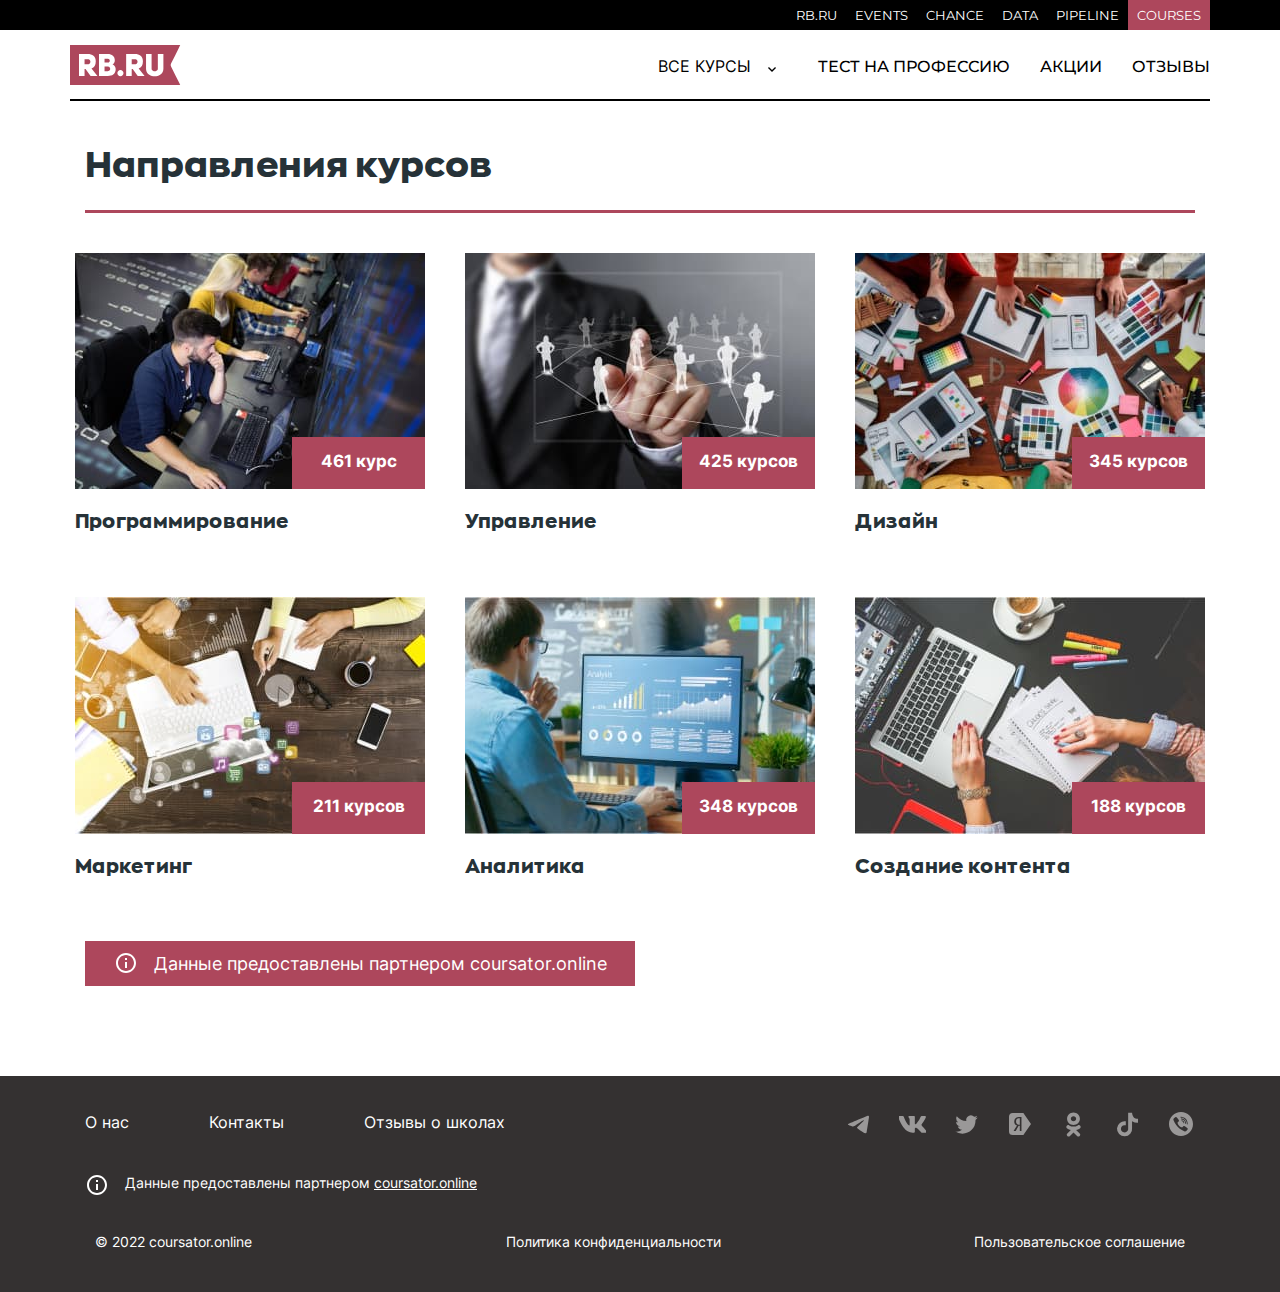
<file: index.html>
<!DOCTYPE html>
<html lang="ru">

<head>
    <meta charset="UTF-8">
    <meta http-equiv="X-UA-Compatible" content="IE=edge">
    <meta name="viewport" content="width=device-width, initial-scale=1.0">
    <title>RB</title>
    <link rel="stylesheet" href="css/style.css">
    <script src="https://ajax.googleapis.com/ajax/libs/jquery/2.2.0/jquery.min.js"></script>
</head>

<body>
    <header class="header">
        <div class="header__wrapper">
            <div class="header__top">
                <ul class="header__top-list">
                    <li class="header__top-item">
                        <a class="header__top-link" href="">RB.RU</a>
                    </li>
                    <li class="header__top-item">
                        <a class="header__top-link" href="">EVENTS</a>
                    </li>
                    <li class="header__top-item">
                        <a class="header__top-link" href="">CHANCE</a>
                    </li>
                    <li class="header__top-item">
                        <a class="header__top-link" href="">data</a>
                    </li>
                    <li class="header__top-item">
                        <a class="header__top-link" href="">PIPELINE</a>
                    </li>
                    <li class="header__top-item header__top-item-active">
                        <a class="header__top-link" href="">courses</a>
                    </li>
                </ul>
            </div>
            <div class="heading">
                <div class="logo">
                    <a href="#">
                        <img src="images/logo.svg" alt="logo">
                    </a>
                </div>
                <nav class="menu" id="menuBox">
                    <div class="heading__links">
                        <a class="heading__links-link" href="">Тест на профессию</a>
                        <a class="heading__links-link" href="">Акции</a>
                        <a class="heading__links-link" href="">Отзывы</a>
                    </div>
                    <div class="heading__button">
                        <div class="heading__button-head">
                            <button onclick="allFunction()" class="heading__button-head dropbtn">Все курсы
                                <img class="arrow" src="images/arrow.svg" alt="arrow">
                            </button>
                        </div>
                        <div id="myDropdown" class="dropdown-content">
                            <div class="dropdown-content__left" id="dropdownContentL">
                                <button onclick="listFunction()"
                                    class="dropdown-content__btn dropdown-content__btn-active">
                                    Программирование
                                    <svg class="dropdown-content__btn-icon" width="9" height="14" viewBox="0 0 9 14"
                                        xmlns="http://www.w3.org/2000/svg">
                                        <path
                                            d="M0.986084 12.355L5.9394 7L0.986084 1.645L2.51101 -1.19209e-07L9.00007 7L2.51101 14L0.986084 12.355Z" />
                                    </svg>
                                </button>
                                <button class="dropdown-content__btn">
                                    Управление
                                    <svg class="dropdown-content__btn-icon" width="9" height="14" viewBox="0 0 9 14"
                                        fill="none" xmlns="http://www.w3.org/2000/svg">
                                        <path
                                            d="M0.986084 12.355L5.9394 7L0.986084 1.645L2.51101 -1.19209e-07L9.00007 7L2.51101 14L0.986084 12.355Z" />
                                    </svg>
                                </button>
                                <button class="dropdown-content__btn">
                                    Дизайн
                                    <svg class="dropdown-content__btn-icon" width="9" height="14" viewBox="0 0 9 14"
                                        fill="none" xmlns="http://www.w3.org/2000/svg">
                                        <path
                                            d="M0.986084 12.355L5.9394 7L0.986084 1.645L2.51101 -1.19209e-07L9.00007 7L2.51101 14L0.986084 12.355Z" />
                                    </svg>
                                </button>
                                <button class="dropdown-content__btn">
                                    Маркетинг
                                    <svg class="dropdown-content__btn-icon" width="9" height="14" viewBox="0 0 9 14"
                                        fill="none" xmlns="http://www.w3.org/2000/svg">
                                        <path
                                            d="M0.986084 12.355L5.9394 7L0.986084 1.645L2.51101 -1.19209e-07L9.00007 7L2.51101 14L0.986084 12.355Z" />
                                    </svg>
                                </button>
                                <button class="dropdown-content__btn">
                                    Аналитика
                                    <svg class="dropdown-content__btn-icon" width="9" height="14" viewBox="0 0 9 14"
                                        fill="none" xmlns="http://www.w3.org/2000/svg">
                                        <path
                                            d="M0.986084 12.355L5.9394 7L0.986084 1.645L2.51101 -1.19209e-07L9.00007 7L2.51101 14L0.986084 12.355Z" />
                                    </svg>
                                </button>
                                <button class="dropdown-content__btn">
                                    Создание контента
                                    <svg class="dropdown-content__btn-icon" width="9" height="14" viewBox="0 0 9 14"
                                        fill="none" xmlns="http://www.w3.org/2000/svg">
                                        <path
                                            d="M0.986084 12.355L5.9394 7L0.986084 1.645L2.51101 -1.19209e-07L9.00007 7L2.51101 14L0.986084 12.355Z" />
                                    </svg>
                                </button>
                            </div>
                            <div class="dropdown-content__right" id="dropdownContentR">
                                <button class="dropdown-content-right-back" onclick="backDropdownContent()">
                                    <img class="dropdown-content-right-back-icon" src="images/arrow-back.svg"
                                        alt="back">
                                    <span class="dropdown-content-right-back-text">Назад</span>
                                </button>
                                <div class="dropdown-content-right-inner">
                                    <a href="" class="dropdown-content-link">Все курсы по программированию</a>
                                    <a href="" class="dropdown-content-link">Web-разработка</a>
                                    <a href="" class="dropdown-content-link">Python-разработка</a>
                                    <a href="" class="dropdown-content-link">JavaScript-разработка</a>
                                    <a href="" class="dropdown-content-link">Мобильная разработка</a>
                                    <a href="" class="dropdown-content-link">Frontend-разработка</a>
                                    <a href="" class="dropdown-content-link"> Системное администрирование</a>
                                    <a href="" class="dropdown-content-link">Разработка игр</a>
                                    <a href="" class="dropdown-content-link">Java-разработка</a>
                                    <a href="" class="dropdown-content-link">Верстка на HTML/CSS</a>
                                    <a href="" class="dropdown-content-link">PHP-разработка</a>
                                    <a href="" class="dropdown-content-link">QA-тестирование</a>
                                    <a href="" class="dropdown-content-link">Android-разработка</a>
                                    <a href="" class="dropdown-content-link">IOS-разработка</a>
                                    <a href="" class="dropdown-content-link">Разработка игр на Unity</a>
                                    <a href="" class="dropdown-content-link">Фреймворк ReactJS</a>
                                    <a href="" class="dropdown-content-link">DevOps</a>
                                    <a href="" class="dropdown-content-link">Разработка на C#</a>
                                    <a href="" class="dropdown-content-link">Информационная безопасность</a>
                                    <a href="" class="dropdown-content-link">Разработка игр на Unreal Engine</a>
                                    <a href="" class="dropdown-content-link">Фреймворк Django</a>
                                    <a href="" class="dropdown-content-link">Фреймворк Spring</a>
                                </div>
                            </div>
                        </div>
                    </div>
                </nav>
                <button onclick="menuFunction()" class="hamburger-menu" id="hamburgerMenu">
                    <span></span>
                    <span></span>
                    <span></span>
                </button>
            </div>
        </div>
    </header>
    <main class="main">
        <div class="container">
            <h1 class="title">
                Направления курсов
            </h1>
            <div class="categories">
                <div class="categories__item">
                    <a href="#" class="categories__link">
                        <div class="categories__wrapper">
                            <img class="categories__image" src="images/directions1.jpg" alt="Программирование">
                            <div class="categories__count">461 курс</div>
                        </div>
                        <span class="categories__name">Программирование</span>
                    </a>
                </div>
                <div class="categories__item">
                    <a href="" class="categories__link">
                        <div class="categories__wrapper">
                            <img class="categories__image" src="images/directions2.jpg" alt="Управление">
                            <div class="categories__count">425 курсов</div>
                        </div>
                        <span href="" class="categories__name">Управление</span>
                    </a>

                </div>
                <div class="categories__item">
                    <a href="" class="categories__link">
                        <div class="categories__wrapper">
                            <img class="categories__image" src="images/directions3.jpg" alt="Дизайн">
                            <div class="categories__count">345 курсов</div>
                        </div>
                        <span href="" class="categories__name">Дизайн</span>
                    </a>
                </div>
                <div class="categories__item">
                    <a href="" class="categories__link">
                        <div class="categories__wrapper">
                            <img class="categories__image" src="images/directions4.jpg" alt="Маркетинг">
                            <div class="categories__count">211 курсов</div>
                        </div>
                        <span href="" class="categories__name">Маркетинг</span>
                    </a>
                </div>
                <div class="categories__item">
                    <a href="" class="categories__link">
                        <div class="categories__wrapper">
                            <img class="categories__image" src="images/directions5.jpg" alt="Аналитика">
                            <div class="categories__count">348 курсов</div>
                        </div>
                        <span href="" class="categories__name">Аналитика</span>
                    </a>
                </div>
                <div class="categories__item">
                    <a href="" class="categories__link">
                        <div class="categories__wrapper">
                            <img class="categories__image" src="images/directions6.jpg" alt="Создание контента">
                            <div class="categories__count">188 курсов</div>
                        </div>
                        <span href="" class="categories__name">Создание контента</span>
                    </a>

                </div>
            </div>
            <div class="caption">
                <p class="caption__text">
                    Данные предоставлены партнером
                    <a href="https://coursator.online/">coursator.online</a>
                </p>
            </div>
        </div>
    </main>
    <footer class="footer">
        <div class="container">
            <div class="footer__top">
                <ul class="footer__menu">
                    <li class="footer__menu-item">
                        <a class="footer__menu-link" href="#">О наc</a>
                    </li>
                    <li class="footer__menu-item">
                        <a class="footer__menu-link" href="#">Контакты</a>
                    </li>
                    <li class="footer__menu-item">
                        <a class="footer__menu-link" href="#"> Отзывы о школах</a>
                    </li>
                </ul>
                <ul class="footer__social">
                    <li class="footer__menu-item">
                        <a href="" class="footer__social-item telegram"></a>
                    </li>
                    <li class="footer__menu-item">
                        <a href="" class="footer__social-item vkontakte"></a>
                    </li>
                    <li class="footer__menu-item">
                        <a href="" class="footer__social-item twitter">
                        </a>
                    </li>
                    <li class="footer__menu-item">
                        <a href="" class="footer__social-item yandex"></a>
                    </li>
                    <li class="footer__menu-item">
                        <a href="" class="footer__social-item odnoklassniki"></a>
                    </li>
                    <li class="footer__menu-item">
                        <a href="" class="footer__social-item tiktok"> </a>
                    </li>
                    <li class="footer__menu-item">
                        <a href="" class="footer__social-item viber"> </a>
                    </li>
                </ul>
            </div>
            <div class="footer__caption">
                <p class="footer__caption-text">
                    Данные предоставлены партнером
                    <a class="caption__link" href="https://coursator.online/">coursator.online</a>
                </p>
            </div>
            <div class="footer__bottom">
                <div class="footer__copyright">© 2022 coursator.online</div>
                <a class="footer__text" href="">Политика конфиденциальности</a>
                <a class="footer__text" href="">Пользовательское соглашение</a>

            </div>
        </div>
    </footer>
    <script src="js/main.min.js"></script>
</body>

</html>
</file>
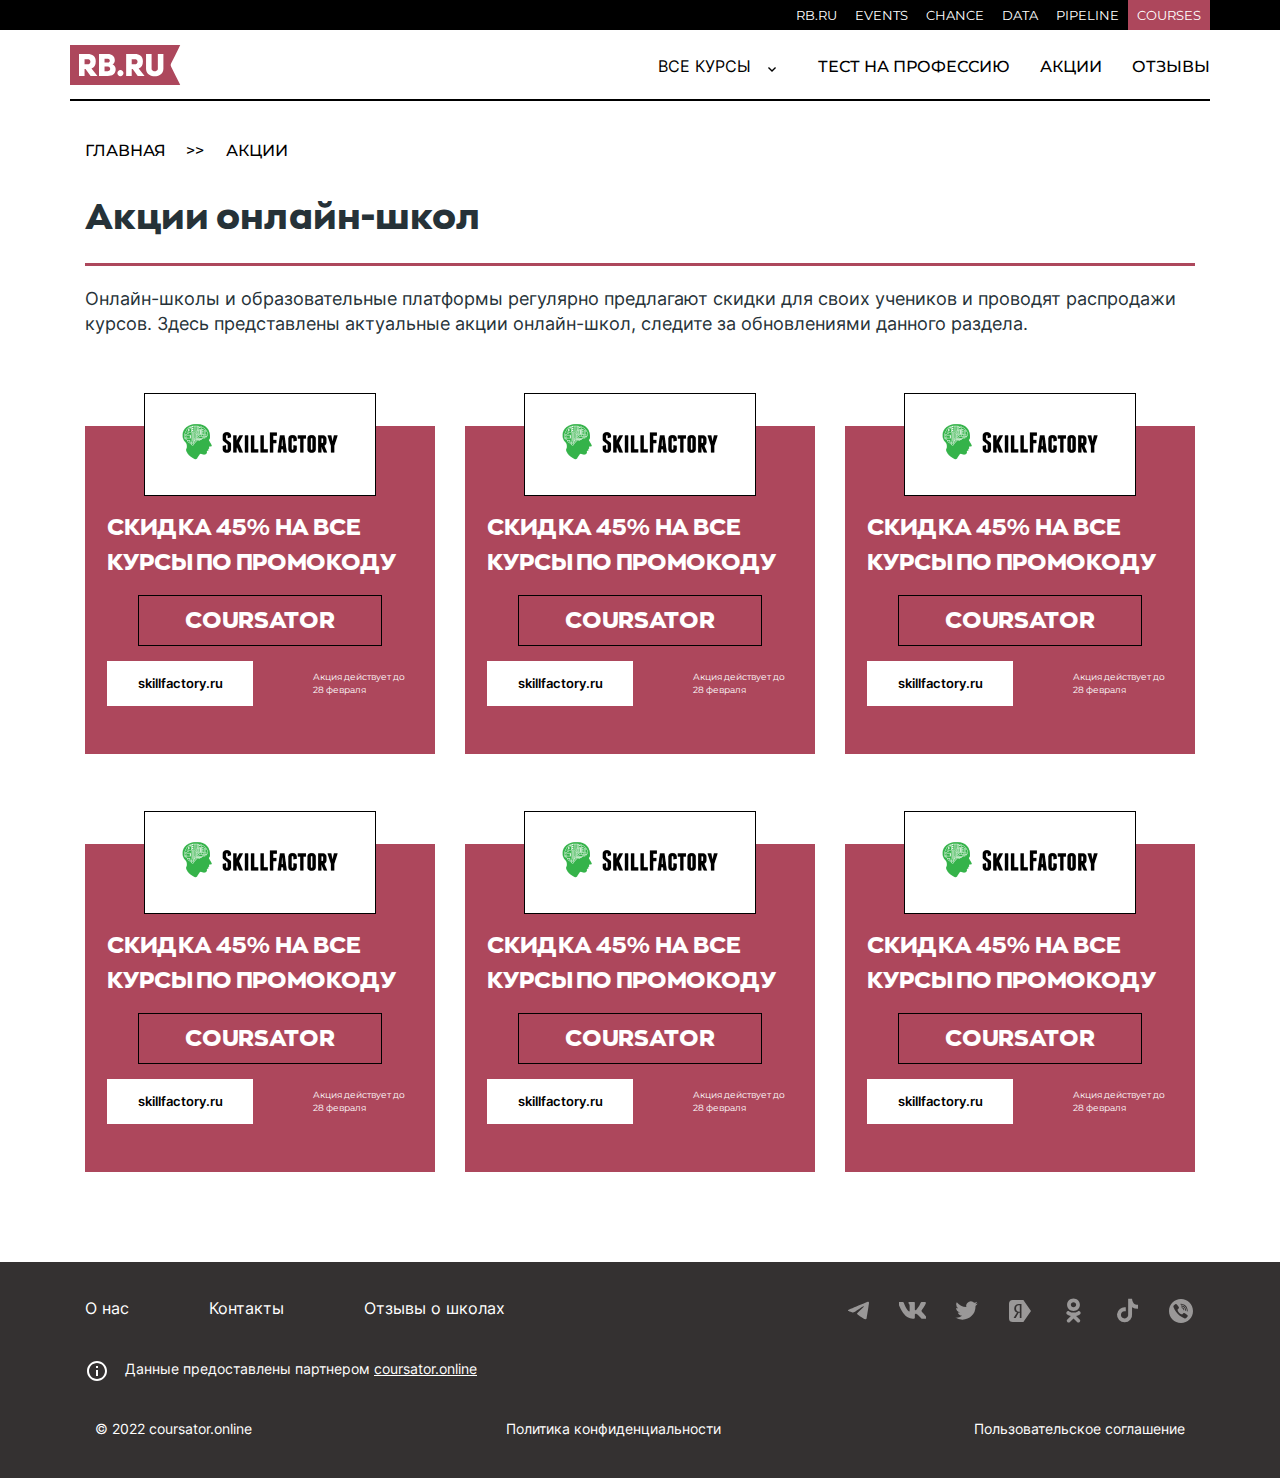
<file: action.html>
<!DOCTYPE html>
<html lang="en">

<head>
    <meta charset="UTF-8">
    <meta http-equiv="X-UA-Compatible" content="IE=edge">
    <meta name="viewport" content="width=device-width, initial-scale=1.0">
    <title>RB-action</title>
    <link rel="stylesheet" href="css/style.css">
</head>

<body>
    <header class="header">
        <div class="header__wrapper">
            <div class="header__top">
                <ul class="header__top-list">
                    <li class="header__top-item">
                        <a class="header__top-link" href="">RB.RU</a>
                    </li>
                    <li class="header__top-item">
                        <a class="header__top-link" href="">EVENTS</a>
                    </li>
                    <li class="header__top-item">
                        <a class="header__top-link" href="">CHANCE</a>
                    </li>
                    <li class="header__top-item">
                        <a class="header__top-link" href="">data</a>
                    </li>
                    <li class="header__top-item">
                        <a class="header__top-link" href="">PIPELINE</a>
                    </li>
                    <li class="header__top-item header__top-item-active">
                        <a class="header__top-link" href="">courses</a>
                    </li>
                </ul>
            </div>
            <div class="heading">
                <div class="logo">
                    <a href="#">
                        <img src="images/logo.svg" alt="logo">
                    </a>
                </div>
                <nav class="menu" id="menuBox">
                    <div class="heading__links">
                        <a class="heading__links-link" href="">Тест на профессию</a>
                        <a class="heading__links-link" href="">Акции</a>
                        <a class="heading__links-link" href="">Отзывы</a>
                    </div>
                    <div class="heading__button">
                        <div class="heading__button-head">
                            <button onclick="allFunction()" class="heading__button-head dropbtn">Все курсы
                                <img class="arrow" src="images/arrow.svg" alt="arrow">
                            </button>
                        </div>
                        <div id="myDropdown" class="dropdown-content">
                            <div class="dropdown-content__left" id="dropdownContentL">
                                <button onclick="listFunction()"
                                    class="dropdown-content__btn dropdown-content__btn-active">
                                    Программирование
                                    <svg class="dropdown-content__btn-icon" width="9" height="14" viewBox="0 0 9 14"
                                        xmlns="http://www.w3.org/2000/svg">
                                        <path
                                            d="M0.986084 12.355L5.9394 7L0.986084 1.645L2.51101 -1.19209e-07L9.00007 7L2.51101 14L0.986084 12.355Z" />
                                    </svg>
                                </button>
                                <button class="dropdown-content__btn">
                                    Управление
                                    <svg class="dropdown-content__btn-icon" width="9" height="14" viewBox="0 0 9 14"
                                        fill="none" xmlns="http://www.w3.org/2000/svg">
                                        <path
                                            d="M0.986084 12.355L5.9394 7L0.986084 1.645L2.51101 -1.19209e-07L9.00007 7L2.51101 14L0.986084 12.355Z" />
                                    </svg>
                                </button>
                                <button class="dropdown-content__btn">
                                    Дизайн
                                    <svg class="dropdown-content__btn-icon" width="9" height="14" viewBox="0 0 9 14"
                                        fill="none" xmlns="http://www.w3.org/2000/svg">
                                        <path
                                            d="M0.986084 12.355L5.9394 7L0.986084 1.645L2.51101 -1.19209e-07L9.00007 7L2.51101 14L0.986084 12.355Z" />
                                    </svg>
                                </button>
                                <button class="dropdown-content__btn">
                                    Маркетинг
                                    <svg class="dropdown-content__btn-icon" width="9" height="14" viewBox="0 0 9 14"
                                        fill="none" xmlns="http://www.w3.org/2000/svg">
                                        <path
                                            d="M0.986084 12.355L5.9394 7L0.986084 1.645L2.51101 -1.19209e-07L9.00007 7L2.51101 14L0.986084 12.355Z" />
                                    </svg>
                                </button>
                                <button class="dropdown-content__btn">
                                    Аналитика
                                    <svg class="dropdown-content__btn-icon" width="9" height="14" viewBox="0 0 9 14"
                                        fill="none" xmlns="http://www.w3.org/2000/svg">
                                        <path
                                            d="M0.986084 12.355L5.9394 7L0.986084 1.645L2.51101 -1.19209e-07L9.00007 7L2.51101 14L0.986084 12.355Z" />
                                    </svg>
                                </button>
                                <button class="dropdown-content__btn">
                                    Создание контента
                                    <svg class="dropdown-content__btn-icon" width="9" height="14" viewBox="0 0 9 14"
                                        fill="none" xmlns="http://www.w3.org/2000/svg">
                                        <path
                                            d="M0.986084 12.355L5.9394 7L0.986084 1.645L2.51101 -1.19209e-07L9.00007 7L2.51101 14L0.986084 12.355Z" />
                                    </svg>
                                </button>
                            </div>
                            <div class="dropdown-content__right" id="dropdownContentR">
                                <button class="dropdown-content-right-back" onclick="backDropdownContent()">
                                    <img class="dropdown-content-right-back-icon" src="images/arrow-back.svg"
                                        alt="back">
                                    <span class="dropdown-content-right-back-text">Назад</span>
                                </button>
                                <div class="dropdown-content-right-inner">
                                    <a href="" class="dropdown-content-link">Все курсы по программированию</a>
                                    <a href="" class="dropdown-content-link">Web-разработка</a>
                                    <a href="" class="dropdown-content-link">Python-разработка</a>
                                    <a href="" class="dropdown-content-link">JavaScript-разработка</a>
                                    <a href="" class="dropdown-content-link">Мобильная разработка</a>
                                    <a href="" class="dropdown-content-link">Frontend-разработка</a>
                                    <a href="" class="dropdown-content-link"> Системное администрирование</a>
                                    <a href="" class="dropdown-content-link">Разработка игр</a>
                                    <a href="" class="dropdown-content-link">Java-разработка</a>
                                    <a href="" class="dropdown-content-link">Верстка на HTML/CSS</a>
                                    <a href="" class="dropdown-content-link">PHP-разработка</a>
                                    <a href="" class="dropdown-content-link">QA-тестирование</a>
                                    <a href="" class="dropdown-content-link">Android-разработка</a>
                                    <a href="" class="dropdown-content-link">IOS-разработка</a>
                                    <a href="" class="dropdown-content-link">Разработка игр на Unity</a>
                                    <a href="" class="dropdown-content-link">Фреймворк ReactJS</a>
                                    <a href="" class="dropdown-content-link">DevOps</a>
                                    <a href="" class="dropdown-content-link">Разработка на C#</a>
                                    <a href="" class="dropdown-content-link">Информационная безопасность</a>
                                    <a href="" class="dropdown-content-link">Разработка игр на Unreal Engine</a>
                                    <a href="" class="dropdown-content-link">Фреймворк Django</a>
                                    <a href="" class="dropdown-content-link">Фреймворк Spring</a>
                                </div>
                            </div>
                        </div>
                    </div>
                </nav>
                <button onclick="menuFunction()" class="hamburger-menu" id="hamburgerMenu">
                    <span></span>
                    <span></span>
                    <span></span>
                </button>
            </div>
        </div>
    </header>
    <main class="action">
        <section class="breadcrumb">
            <div class="container">
                <ul class="breadcrumb__list">
                    <li class="breadcrumb__list-item">
                        <a class="breadcrumb__list-link" href="#">Главная</a>
                    </li>
                    <li class="breadcrumb__list-item">
                        <a class="breadcrumb__list-link" href="#">Акции</a>
                    </li>
                </ul>
            </div>
        </section>
        <div class="container">
            <h1 class="title">
                Акции онлайн-школ
            </h1>
            <p class="inner__text">
                Онлайн-школы и образовательные платформы регулярно предлагают
                скидки для своих учеников и проводят распродажи курсов.
                Здесь представлены актуальные акции онлайн-школ, следите за обновлениями данного раздела.
            </p>
            <div class="action__cards">

                <div class="action__card">
                    <div class="action__card-logo-wrapper">
                        <div class="action__card-logo">
                            <a href="#">
                                <img src="images/card-logo.png" alt="card-logo">
                            </a>
                        </div>
                    </div>
                    <div class="action__card-inner">
                        <div class="action__card-title">
                            СКИДКА 45% НА ВСЕ КУРСЫ ПО ПРОМОКОДУ
                        </div>
                        <div class="action__card-coursator">COURSATOR</div>
                        <div class="action__card-bottom">
                            <a class="action__card-link" href="">skillfactory.ru</a>
                            <span class="action__card-text">Акция действует до 28 февраля</span>
                        </div>
                    </div>
                </div>
                <div class="action__card">
                    <div class="action__card-logo-wrapper">
                        <div class="action__card-logo">
                            <a href="#">
                                <img src="images/card-logo.png" alt="card-logo">
                            </a>
                        </div>
                    </div>
                    <div class="action__card-inner">
                        <div class="action__card-title">
                            СКИДКА 45% НА ВСЕ КУРСЫ ПО ПРОМОКОДУ
                        </div>
                        <div class="action__card-coursator">COURSATOR</div>
                        <div class="action__card-bottom">
                            <a class="action__card-link" href="">skillfactory.ru</a>
                            <span class="action__card-text">Акция действует до 28 февраля</span>
                        </div>
                    </div>
                </div>
                <div class="action__card">
                    <div class="action__card-logo-wrapper">
                        <div class="action__card-logo">
                            <a href="#">
                                <img src="images/card-logo.png" alt="card-logo">
                            </a>
                        </div>
                    </div>
                    <div class="action__card-inner">
                        <div class="action__card-title">
                            СКИДКА 45% НА ВСЕ КУРСЫ ПО ПРОМОКОДУ
                        </div>
                        <div class="action__card-coursator">COURSATOR</div>
                        <div class="action__card-bottom">
                            <a class="action__card-link" href="">skillfactory.ru</a>
                            <span class="action__card-text">Акция действует до 28 февраля</span>
                        </div>
                    </div>
                </div>
                <div class="action__card">
                    <div class="action__card-logo-wrapper">
                        <div class="action__card-logo">
                            <a href="#">
                                <img src="images/card-logo.png" alt="card-logo">
                            </a>
                        </div>
                    </div>
                    <div class="action__card-inner">
                        <div class="action__card-title">
                            СКИДКА 45% НА ВСЕ КУРСЫ ПО ПРОМОКОДУ
                        </div>
                        <div class="action__card-coursator">COURSATOR</div>
                        <div class="action__card-bottom">
                            <a class="action__card-link" href="">skillfactory.ru</a>
                            <span class="action__card-text">Акция действует до 28 февраля</span>
                        </div>
                    </div>
                </div>
                <div class="action__card">
                    <div class="action__card-logo-wrapper">
                        <div class="action__card-logo">
                            <a href="#">
                                <img src="images/card-logo.png" alt="card-logo">
                            </a>
                        </div>
                    </div>
                    <div class="action__card-inner">
                        <div class="action__card-title">
                            СКИДКА 45% НА ВСЕ КУРСЫ ПО ПРОМОКОДУ
                        </div>
                        <div class="action__card-coursator">COURSATOR</div>
                        <div class="action__card-bottom">
                            <a class="action__card-link" href="">skillfactory.ru</a>
                            <span class="action__card-text">Акция действует до 28 февраля</span>
                        </div>
                    </div>
                </div>
                <div class="action__card">
                    <div class="action__card-logo-wrapper">
                        <div class="action__card-logo">
                            <a href="#">
                                <img src="images/card-logo.png" alt="card-logo">
                            </a>
                        </div>
                    </div>
                    <div class="action__card-inner">
                        <div class="action__card-title">
                            СКИДКА 45% НА ВСЕ КУРСЫ ПО ПРОМОКОДУ
                        </div>
                        <div class="action__card-coursator">COURSATOR</div>
                        <div class="action__card-bottom">
                            <a class="action__card-link" href="">skillfactory.ru</a>
                            <span class="action__card-text">Акция действует до 28 февраля</span>
                        </div>
                    </div>
                </div>


            </div>
        </div>
    </main>
    <footer class="footer">
        <div class="container">
            <div class="footer__top">
                <ul class="footer__menu">
                    <li class="footer__menu-item">
                        <a class="footer__menu-link" href="#">О наc</a>
                    </li>
                    <li class="footer__menu-item">
                        <a class="footer__menu-link" href="#">Контакты</a>
                    </li>
                    <li class="footer__menu-item">
                        <a class="footer__menu-link" href="#"> Отзывы о школах</a>
                    </li>
                </ul>
                <ul class="footer__social">
                    <li class="footer__menu-item">
                        <a href="" class="footer__social-item telegram"></a>
                    </li>
                    <li class="footer__menu-item">
                        <a href="" class="footer__social-item vkontakte"></a>
                    </li>
                    <li class="footer__menu-item">
                        <a href="" class="footer__social-item twitter">
                        </a>
                    </li>
                    <li class="footer__menu-item">
                        <a href="" class="footer__social-item yandex"></a>
                    </li>
                    <li class="footer__menu-item">
                        <a href="" class="footer__social-item odnoklassniki"></a>
                    </li>
                    <li class="footer__menu-item">
                        <a href="" class="footer__social-item tiktok"> </a>
                    </li>
                    <li class="footer__menu-item">
                        <a href="" class="footer__social-item viber"> </a>
                    </li>
                </ul>
            </div>
            <div class="footer__caption">
                <p class="footer__caption-text">
                    Данные предоставлены партнером
                    <a class="caption__link" href="https://coursator.online/">coursator.online</a>
                </p>
            </div>
            <div class="footer__bottom">
                <div class="footer__copyright">© 2022 coursator.online</div>
                <a class="footer__text" href="">Политика конфиденциальности</a>
                <a class="footer__text" href="">Пользовательское соглашение</a>

            </div>
        </div>
    </footer>
    <script src="js/main.min.js"></script>
</body>

</html>
</file>
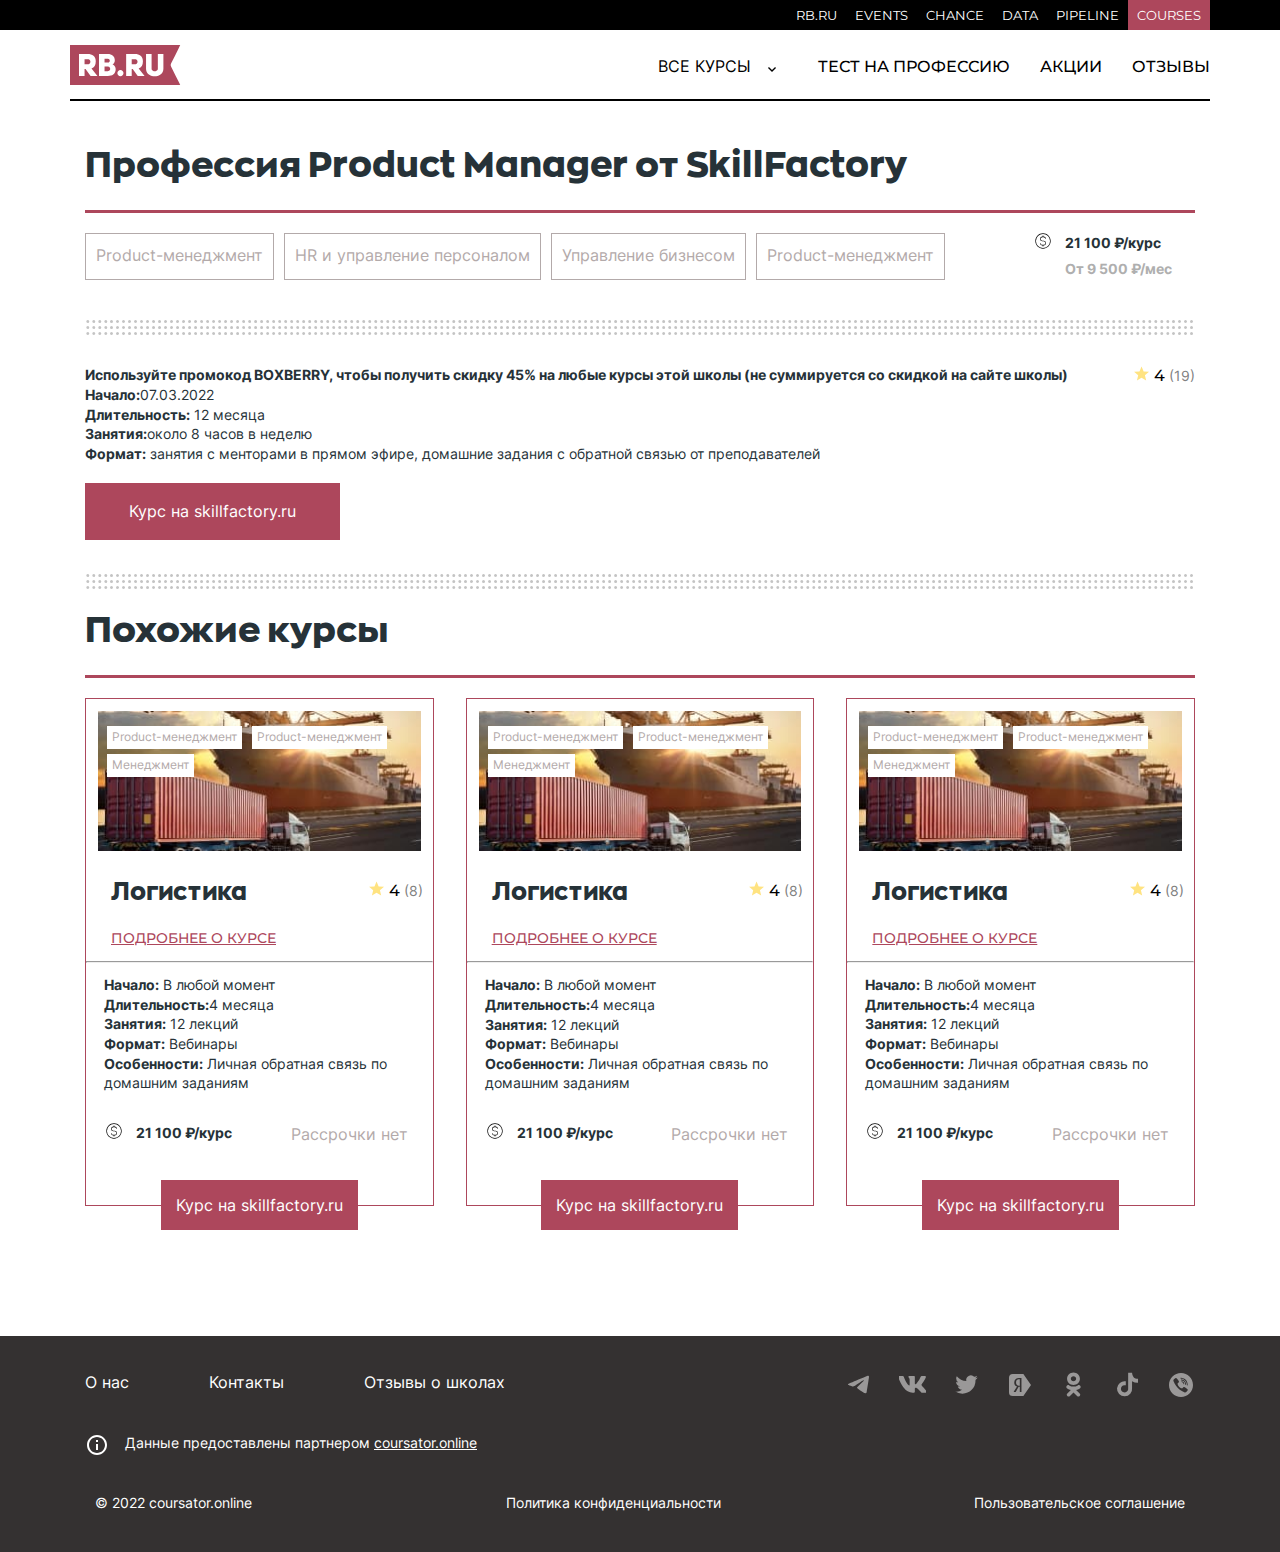
<file: coursesPage.html>
<!DOCTYPE html>
<html lang="ru">

<head>
    <meta charset="UTF-8">
    <meta http-equiv="X-UA-Compatible" content="IE=edge">
    <meta name="viewport" content="width=device-width, initial-scale=1.0">
    <title>RB-coursesPage</title>
    <link rel="stylesheet" href="css/style.css">
</head>

<body>
    <header class="header">
        <div class="header__wrapper">
            <div class="header__top">
                <ul class="header__top-list">
                    <li class="header__top-item">
                        <a class="header__top-link" href="">RB.RU</a>
                    </li>
                    <li class="header__top-item">
                        <a class="header__top-link" href="">EVENTS</a>
                    </li>
                    <li class="header__top-item">
                        <a class="header__top-link" href="">CHANCE</a>
                    </li>
                    <li class="header__top-item">
                        <a class="header__top-link" href="">data</a>
                    </li>
                    <li class="header__top-item">
                        <a class="header__top-link" href="">PIPELINE</a>
                    </li>
                    <li class="header__top-item header__top-item-active">
                        <a class="header__top-link" href="">courses</a>
                    </li>
                </ul>
            </div>
            <div class="heading">
                <div class="logo">
                    <a href="#">
                        <img src="images/logo.svg" alt="logo">
                    </a>
                </div>
                <nav class="menu" id="menuBox">
                    <div class="heading__links">
                        <a class="heading__links-link" href="">Тест на профессию</a>
                        <a class="heading__links-link" href="">Акции</a>
                        <a class="heading__links-link" href="">Отзывы</a>
                    </div>
                    <div class="heading__button">
                        <div class="heading__button-head">
                            <button onclick="allFunction()" class="heading__button-head dropbtn">Все курсы
                                <img class="arrow" src="images/arrow.svg" alt="arrow">
                            </button>
                        </div>
                        <div id="myDropdown" class="dropdown-content">
                            <div class="dropdown-content__left" id="dropdownContentL">
                                <button onclick="listFunction()"
                                    class="dropdown-content__btn dropdown-content__btn-active">
                                    Программирование
                                    <svg class="dropdown-content__btn-icon" width="9" height="14" viewBox="0 0 9 14"
                                        xmlns="http://www.w3.org/2000/svg">
                                        <path
                                            d="M0.986084 12.355L5.9394 7L0.986084 1.645L2.51101 -1.19209e-07L9.00007 7L2.51101 14L0.986084 12.355Z" />
                                    </svg>
                                </button>
                                <button class="dropdown-content__btn">
                                    Управление
                                    <svg class="dropdown-content__btn-icon" width="9" height="14" viewBox="0 0 9 14"
                                        fill="none" xmlns="http://www.w3.org/2000/svg">
                                        <path
                                            d="M0.986084 12.355L5.9394 7L0.986084 1.645L2.51101 -1.19209e-07L9.00007 7L2.51101 14L0.986084 12.355Z" />
                                    </svg>
                                </button>
                                <button class="dropdown-content__btn">
                                    Дизайн
                                    <svg class="dropdown-content__btn-icon" width="9" height="14" viewBox="0 0 9 14"
                                        fill="none" xmlns="http://www.w3.org/2000/svg">
                                        <path
                                            d="M0.986084 12.355L5.9394 7L0.986084 1.645L2.51101 -1.19209e-07L9.00007 7L2.51101 14L0.986084 12.355Z" />
                                    </svg>
                                </button>
                                <button class="dropdown-content__btn">
                                    Маркетинг
                                    <svg class="dropdown-content__btn-icon" width="9" height="14" viewBox="0 0 9 14"
                                        fill="none" xmlns="http://www.w3.org/2000/svg">
                                        <path
                                            d="M0.986084 12.355L5.9394 7L0.986084 1.645L2.51101 -1.19209e-07L9.00007 7L2.51101 14L0.986084 12.355Z" />
                                    </svg>
                                </button>
                                <button class="dropdown-content__btn">
                                    Аналитика
                                    <svg class="dropdown-content__btn-icon" width="9" height="14" viewBox="0 0 9 14"
                                        fill="none" xmlns="http://www.w3.org/2000/svg">
                                        <path
                                            d="M0.986084 12.355L5.9394 7L0.986084 1.645L2.51101 -1.19209e-07L9.00007 7L2.51101 14L0.986084 12.355Z" />
                                    </svg>
                                </button>
                                <button class="dropdown-content__btn">
                                    Создание контента
                                    <svg class="dropdown-content__btn-icon" width="9" height="14" viewBox="0 0 9 14"
                                        fill="none" xmlns="http://www.w3.org/2000/svg">
                                        <path
                                            d="M0.986084 12.355L5.9394 7L0.986084 1.645L2.51101 -1.19209e-07L9.00007 7L2.51101 14L0.986084 12.355Z" />
                                    </svg>
                                </button>
                            </div>
                            <div class="dropdown-content__right" id="dropdownContentR">
                                <button class="dropdown-content-right-back" onclick="backDropdownContent()">
                                    <img class="dropdown-content-right-back-icon" src="images/arrow-back.svg"
                                        alt="back">
                                    <span class="dropdown-content-right-back-text">Назад</span>
                                </button>
                                <div class="dropdown-content-right-inner">
                                    <a href="" class="dropdown-content-link">Все курсы по программированию</a>
                                    <a href="" class="dropdown-content-link">Web-разработка</a>
                                    <a href="" class="dropdown-content-link">Python-разработка</a>
                                    <a href="" class="dropdown-content-link">JavaScript-разработка</a>
                                    <a href="" class="dropdown-content-link">Мобильная разработка</a>
                                    <a href="" class="dropdown-content-link">Frontend-разработка</a>
                                    <a href="" class="dropdown-content-link"> Системное администрирование</a>
                                    <a href="" class="dropdown-content-link">Разработка игр</a>
                                    <a href="" class="dropdown-content-link">Java-разработка</a>
                                    <a href="" class="dropdown-content-link">Верстка на HTML/CSS</a>
                                    <a href="" class="dropdown-content-link">PHP-разработка</a>
                                    <a href="" class="dropdown-content-link">QA-тестирование</a>
                                    <a href="" class="dropdown-content-link">Android-разработка</a>
                                    <a href="" class="dropdown-content-link">IOS-разработка</a>
                                    <a href="" class="dropdown-content-link">Разработка игр на Unity</a>
                                    <a href="" class="dropdown-content-link">Фреймворк ReactJS</a>
                                    <a href="" class="dropdown-content-link">DevOps</a>
                                    <a href="" class="dropdown-content-link">Разработка на C#</a>
                                    <a href="" class="dropdown-content-link">Информационная безопасность</a>
                                    <a href="" class="dropdown-content-link">Разработка игр на Unreal Engine</a>
                                    <a href="" class="dropdown-content-link">Фреймворк Django</a>
                                    <a href="" class="dropdown-content-link">Фреймворк Spring</a>
                                </div>
                            </div>
                        </div>
                    </div>
                </nav>
                <button onclick="menuFunction()" class="hamburger-menu" id="hamburgerMenu">
                    <span></span>
                    <span></span>
                    <span></span>
                </button>
            </div>
        </div>
    </header>
    <main class="main">
        <section class="page">
            <div class="container">
                <h1 class="title">
                    Профессия Product Manager от SkillFactory
                </h1>
                <div class="course__wrapper">
                    <div class="courses__links">
                        <a href="" class="courses__link">Product-менеджмент</a>
                        <a href="" class="courses__link">HR и управление персоналом</a>
                        <a href="" class="courses__link">Управление бизнесом</a>
                        <a href="" class="courses__link">Product-менеджмент</a>
                    </div>
                    <div class="course__box-wrapper">
                        <p class="content__box-price">21 100 ₽/курс</p>
                        <p class="content__box-rassrochka">От 9 500 ₽/мес</p>
                    </div>
                </div>
                <div class="test-block__wrapper">
                    <div class="text-block">
                        <div class="text-block__wrapper">
                            <div class="text-block__content">
                                <p class="text-block__point">
                                    <span>Используйте промокод BOXBERRY, чтобы получить скидку 45% на любые курсы этой
                                        школы
                                        (не суммируется со скидкой на сайте школы)
                                    </span>
                                </p>
                                <p class="text-block__point">
                                    <span>Начало:</span>07.03.2022
                                </p>
                                <p class="text-block__point">
                                    <span>Длительность:</span> 12 месяца
                                </p>
                                <p class="text-block__point">
                                    <span>Занятия:</span>около 8 часов в неделю
                                </p>
                                <p class="text-block__point">
                                    <span>Формат:</span> занятия с менторами в прямом эфире, домашние задания с обратной
                                    связью от преподавателей
                                </p>
                            </div>
                            <div class="content__box-top rating__box">
                                <img src="images/star.svg" alt="star">
                                <a class="content__box-rating" href="">4</a>
                                <a class="content__box-reviews" href="">(19)</a>
                            </div>
                        </div>
                        <a href="" class="text-block__link">Курс на skillfactory.ru</a>
                    </div>
                </div>

                <h2 class="title">
                    Похожие курсы
                </h2>
                <div class="course__content">

                    <div class="content__box">
                        <div class="content__box-head">
                            <img class="content__box-img" src="images/courses-box.jpg" alt="">
                            <div class="content__box-categories">
                                <a href="" class="content__box-category">Product-менеджмент</a>
                                <a href="" class="content__box-category">Product-менеджмент</a>
                                <a href="" class="content__box-category">Менеджмент</a>
                            </div>
                        </div>
                        <div class="content__box-heading">
                            <a href="" class="content__box-title">Логистика</a>
                            <div class="content__box-top">
                                <img src="images/star.svg" alt="star">
                                <a class="content__box-rating" href="">4</a>
                                <a class="content__box-reviews" href="">(8)</a>
                            </div>
                        </div>
                        <a class="content__box-more" href="">Подробнее о курсе</a>
                        <hr>
                        <div class="content__box-main">
                            <p class="content__box-text">
                                <span>Начало:</span> В любой момент
                            </p>
                            <p class="content__box-text">
                                <span>Длительность:</span>4 месяца
                            </p>
                            <p class="content__box-text">
                                <span>Занятия:</span> 12 лекций
                            </p>
                            <p class="content__box-text">
                                <span>Формат:</span> Вебинары
                            </p>
                            <p class="content__box-text">
                                <span>Особенности:</span> Личная обратная связь по домашним заданиям
                            </p>
                        </div>
                        <div class="content__box-wrapper">
                            <p class="content__box-price">21 100 ₽/курс</p>
                            <p class="content__box-rassrochka">Рассрочки нет</p>
                        </div>
                        <div class="content__box-btn">
                            <a href="" class="btn content__box-link">
                                Курс на skillfactory.ru
                            </a>
                        </div>
                    </div>
                    <div class="content__box">
                        <div class="content__box-head">
                            <img class="content__box-img" src="images/courses-box.jpg" alt="">
                            <div class="content__box-categories">
                                <a href="" class="content__box-category">Product-менеджмент</a>
                                <a href="" class="content__box-category">Product-менеджмент</a>
                                <a href="" class="content__box-category">Менеджмент</a>
                            </div>
                        </div>
                        <div class="content__box-heading">
                            <a href="" class="content__box-title">Логистика</a>
                            <div class="content__box-top">
                                <img src="images/star.svg" alt="star">
                                <a class="content__box-rating" href="">4</a>
                                <a class="content__box-reviews" href="">(8)</a>
                            </div>
                        </div>
                        <a class="content__box-more" href="">Подробнее о курсе</a>
                        <hr>
                        <div class="content__box-main">
                            <p class="content__box-text">
                                <span>Начало:</span> В любой момент
                            </p>
                            <p class="content__box-text">
                                <span>Длительность:</span>4 месяца
                            </p>
                            <p class="content__box-text">
                                <span>Занятия:</span> 12 лекций
                            </p>
                            <p class="content__box-text">
                                <span>Формат:</span> Вебинары
                            </p>
                            <p class="content__box-text">
                                <span>Особенности:</span> Личная обратная связь по домашним заданиям
                            </p>
                        </div>
                        <div class="content__box-wrapper">
                            <p class="content__box-price">21 100 ₽/курс</p>
                            <p class="content__box-rassrochka">Рассрочки нет</p>
                        </div>
                        <div class="content__box-btn">
                            <a href="" class="btn content__box-link">
                                Курс на skillfactory.ru
                            </a>
                        </div>
                    </div>
                    <div class="content__box">
                        <div class="content__box-head">
                            <img class="content__box-img" src="images/courses-box.jpg" alt="">
                            <div class="content__box-categories">
                                <a href="" class="content__box-category">Product-менеджмент</a>
                                <a href="" class="content__box-category">Product-менеджмент</a>
                                <a href="" class="content__box-category">Менеджмент</a>
                            </div>
                        </div>
                        <div class="content__box-heading">
                            <a href="" class="content__box-title">Логистика</a>
                            <div class="content__box-top">
                                <img src="images/star.svg" alt="star">
                                <a class="content__box-rating" href="">4</a>
                                <a class="content__box-reviews" href="">(8)</a>
                            </div>
                        </div>
                        <a class="content__box-more" href="">Подробнее о курсе</a>
                        <hr>
                        <div class="content__box-main">
                            <p class="content__box-text">
                                <span>Начало:</span> В любой момент
                            </p>
                            <p class="content__box-text">
                                <span>Длительность:</span>4 месяца
                            </p>
                            <p class="content__box-text">
                                <span>Занятия:</span> 12 лекций
                            </p>
                            <p class="content__box-text">
                                <span>Формат:</span> Вебинары
                            </p>
                            <p class="content__box-text">
                                <span>Особенности:</span> Личная обратная связь по домашним заданиям
                            </p>
                        </div>
                        <div class="content__box-wrapper">
                            <p class="content__box-price">21 100 ₽/курс</p>
                            <p class="content__box-rassrochka">Рассрочки нет</p>
                        </div>
                        <div class="content__box-btn">
                            <a href="" class="btn content__box-link">
                                Курс на skillfactory.ru
                            </a>
                        </div>
                    </div>

                </div>
            </div>
        </section>
    </main>
    <footer class="footer">
        <div class="container">
            <div class="footer__top">
                <ul class="footer__menu">
                    <li class="footer__menu-item">
                        <a class="footer__menu-link" href="#">О наc</a>
                    </li>
                    <li class="footer__menu-item">
                        <a class="footer__menu-link" href="#">Контакты</a>
                    </li>
                    <li class="footer__menu-item">
                        <a class="footer__menu-link" href="#"> Отзывы о школах</a>
                    </li>
                </ul>
                <ul class="footer__social">
                    <li class="footer__menu-item">
                        <a href="" class="footer__social-item telegram"></a>
                    </li>
                    <li class="footer__menu-item">
                        <a href="" class="footer__social-item vkontakte"></a>
                    </li>
                    <li class="footer__menu-item">
                        <a href="" class="footer__social-item twitter">
                        </a>
                    </li>
                    <li class="footer__menu-item">
                        <a href="" class="footer__social-item yandex"></a>
                    </li>
                    <li class="footer__menu-item">
                        <a href="" class="footer__social-item odnoklassniki"></a>
                    </li>
                    <li class="footer__menu-item">
                        <a href="" class="footer__social-item tiktok"> </a>
                    </li>
                    <li class="footer__menu-item">
                        <a href="" class="footer__social-item viber"> </a>
                    </li>
                </ul>
            </div>
            <div class="footer__caption">
                <p class="footer__caption-text">
                    Данные предоставлены партнером
                    <a class="caption__link" href="https://coursator.online/">coursator.online</a>
                </p>
            </div>
            <div class="footer__bottom">
                <div class="footer__copyright">© 2022 coursator.online</div>
                <a class="footer__text" href="">Политика конфиденциальности</a>
                <a class="footer__text" href="">Пользовательское соглашение</a>

            </div>
        </div>
    </footer>
    <script src="js/main.min.js"></script>
</body>

</html>
</file>
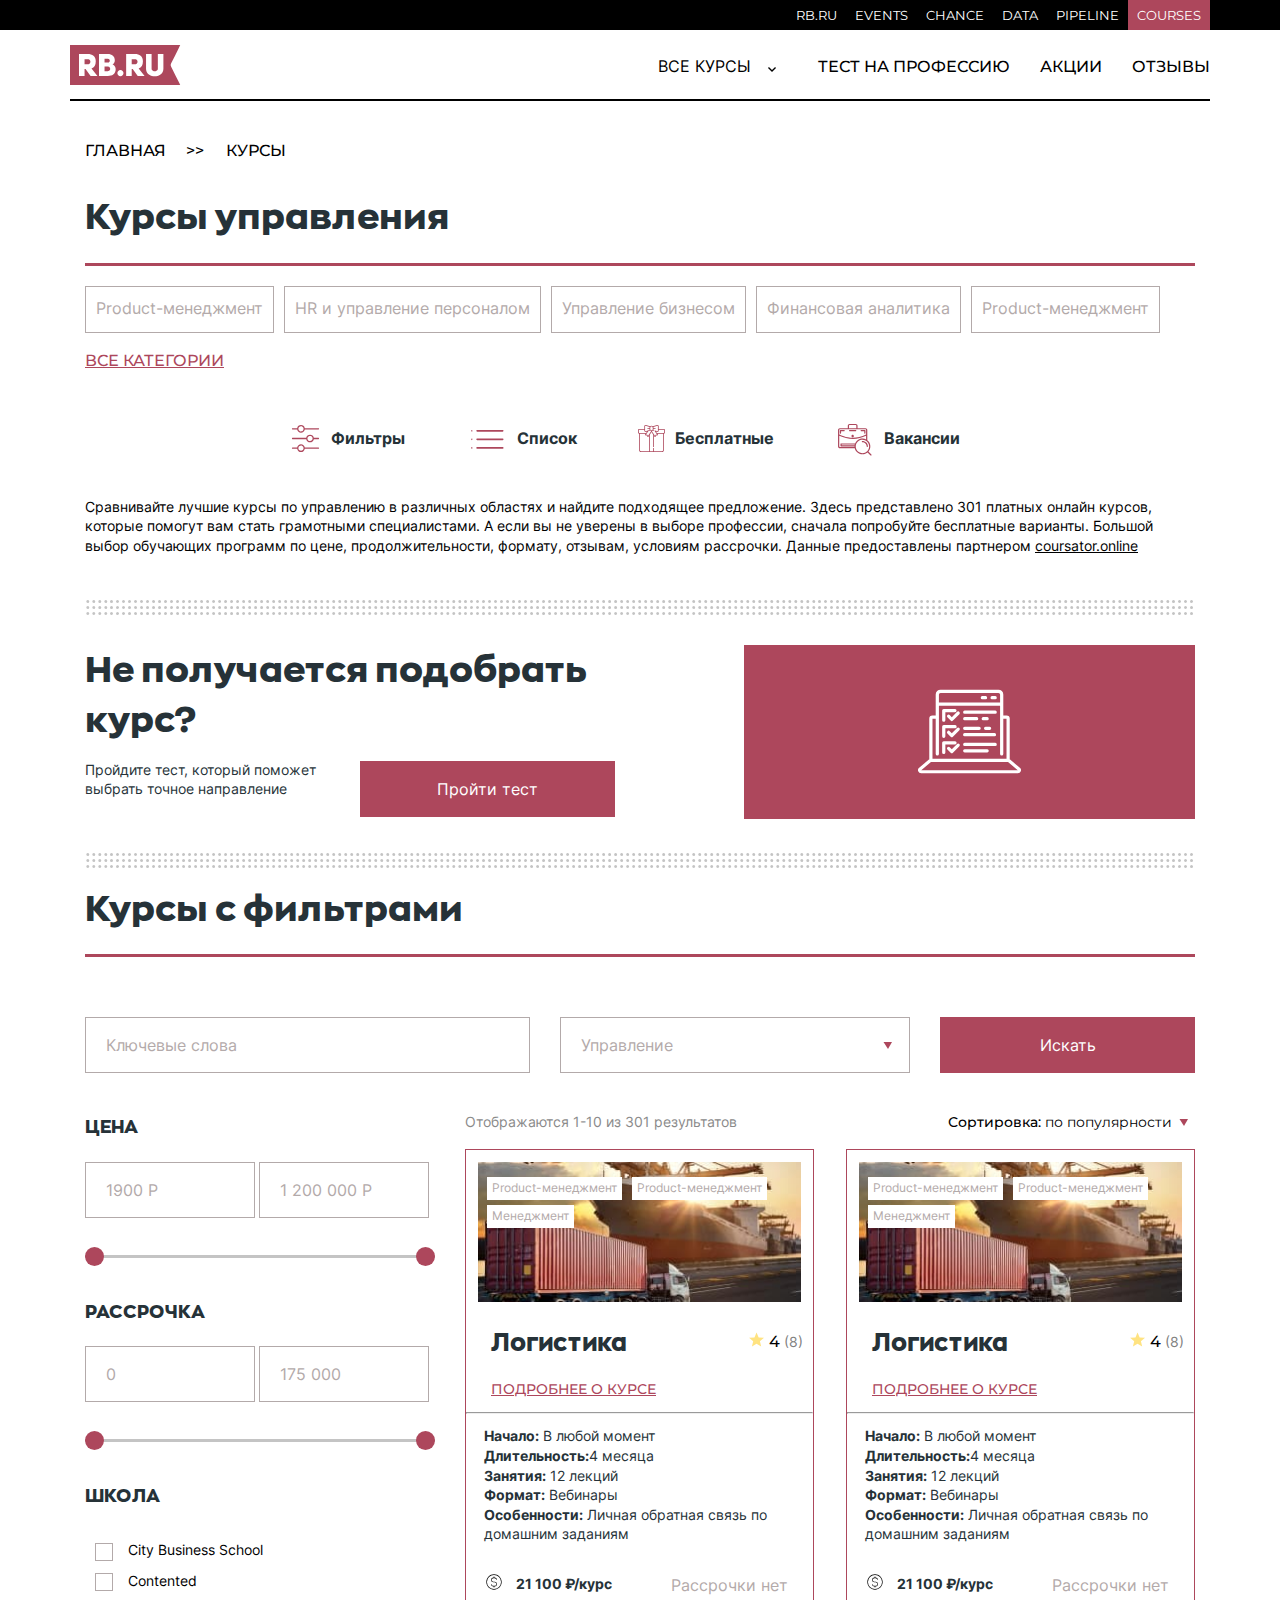
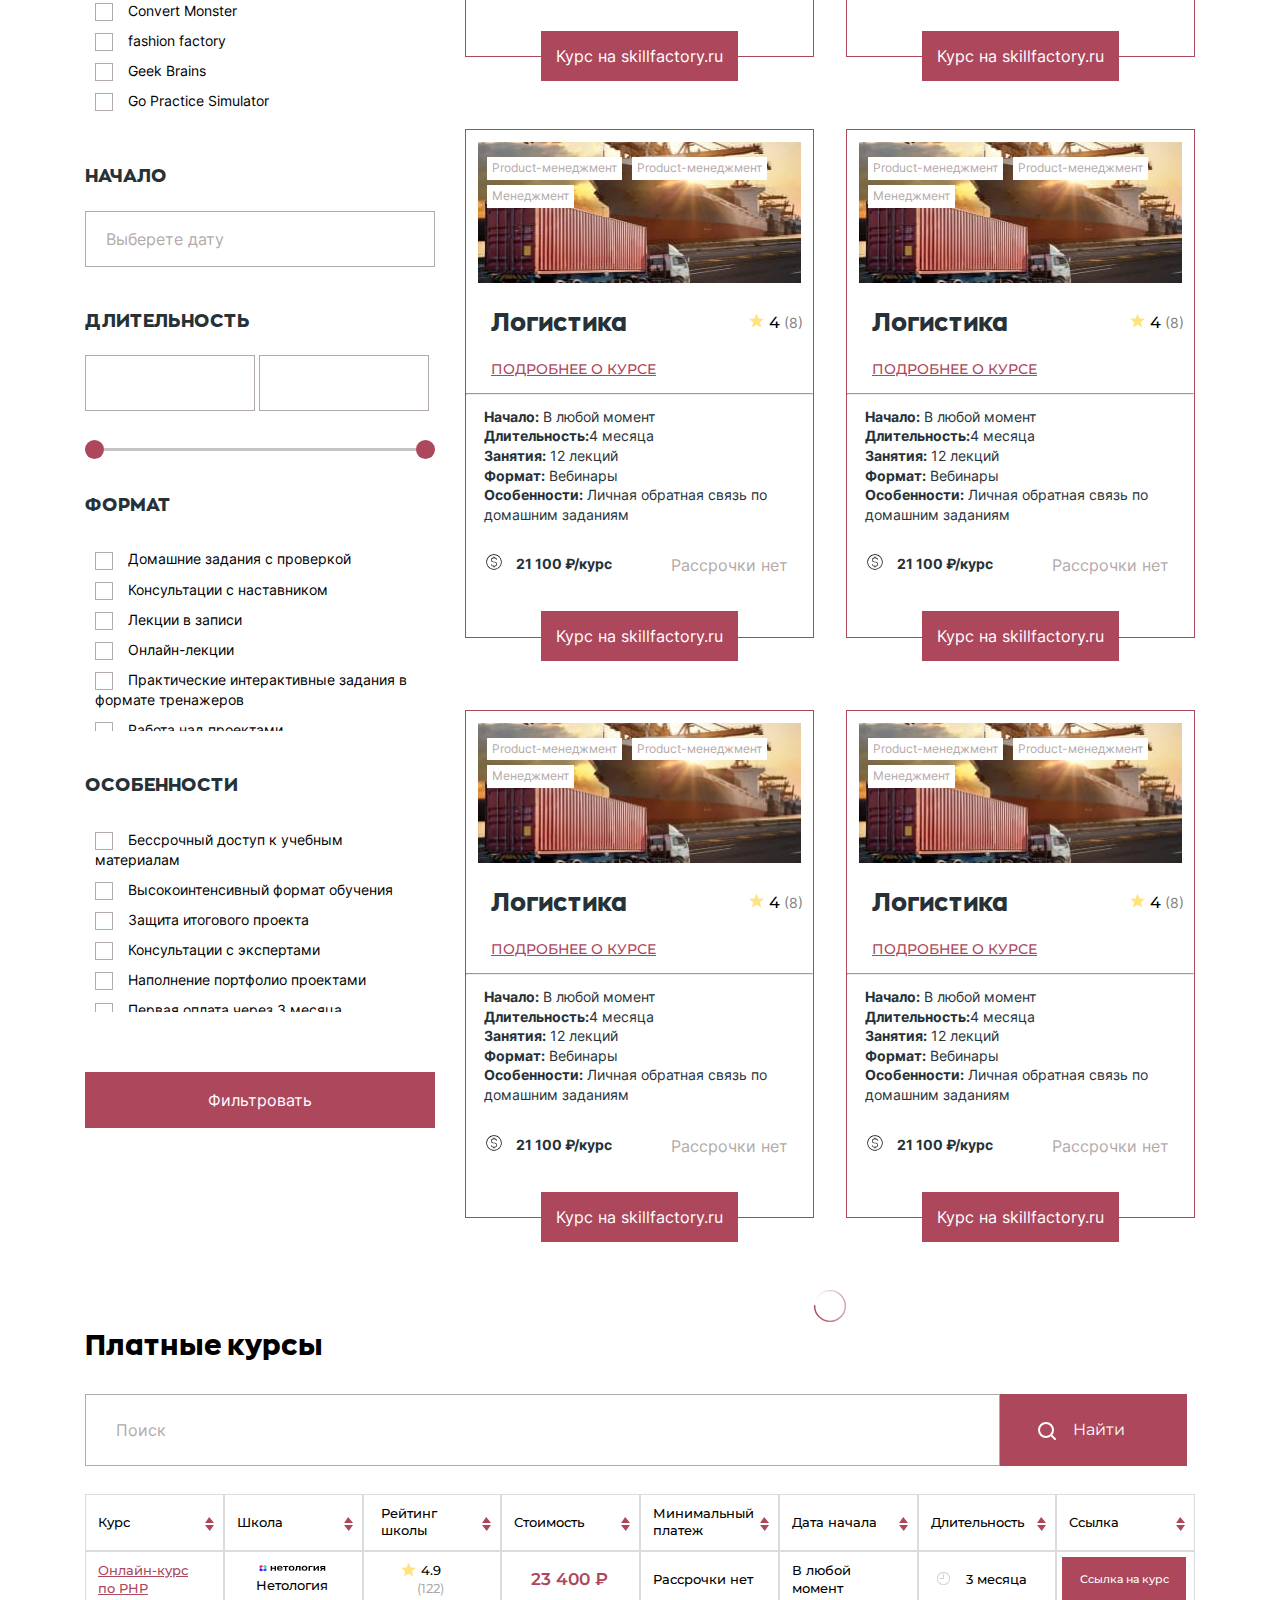
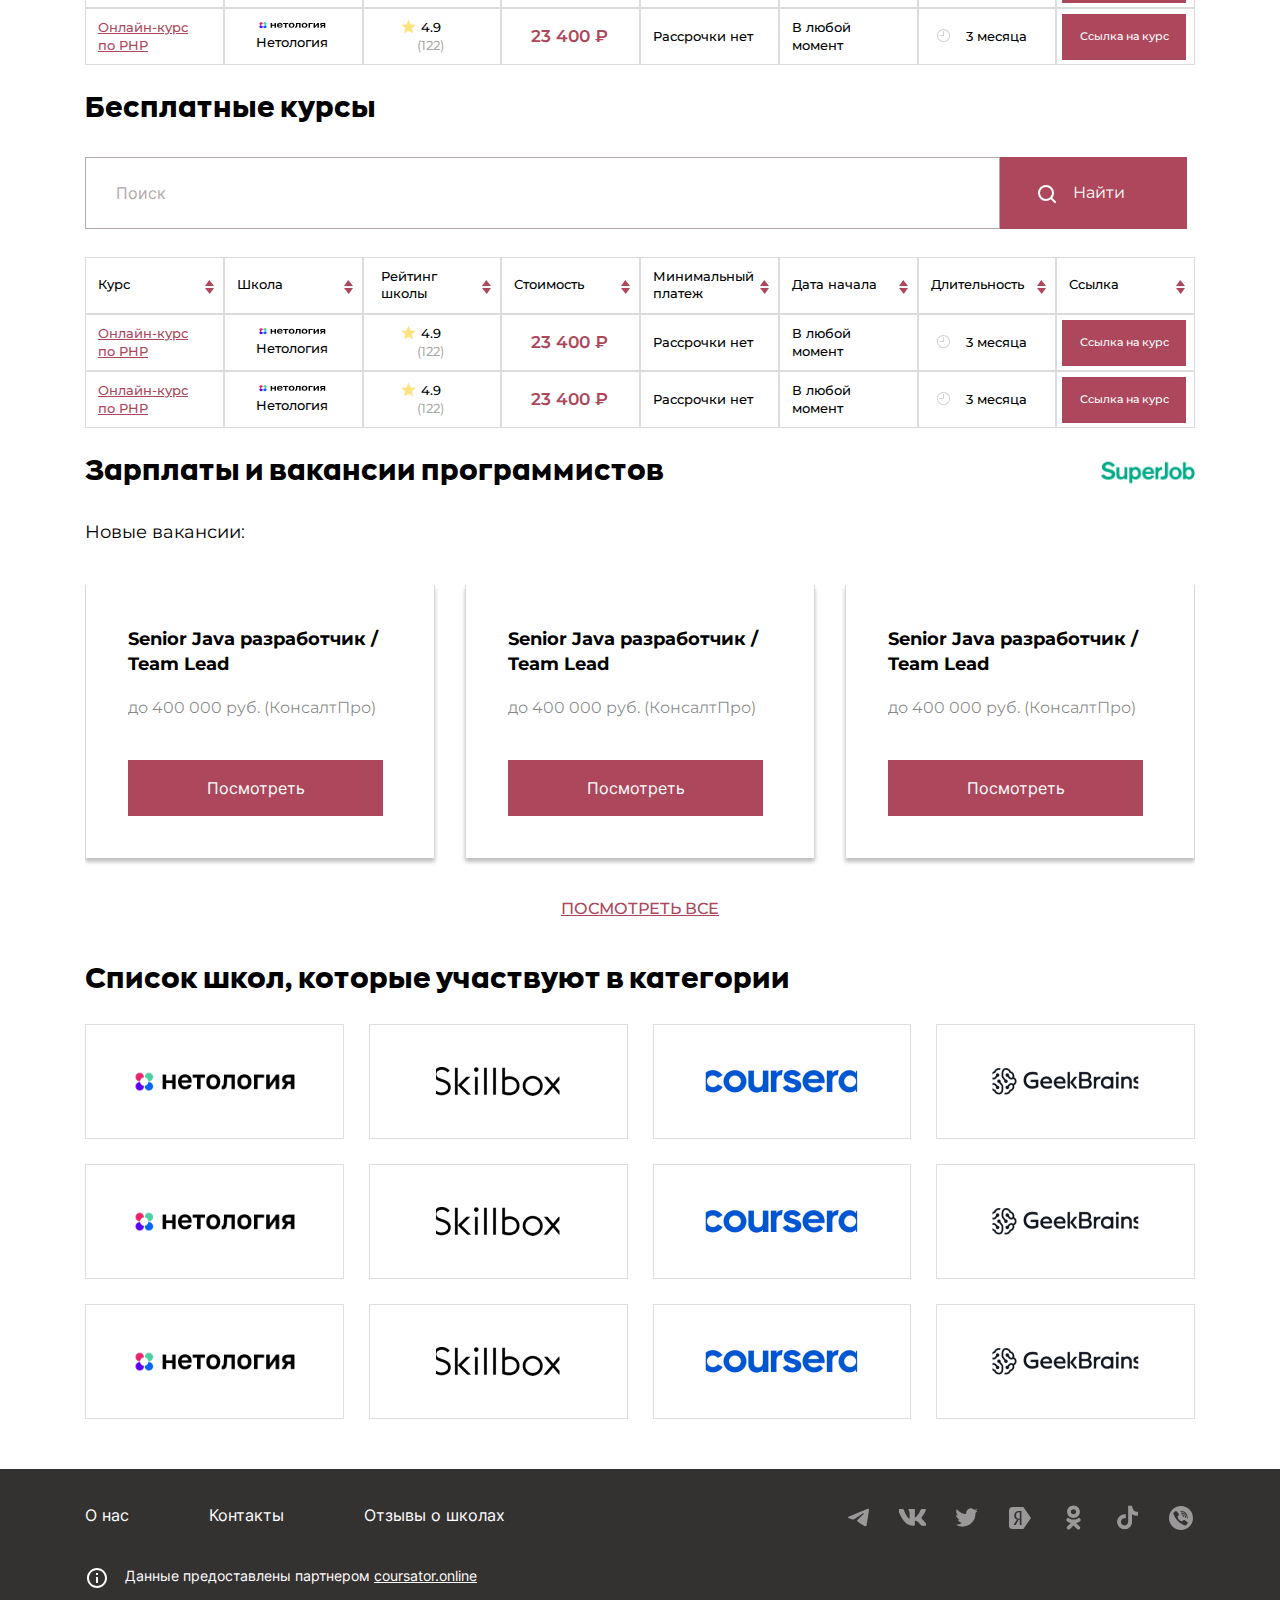
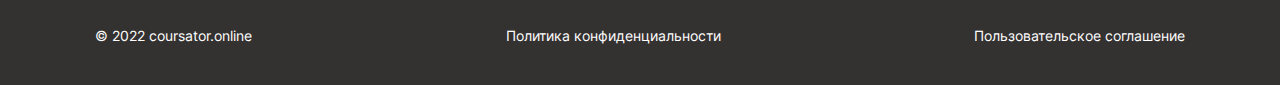
<file: coursesUpravlenie.html>
<!DOCTYPE html>
<html lang="en">

<head>
    <meta charset="UTF-8">
    <meta http-equiv="X-UA-Compatible" content="IE=edge">
    <meta name="viewport" content="width=device-width, initial-scale=1.0">
    <title>RB-coursesUpravlenie</title>
    <link rel="stylesheet" href="css/style.css">
</head>

<body>
    <header class="header">
        <div class="header__wrapper">
            <div class="header__top">
                <ul class="header__top-list">
                    <li class="header__top-item">
                        <a class="header__top-link" href="">RB.RU</a>
                    </li>
                    <li class="header__top-item">
                        <a class="header__top-link" href="">EVENTS</a>
                    </li>
                    <li class="header__top-item">
                        <a class="header__top-link" href="">CHANCE</a>
                    </li>
                    <li class="header__top-item">
                        <a class="header__top-link" href="">data</a>
                    </li>
                    <li class="header__top-item">
                        <a class="header__top-link" href="">PIPELINE</a>
                    </li>
                    <li class="header__top-item header__top-item-active">
                        <a class="header__top-link" href="">courses</a>
                    </li>
                </ul>
            </div>
            <div class="heading">
                <div class="logo">
                    <a href="#">
                        <img src="images/logo.svg" alt="logo">
                    </a>
                </div>
                <nav class="menu" id="menuBox">
                    <div class="heading__links">
                        <a class="heading__links-link" href="">Тест на профессию</a>
                        <a class="heading__links-link" href="">Акции</a>
                        <a class="heading__links-link" href="">Отзывы</a>
                    </div>
                    <div class="heading__button">
                        <div class="heading__button-head">
                            <button onclick="allFunction()" class="heading__button-head dropbtn">Все курсы
                                <img class="arrow" src="images/arrow.svg" alt="arrow">
                            </button>
                        </div>
                        <div id="myDropdown" class="dropdown-content">
                            <div class="dropdown-content__left" id="dropdownContentL">
                                <button onclick="listFunction()"
                                    class="dropdown-content__btn dropdown-content__btn-active">
                                    Программирование
                                    <svg class="dropdown-content__btn-icon" width="9" height="14" viewBox="0 0 9 14"
                                        xmlns="http://www.w3.org/2000/svg">
                                        <path
                                            d="M0.986084 12.355L5.9394 7L0.986084 1.645L2.51101 -1.19209e-07L9.00007 7L2.51101 14L0.986084 12.355Z" />
                                    </svg>
                                </button>
                                <button class="dropdown-content__btn">
                                    Управление
                                    <svg class="dropdown-content__btn-icon" width="9" height="14" viewBox="0 0 9 14"
                                        fill="none" xmlns="http://www.w3.org/2000/svg">
                                        <path
                                            d="M0.986084 12.355L5.9394 7L0.986084 1.645L2.51101 -1.19209e-07L9.00007 7L2.51101 14L0.986084 12.355Z" />
                                    </svg>
                                </button>
                                <button class="dropdown-content__btn">
                                    Дизайн
                                    <svg class="dropdown-content__btn-icon" width="9" height="14" viewBox="0 0 9 14"
                                        fill="none" xmlns="http://www.w3.org/2000/svg">
                                        <path
                                            d="M0.986084 12.355L5.9394 7L0.986084 1.645L2.51101 -1.19209e-07L9.00007 7L2.51101 14L0.986084 12.355Z" />
                                    </svg>
                                </button>
                                <button class="dropdown-content__btn">
                                    Маркетинг
                                    <svg class="dropdown-content__btn-icon" width="9" height="14" viewBox="0 0 9 14"
                                        fill="none" xmlns="http://www.w3.org/2000/svg">
                                        <path
                                            d="M0.986084 12.355L5.9394 7L0.986084 1.645L2.51101 -1.19209e-07L9.00007 7L2.51101 14L0.986084 12.355Z" />
                                    </svg>
                                </button>
                                <button class="dropdown-content__btn">
                                    Аналитика
                                    <svg class="dropdown-content__btn-icon" width="9" height="14" viewBox="0 0 9 14"
                                        fill="none" xmlns="http://www.w3.org/2000/svg">
                                        <path
                                            d="M0.986084 12.355L5.9394 7L0.986084 1.645L2.51101 -1.19209e-07L9.00007 7L2.51101 14L0.986084 12.355Z" />
                                    </svg>
                                </button>
                                <button class="dropdown-content__btn">
                                    Создание контента
                                    <svg class="dropdown-content__btn-icon" width="9" height="14" viewBox="0 0 9 14"
                                        fill="none" xmlns="http://www.w3.org/2000/svg">
                                        <path
                                            d="M0.986084 12.355L5.9394 7L0.986084 1.645L2.51101 -1.19209e-07L9.00007 7L2.51101 14L0.986084 12.355Z" />
                                    </svg>
                                </button>
                            </div>
                            <div class="dropdown-content__right" id="dropdownContentR">
                                <button class="dropdown-content-right-back" onclick="backDropdownContent()">
                                    <img class="dropdown-content-right-back-icon" src="images/arrow-back.svg"
                                        alt="back">
                                    <span class="dropdown-content-right-back-text">Назад</span>
                                </button>
                                <div class="dropdown-content-right-inner">
                                    <a href="" class="dropdown-content-link">Все курсы по программированию</a>
                                    <a href="" class="dropdown-content-link">Web-разработка</a>
                                    <a href="" class="dropdown-content-link">Python-разработка</a>
                                    <a href="" class="dropdown-content-link">JavaScript-разработка</a>
                                    <a href="" class="dropdown-content-link">Мобильная разработка</a>
                                    <a href="" class="dropdown-content-link">Frontend-разработка</a>
                                    <a href="" class="dropdown-content-link"> Системное администрирование</a>
                                    <a href="" class="dropdown-content-link">Разработка игр</a>
                                    <a href="" class="dropdown-content-link">Java-разработка</a>
                                    <a href="" class="dropdown-content-link">Верстка на HTML/CSS</a>
                                    <a href="" class="dropdown-content-link">PHP-разработка</a>
                                    <a href="" class="dropdown-content-link">QA-тестирование</a>
                                    <a href="" class="dropdown-content-link">Android-разработка</a>
                                    <a href="" class="dropdown-content-link">IOS-разработка</a>
                                    <a href="" class="dropdown-content-link">Разработка игр на Unity</a>
                                    <a href="" class="dropdown-content-link">Фреймворк ReactJS</a>
                                    <a href="" class="dropdown-content-link">DevOps</a>
                                    <a href="" class="dropdown-content-link">Разработка на C#</a>
                                    <a href="" class="dropdown-content-link">Информационная безопасность</a>
                                    <a href="" class="dropdown-content-link">Разработка игр на Unreal Engine</a>
                                    <a href="" class="dropdown-content-link">Фреймворк Django</a>
                                    <a href="" class="dropdown-content-link">Фреймворк Spring</a>
                                </div>
                            </div>
                        </div>
                    </div>
                </nav>
                <div class="filter-wrap" id="anchors">
                    <div class="courses__anchors-header">
                        <a class="courses__anchor" href="">
                            <svg class="courses__anchor-img" width="31" height="31" viewBox="0 0 31 31" fill="none"
                                xmlns="http://www.w3.org/2000/svg">
                                <path
                                    d="M2.5 6.45822H7.16229C7.31962 7.35631 7.78859 8.17016 8.48672 8.75661C9.18484 9.34307 10.0674 9.66458 10.9792 9.66458C11.8909 9.66458 12.7735 9.34307 13.4716 8.75661C14.1697 8.17016 14.6387 7.35631 14.796 6.45822H28.4167C28.588 6.45822 28.7522 6.39018 28.8733 6.26906C28.9945 6.14795 29.0625 5.98368 29.0625 5.81239C29.0625 5.6411 28.9945 5.47683 28.8733 5.35572C28.7522 5.2346 28.588 5.16656 28.4167 5.16656H14.796C14.6387 4.26847 14.1697 3.45462 13.4716 2.86817C12.7735 2.28171 11.8909 1.96021 10.9792 1.96021C10.0674 1.96021 9.18484 2.28171 8.48672 2.86817C7.78859 3.45462 7.31962 4.26847 7.16229 5.16656H2.5C2.41205 5.16656 2.24778 5.2346 2.12666 5.35572C2.00554 5.47683 1.9375 5.6411 1.9375 5.81239C1.9375 5.98368 2.00554 6.14795 2.12666 6.26906C2.24778 6.39018 2.41205 6.45822 2.5 6.45822ZM10.9792 3.22906C11.4901 3.22906 11.9896 3.38057 12.4144 3.66443C12.8392 3.94829 13.1703 4.35175 13.3659 4.82379C13.5614 5.29583 13.6125 5.81526 13.5129 6.31637C13.4132 6.81749 13.1671 7.2778 12.8059 7.63908C12.4446 8.00037 11.9843 8.24641 11.4831 8.34609C10.982 8.44577 10.4626 8.39461 9.99057 8.19908C9.51853 8.00355 9.11506 7.67244 8.8312 7.24761C8.54734 6.82279 8.39583 6.3 8.39583 5.81239C8.39583 5.12725 8.668 4.47017 9.15247 3.9857C9.63694 3.50123 10.294 3.22906 10.9792 3.22906ZM28.4167 14.8541H23.8377C23.6804 13.956 23.2114 13.1421 22.5133 12.5557C21.8152 11.9692 20.9326 11.6477 20.0208 11.6477C19.1091 11.6477 18.2265 11.9692 17.5284 12.5557C16.8303 13.1421 16.3613 13.956 16.204 14.8541H2.5C2.41205 14.8541 2.24778 14.9221 2.12666 15.0432C2.00554 15.1643 1.9375 15.3286 1.9375 15.4999C1.9375 15.6712 2.00554 15.8354 2.12666 15.9566C2.24778 16.0777 2.41205 16.1457 2.5 16.1457H16.204C16.3613 17.0438 16.8303 17.8577 17.5284 18.4441C18.2265 19.0306 19.1091 19.3521 20.0208 19.3521C20.9326 19.3521 21.8152 19.0306 22.5133 18.4441C23.2114 17.8577 23.6804 17.0438 23.8377 16.1457H28.4167C28.588 16.1457 28.7522 16.0777 28.8733 15.9566C28.9945 15.8354 29.0625 15.6712 29.0625 15.4999C29.0625 15.3286 28.9945 15.1643 28.8733 15.0432C28.7522 14.9221 28.588 14.8541 28.4167 14.8541ZM20.0208 18.0832C19.5099 18.0832 19.0104 17.9317 18.5856 17.6479C18.1608 17.364 17.8297 16.9605 17.6341 16.4885C17.4386 16.0164 17.3875 15.497 17.4871 14.9959C17.5868 14.4948 17.8329 14.0345 18.1941 13.6732C18.5554 13.3119 19.0157 13.0659 19.5168 12.9662C20.018 12.8665 20.5374 12.9177 21.0094 13.1132C21.4815 13.3087 21.8849 13.6398 22.1688 14.0647C22.4527 14.4895 22.6042 14.989 22.6042 15.4999C22.6042 16.185 22.332 16.8421 21.8475 17.3266C21.3631 17.8111 20.706 18.0832 20.0208 18.0832ZM28.4167 24.5416H14.796C14.6387 23.6435 14.1697 22.8296 13.4716 22.2432C12.7735 21.6567 11.8909 21.3352 10.9792 21.3352C10.0674 21.3352 9.18484 21.6567 8.48672 22.2432C7.78859 22.8296 7.31962 23.6435 7.16229 24.5416H2.5C2.41205 24.5416 2.24778 24.6096 2.12666 24.7307C2.00554 24.8518 1.9375 25.0161 1.9375 25.1874C1.9375 25.3587 2.00554 25.5229 2.12666 25.6441C2.24778 25.7652 2.41205 25.8332 2.5 25.8332H7.16229C7.31962 26.7313 7.78859 27.5452 8.48672 28.1316C9.18484 28.7181 10.0674 29.0396 10.9792 29.0396C11.8909 29.0396 12.7735 28.7181 13.4716 28.1316C14.1697 27.5452 14.6387 26.7313 14.796 25.8332H28.4167C28.588 25.8332 28.7522 25.7652 28.8733 25.6441C28.9945 25.5229 29.0625 25.3587 29.0625 25.1874C29.0625 25.0161 28.9945 24.8518 28.8733 24.7307C28.7522 24.6096 28.588 24.5416 28.4167 24.5416ZM10.9792 27.7707C10.4682 27.7707 9.96877 27.6192 9.54394 27.3354C9.11912 27.0515 8.788 26.648 8.59248 26.176C8.39695 25.7039 8.34579 25.1845 8.44547 24.6834C8.54515 24.1823 8.79119 23.722 9.15247 23.3607C9.51376 22.9994 9.97407 22.7534 10.4752 22.6537C10.9763 22.554 11.4957 22.6052 11.9678 22.8007C12.4398 22.9962 12.8433 23.3273 13.1271 23.7522C13.411 24.177 13.5625 24.6765 13.5625 25.1874C13.5625 25.8725 13.2903 26.5296 12.8059 27.0141C12.3214 27.4986 11.6643 27.7707 10.9792 27.7707Z"
                                    fill="#AD475C" />
                            </svg>
                            <span class="courses__anchor-text">Фильтры</span>
                        </a>
                        <a class="courses__anchor" href="">
                            <svg class="courses__anchor-img" width="41" height="41" viewBox="0 0 41 41" fill="none"
                                xmlns="http://www.w3.org/2000/svg">
                                <path
                                    d="M5.97917 20.4999C5.50746 20.4999 5.125 20.8824 5.125 21.3541C5.125 21.8258 5.50746 22.2083 5.97917 22.2083C6.45088 22.2083 6.3 21.8258 6.3 21.3541C6.3 20.8824 6.45088 20.4999 5.97917 20.4999ZM11.1042 13.6666H36.7292C37.2009 13.6666 37.5833 13.2841 37.5833 12.8124C37.5833 12.3407 37.2009 11.9583 36.7292 11.9583H11.1042C10.6325 11.9583 10.25 12.3407 10.25 12.8124C10.25 13.2841 10.6325 13.6666 11.1042 13.6666ZM5.97917 29.0416C5.50746 29.0416 5.125 29.424 5.125 29.8958C5.125 30.3675 5.50746 30.7499 5.97917 30.7499C6.45088 30.7499 6.3 30.3675 6.3 29.8958C6.3 29.424 6.45088 29.0416 5.97917 29.0416ZM36.7292 20.4999H11.1042C10.6325 20.4999 10.25 20.8824 10.25 21.3541C10.25 21.8258 10.6325 22.2083 11.1042 22.2083H36.7292C37.2009 22.2083 37.5833 21.8258 37.5833 21.3541C37.5833 20.8824 37.2009 20.4999 36.7292 20.4999ZM5.97917 11.9583C5.50746 11.9583 5.125 12.3407 5.125 12.8124C5.125 13.2841 5.50746 13.6666 5.97917 13.6666C6.45088 13.6666 6.3 13.2841 6.3 12.8124C6.3 12.3407 6.45088 11.9583 5.97917 11.9583ZM36.7292 29.0416H11.1042C10.6325 29.0416 10.25 29.424 10.25 29.8958C10.25 30.3675 10.6325 30.7499 11.1042 30.7499H36.7292C37.2009 30.7499 37.5833 30.3675 37.5833 29.8958C37.5833 29.424 37.2009 29.0416 36.7292 29.0416Z"
                                    fill="#AD475C" />
                            </svg>
                            <span class="courses__anchor-text">Список</span>
                        </a>
                        <a class="courses__anchor" href="">
                            <svg class="courses__anchor-img" width="27" height="27" viewBox="0 0 27 27" fill="none"
                                xmlns="http://www.w3.org/2000/svg">
                                <g clip-path="url(#clip0_30_934)">
                                    <path
                                        d="M25.8135 3.92819H20.7131V1.18704C20.7131 1.00169 20.6697 0.818926 20.5864 0.653384C20.503 0.487842 20.382 0.344129 20.2331 0.233765C20.0842 0.123402 19.9115 0.0494575 19.7289 0.0178588C19.5463 -0.0137399 19.3588 -0.00211382 19.1815 0.0518051L14.8757 1.36102C14.4985 1.02028 14.0083 0.831645 13.5 0.831645C12.9917 0.831645 12.5015 1.02028 12.1243 1.36102L7.81854 0.0518051C7.64121 -0.00211382 7.45372 -0.0137399 7.27109 0.0178588C7.08846 0.0494575 6.91577 0.123402 6.76687 0.233765C6.61797 0.344129 6.49699 0.487842 6.41363 0.653384C6.33028 0.818926 6.28687 1.00169 6.28687 1.18704V3.92819H1.18652C0.871949 3.92856 0.570361 4.05368 0.347923 4.27612C0.125485 4.49856 0.000360929 4.80014 0 5.11472L0 7.51465C0.000395536 7.80179 0.10477 8.07907 0.293816 8.29521C0.482861 8.51134 0.743785 8.65169 1.02832 8.6903V25.0225C1.02891 25.5468 1.23745 26.0494 1.60818 26.4201C1.97891 26.7909 2.48156 26.9994 3.00586 27H23.9941C24.5184 26.9994 25.0211 26.7909 25.3918 26.4201C25.7626 26.0494 25.9711 25.5468 25.9717 25.0225V8.69031C26.2562 8.65169 26.5171 8.51134 26.7062 8.29521C26.8952 8.07907 26.9996 7.80179 27 7.51465V5.11472C26.9996 4.80014 26.8745 4.49856 26.6521 4.27612C26.4296 4.05368 26.1281 3.92856 25.8135 3.92819ZM15.468 5.75587C15.5177 5.77098 15.5698 5.77615 15.6215 5.77109C15.6732 5.76604 15.7234 5.75084 15.7692 5.72639C15.8151 5.70193 15.8556 5.66869 15.8886 5.62856C15.9216 5.58843 15.9463 5.5422 15.9614 5.49251C15.9765 5.44282 15.9817 5.39063 15.9766 5.33894C15.9716 5.28725 15.9564 5.23706 15.9319 5.19124C15.9075 5.14541 15.8742 5.10486 15.8341 5.07188C15.794 5.03891 15.7477 5.01416 15.6981 4.99905L15.3715 4.89974C15.4936 4.6326 15.5568 4.34225 15.5566 4.04849V3.86387H17.2574C17.3623 3.86387 17.4629 3.8222 17.5371 3.74803C17.6113 3.67386 17.6529 3.57326 17.6529 3.46836C17.6529 3.36347 17.6113 3.26287 17.5371 3.1887C17.4629 3.11452 17.3623 3.07286 17.2574 3.07286H15.5566V2.88828C15.5568 2.59454 15.4937 2.3042 15.3715 2.03707L19.4116 0.808625C19.4707 0.790656 19.5332 0.786784 19.594 0.797319C19.6549 0.807854 19.7125 0.832503 19.7621 0.86929C19.8117 0.906077 19.8521 0.95398 19.8798 1.00916C19.9076 1.06434 19.9221 1.12526 19.9221 1.18704V4.26018C19.9147 4.3022 19.9147 4.3452 19.9221 4.38723V5.74974C19.9221 5.81152 19.9076 5.87244 19.8798 5.92762C19.8521 5.9828 19.8117 6.0307 19.7621 6.06749C19.7125 6.10428 19.6549 6.12893 19.594 6.13946C19.5332 6.15 19.4707 6.14612 19.4116 6.12815L17.0697 5.41606C17.057 5.41221 17.0441 5.409 17.0311 5.40646C17.0273 5.40568 17.0234 5.40535 17.0196 5.4047C17.0107 5.40321 17.0018 5.40172 16.9928 5.40084C16.9874 5.40033 16.9821 5.40028 16.9767 5.39997C16.9692 5.39953 16.9617 5.39899 16.9541 5.39899C16.9489 5.39899 16.9438 5.39943 16.9385 5.39963C16.9308 5.39994 16.9231 5.40017 16.9153 5.40092C16.9109 5.40138 16.9065 5.40218 16.902 5.40277C16.8936 5.40391 16.8852 5.40501 16.8769 5.40669C16.8733 5.40738 16.8699 5.40841 16.8664 5.40921C16.8573 5.41127 16.8483 5.41341 16.8394 5.41614C16.8364 5.41701 16.8336 5.4182 16.8307 5.41915C16.8215 5.42219 16.8123 5.4253 16.8033 5.42906C16.7999 5.43045 16.7967 5.43218 16.7935 5.43365C16.7851 5.43736 16.7768 5.44101 16.7687 5.44536C16.7574 5.45141 16.7463 5.458 16.7355 5.46511L16.7354 5.46522C16.7343 5.46594 16.7334 5.46679 16.7323 5.46753C16.7225 5.47415 16.713 5.4811 16.7039 5.4886C16.7003 5.49151 16.6971 5.4947 16.6937 5.49771C16.6873 5.50325 16.681 5.50873 16.675 5.51468C16.671 5.5187 16.6674 5.523 16.6635 5.52717C16.6586 5.5325 16.6536 5.5377 16.649 5.54334C16.6451 5.5481 16.6416 5.55312 16.6379 5.55804C16.6339 5.56347 16.6297 5.56878 16.6259 5.57442C16.6222 5.5799 16.6191 5.58564 16.6157 5.59128C16.6124 5.59669 16.609 5.60197 16.606 5.60756C16.6024 5.61441 16.5992 5.62151 16.596 5.62855C16.5938 5.63326 16.5914 5.63779 16.5894 5.64263C16.585 5.65329 16.5812 5.66418 16.5777 5.67518C16.5772 5.67662 16.5766 5.67796 16.5762 5.6794L16.5761 5.67961C16.5723 5.69199 16.5692 5.70456 16.5667 5.7173C16.5652 5.72454 16.5644 5.73177 16.5634 5.73901C16.5626 5.74444 16.5616 5.74985 16.561 5.75531C16.5602 5.76342 16.56 5.77148 16.5597 5.77954C16.5595 5.7843 16.5591 5.78904 16.5591 5.7938C16.5591 5.80148 16.5596 5.80905 16.56 5.81667C16.5603 5.82197 16.5604 5.82728 16.5609 5.83258C16.5616 5.83928 16.5627 5.84587 16.5637 5.85249C16.5646 5.85872 16.5654 5.86495 16.5666 5.87115C16.5677 5.87679 16.5693 5.88233 16.5706 5.88792C16.5723 5.8949 16.5739 5.9019 16.576 5.90883C16.5775 5.91385 16.5794 5.91871 16.5812 5.92368C16.5837 5.93087 16.586 5.93808 16.589 5.94518C16.5912 5.95075 16.594 5.95608 16.5966 5.96153C16.5995 5.96769 16.6021 5.97395 16.6053 5.98C16.6114 5.99148 16.6181 6.00265 16.6253 6.0135L16.6253 6.01362L18.2908 8.51498C18.2951 8.52188 18.2996 8.52863 18.3043 8.53524L19.0113 9.59694L17.8701 9.74484C17.8099 9.75264 17.7523 9.7742 17.7017 9.80785C17.6512 9.8415 17.6091 9.88634 17.5787 9.93889L17.0021 10.9347L15.9119 9.29742C15.9113 9.29654 15.9107 9.29564 15.9102 9.29477L13.9752 6.38871L14.2616 5.95857C14.4872 5.86817 14.6951 5.73856 14.8757 5.57576L15.468 5.75587ZM12.2344 2.88829C12.2344 2.55262 12.3677 2.2307 12.6051 1.99335C12.8424 1.756 13.1643 1.62266 13.5 1.62266C13.8357 1.62266 14.1576 1.756 14.3949 1.99335C14.6323 2.2307 14.7656 2.55262 14.7656 2.88829V4.0485C14.7653 4.30608 14.6865 4.55746 14.5398 4.76914C14.393 4.98083 14.1852 5.14278 13.9441 5.23342C13.906 5.23985 13.8691 5.25179 13.8344 5.26888C13.6466 5.32047 13.4495 5.328 13.2583 5.29089C13.0671 5.25377 12.8871 5.17301 12.7322 5.0549C12.5773 4.93679 12.4519 4.78452 12.3655 4.60996C12.2792 4.43539 12.2343 4.24325 12.2344 4.04849V2.88829ZM7.07789 1.18704C7.07789 1.12526 7.09237 1.06434 7.12015 1.00916C7.14794 0.953981 7.18826 0.906079 7.2379 0.869292C7.28753 0.832505 7.34509 0.807857 7.40596 0.797322C7.46684 0.786787 7.52934 0.790659 7.58845 0.808628L11.6285 2.03707C11.5063 2.3042 11.4432 2.59454 11.4434 2.88829V3.07286H9.74257C9.69063 3.07286 9.6392 3.08309 9.59122 3.10296C9.54323 3.12284 9.49963 3.15197 9.46291 3.1887C9.42618 3.22542 9.39705 3.26902 9.37717 3.31701C9.3573 3.365 9.34706 3.41643 9.34706 3.46836C9.34706 3.5203 9.3573 3.57173 9.37717 3.61972C9.39705 3.6677 9.42618 3.7113 9.46291 3.74803C9.49963 3.78476 9.54323 3.81389 9.59122 3.83377C9.6392 3.85364 9.69063 3.86387 9.74257 3.86387H11.4434V4.0485C11.4432 4.34225 11.5064 4.6326 11.6285 4.89974L9.93111 5.41586L9.93062 5.41601L7.58845 6.12815C7.52934 6.14612 7.46684 6.15 7.40596 6.13946C7.34509 6.12893 7.28753 6.10428 7.2379 6.06749C7.18826 6.0307 7.14794 5.9828 7.12015 5.92762C7.09237 5.87244 7.07789 5.81152 7.07789 5.74974V1.18704ZM1.18652 7.91015C1.08166 7.91004 0.981131 7.86833 0.906984 7.79419C0.832836 7.72004 0.79113 7.61951 0.791016 7.51465V5.11472C0.79113 5.00986 0.832836 4.90933 0.906984 4.83518C0.981131 4.76103 1.08166 4.71932 1.18652 4.71921H6.28687V5.74974C6.28712 6.06384 6.4117 6.36506 6.8 6.58758C6.85505 6.8101 7.15581 6.93581 7.4699 6.93725C7.58805 6.93711 7.70554 6.9195 7.81854 6.88498L9.10451 6.49397L8.16157 7.91015L1.18652 7.91015ZM11.0215 26.209H3.00586C2.69128 26.2086 2.3897 26.0835 2.16726 25.8611C1.94482 25.6386 1.8197 25.337 1.81934 25.0225V8.70117H7.63487L6.97767 9.68819C6.94041 9.74416 6.91803 9.80871 6.91265 9.87574C6.90727 9.94277 6.91908 10.0101 6.94694 10.0713C6.97481 10.1325 7.01782 10.1855 7.07191 10.2255C7.126 10.2654 7.18939 10.2909 7.25607 10.2996L8.8346 10.5042L9.63216 11.8817C9.66584 11.9399 9.71382 11.9886 9.77154 12.0231C9.82927 12.0576 9.89484 12.0768 9.96206 12.0788C9.96618 12.079 9.9703 12.0791 9.97447 12.0791C10.0396 12.079 10.1037 12.0629 10.1612 12.0322C10.2186 12.0014 10.2675 11.9569 10.3036 11.9027L11.0224 10.8233L11.0215 26.209ZM11.089 9.29598L9.9979 10.9347L9.42133 9.93888C9.39091 9.88634 9.3488 9.8415 9.29826 9.80785C9.24772 9.7742 9.19011 9.75264 9.1299 9.74484L7.98874 9.59693L8.70068 8.5277C8.70117 8.527 8.70164 8.52626 8.70212 8.52554L10.2961 6.13168L12.1243 5.57578C12.4316 5.85339 12.8156 6.03145 13.226 6.08654L13.1987 6.12761C13.1772 6.15244 13.159 6.17987 13.1443 6.20924L11.0909 9.29322L11.089 9.29598ZM25.1807 25.0225C25.1803 25.337 25.0552 25.6386 24.8327 25.8611C24.6103 26.0835 24.3087 26.2086 23.9941 26.209H15.9785V23.3581C15.9785 23.2532 15.9368 23.1526 15.8627 23.0785C15.7885 23.0043 15.6879 22.9626 15.583 22.9626C15.4781 22.9626 15.3775 23.0043 15.3033 23.0785C15.2292 23.1526 15.1875 23.2532 15.1875 23.3581V26.209H11.8125L11.8135 9.6352L13.5 7.10235L15.1875 9.63669V21.7761C15.1875 21.881 15.2292 21.9816 15.3033 22.0558C15.3775 22.1299 15.4781 22.1716 15.583 22.1716C15.6879 22.1716 15.7885 22.1299 15.8627 22.0558C15.9368 21.9816 15.9785 21.881 15.9785 21.7761V10.8247L16.6964 11.9027C16.7325 11.9569 16.7814 12.0014 16.8388 12.0322C16.8962 12.0629 16.9604 12.079 17.0255 12.0791C17.0296 12.0791 17.0338 12.079 17.038 12.0788C17.1052 12.0767 17.1708 12.0575 17.2285 12.023C17.2862 11.9885 17.3342 11.9399 17.3678 11.8817L18.1654 10.5042L19.7439 10.2996C19.8106 10.2909 19.874 10.2654 19.9281 10.2255C19.9822 10.1855 20.0252 10.1325 20.0531 10.0713C20.0809 10.0101 20.0927 9.94277 20.0873 9.87574C20.082 9.80871 20.0596 9.74416 20.0223 9.68819L19.3651 8.70117H25.1807V25.0225ZM26.209 7.51465C26.2089 7.61951 26.1672 7.72004 26.093 7.79419C26.0189 7.86833 25.9183 7.91004 25.8135 7.91015H18.8385L17.8955 6.49395L19.1815 6.88497C19.2945 6.91949 19.4119 6.93711 19.5301 6.93724C19.8442 6.93581 20.1449 6.8101 20.3666 6.58758C20.5883 6.36506 20.7129 6.06384 20.7131 5.74974V4.71921H25.8135C25.9183 4.71932 26.0189 4.76103 26.093 4.83518C26.1672 4.90932 26.2089 5.00985 26.209 5.11471V7.51465Z"
                                        fill="#AD475C" />
                                </g>
                                <defs>
                                    <clipPath id="clip0_30_934">
                                        <rect width="27" height="27" fill="white" />
                                    </clipPath>
                                </defs>
                            </svg>
                            <span class="courses__anchor-text">Бесплатные</span>
                        </a>
                        <a class="courses__anchor" href="">
                            <svg class="courses__anchor-img" width="39" height="39" viewBox="0 0 39 39" fill="none"
                                xmlns="http://www.w3.org/2000/svg">
                                <path
                                    d="M18.8906 17.0625C18.8906 17.3035 18.8191 17.5392 18.6852 17.7396C18.5513 17.94 18.361 18.0962 18.1383 18.1885C17.9156 18.2807 17.6705 18.3049 17.4341 18.2578C17.1977 18.2108 16.9805 18.0947 16.8101 17.9243C16.6396 17.7538 16.5236 17.5367 16.4765 17.3003C16.4295 17.0639 16.4537 16.8188 16.5459 16.5961C16.6381 16.3734 16.7944 16.1831 16.9948 16.0491C17.1952 15.9152 17.4308 15.8438 17.6719 15.8438C17.9951 15.8438 18.3051 15.9722 18.5337 16.2007C18.7622 16.4293 18.8906 16.7393 18.8906 17.0625ZM36.384 36.384C36.2697 36.4982 36.1147 36.5624 35.9531 36.5624C35.7915 36.5624 35.6366 36.4982 35.5223 36.384L32.5693 33.4309C31.5401 34.3166 30.3001 34.9222 28.9688 35.1892C27.6376 35.4563 26.2599 35.3759 24.9688 34.9558C23.6776 34.5356 22.5165 33.7899 21.5974 32.7905C20.6782 31.7911 20.0321 30.5717 19.7212 29.25H4.83173C4.35846 29.2497 3.90466 29.0615 3.57 28.7269C3.23535 28.3922 3.0472 27.9384 3.04688 27.4651V10.9255C3.0472 10.4522 3.23535 9.99841 3.57 9.66375C3.90466 9.3291 4.35846 9.14095 4.83173 9.14062H12.7969V6.65986C12.7972 6.18658 12.9853 5.73279 13.32 5.39813C13.6547 5.06347 14.1085 4.87532 14.5817 4.875H20.762C21.2353 4.87532 21.6891 5.06347 22.0237 5.39813C22.3584 5.73279 22.5466 6.18658 22.5469 6.65986V9.14062H30.512C30.9853 9.14095 31.4391 9.3291 31.7737 9.66375C32.1084 9.99841 32.2966 10.4522 32.2969 10.9255V21.191C33.1412 21.8474 33.8433 22.6687 34.3604 23.6049C34.8775 24.5411 35.1989 25.5726 35.305 26.6368C35.411 27.7011 35.2996 28.7758 34.9774 29.7956C34.6553 30.8154 34.1291 31.7591 33.4309 32.5693L36.384 35.5223C36.4982 35.6366 36.5624 35.7915 36.5624 35.9531C36.5624 36.1147 36.4982 36.2697 36.384 36.384ZM14.0156 9.14062H21.3281V6.65986C21.328 6.50977 21.2683 6.36587 21.1621 6.25974C21.056 6.15361 20.9121 6.09391 20.762 6.09375H14.5817C14.4316 6.09391 14.2877 6.15361 14.1816 6.25974C14.0755 6.36587 14.0158 6.50977 14.0156 6.65986V9.14062ZM4.26562 10.9255V15.4818C6.26681 16.536 18.2282 22.2294 31.0781 15.4708V10.9255C31.078 10.7754 31.0183 10.6315 30.9121 10.5254C30.806 10.4192 30.6621 10.3595 30.512 10.3594H4.83173C4.68164 10.3595 4.53774 10.4192 4.43161 10.5254C4.32548 10.6315 4.26579 10.7754 4.26562 10.9255ZM19.5311 28.0312C19.5152 27.8295 19.5 27.6278 19.5 27.4219H6.09375C5.93213 27.4219 5.77714 27.3577 5.66286 27.2434C5.54858 27.1291 5.48438 26.9741 5.48438 26.8125V24.9844C5.48438 24.8228 5.54858 24.6678 5.66286 24.5535C5.77714 24.4392 5.93213 24.375 6.09375 24.375H20.1094C20.5298 23.3613 21.1568 22.4462 21.9502 21.6881C22.7437 20.9299 23.6864 20.3453 24.7182 19.9714C25.75 19.5976 26.8484 19.4427 27.9433 19.5166C29.0383 19.5905 30.1059 19.8915 31.0781 20.4007V16.8474C27.0141 18.8929 22.5263 19.9547 17.9766 19.9473C13.2345 19.9276 8.5544 18.8689 4.26562 16.8456V27.4651C4.26579 27.6152 4.32548 27.7591 4.43161 27.8653C4.53774 27.9714 4.68164 28.0311 4.83173 28.0312H19.5311ZM19.7212 25.5938H6.70312V26.2031H19.6036C19.6359 25.9972 19.6737 25.7942 19.7212 25.5938ZM34.125 27.4219C34.125 26.0961 33.7319 24.8001 32.9953 23.6978C32.2588 22.5955 31.2119 21.7363 29.9871 21.229C28.7622 20.7217 27.4144 20.5889 26.1142 20.8475C24.8139 21.1062 23.6195 21.7446 22.682 22.682C21.7446 23.6195 21.1062 24.8139 20.8475 26.1142C20.5889 27.4144 20.7217 28.7622 21.229 29.9871C21.7363 31.2119 22.5955 32.2588 23.6978 32.9953C24.8001 33.7319 26.0961 34.125 27.4219 34.125C29.199 34.1229 30.9028 33.416 32.1594 32.1594C33.416 30.9028 34.1229 29.199 34.125 27.4219ZM27.4219 21.9375C27.2603 21.9375 27.1053 22.0017 26.991 22.116C26.8767 22.2303 26.8125 22.3853 26.8125 22.5469C26.8125 22.7085 26.8767 22.8635 26.991 22.9778C27.1053 23.092 27.2603 23.1562 27.4219 23.1562C28.5527 23.1577 29.6369 23.6076 30.4365 24.4072C31.2362 25.2069 31.686 26.291 31.6875 27.4219C31.6875 27.5835 31.7517 27.7385 31.866 27.8528C31.9803 27.967 32.1353 28.0312 32.2969 28.0312C32.4585 28.0312 32.6135 27.967 32.7278 27.8528C32.842 27.7385 32.9062 27.5835 32.9062 27.4219C32.9046 25.9678 32.3263 24.5738 31.2981 23.5456C30.27 22.5174 28.8759 21.9391 27.4219 21.9375ZM5.48438 14.625C5.64599 14.625 5.80099 14.5608 5.91527 14.4465C6.02955 14.3322 6.09375 14.1772 6.09375 14.0156V12.1875H9.14062C9.30224 12.1875 9.45724 12.1233 9.57152 12.009C9.6858 11.8947 9.75 11.7397 9.75 11.5781C9.75 11.4165 9.6858 11.2615 9.57152 11.1472C9.45724 11.033 9.30224 10.9688 9.14062 10.9688H5.48438C5.32276 10.9688 5.16776 11.033 5.05348 11.1472C4.9392 11.2615 4.875 11.4165 4.875 11.5781V14.0156C4.875 14.1772 4.9392 14.3322 5.05348 14.4465C5.16776 14.5608 5.32276 14.625 5.48438 14.625ZM26.2031 12.1875H29.25V14.0156C29.25 14.1772 29.3142 14.3322 29.4285 14.4465C29.5428 14.5608 29.6978 14.625 29.8594 14.625C30.021 14.625 30.176 14.5608 30.2903 14.4465C30.4045 14.3322 30.4688 14.1772 30.4688 14.0156V11.5781C30.4688 11.4165 30.4045 11.2615 30.2903 11.1472C30.176 11.033 30.021 10.9688 29.8594 10.9688H26.2031C26.0415 10.9688 25.8865 11.033 25.7722 11.1472C25.658 11.2615 25.5938 11.4165 25.5938 11.5781C25.5938 11.7397 25.658 11.8947 25.7722 12.009C25.8865 12.1233 26.0415 12.1875 26.2031 12.1875ZM14.625 12.1875H20.7188C20.8804 12.1875 21.0354 12.1233 21.1496 12.009C21.2639 11.8947 21.3281 11.7397 21.3281 11.5781C21.3281 11.4165 21.2639 11.2615 21.1496 11.1472C21.0354 11.033 20.8804 10.9688 20.7188 10.9688H14.625C14.4634 10.9688 14.3084 11.033 14.1941 11.1472C14.0798 11.2615 14.0156 11.4165 14.0156 11.5781C14.0156 11.7397 14.0798 11.8947 14.1941 12.009C14.3084 12.1233 14.4634 12.1875 14.625 12.1875Z"
                                    fill="#AD475C" />
                            </svg>

                            <span class="courses__anchor-text">Вакансии</span>
                        </a>
                    </div>
                    <button onclick="filterMenuFunction()" class="hamburger-menu-filter" id="hamburgerMenu-filter">
                        <span></span>
                        <span></span>
                        <span></span>
                    </button>
                </div>

                <button onclick="menuFunction()" class="hamburger-menu" id="hamburgerMenu">
                    <span></span>
                    <span></span>
                    <span></span>
                </button>

            </div>
        </div>
    </header>
    <main class="courses-main">
        <section class="breadcrumb">
            <div class="container">
                <ul class="breadcrumb__list">
                    <li class="breadcrumb__list-item">
                        <a class="breadcrumb__list-link" href="#">Главная</a>
                    </li>
                    <li class="breadcrumb__list-item">
                        <a class="breadcrumb__list-link" href="#">Курсы</a>
                    </li>
                </ul>
            </div>
        </section>
        <section class="courses">
            <div class="container">
                <h1 class="title">
                    Курсы управления
                </h1>
                <div class="courses__links" id="coursesAllId">
                    <a href="" class="courses__link">Product-менеджмент</a>
                    <a href="" class="courses__link">HR и управление персоналом</a>
                    <a href="" class="courses__link">Управление бизнесом</a>
                    <a href="" class="courses__link">Финансовая аналитика</a>
                    <a href="" class="courses__link">Product-менеджмент</a>
                    <a href="" class="courses__link">HR и управление персоналом</a>
                    <a href="" class="courses__link">Управление бизнесом</a>
                    <a href="" class="courses__link">Финансовая аналитика</a>
                </div>
                <button class="courses__all" onclick="coursesAllFunction()">все категории</button>
                <div class="courses__anchors">
                    <a class="courses__anchor" href="">
                        <svg class="courses__anchor-img" width="31" height="31" viewBox="0 0 31 31" fill="none"
                            xmlns="http://www.w3.org/2000/svg">
                            <path
                                d="M2.5 6.45822H7.16229C7.31962 7.35631 7.78859 8.17016 8.48672 8.75661C9.18484 9.34307 10.0674 9.66458 10.9792 9.66458C11.8909 9.66458 12.7735 9.34307 13.4716 8.75661C14.1697 8.17016 14.6387 7.35631 14.796 6.45822H28.4167C28.588 6.45822 28.7522 6.39018 28.8733 6.26906C28.9945 6.14795 29.0625 5.98368 29.0625 5.81239C29.0625 5.6411 28.9945 5.47683 28.8733 5.35572C28.7522 5.2346 28.588 5.16656 28.4167 5.16656H14.796C14.6387 4.26847 14.1697 3.45462 13.4716 2.86817C12.7735 2.28171 11.8909 1.96021 10.9792 1.96021C10.0674 1.96021 9.18484 2.28171 8.48672 2.86817C7.78859 3.45462 7.31962 4.26847 7.16229 5.16656H2.5C2.41205 5.16656 2.24778 5.2346 2.12666 5.35572C2.00554 5.47683 1.9375 5.6411 1.9375 5.81239C1.9375 5.98368 2.00554 6.14795 2.12666 6.26906C2.24778 6.39018 2.41205 6.45822 2.5 6.45822ZM10.9792 3.22906C11.4901 3.22906 11.9896 3.38057 12.4144 3.66443C12.8392 3.94829 13.1703 4.35175 13.3659 4.82379C13.5614 5.29583 13.6125 5.81526 13.5129 6.31637C13.4132 6.81749 13.1671 7.2778 12.8059 7.63908C12.4446 8.00037 11.9843 8.24641 11.4831 8.34609C10.982 8.44577 10.4626 8.39461 9.99057 8.19908C9.51853 8.00355 9.11506 7.67244 8.8312 7.24761C8.54734 6.82279 8.39583 6.3 8.39583 5.81239C8.39583 5.12725 8.668 4.47017 9.15247 3.9857C9.63694 3.50123 10.294 3.22906 10.9792 3.22906ZM28.4167 14.8541H23.8377C23.6804 13.956 23.2114 13.1421 22.5133 12.5557C21.8152 11.9692 20.9326 11.6477 20.0208 11.6477C19.1091 11.6477 18.2265 11.9692 17.5284 12.5557C16.8303 13.1421 16.3613 13.956 16.204 14.8541H2.5C2.41205 14.8541 2.24778 14.9221 2.12666 15.0432C2.00554 15.1643 1.9375 15.3286 1.9375 15.4999C1.9375 15.6712 2.00554 15.8354 2.12666 15.9566C2.24778 16.0777 2.41205 16.1457 2.5 16.1457H16.204C16.3613 17.0438 16.8303 17.8577 17.5284 18.4441C18.2265 19.0306 19.1091 19.3521 20.0208 19.3521C20.9326 19.3521 21.8152 19.0306 22.5133 18.4441C23.2114 17.8577 23.6804 17.0438 23.8377 16.1457H28.4167C28.588 16.1457 28.7522 16.0777 28.8733 15.9566C28.9945 15.8354 29.0625 15.6712 29.0625 15.4999C29.0625 15.3286 28.9945 15.1643 28.8733 15.0432C28.7522 14.9221 28.588 14.8541 28.4167 14.8541ZM20.0208 18.0832C19.5099 18.0832 19.0104 17.9317 18.5856 17.6479C18.1608 17.364 17.8297 16.9605 17.6341 16.4885C17.4386 16.0164 17.3875 15.497 17.4871 14.9959C17.5868 14.4948 17.8329 14.0345 18.1941 13.6732C18.5554 13.3119 19.0157 13.0659 19.5168 12.9662C20.018 12.8665 20.5374 12.9177 21.0094 13.1132C21.4815 13.3087 21.8849 13.6398 22.1688 14.0647C22.4527 14.4895 22.6042 14.989 22.6042 15.4999C22.6042 16.185 22.332 16.8421 21.8475 17.3266C21.3631 17.8111 20.706 18.0832 20.0208 18.0832ZM28.4167 24.5416H14.796C14.6387 23.6435 14.1697 22.8296 13.4716 22.2432C12.7735 21.6567 11.8909 21.3352 10.9792 21.3352C10.0674 21.3352 9.18484 21.6567 8.48672 22.2432C7.78859 22.8296 7.31962 23.6435 7.16229 24.5416H2.5C2.41205 24.5416 2.24778 24.6096 2.12666 24.7307C2.00554 24.8518 1.9375 25.0161 1.9375 25.1874C1.9375 25.3587 2.00554 25.5229 2.12666 25.6441C2.24778 25.7652 2.41205 25.8332 2.5 25.8332H7.16229C7.31962 26.7313 7.78859 27.5452 8.48672 28.1316C9.18484 28.7181 10.0674 29.0396 10.9792 29.0396C11.8909 29.0396 12.7735 28.7181 13.4716 28.1316C14.1697 27.5452 14.6387 26.7313 14.796 25.8332H28.4167C28.588 25.8332 28.7522 25.7652 28.8733 25.6441C28.9945 25.5229 29.0625 25.3587 29.0625 25.1874C29.0625 25.0161 28.9945 24.8518 28.8733 24.7307C28.7522 24.6096 28.588 24.5416 28.4167 24.5416ZM10.9792 27.7707C10.4682 27.7707 9.96877 27.6192 9.54394 27.3354C9.11912 27.0515 8.788 26.648 8.59248 26.176C8.39695 25.7039 8.34579 25.1845 8.44547 24.6834C8.54515 24.1823 8.79119 23.722 9.15247 23.3607C9.51376 22.9994 9.97407 22.7534 10.4752 22.6537C10.9763 22.554 11.4957 22.6052 11.9678 22.8007C12.4398 22.9962 12.8433 23.3273 13.1271 23.7522C13.411 24.177 13.5625 24.6765 13.5625 25.1874C13.5625 25.8725 13.2903 26.5296 12.8059 27.0141C12.3214 27.4986 11.6643 27.7707 10.9792 27.7707Z"
                                fill="#AD475C" />
                        </svg>
                        <span class="courses__anchor-text">Фильтры</span>
                    </a>
                    <a class="courses__anchor" href="">
                        <svg class="courses__anchor-img" width="41" height="41" viewBox="0 0 41 41" fill="none"
                            xmlns="http://www.w3.org/2000/svg">
                            <path
                                d="M5.97917 20.4999C5.50746 20.4999 5.125 20.8824 5.125 21.3541C5.125 21.8258 5.50746 22.2083 5.97917 22.2083C6.45088 22.2083 6.3 21.8258 6.3 21.3541C6.3 20.8824 6.45088 20.4999 5.97917 20.4999ZM11.1042 13.6666H36.7292C37.2009 13.6666 37.5833 13.2841 37.5833 12.8124C37.5833 12.3407 37.2009 11.9583 36.7292 11.9583H11.1042C10.6325 11.9583 10.25 12.3407 10.25 12.8124C10.25 13.2841 10.6325 13.6666 11.1042 13.6666ZM5.97917 29.0416C5.50746 29.0416 5.125 29.424 5.125 29.8958C5.125 30.3675 5.50746 30.7499 5.97917 30.7499C6.45088 30.7499 6.3 30.3675 6.3 29.8958C6.3 29.424 6.45088 29.0416 5.97917 29.0416ZM36.7292 20.4999H11.1042C10.6325 20.4999 10.25 20.8824 10.25 21.3541C10.25 21.8258 10.6325 22.2083 11.1042 22.2083H36.7292C37.2009 22.2083 37.5833 21.8258 37.5833 21.3541C37.5833 20.8824 37.2009 20.4999 36.7292 20.4999ZM5.97917 11.9583C5.50746 11.9583 5.125 12.3407 5.125 12.8124C5.125 13.2841 5.50746 13.6666 5.97917 13.6666C6.45088 13.6666 6.3 13.2841 6.3 12.8124C6.3 12.3407 6.45088 11.9583 5.97917 11.9583ZM36.7292 29.0416H11.1042C10.6325 29.0416 10.25 29.424 10.25 29.8958C10.25 30.3675 10.6325 30.7499 11.1042 30.7499H36.7292C37.2009 30.7499 37.5833 30.3675 37.5833 29.8958C37.5833 29.424 37.2009 29.0416 36.7292 29.0416Z"
                                fill="#AD475C" />
                        </svg>
                        <span class="courses__anchor-text">Список</span>
                    </a>
                    <a class="courses__anchor" href="">
                        <svg class="courses__anchor-img" width="27" height="27" viewBox="0 0 27 27" fill="none"
                            xmlns="http://www.w3.org/2000/svg">
                            <g clip-path="url(#clip0_30_934)">
                                <path
                                    d="M25.8135 3.92819H20.7131V1.18704C20.7131 1.00169 20.6697 0.818926 20.5864 0.653384C20.503 0.487842 20.382 0.344129 20.2331 0.233765C20.0842 0.123402 19.9115 0.0494575 19.7289 0.0178588C19.5463 -0.0137399 19.3588 -0.00211382 19.1815 0.0518051L14.8757 1.36102C14.4985 1.02028 14.0083 0.831645 13.5 0.831645C12.9917 0.831645 12.5015 1.02028 12.1243 1.36102L7.81854 0.0518051C7.64121 -0.00211382 7.45372 -0.0137399 7.27109 0.0178588C7.08846 0.0494575 6.91577 0.123402 6.76687 0.233765C6.61797 0.344129 6.49699 0.487842 6.41363 0.653384C6.33028 0.818926 6.28687 1.00169 6.28687 1.18704V3.92819H1.18652C0.871949 3.92856 0.570361 4.05368 0.347923 4.27612C0.125485 4.49856 0.000360929 4.80014 0 5.11472L0 7.51465C0.000395536 7.80179 0.10477 8.07907 0.293816 8.29521C0.482861 8.51134 0.743785 8.65169 1.02832 8.6903V25.0225C1.02891 25.5468 1.23745 26.0494 1.60818 26.4201C1.97891 26.7909 2.48156 26.9994 3.00586 27H23.9941C24.5184 26.9994 25.0211 26.7909 25.3918 26.4201C25.7626 26.0494 25.9711 25.5468 25.9717 25.0225V8.69031C26.2562 8.65169 26.5171 8.51134 26.7062 8.29521C26.8952 8.07907 26.9996 7.80179 27 7.51465V5.11472C26.9996 4.80014 26.8745 4.49856 26.6521 4.27612C26.4296 4.05368 26.1281 3.92856 25.8135 3.92819ZM15.468 5.75587C15.5177 5.77098 15.5698 5.77615 15.6215 5.77109C15.6732 5.76604 15.7234 5.75084 15.7692 5.72639C15.8151 5.70193 15.8556 5.66869 15.8886 5.62856C15.9216 5.58843 15.9463 5.5422 15.9614 5.49251C15.9765 5.44282 15.9817 5.39063 15.9766 5.33894C15.9716 5.28725 15.9564 5.23706 15.9319 5.19124C15.9075 5.14541 15.8742 5.10486 15.8341 5.07188C15.794 5.03891 15.7477 5.01416 15.6981 4.99905L15.3715 4.89974C15.4936 4.6326 15.5568 4.34225 15.5566 4.04849V3.86387H17.2574C17.3623 3.86387 17.4629 3.8222 17.5371 3.74803C17.6113 3.67386 17.6529 3.57326 17.6529 3.46836C17.6529 3.36347 17.6113 3.26287 17.5371 3.1887C17.4629 3.11452 17.3623 3.07286 17.2574 3.07286H15.5566V2.88828C15.5568 2.59454 15.4937 2.3042 15.3715 2.03707L19.4116 0.808625C19.4707 0.790656 19.5332 0.786784 19.594 0.797319C19.6549 0.807854 19.7125 0.832503 19.7621 0.86929C19.8117 0.906077 19.8521 0.95398 19.8798 1.00916C19.9076 1.06434 19.9221 1.12526 19.9221 1.18704V4.26018C19.9147 4.3022 19.9147 4.3452 19.9221 4.38723V5.74974C19.9221 5.81152 19.9076 5.87244 19.8798 5.92762C19.8521 5.9828 19.8117 6.0307 19.7621 6.06749C19.7125 6.10428 19.6549 6.12893 19.594 6.13946C19.5332 6.15 19.4707 6.14612 19.4116 6.12815L17.0697 5.41606C17.057 5.41221 17.0441 5.409 17.0311 5.40646C17.0273 5.40568 17.0234 5.40535 17.0196 5.4047C17.0107 5.40321 17.0018 5.40172 16.9928 5.40084C16.9874 5.40033 16.9821 5.40028 16.9767 5.39997C16.9692 5.39953 16.9617 5.39899 16.9541 5.39899C16.9489 5.39899 16.9438 5.39943 16.9385 5.39963C16.9308 5.39994 16.9231 5.40017 16.9153 5.40092C16.9109 5.40138 16.9065 5.40218 16.902 5.40277C16.8936 5.40391 16.8852 5.40501 16.8769 5.40669C16.8733 5.40738 16.8699 5.40841 16.8664 5.40921C16.8573 5.41127 16.8483 5.41341 16.8394 5.41614C16.8364 5.41701 16.8336 5.4182 16.8307 5.41915C16.8215 5.42219 16.8123 5.4253 16.8033 5.42906C16.7999 5.43045 16.7967 5.43218 16.7935 5.43365C16.7851 5.43736 16.7768 5.44101 16.7687 5.44536C16.7574 5.45141 16.7463 5.458 16.7355 5.46511L16.7354 5.46522C16.7343 5.46594 16.7334 5.46679 16.7323 5.46753C16.7225 5.47415 16.713 5.4811 16.7039 5.4886C16.7003 5.49151 16.6971 5.4947 16.6937 5.49771C16.6873 5.50325 16.681 5.50873 16.675 5.51468C16.671 5.5187 16.6674 5.523 16.6635 5.52717C16.6586 5.5325 16.6536 5.5377 16.649 5.54334C16.6451 5.5481 16.6416 5.55312 16.6379 5.55804C16.6339 5.56347 16.6297 5.56878 16.6259 5.57442C16.6222 5.5799 16.6191 5.58564 16.6157 5.59128C16.6124 5.59669 16.609 5.60197 16.606 5.60756C16.6024 5.61441 16.5992 5.62151 16.596 5.62855C16.5938 5.63326 16.5914 5.63779 16.5894 5.64263C16.585 5.65329 16.5812 5.66418 16.5777 5.67518C16.5772 5.67662 16.5766 5.67796 16.5762 5.6794L16.5761 5.67961C16.5723 5.69199 16.5692 5.70456 16.5667 5.7173C16.5652 5.72454 16.5644 5.73177 16.5634 5.73901C16.5626 5.74444 16.5616 5.74985 16.561 5.75531C16.5602 5.76342 16.56 5.77148 16.5597 5.77954C16.5595 5.7843 16.5591 5.78904 16.5591 5.7938C16.5591 5.80148 16.5596 5.80905 16.56 5.81667C16.5603 5.82197 16.5604 5.82728 16.5609 5.83258C16.5616 5.83928 16.5627 5.84587 16.5637 5.85249C16.5646 5.85872 16.5654 5.86495 16.5666 5.87115C16.5677 5.87679 16.5693 5.88233 16.5706 5.88792C16.5723 5.8949 16.5739 5.9019 16.576 5.90883C16.5775 5.91385 16.5794 5.91871 16.5812 5.92368C16.5837 5.93087 16.586 5.93808 16.589 5.94518C16.5912 5.95075 16.594 5.95608 16.5966 5.96153C16.5995 5.96769 16.6021 5.97395 16.6053 5.98C16.6114 5.99148 16.6181 6.00265 16.6253 6.0135L16.6253 6.01362L18.2908 8.51498C18.2951 8.52188 18.2996 8.52863 18.3043 8.53524L19.0113 9.59694L17.8701 9.74484C17.8099 9.75264 17.7523 9.7742 17.7017 9.80785C17.6512 9.8415 17.6091 9.88634 17.5787 9.93889L17.0021 10.9347L15.9119 9.29742C15.9113 9.29654 15.9107 9.29564 15.9102 9.29477L13.9752 6.38871L14.2616 5.95857C14.4872 5.86817 14.6951 5.73856 14.8757 5.57576L15.468 5.75587ZM12.2344 2.88829C12.2344 2.55262 12.3677 2.2307 12.6051 1.99335C12.8424 1.756 13.1643 1.62266 13.5 1.62266C13.8357 1.62266 14.1576 1.756 14.3949 1.99335C14.6323 2.2307 14.7656 2.55262 14.7656 2.88829V4.0485C14.7653 4.30608 14.6865 4.55746 14.5398 4.76914C14.393 4.98083 14.1852 5.14278 13.9441 5.23342C13.906 5.23985 13.8691 5.25179 13.8344 5.26888C13.6466 5.32047 13.4495 5.328 13.2583 5.29089C13.0671 5.25377 12.8871 5.17301 12.7322 5.0549C12.5773 4.93679 12.4519 4.78452 12.3655 4.60996C12.2792 4.43539 12.2343 4.24325 12.2344 4.04849V2.88829ZM7.07789 1.18704C7.07789 1.12526 7.09237 1.06434 7.12015 1.00916C7.14794 0.953981 7.18826 0.906079 7.2379 0.869292C7.28753 0.832505 7.34509 0.807857 7.40596 0.797322C7.46684 0.786787 7.52934 0.790659 7.58845 0.808628L11.6285 2.03707C11.5063 2.3042 11.4432 2.59454 11.4434 2.88829V3.07286H9.74257C9.69063 3.07286 9.6392 3.08309 9.59122 3.10296C9.54323 3.12284 9.49963 3.15197 9.46291 3.1887C9.42618 3.22542 9.39705 3.26902 9.37717 3.31701C9.3573 3.365 9.34706 3.41643 9.34706 3.46836C9.34706 3.5203 9.3573 3.57173 9.37717 3.61972C9.39705 3.6677 9.42618 3.7113 9.46291 3.74803C9.49963 3.78476 9.54323 3.81389 9.59122 3.83377C9.6392 3.85364 9.69063 3.86387 9.74257 3.86387H11.4434V4.0485C11.4432 4.34225 11.5064 4.6326 11.6285 4.89974L9.93111 5.41586L9.93062 5.41601L7.58845 6.12815C7.52934 6.14612 7.46684 6.15 7.40596 6.13946C7.34509 6.12893 7.28753 6.10428 7.2379 6.06749C7.18826 6.0307 7.14794 5.9828 7.12015 5.92762C7.09237 5.87244 7.07789 5.81152 7.07789 5.74974V1.18704ZM1.18652 7.91015C1.08166 7.91004 0.981131 7.86833 0.906984 7.79419C0.832836 7.72004 0.79113 7.61951 0.791016 7.51465V5.11472C0.79113 5.00986 0.832836 4.90933 0.906984 4.83518C0.981131 4.76103 1.08166 4.71932 1.18652 4.71921H6.28687V5.74974C6.28712 6.06384 6.4117 6.36506 6.8 6.58758C6.85505 6.8101 7.15581 6.93581 7.4699 6.93725C7.58805 6.93711 7.70554 6.9195 7.81854 6.88498L9.10451 6.49397L8.16157 7.91015L1.18652 7.91015ZM11.0215 26.209H3.00586C2.69128 26.2086 2.3897 26.0835 2.16726 25.8611C1.94482 25.6386 1.8197 25.337 1.81934 25.0225V8.70117H7.63487L6.97767 9.68819C6.94041 9.74416 6.91803 9.80871 6.91265 9.87574C6.90727 9.94277 6.91908 10.0101 6.94694 10.0713C6.97481 10.1325 7.01782 10.1855 7.07191 10.2255C7.126 10.2654 7.18939 10.2909 7.25607 10.2996L8.8346 10.5042L9.63216 11.8817C9.66584 11.9399 9.71382 11.9886 9.77154 12.0231C9.82927 12.0576 9.89484 12.0768 9.96206 12.0788C9.96618 12.079 9.9703 12.0791 9.97447 12.0791C10.0396 12.079 10.1037 12.0629 10.1612 12.0322C10.2186 12.0014 10.2675 11.9569 10.3036 11.9027L11.0224 10.8233L11.0215 26.209ZM11.089 9.29598L9.9979 10.9347L9.42133 9.93888C9.39091 9.88634 9.3488 9.8415 9.29826 9.80785C9.24772 9.7742 9.19011 9.75264 9.1299 9.74484L7.98874 9.59693L8.70068 8.5277C8.70117 8.527 8.70164 8.52626 8.70212 8.52554L10.2961 6.13168L12.1243 5.57578C12.4316 5.85339 12.8156 6.03145 13.226 6.08654L13.1987 6.12761C13.1772 6.15244 13.159 6.17987 13.1443 6.20924L11.0909 9.29322L11.089 9.29598ZM25.1807 25.0225C25.1803 25.337 25.0552 25.6386 24.8327 25.8611C24.6103 26.0835 24.3087 26.2086 23.9941 26.209H15.9785V23.3581C15.9785 23.2532 15.9368 23.1526 15.8627 23.0785C15.7885 23.0043 15.6879 22.9626 15.583 22.9626C15.4781 22.9626 15.3775 23.0043 15.3033 23.0785C15.2292 23.1526 15.1875 23.2532 15.1875 23.3581V26.209H11.8125L11.8135 9.6352L13.5 7.10235L15.1875 9.63669V21.7761C15.1875 21.881 15.2292 21.9816 15.3033 22.0558C15.3775 22.1299 15.4781 22.1716 15.583 22.1716C15.6879 22.1716 15.7885 22.1299 15.8627 22.0558C15.9368 21.9816 15.9785 21.881 15.9785 21.7761V10.8247L16.6964 11.9027C16.7325 11.9569 16.7814 12.0014 16.8388 12.0322C16.8962 12.0629 16.9604 12.079 17.0255 12.0791C17.0296 12.0791 17.0338 12.079 17.038 12.0788C17.1052 12.0767 17.1708 12.0575 17.2285 12.023C17.2862 11.9885 17.3342 11.9399 17.3678 11.8817L18.1654 10.5042L19.7439 10.2996C19.8106 10.2909 19.874 10.2654 19.9281 10.2255C19.9822 10.1855 20.0252 10.1325 20.0531 10.0713C20.0809 10.0101 20.0927 9.94277 20.0873 9.87574C20.082 9.80871 20.0596 9.74416 20.0223 9.68819L19.3651 8.70117H25.1807V25.0225ZM26.209 7.51465C26.2089 7.61951 26.1672 7.72004 26.093 7.79419C26.0189 7.86833 25.9183 7.91004 25.8135 7.91015H18.8385L17.8955 6.49395L19.1815 6.88497C19.2945 6.91949 19.4119 6.93711 19.5301 6.93724C19.8442 6.93581 20.1449 6.8101 20.3666 6.58758C20.5883 6.36506 20.7129 6.06384 20.7131 5.74974V4.71921H25.8135C25.9183 4.71932 26.0189 4.76103 26.093 4.83518C26.1672 4.90932 26.2089 5.00985 26.209 5.11471V7.51465Z"
                                    fill="#AD475C" />
                            </g>
                            <defs>
                                <clipPath id="clip0_30_934">
                                    <rect width="27" height="27" fill="white" />
                                </clipPath>
                            </defs>
                        </svg>
                        <span class="courses__anchor-text">Бесплатные</span>
                    </a>
                    <a class="courses__anchor" href="">
                        <svg class="courses__anchor-img" width="39" height="39" viewBox="0 0 39 39" fill="none"
                            xmlns="http://www.w3.org/2000/svg">
                            <path
                                d="M18.8906 17.0625C18.8906 17.3035 18.8191 17.5392 18.6852 17.7396C18.5513 17.94 18.361 18.0962 18.1383 18.1885C17.9156 18.2807 17.6705 18.3049 17.4341 18.2578C17.1977 18.2108 16.9805 18.0947 16.8101 17.9243C16.6396 17.7538 16.5236 17.5367 16.4765 17.3003C16.4295 17.0639 16.4537 16.8188 16.5459 16.5961C16.6381 16.3734 16.7944 16.1831 16.9948 16.0491C17.1952 15.9152 17.4308 15.8438 17.6719 15.8438C17.9951 15.8438 18.3051 15.9722 18.5337 16.2007C18.7622 16.4293 18.8906 16.7393 18.8906 17.0625ZM36.384 36.384C36.2697 36.4982 36.1147 36.5624 35.9531 36.5624C35.7915 36.5624 35.6366 36.4982 35.5223 36.384L32.5693 33.4309C31.5401 34.3166 30.3001 34.9222 28.9688 35.1892C27.6376 35.4563 26.2599 35.3759 24.9688 34.9558C23.6776 34.5356 22.5165 33.7899 21.5974 32.7905C20.6782 31.7911 20.0321 30.5717 19.7212 29.25H4.83173C4.35846 29.2497 3.90466 29.0615 3.57 28.7269C3.23535 28.3922 3.0472 27.9384 3.04688 27.4651V10.9255C3.0472 10.4522 3.23535 9.99841 3.57 9.66375C3.90466 9.3291 4.35846 9.14095 4.83173 9.14062H12.7969V6.65986C12.7972 6.18658 12.9853 5.73279 13.32 5.39813C13.6547 5.06347 14.1085 4.87532 14.5817 4.875H20.762C21.2353 4.87532 21.6891 5.06347 22.0237 5.39813C22.3584 5.73279 22.5466 6.18658 22.5469 6.65986V9.14062H30.512C30.9853 9.14095 31.4391 9.3291 31.7737 9.66375C32.1084 9.99841 32.2966 10.4522 32.2969 10.9255V21.191C33.1412 21.8474 33.8433 22.6687 34.3604 23.6049C34.8775 24.5411 35.1989 25.5726 35.305 26.6368C35.411 27.7011 35.2996 28.7758 34.9774 29.7956C34.6553 30.8154 34.1291 31.7591 33.4309 32.5693L36.384 35.5223C36.4982 35.6366 36.5624 35.7915 36.5624 35.9531C36.5624 36.1147 36.4982 36.2697 36.384 36.384ZM14.0156 9.14062H21.3281V6.65986C21.328 6.50977 21.2683 6.36587 21.1621 6.25974C21.056 6.15361 20.9121 6.09391 20.762 6.09375H14.5817C14.4316 6.09391 14.2877 6.15361 14.1816 6.25974C14.0755 6.36587 14.0158 6.50977 14.0156 6.65986V9.14062ZM4.26562 10.9255V15.4818C6.26681 16.536 18.2282 22.2294 31.0781 15.4708V10.9255C31.078 10.7754 31.0183 10.6315 30.9121 10.5254C30.806 10.4192 30.6621 10.3595 30.512 10.3594H4.83173C4.68164 10.3595 4.53774 10.4192 4.43161 10.5254C4.32548 10.6315 4.26579 10.7754 4.26562 10.9255ZM19.5311 28.0312C19.5152 27.8295 19.5 27.6278 19.5 27.4219H6.09375C5.93213 27.4219 5.77714 27.3577 5.66286 27.2434C5.54858 27.1291 5.48438 26.9741 5.48438 26.8125V24.9844C5.48438 24.8228 5.54858 24.6678 5.66286 24.5535C5.77714 24.4392 5.93213 24.375 6.09375 24.375H20.1094C20.5298 23.3613 21.1568 22.4462 21.9502 21.6881C22.7437 20.9299 23.6864 20.3453 24.7182 19.9714C25.75 19.5976 26.8484 19.4427 27.9433 19.5166C29.0383 19.5905 30.1059 19.8915 31.0781 20.4007V16.8474C27.0141 18.8929 22.5263 19.9547 17.9766 19.9473C13.2345 19.9276 8.5544 18.8689 4.26562 16.8456V27.4651C4.26579 27.6152 4.32548 27.7591 4.43161 27.8653C4.53774 27.9714 4.68164 28.0311 4.83173 28.0312H19.5311ZM19.7212 25.5938H6.70312V26.2031H19.6036C19.6359 25.9972 19.6737 25.7942 19.7212 25.5938ZM34.125 27.4219C34.125 26.0961 33.7319 24.8001 32.9953 23.6978C32.2588 22.5955 31.2119 21.7363 29.9871 21.229C28.7622 20.7217 27.4144 20.5889 26.1142 20.8475C24.8139 21.1062 23.6195 21.7446 22.682 22.682C21.7446 23.6195 21.1062 24.8139 20.8475 26.1142C20.5889 27.4144 20.7217 28.7622 21.229 29.9871C21.7363 31.2119 22.5955 32.2588 23.6978 32.9953C24.8001 33.7319 26.0961 34.125 27.4219 34.125C29.199 34.1229 30.9028 33.416 32.1594 32.1594C33.416 30.9028 34.1229 29.199 34.125 27.4219ZM27.4219 21.9375C27.2603 21.9375 27.1053 22.0017 26.991 22.116C26.8767 22.2303 26.8125 22.3853 26.8125 22.5469C26.8125 22.7085 26.8767 22.8635 26.991 22.9778C27.1053 23.092 27.2603 23.1562 27.4219 23.1562C28.5527 23.1577 29.6369 23.6076 30.4365 24.4072C31.2362 25.2069 31.686 26.291 31.6875 27.4219C31.6875 27.5835 31.7517 27.7385 31.866 27.8528C31.9803 27.967 32.1353 28.0312 32.2969 28.0312C32.4585 28.0312 32.6135 27.967 32.7278 27.8528C32.842 27.7385 32.9062 27.5835 32.9062 27.4219C32.9046 25.9678 32.3263 24.5738 31.2981 23.5456C30.27 22.5174 28.8759 21.9391 27.4219 21.9375ZM5.48438 14.625C5.64599 14.625 5.80099 14.5608 5.91527 14.4465C6.02955 14.3322 6.09375 14.1772 6.09375 14.0156V12.1875H9.14062C9.30224 12.1875 9.45724 12.1233 9.57152 12.009C9.6858 11.8947 9.75 11.7397 9.75 11.5781C9.75 11.4165 9.6858 11.2615 9.57152 11.1472C9.45724 11.033 9.30224 10.9688 9.14062 10.9688H5.48438C5.32276 10.9688 5.16776 11.033 5.05348 11.1472C4.9392 11.2615 4.875 11.4165 4.875 11.5781V14.0156C4.875 14.1772 4.9392 14.3322 5.05348 14.4465C5.16776 14.5608 5.32276 14.625 5.48438 14.625ZM26.2031 12.1875H29.25V14.0156C29.25 14.1772 29.3142 14.3322 29.4285 14.4465C29.5428 14.5608 29.6978 14.625 29.8594 14.625C30.021 14.625 30.176 14.5608 30.2903 14.4465C30.4045 14.3322 30.4688 14.1772 30.4688 14.0156V11.5781C30.4688 11.4165 30.4045 11.2615 30.2903 11.1472C30.176 11.033 30.021 10.9688 29.8594 10.9688H26.2031C26.0415 10.9688 25.8865 11.033 25.7722 11.1472C25.658 11.2615 25.5938 11.4165 25.5938 11.5781C25.5938 11.7397 25.658 11.8947 25.7722 12.009C25.8865 12.1233 26.0415 12.1875 26.2031 12.1875ZM14.625 12.1875H20.7188C20.8804 12.1875 21.0354 12.1233 21.1496 12.009C21.2639 11.8947 21.3281 11.7397 21.3281 11.5781C21.3281 11.4165 21.2639 11.2615 21.1496 11.1472C21.0354 11.033 20.8804 10.9688 20.7188 10.9688H14.625C14.4634 10.9688 14.3084 11.033 14.1941 11.1472C14.0798 11.2615 14.0156 11.4165 14.0156 11.5781C14.0156 11.7397 14.0798 11.8947 14.1941 12.009C14.3084 12.1233 14.4634 12.1875 14.625 12.1875Z"
                                fill="#AD475C" />
                        </svg>

                        <span class="courses__anchor-text">Вакансии</span>
                    </a>
                </div>
                <div class="courses__anchors-bottom">
                    <a class="courses__anchor" href="">
                        <svg class="courses__anchor-img  img-filtr" width="31" height="31" viewBox="0 0 31 31"
                            fill="none" xmlns="http://www.w3.org/2000/svg">
                            <path
                                d="M2.5 6.45822H7.16229C7.31962 7.35631 7.78859 8.17016 8.48672 8.75661C9.18484 9.34307 10.0674 9.66458 10.9792 9.66458C11.8909 9.66458 12.7735 9.34307 13.4716 8.75661C14.1697 8.17016 14.6387 7.35631 14.796 6.45822H28.4167C28.588 6.45822 28.7522 6.39018 28.8733 6.26906C28.9945 6.14795 29.0625 5.98368 29.0625 5.81239C29.0625 5.6411 28.9945 5.47683 28.8733 5.35572C28.7522 5.2346 28.588 5.16656 28.4167 5.16656H14.796C14.6387 4.26847 14.1697 3.45462 13.4716 2.86817C12.7735 2.28171 11.8909 1.96021 10.9792 1.96021C10.0674 1.96021 9.18484 2.28171 8.48672 2.86817C7.78859 3.45462 7.31962 4.26847 7.16229 5.16656H2.5C2.41205 5.16656 2.24778 5.2346 2.12666 5.35572C2.00554 5.47683 1.9375 5.6411 1.9375 5.81239C1.9375 5.98368 2.00554 6.14795 2.12666 6.26906C2.24778 6.39018 2.41205 6.45822 2.5 6.45822ZM10.9792 3.22906C11.4901 3.22906 11.9896 3.38057 12.4144 3.66443C12.8392 3.94829 13.1703 4.35175 13.3659 4.82379C13.5614 5.29583 13.6125 5.81526 13.5129 6.31637C13.4132 6.81749 13.1671 7.2778 12.8059 7.63908C12.4446 8.00037 11.9843 8.24641 11.4831 8.34609C10.982 8.44577 10.4626 8.39461 9.99057 8.19908C9.51853 8.00355 9.11506 7.67244 8.8312 7.24761C8.54734 6.82279 8.39583 6.3 8.39583 5.81239C8.39583 5.12725 8.668 4.47017 9.15247 3.9857C9.63694 3.50123 10.294 3.22906 10.9792 3.22906ZM28.4167 14.8541H23.8377C23.6804 13.956 23.2114 13.1421 22.5133 12.5557C21.8152 11.9692 20.9326 11.6477 20.0208 11.6477C19.1091 11.6477 18.2265 11.9692 17.5284 12.5557C16.8303 13.1421 16.3613 13.956 16.204 14.8541H2.5C2.41205 14.8541 2.24778 14.9221 2.12666 15.0432C2.00554 15.1643 1.9375 15.3286 1.9375 15.4999C1.9375 15.6712 2.00554 15.8354 2.12666 15.9566C2.24778 16.0777 2.41205 16.1457 2.5 16.1457H16.204C16.3613 17.0438 16.8303 17.8577 17.5284 18.4441C18.2265 19.0306 19.1091 19.3521 20.0208 19.3521C20.9326 19.3521 21.8152 19.0306 22.5133 18.4441C23.2114 17.8577 23.6804 17.0438 23.8377 16.1457H28.4167C28.588 16.1457 28.7522 16.0777 28.8733 15.9566C28.9945 15.8354 29.0625 15.6712 29.0625 15.4999C29.0625 15.3286 28.9945 15.1643 28.8733 15.0432C28.7522 14.9221 28.588 14.8541 28.4167 14.8541ZM20.0208 18.0832C19.5099 18.0832 19.0104 17.9317 18.5856 17.6479C18.1608 17.364 17.8297 16.9605 17.6341 16.4885C17.4386 16.0164 17.3875 15.497 17.4871 14.9959C17.5868 14.4948 17.8329 14.0345 18.1941 13.6732C18.5554 13.3119 19.0157 13.0659 19.5168 12.9662C20.018 12.8665 20.5374 12.9177 21.0094 13.1132C21.4815 13.3087 21.8849 13.6398 22.1688 14.0647C22.4527 14.4895 22.6042 14.989 22.6042 15.4999C22.6042 16.185 22.332 16.8421 21.8475 17.3266C21.3631 17.8111 20.706 18.0832 20.0208 18.0832ZM28.4167 24.5416H14.796C14.6387 23.6435 14.1697 22.8296 13.4716 22.2432C12.7735 21.6567 11.8909 21.3352 10.9792 21.3352C10.0674 21.3352 9.18484 21.6567 8.48672 22.2432C7.78859 22.8296 7.31962 23.6435 7.16229 24.5416H2.5C2.41205 24.5416 2.24778 24.6096 2.12666 24.7307C2.00554 24.8518 1.9375 25.0161 1.9375 25.1874C1.9375 25.3587 2.00554 25.5229 2.12666 25.6441C2.24778 25.7652 2.41205 25.8332 2.5 25.8332H7.16229C7.31962 26.7313 7.78859 27.5452 8.48672 28.1316C9.18484 28.7181 10.0674 29.0396 10.9792 29.0396C11.8909 29.0396 12.7735 28.7181 13.4716 28.1316C14.1697 27.5452 14.6387 26.7313 14.796 25.8332H28.4167C28.588 25.8332 28.7522 25.7652 28.8733 25.6441C28.9945 25.5229 29.0625 25.3587 29.0625 25.1874C29.0625 25.0161 28.9945 24.8518 28.8733 24.7307C28.7522 24.6096 28.588 24.5416 28.4167 24.5416ZM10.9792 27.7707C10.4682 27.7707 9.96877 27.6192 9.54394 27.3354C9.11912 27.0515 8.788 26.648 8.59248 26.176C8.39695 25.7039 8.34579 25.1845 8.44547 24.6834C8.54515 24.1823 8.79119 23.722 9.15247 23.3607C9.51376 22.9994 9.97407 22.7534 10.4752 22.6537C10.9763 22.554 11.4957 22.6052 11.9678 22.8007C12.4398 22.9962 12.8433 23.3273 13.1271 23.7522C13.411 24.177 13.5625 24.6765 13.5625 25.1874C13.5625 25.8725 13.2903 26.5296 12.8059 27.0141C12.3214 27.4986 11.6643 27.7707 10.9792 27.7707Z"
                                fill="#AD475C" />
                        </svg>
                        <span class="courses__anchor-text">Фильтры</span>
                    </a>
                    <a class="courses__anchor" href="">
                        <svg class="courses__anchor-img img-list" width="41" height="41" viewBox="0 0 41 41" fill="none"
                            xmlns="http://www.w3.org/2000/svg">
                            <path
                                d="M5.97917 20.4999C5.50746 20.4999 5.125 20.8824 5.125 21.3541C5.125 21.8258 5.50746 22.2083 5.97917 22.2083C6.45088 22.2083 6.3 21.8258 6.3 21.3541C6.3 20.8824 6.45088 20.4999 5.97917 20.4999ZM11.1042 13.6666H36.7292C37.2009 13.6666 37.5833 13.2841 37.5833 12.8124C37.5833 12.3407 37.2009 11.9583 36.7292 11.9583H11.1042C10.6325 11.9583 10.25 12.3407 10.25 12.8124C10.25 13.2841 10.6325 13.6666 11.1042 13.6666ZM5.97917 29.0416C5.50746 29.0416 5.125 29.424 5.125 29.8958C5.125 30.3675 5.50746 30.7499 5.97917 30.7499C6.45088 30.7499 6.3 30.3675 6.3 29.8958C6.3 29.424 6.45088 29.0416 5.97917 29.0416ZM36.7292 20.4999H11.1042C10.6325 20.4999 10.25 20.8824 10.25 21.3541C10.25 21.8258 10.6325 22.2083 11.1042 22.2083H36.7292C37.2009 22.2083 37.5833 21.8258 37.5833 21.3541C37.5833 20.8824 37.2009 20.4999 36.7292 20.4999ZM5.97917 11.9583C5.50746 11.9583 5.125 12.3407 5.125 12.8124C5.125 13.2841 5.50746 13.6666 5.97917 13.6666C6.45088 13.6666 6.3 13.2841 6.3 12.8124C6.3 12.3407 6.45088 11.9583 5.97917 11.9583ZM36.7292 29.0416H11.1042C10.6325 29.0416 10.25 29.424 10.25 29.8958C10.25 30.3675 10.6325 30.7499 11.1042 30.7499H36.7292C37.2009 30.7499 37.5833 30.3675 37.5833 29.8958C37.5833 29.424 37.2009 29.0416 36.7292 29.0416Z"
                                fill="#AD475C" />
                        </svg>
                        <span class="courses__anchor-text">Список</span>
                    </a>
                    <a class="courses__anchor" href="">
                        <svg class="courses__anchor-img  img-box" width="27" height="27" viewBox="0 0 27 27" fill="none"
                            xmlns="http://www.w3.org/2000/svg">
                            <g clip-path="url(#clip0_30_934)">
                                <path
                                    d="M25.8135 3.92819H20.7131V1.18704C20.7131 1.00169 20.6697 0.818926 20.5864 0.653384C20.503 0.487842 20.382 0.344129 20.2331 0.233765C20.0842 0.123402 19.9115 0.0494575 19.7289 0.0178588C19.5463 -0.0137399 19.3588 -0.00211382 19.1815 0.0518051L14.8757 1.36102C14.4985 1.02028 14.0083 0.831645 13.5 0.831645C12.9917 0.831645 12.5015 1.02028 12.1243 1.36102L7.81854 0.0518051C7.64121 -0.00211382 7.45372 -0.0137399 7.27109 0.0178588C7.08846 0.0494575 6.91577 0.123402 6.76687 0.233765C6.61797 0.344129 6.49699 0.487842 6.41363 0.653384C6.33028 0.818926 6.28687 1.00169 6.28687 1.18704V3.92819H1.18652C0.871949 3.92856 0.570361 4.05368 0.347923 4.27612C0.125485 4.49856 0.000360929 4.80014 0 5.11472L0 7.51465C0.000395536 7.80179 0.10477 8.07907 0.293816 8.29521C0.482861 8.51134 0.743785 8.65169 1.02832 8.6903V25.0225C1.02891 25.5468 1.23745 26.0494 1.60818 26.4201C1.97891 26.7909 2.48156 26.9994 3.00586 27H23.9941C24.5184 26.9994 25.0211 26.7909 25.3918 26.4201C25.7626 26.0494 25.9711 25.5468 25.9717 25.0225V8.69031C26.2562 8.65169 26.5171 8.51134 26.7062 8.29521C26.8952 8.07907 26.9996 7.80179 27 7.51465V5.11472C26.9996 4.80014 26.8745 4.49856 26.6521 4.27612C26.4296 4.05368 26.1281 3.92856 25.8135 3.92819ZM15.468 5.75587C15.5177 5.77098 15.5698 5.77615 15.6215 5.77109C15.6732 5.76604 15.7234 5.75084 15.7692 5.72639C15.8151 5.70193 15.8556 5.66869 15.8886 5.62856C15.9216 5.58843 15.9463 5.5422 15.9614 5.49251C15.9765 5.44282 15.9817 5.39063 15.9766 5.33894C15.9716 5.28725 15.9564 5.23706 15.9319 5.19124C15.9075 5.14541 15.8742 5.10486 15.8341 5.07188C15.794 5.03891 15.7477 5.01416 15.6981 4.99905L15.3715 4.89974C15.4936 4.6326 15.5568 4.34225 15.5566 4.04849V3.86387H17.2574C17.3623 3.86387 17.4629 3.8222 17.5371 3.74803C17.6113 3.67386 17.6529 3.57326 17.6529 3.46836C17.6529 3.36347 17.6113 3.26287 17.5371 3.1887C17.4629 3.11452 17.3623 3.07286 17.2574 3.07286H15.5566V2.88828C15.5568 2.59454 15.4937 2.3042 15.3715 2.03707L19.4116 0.808625C19.4707 0.790656 19.5332 0.786784 19.594 0.797319C19.6549 0.807854 19.7125 0.832503 19.7621 0.86929C19.8117 0.906077 19.8521 0.95398 19.8798 1.00916C19.9076 1.06434 19.9221 1.12526 19.9221 1.18704V4.26018C19.9147 4.3022 19.9147 4.3452 19.9221 4.38723V5.74974C19.9221 5.81152 19.9076 5.87244 19.8798 5.92762C19.8521 5.9828 19.8117 6.0307 19.7621 6.06749C19.7125 6.10428 19.6549 6.12893 19.594 6.13946C19.5332 6.15 19.4707 6.14612 19.4116 6.12815L17.0697 5.41606C17.057 5.41221 17.0441 5.409 17.0311 5.40646C17.0273 5.40568 17.0234 5.40535 17.0196 5.4047C17.0107 5.40321 17.0018 5.40172 16.9928 5.40084C16.9874 5.40033 16.9821 5.40028 16.9767 5.39997C16.9692 5.39953 16.9617 5.39899 16.9541 5.39899C16.9489 5.39899 16.9438 5.39943 16.9385 5.39963C16.9308 5.39994 16.9231 5.40017 16.9153 5.40092C16.9109 5.40138 16.9065 5.40218 16.902 5.40277C16.8936 5.40391 16.8852 5.40501 16.8769 5.40669C16.8733 5.40738 16.8699 5.40841 16.8664 5.40921C16.8573 5.41127 16.8483 5.41341 16.8394 5.41614C16.8364 5.41701 16.8336 5.4182 16.8307 5.41915C16.8215 5.42219 16.8123 5.4253 16.8033 5.42906C16.7999 5.43045 16.7967 5.43218 16.7935 5.43365C16.7851 5.43736 16.7768 5.44101 16.7687 5.44536C16.7574 5.45141 16.7463 5.458 16.7355 5.46511L16.7354 5.46522C16.7343 5.46594 16.7334 5.46679 16.7323 5.46753C16.7225 5.47415 16.713 5.4811 16.7039 5.4886C16.7003 5.49151 16.6971 5.4947 16.6937 5.49771C16.6873 5.50325 16.681 5.50873 16.675 5.51468C16.671 5.5187 16.6674 5.523 16.6635 5.52717C16.6586 5.5325 16.6536 5.5377 16.649 5.54334C16.6451 5.5481 16.6416 5.55312 16.6379 5.55804C16.6339 5.56347 16.6297 5.56878 16.6259 5.57442C16.6222 5.5799 16.6191 5.58564 16.6157 5.59128C16.6124 5.59669 16.609 5.60197 16.606 5.60756C16.6024 5.61441 16.5992 5.62151 16.596 5.62855C16.5938 5.63326 16.5914 5.63779 16.5894 5.64263C16.585 5.65329 16.5812 5.66418 16.5777 5.67518C16.5772 5.67662 16.5766 5.67796 16.5762 5.6794L16.5761 5.67961C16.5723 5.69199 16.5692 5.70456 16.5667 5.7173C16.5652 5.72454 16.5644 5.73177 16.5634 5.73901C16.5626 5.74444 16.5616 5.74985 16.561 5.75531C16.5602 5.76342 16.56 5.77148 16.5597 5.77954C16.5595 5.7843 16.5591 5.78904 16.5591 5.7938C16.5591 5.80148 16.5596 5.80905 16.56 5.81667C16.5603 5.82197 16.5604 5.82728 16.5609 5.83258C16.5616 5.83928 16.5627 5.84587 16.5637 5.85249C16.5646 5.85872 16.5654 5.86495 16.5666 5.87115C16.5677 5.87679 16.5693 5.88233 16.5706 5.88792C16.5723 5.8949 16.5739 5.9019 16.576 5.90883C16.5775 5.91385 16.5794 5.91871 16.5812 5.92368C16.5837 5.93087 16.586 5.93808 16.589 5.94518C16.5912 5.95075 16.594 5.95608 16.5966 5.96153C16.5995 5.96769 16.6021 5.97395 16.6053 5.98C16.6114 5.99148 16.6181 6.00265 16.6253 6.0135L16.6253 6.01362L18.2908 8.51498C18.2951 8.52188 18.2996 8.52863 18.3043 8.53524L19.0113 9.59694L17.8701 9.74484C17.8099 9.75264 17.7523 9.7742 17.7017 9.80785C17.6512 9.8415 17.6091 9.88634 17.5787 9.93889L17.0021 10.9347L15.9119 9.29742C15.9113 9.29654 15.9107 9.29564 15.9102 9.29477L13.9752 6.38871L14.2616 5.95857C14.4872 5.86817 14.6951 5.73856 14.8757 5.57576L15.468 5.75587ZM12.2344 2.88829C12.2344 2.55262 12.3677 2.2307 12.6051 1.99335C12.8424 1.756 13.1643 1.62266 13.5 1.62266C13.8357 1.62266 14.1576 1.756 14.3949 1.99335C14.6323 2.2307 14.7656 2.55262 14.7656 2.88829V4.0485C14.7653 4.30608 14.6865 4.55746 14.5398 4.76914C14.393 4.98083 14.1852 5.14278 13.9441 5.23342C13.906 5.23985 13.8691 5.25179 13.8344 5.26888C13.6466 5.32047 13.4495 5.328 13.2583 5.29089C13.0671 5.25377 12.8871 5.17301 12.7322 5.0549C12.5773 4.93679 12.4519 4.78452 12.3655 4.60996C12.2792 4.43539 12.2343 4.24325 12.2344 4.04849V2.88829ZM7.07789 1.18704C7.07789 1.12526 7.09237 1.06434 7.12015 1.00916C7.14794 0.953981 7.18826 0.906079 7.2379 0.869292C7.28753 0.832505 7.34509 0.807857 7.40596 0.797322C7.46684 0.786787 7.52934 0.790659 7.58845 0.808628L11.6285 2.03707C11.5063 2.3042 11.4432 2.59454 11.4434 2.88829V3.07286H9.74257C9.69063 3.07286 9.6392 3.08309 9.59122 3.10296C9.54323 3.12284 9.49963 3.15197 9.46291 3.1887C9.42618 3.22542 9.39705 3.26902 9.37717 3.31701C9.3573 3.365 9.34706 3.41643 9.34706 3.46836C9.34706 3.5203 9.3573 3.57173 9.37717 3.61972C9.39705 3.6677 9.42618 3.7113 9.46291 3.74803C9.49963 3.78476 9.54323 3.81389 9.59122 3.83377C9.6392 3.85364 9.69063 3.86387 9.74257 3.86387H11.4434V4.0485C11.4432 4.34225 11.5064 4.6326 11.6285 4.89974L9.93111 5.41586L9.93062 5.41601L7.58845 6.12815C7.52934 6.14612 7.46684 6.15 7.40596 6.13946C7.34509 6.12893 7.28753 6.10428 7.2379 6.06749C7.18826 6.0307 7.14794 5.9828 7.12015 5.92762C7.09237 5.87244 7.07789 5.81152 7.07789 5.74974V1.18704ZM1.18652 7.91015C1.08166 7.91004 0.981131 7.86833 0.906984 7.79419C0.832836 7.72004 0.79113 7.61951 0.791016 7.51465V5.11472C0.79113 5.00986 0.832836 4.90933 0.906984 4.83518C0.981131 4.76103 1.08166 4.71932 1.18652 4.71921H6.28687V5.74974C6.28712 6.06384 6.4117 6.36506 6.8 6.58758C6.85505 6.8101 7.15581 6.93581 7.4699 6.93725C7.58805 6.93711 7.70554 6.9195 7.81854 6.88498L9.10451 6.49397L8.16157 7.91015L1.18652 7.91015ZM11.0215 26.209H3.00586C2.69128 26.2086 2.3897 26.0835 2.16726 25.8611C1.94482 25.6386 1.8197 25.337 1.81934 25.0225V8.70117H7.63487L6.97767 9.68819C6.94041 9.74416 6.91803 9.80871 6.91265 9.87574C6.90727 9.94277 6.91908 10.0101 6.94694 10.0713C6.97481 10.1325 7.01782 10.1855 7.07191 10.2255C7.126 10.2654 7.18939 10.2909 7.25607 10.2996L8.8346 10.5042L9.63216 11.8817C9.66584 11.9399 9.71382 11.9886 9.77154 12.0231C9.82927 12.0576 9.89484 12.0768 9.96206 12.0788C9.96618 12.079 9.9703 12.0791 9.97447 12.0791C10.0396 12.079 10.1037 12.0629 10.1612 12.0322C10.2186 12.0014 10.2675 11.9569 10.3036 11.9027L11.0224 10.8233L11.0215 26.209ZM11.089 9.29598L9.9979 10.9347L9.42133 9.93888C9.39091 9.88634 9.3488 9.8415 9.29826 9.80785C9.24772 9.7742 9.19011 9.75264 9.1299 9.74484L7.98874 9.59693L8.70068 8.5277C8.70117 8.527 8.70164 8.52626 8.70212 8.52554L10.2961 6.13168L12.1243 5.57578C12.4316 5.85339 12.8156 6.03145 13.226 6.08654L13.1987 6.12761C13.1772 6.15244 13.159 6.17987 13.1443 6.20924L11.0909 9.29322L11.089 9.29598ZM25.1807 25.0225C25.1803 25.337 25.0552 25.6386 24.8327 25.8611C24.6103 26.0835 24.3087 26.2086 23.9941 26.209H15.9785V23.3581C15.9785 23.2532 15.9368 23.1526 15.8627 23.0785C15.7885 23.0043 15.6879 22.9626 15.583 22.9626C15.4781 22.9626 15.3775 23.0043 15.3033 23.0785C15.2292 23.1526 15.1875 23.2532 15.1875 23.3581V26.209H11.8125L11.8135 9.6352L13.5 7.10235L15.1875 9.63669V21.7761C15.1875 21.881 15.2292 21.9816 15.3033 22.0558C15.3775 22.1299 15.4781 22.1716 15.583 22.1716C15.6879 22.1716 15.7885 22.1299 15.8627 22.0558C15.9368 21.9816 15.9785 21.881 15.9785 21.7761V10.8247L16.6964 11.9027C16.7325 11.9569 16.7814 12.0014 16.8388 12.0322C16.8962 12.0629 16.9604 12.079 17.0255 12.0791C17.0296 12.0791 17.0338 12.079 17.038 12.0788C17.1052 12.0767 17.1708 12.0575 17.2285 12.023C17.2862 11.9885 17.3342 11.9399 17.3678 11.8817L18.1654 10.5042L19.7439 10.2996C19.8106 10.2909 19.874 10.2654 19.9281 10.2255C19.9822 10.1855 20.0252 10.1325 20.0531 10.0713C20.0809 10.0101 20.0927 9.94277 20.0873 9.87574C20.082 9.80871 20.0596 9.74416 20.0223 9.68819L19.3651 8.70117H25.1807V25.0225ZM26.209 7.51465C26.2089 7.61951 26.1672 7.72004 26.093 7.79419C26.0189 7.86833 25.9183 7.91004 25.8135 7.91015H18.8385L17.8955 6.49395L19.1815 6.88497C19.2945 6.91949 19.4119 6.93711 19.5301 6.93724C19.8442 6.93581 20.1449 6.8101 20.3666 6.58758C20.5883 6.36506 20.7129 6.06384 20.7131 5.74974V4.71921H25.8135C25.9183 4.71932 26.0189 4.76103 26.093 4.83518C26.1672 4.90932 26.2089 5.00985 26.209 5.11471V7.51465Z"
                                    fill="#AD475C" />
                            </g>
                            <defs>
                                <clipPath id="clip0_30_934">
                                    <rect width="27" height="27" fill="white" />
                                </clipPath>
                            </defs>
                        </svg>
                        <span class="courses__anchor-text">Бесплатные</span>
                    </a>
                    <a class="courses__anchor" href="">
                        <svg class="courses__anchor-img img-search" width="39" height="39" viewBox="0 0 39 39"
                            fill="none" xmlns="http://www.w3.org/2000/svg">
                            <path
                                d="M18.8906 17.0625C18.8906 17.3035 18.8191 17.5392 18.6852 17.7396C18.5513 17.94 18.361 18.0962 18.1383 18.1885C17.9156 18.2807 17.6705 18.3049 17.4341 18.2578C17.1977 18.2108 16.9805 18.0947 16.8101 17.9243C16.6396 17.7538 16.5236 17.5367 16.4765 17.3003C16.4295 17.0639 16.4537 16.8188 16.5459 16.5961C16.6381 16.3734 16.7944 16.1831 16.9948 16.0491C17.1952 15.9152 17.4308 15.8438 17.6719 15.8438C17.9951 15.8438 18.3051 15.9722 18.5337 16.2007C18.7622 16.4293 18.8906 16.7393 18.8906 17.0625ZM36.384 36.384C36.2697 36.4982 36.1147 36.5624 35.9531 36.5624C35.7915 36.5624 35.6366 36.4982 35.5223 36.384L32.5693 33.4309C31.5401 34.3166 30.3001 34.9222 28.9688 35.1892C27.6376 35.4563 26.2599 35.3759 24.9688 34.9558C23.6776 34.5356 22.5165 33.7899 21.5974 32.7905C20.6782 31.7911 20.0321 30.5717 19.7212 29.25H4.83173C4.35846 29.2497 3.90466 29.0615 3.57 28.7269C3.23535 28.3922 3.0472 27.9384 3.04688 27.4651V10.9255C3.0472 10.4522 3.23535 9.99841 3.57 9.66375C3.90466 9.3291 4.35846 9.14095 4.83173 9.14062H12.7969V6.65986C12.7972 6.18658 12.9853 5.73279 13.32 5.39813C13.6547 5.06347 14.1085 4.87532 14.5817 4.875H20.762C21.2353 4.87532 21.6891 5.06347 22.0237 5.39813C22.3584 5.73279 22.5466 6.18658 22.5469 6.65986V9.14062H30.512C30.9853 9.14095 31.4391 9.3291 31.7737 9.66375C32.1084 9.99841 32.2966 10.4522 32.2969 10.9255V21.191C33.1412 21.8474 33.8433 22.6687 34.3604 23.6049C34.8775 24.5411 35.1989 25.5726 35.305 26.6368C35.411 27.7011 35.2996 28.7758 34.9774 29.7956C34.6553 30.8154 34.1291 31.7591 33.4309 32.5693L36.384 35.5223C36.4982 35.6366 36.5624 35.7915 36.5624 35.9531C36.5624 36.1147 36.4982 36.2697 36.384 36.384ZM14.0156 9.14062H21.3281V6.65986C21.328 6.50977 21.2683 6.36587 21.1621 6.25974C21.056 6.15361 20.9121 6.09391 20.762 6.09375H14.5817C14.4316 6.09391 14.2877 6.15361 14.1816 6.25974C14.0755 6.36587 14.0158 6.50977 14.0156 6.65986V9.14062ZM4.26562 10.9255V15.4818C6.26681 16.536 18.2282 22.2294 31.0781 15.4708V10.9255C31.078 10.7754 31.0183 10.6315 30.9121 10.5254C30.806 10.4192 30.6621 10.3595 30.512 10.3594H4.83173C4.68164 10.3595 4.53774 10.4192 4.43161 10.5254C4.32548 10.6315 4.26579 10.7754 4.26562 10.9255ZM19.5311 28.0312C19.5152 27.8295 19.5 27.6278 19.5 27.4219H6.09375C5.93213 27.4219 5.77714 27.3577 5.66286 27.2434C5.54858 27.1291 5.48438 26.9741 5.48438 26.8125V24.9844C5.48438 24.8228 5.54858 24.6678 5.66286 24.5535C5.77714 24.4392 5.93213 24.375 6.09375 24.375H20.1094C20.5298 23.3613 21.1568 22.4462 21.9502 21.6881C22.7437 20.9299 23.6864 20.3453 24.7182 19.9714C25.75 19.5976 26.8484 19.4427 27.9433 19.5166C29.0383 19.5905 30.1059 19.8915 31.0781 20.4007V16.8474C27.0141 18.8929 22.5263 19.9547 17.9766 19.9473C13.2345 19.9276 8.5544 18.8689 4.26562 16.8456V27.4651C4.26579 27.6152 4.32548 27.7591 4.43161 27.8653C4.53774 27.9714 4.68164 28.0311 4.83173 28.0312H19.5311ZM19.7212 25.5938H6.70312V26.2031H19.6036C19.6359 25.9972 19.6737 25.7942 19.7212 25.5938ZM34.125 27.4219C34.125 26.0961 33.7319 24.8001 32.9953 23.6978C32.2588 22.5955 31.2119 21.7363 29.9871 21.229C28.7622 20.7217 27.4144 20.5889 26.1142 20.8475C24.8139 21.1062 23.6195 21.7446 22.682 22.682C21.7446 23.6195 21.1062 24.8139 20.8475 26.1142C20.5889 27.4144 20.7217 28.7622 21.229 29.9871C21.7363 31.2119 22.5955 32.2588 23.6978 32.9953C24.8001 33.7319 26.0961 34.125 27.4219 34.125C29.199 34.1229 30.9028 33.416 32.1594 32.1594C33.416 30.9028 34.1229 29.199 34.125 27.4219ZM27.4219 21.9375C27.2603 21.9375 27.1053 22.0017 26.991 22.116C26.8767 22.2303 26.8125 22.3853 26.8125 22.5469C26.8125 22.7085 26.8767 22.8635 26.991 22.9778C27.1053 23.092 27.2603 23.1562 27.4219 23.1562C28.5527 23.1577 29.6369 23.6076 30.4365 24.4072C31.2362 25.2069 31.686 26.291 31.6875 27.4219C31.6875 27.5835 31.7517 27.7385 31.866 27.8528C31.9803 27.967 32.1353 28.0312 32.2969 28.0312C32.4585 28.0312 32.6135 27.967 32.7278 27.8528C32.842 27.7385 32.9062 27.5835 32.9062 27.4219C32.9046 25.9678 32.3263 24.5738 31.2981 23.5456C30.27 22.5174 28.8759 21.9391 27.4219 21.9375ZM5.48438 14.625C5.64599 14.625 5.80099 14.5608 5.91527 14.4465C6.02955 14.3322 6.09375 14.1772 6.09375 14.0156V12.1875H9.14062C9.30224 12.1875 9.45724 12.1233 9.57152 12.009C9.6858 11.8947 9.75 11.7397 9.75 11.5781C9.75 11.4165 9.6858 11.2615 9.57152 11.1472C9.45724 11.033 9.30224 10.9688 9.14062 10.9688H5.48438C5.32276 10.9688 5.16776 11.033 5.05348 11.1472C4.9392 11.2615 4.875 11.4165 4.875 11.5781V14.0156C4.875 14.1772 4.9392 14.3322 5.05348 14.4465C5.16776 14.5608 5.32276 14.625 5.48438 14.625ZM26.2031 12.1875H29.25V14.0156C29.25 14.1772 29.3142 14.3322 29.4285 14.4465C29.5428 14.5608 29.6978 14.625 29.8594 14.625C30.021 14.625 30.176 14.5608 30.2903 14.4465C30.4045 14.3322 30.4688 14.1772 30.4688 14.0156V11.5781C30.4688 11.4165 30.4045 11.2615 30.2903 11.1472C30.176 11.033 30.021 10.9688 29.8594 10.9688H26.2031C26.0415 10.9688 25.8865 11.033 25.7722 11.1472C25.658 11.2615 25.5938 11.4165 25.5938 11.5781C25.5938 11.7397 25.658 11.8947 25.7722 12.009C25.8865 12.1233 26.0415 12.1875 26.2031 12.1875ZM14.625 12.1875H20.7188C20.8804 12.1875 21.0354 12.1233 21.1496 12.009C21.2639 11.8947 21.3281 11.7397 21.3281 11.5781C21.3281 11.4165 21.2639 11.2615 21.1496 11.1472C21.0354 11.033 20.8804 10.9688 20.7188 10.9688H14.625C14.4634 10.9688 14.3084 11.033 14.1941 11.1472C14.0798 11.2615 14.0156 11.4165 14.0156 11.5781C14.0156 11.7397 14.0798 11.8947 14.1941 12.009C14.3084 12.1233 14.4634 12.1875 14.625 12.1875Z"
                                fill="#AD475C" />
                        </svg>

                        <span class="courses__anchor-text">Вакансии</span>
                    </a>
                </div>
                <p class="courses__inner">
                    Сравнивайте лучшие курсы по управлению в различных областях и найдите подходящее предложение.
                    Здесь представлено 301 платных онлайн курсов, которые помогут вам стать грамотными специалистами.
                    А если вы не уверены в выборе профессии, сначала попробуйте бесплатные варианты.
                    Большой выбор обучающих программ по цене, продолжительности, формату, отзывам, условиям рассрочки.
                    Данные предоставлены партнером
                    <a class="courses-link" href="">coursator.online</a>
                </p>
            </div>
        </section>
        <section class="test-block">
            <div class="container">
                <div class="test-block__wrapper">
                    <div class="test-block__left">
                        <h2 class="subtitle test-block__title">Не получается подобрать
                            курс?</h2>
                        <div class="test-block__bottom">
                            <p class="test-block__text">Пройдите тест, который поможет
                                выбрать точное направление</p>
                            <button class="btn test-block__btn">Пройти тест </button>
                        </div>
                    </div>
                    <div class="test-block__box">
                        <img src="images/testing-features.svg" alt="divider">
                    </div>
                </div>
            </div>
        </section>
        <section class="filters">
            <div class="container">
                <h2 class="title">Курсы с фильтрами</h2>
                <form class="filters__fields" action="" method="">
                    <input class="filters__key" type="text" placeholder="Ключевые слова">
                    <select name="category" data-component="select" class="filters__select" data-select2-id="1"
                        tabindex="-1" aria-hidden="true">
                        <option class="filters__option" value="">Управление</option>
                        <option class="filters__option" value="">Релевантность</option>
                        <option class="filters__option" value="">Заголовок</option>
                    </select>
                    <button class="btn btn__find" type="submit">Искать</button>
                </form>
                <button class="filters__button" onclick="filterFunction()">
                    <svg width="27" height="27" viewBox="0 0 27 27" fill="none" xmlns="http://www.w3.org/2000/svg">
                        <path
                            d="M2.25 5.6249H6.23812C6.37515 6.40711 6.78361 7.11594 7.39166 7.62673C7.9997 8.13751 8.76838 8.41753 9.5625 8.41753C10.3566 8.41753 11.1253 8.13751 11.7333 7.62673C12.3414 7.11594 12.7498 6.40711 12.8869 5.6249H24.75C24.8992 5.6249 25.0423 5.56564 25.1477 5.46015C25.2532 5.35466 25.3125 5.21159 25.3125 5.0624C25.3125 4.91322 25.2532 4.77015 25.1477 4.66466C25.0423 4.55917 24.8992 4.4999 24.75 4.4999H12.8869C12.7498 3.7177 12.3414 3.00887 11.7333 2.49808C11.1253 1.9873 10.3566 1.70728 9.5625 1.70728C8.76838 1.70728 7.9997 1.9873 7.39166 2.49808C6.78361 3.00887 6.37515 3.7177 6.23812 4.4999H2.25C2.10082 4.4999 1.95774 4.55917 1.85225 4.66466C1.74676 4.77015 1.6875 4.91322 1.6875 5.0624C1.6875 5.21159 1.74676 5.35466 1.85225 5.46015C1.95774 5.56564 2.10082 5.6249 2.25 5.6249ZM9.5625 2.8124C10.0075 2.8124 10.4425 2.94436 10.8125 3.1916C11.1825 3.43883 11.4709 3.79023 11.6412 4.20137C11.8115 4.6125 11.8561 5.0649 11.7693 5.50136C11.6825 5.93782 11.4682 6.33873 11.1535 6.6534C10.8388 6.96806 10.4379 7.18236 10.0015 7.26917C9.565 7.35599 9.1126 7.31143 8.70146 7.14113C8.29033 6.97084 7.93893 6.68245 7.69169 6.31244C7.44446 5.94243 7.3125 5.50741 7.3125 5.0624C7.3125 4.46567 7.54955 3.89337 7.97151 3.47141C8.39347 3.04946 8.96576 2.8124 9.5625 2.8124ZM24.75 12.9374H20.7619C20.6248 12.1552 20.2164 11.4464 19.6083 10.9356C19.0003 10.4248 18.2316 10.1448 17.4375 10.1448C16.6434 10.1448 15.8747 10.4248 15.2667 10.9356C14.6586 11.4464 14.2502 12.1552 14.1131 12.9374H2.25C2.10082 12.9374 1.95774 12.9967 1.85225 13.1022C1.74676 13.2076 1.6875 13.3507 1.6875 13.4999C1.6875 13.6491 1.74676 13.7922 1.85225 13.8977C1.95774 14.0031 2.10082 14.0624 2.25 14.0624H14.1131C14.2502 14.8446 14.6586 15.5534 15.2667 16.0642C15.8747 16.575 16.6434 16.855 17.4375 16.855C18.2316 16.855 19.0003 16.575 19.6083 16.0642C20.2164 15.5534 20.6248 14.8446 20.7619 14.0624H24.75C24.8992 14.0624 25.0423 14.0031 25.1477 13.8977C25.2532 13.7922 25.3125 13.6491 25.3125 13.4999C25.3125 13.3507 25.2532 13.2076 25.1477 13.1022C25.0423 12.9967 24.8992 12.9374 24.75 12.9374ZM17.4375 15.7499C16.9925 15.7499 16.5575 15.6179 16.1875 15.3707C15.8175 15.1235 15.5291 14.7721 15.3588 14.3609C15.1885 13.9498 15.1439 13.4974 15.2307 13.061C15.3175 12.6245 15.5318 12.2236 15.8465 11.9089C16.1612 11.5942 16.5621 11.38 16.9985 11.2931C17.435 11.2063 17.8874 11.2509 18.2985 11.4212C18.7097 11.5915 19.0611 11.8799 19.3083 12.2499C19.5555 12.6199 19.6875 13.0549 19.6875 13.4999C19.6875 14.0966 19.4504 14.6689 19.0285 15.0909C18.6065 15.5129 18.0342 15.7499 17.4375 15.7499ZM24.75 21.3749H12.8869C12.7498 20.5927 12.3414 19.8839 11.7333 19.3731C11.1253 18.8623 10.3566 18.5823 9.5625 18.5823C8.76838 18.5823 7.9997 18.8623 7.39166 19.3731C6.78361 19.8839 6.37515 20.5927 6.23812 21.3749H2.25C2.10082 21.3749 1.95774 21.4342 1.85225 21.5397C1.74676 21.6451 1.6875 21.7882 1.6875 21.9374C1.6875 22.0866 1.74676 22.2297 1.85225 22.3352C1.95774 22.4406 2.10082 22.4999 2.25 22.4999H6.23812C6.37515 23.2821 6.78361 23.9909 7.39166 24.5017C7.9997 25.0125 8.76838 25.2925 9.5625 25.2925C10.3566 25.2925 11.1253 25.0125 11.7333 24.5017C12.3414 23.9909 12.7498 23.2821 12.8869 22.4999H24.75C24.8992 22.4999 25.0423 22.4406 25.1477 22.3352C25.2532 22.2297 25.3125 22.0866 25.3125 21.9374C25.3125 21.7882 25.2532 21.6451 25.1477 21.5397C25.0423 21.4342 24.8992 21.3749 24.75 21.3749ZM9.5625 24.1874C9.11749 24.1874 8.68248 24.0554 8.31247 23.8082C7.94246 23.561 7.65407 23.2096 7.48377 22.7984C7.31347 22.3873 7.26892 21.9349 7.35573 21.4985C7.44255 21.062 7.65684 20.6611 7.97151 20.3464C8.28618 20.0317 8.68709 19.8175 9.12355 19.7306C9.56 19.6438 10.0124 19.6884 10.4235 19.8587C10.8347 20.029 11.1861 20.3174 11.4333 20.6874C11.6805 21.0574 11.8125 21.4924 11.8125 21.9374C11.8125 22.5341 11.5754 23.1064 11.1535 23.5284C10.7315 23.9504 10.1592 24.1874 9.5625 24.1874Z"
                            fill="black" />
                    </svg>
                    <span>Фильтр</span>
                </button>
                <div class="filters__container">
                    <aside class="sidebar">
                        <form action="" method="">
                            <div class="sidebar__box">
                                <label class="sidebar__box-title" for="price">цена</label>
                                <input class="sidebar__box-field" type="text" id="price" placeholder="1900 Р">
                                <input class="sidebar__box-field" type="text" id="price" placeholder="1 200 000 Р">
                                <div class="sidebar__box-range"></div>
                                <span class="sidebar__box-handle handle-left"></span>
                                <span class="sidebar__box-handle handle-right"></span>
                            </div>
                            <div class="sidebar__box">
                                <label class="sidebar__box-title" for="installment">РАССРОЧКА</label>
                                <input class="sidebar__box-field" type="text" id="installment" placeholder="0">
                                <input class="sidebar__box-field" type="text" id="installment" placeholder="175 000">
                                <div class="sidebar__box-range"></div>
                                <span class="sidebar__box-handle handle-left"></span>
                                <span class="sidebar__box-handle handle-right"></span>
                            </div>
                            <div class="sidebar__box">
                                <label class="sidebar__box-title" for="school">школа</label>
                                <div class="scroll__box">
                                    <div class="sidebar__box-item">
                                        <input type="checkbox" id="school1" name="school1">
                                        <label for="school1">City Business School</label>
                                    </div>
                                    <div class="sidebar__box-item">
                                        <input type="checkbox" id="school2" name="school2">
                                        <label for="school2">Contented</label>
                                    </div>
                                    <div class="sidebar__box-item">
                                        <input type="checkbox" id="school3" name="school3">
                                        <label for="school3">Convert Monster</label>
                                    </div>
                                    <div class="sidebar__box-item">
                                        <input type="checkbox" id="school4" name="school4">
                                        <label for="school4">fashion factory</label>
                                    </div>
                                    <div class="sidebar__box-item">
                                        <input type="checkbox" id="school5" name="school5">
                                        <label for="school5">Geek Brains</label>
                                    </div>
                                    <div class="sidebar__box-item">
                                        <input type="checkbox" id="school6" name="school6">
                                        <label for="school6">Go Practice Simulator</label>
                                    </div>

                                    <div class="sidebar__box-item">
                                        <input type="checkbox" id="school7" name="school7">
                                        <label for="school7">Hedu (Irs.academy)</label>
                                    </div>
                                </div>
                            </div>
                            <div class="sidebar__box">
                                <label class="sidebar__box-title" for="installment">НАЧАЛО</label>
                                <input class="sidebar__box-field field-date" type="text" placeholder="Выберете дату">
                            </div>
                            <div class="sidebar__box">
                                <label class="sidebar__box-title" for="duration">длительность</label>
                                <input class="sidebar__box-field" type="text" id="duration">
                                <input class="sidebar__box-field" type="text" id="duration">
                                <div class="sidebar__box-range"></div>
                                <span class="sidebar__box-handle handle-left"></span>
                                <span class="sidebar__box-handle handle-right"></span>
                            </div>
                            <div class="sidebar__box">
                                <label class="sidebar__box-title" for="format">ФОРМАТ</label>
                                <div class="scroll__box">
                                    <div class="sidebar__box-item"><input type="checkbox" id="format1" name="format1">
                                        <label for="format1">Домашние задания c проверкой</label>
                                    </div>
                                    <div class="sidebar__box-item"><input type="checkbox" id="format2" name="format2">
                                        <label for="format2">Консультации с наставником</label>
                                    </div>
                                    <div class="sidebar__box-item"><input type="checkbox" id="format3" name="format3">
                                        <label for="format3">Лекции в записи</label>
                                    </div>
                                    <div class="sidebar__box-item"> <input type="checkbox" id="format4" name="format4">
                                        <label for="format4">Онлайн-лекции</label>
                                    </div>
                                    <div class="sidebar__box-item"><input type="checkbox" id="format5" name="format5">
                                        <label for="format5">Практические интерактивные задания в формате
                                            тренажеров</label>
                                    </div>
                                    <div class="sidebar__box-item"><input type="checkbox" id="format6" name="format6">
                                        <label for="format6">Работа над проектами</label>
                                    </div>
                                </div>
                            </div>
                            <div class="sidebar__box">
                                <label class="sidebar__box-title" for="qualities">ОСОБЕННОСТИ</label>
                                <div class="scroll__box">
                                    <div class="sidebar__box-item"><input type="checkbox" id="qualities1"
                                            name="qualities1">
                                        <label for="qualities1">Бессрочный доступ к учебным материалам</label>
                                    </div>
                                    <div class="sidebar__box-item"><input type="checkbox" id="qualities2"
                                            name="qualities2">
                                        <label for="qualities2">Высокоинтенсивный формат обучения</label>
                                    </div>
                                    <div class="sidebar__box-item"> <input type="checkbox" id="qualities3"
                                            name="qualities3">
                                        <label for="qualities3">Защита итогового проекта</label>
                                    </div>
                                    <div class="sidebar__box-item"><input type="checkbox" id="qualities4"
                                            name="qualities4">
                                        <label for="qualities4">Консультации с экспертами</label>
                                    </div>
                                    <div class="sidebar__box-item"><input type="checkbox" id="qualities5"
                                            name="qualities5">
                                        <label for="qualities5">Наполнение портфолио проектами</label>
                                    </div>
                                    <div class="sidebar__box-item"><input type="checkbox" id="qualities6"
                                            name="qualities6">
                                        <label for="qualities6">Первая оплата через 3 месяца</label>
                                    </div>
                                </div>
                            </div>
                            <button class="btn sidebar__box-btn">Фильтровать</button>
                        </form>
                    </aside>
                    <div class="content">
                        <div class="content__topbar">
                            <div class="content__topbar-count">Отображаются 1-10 из 301 результатов</div>
                            <form class="content__topbar-form" action="">
                                <label for="">
                                    <span class="content__topbar-sorting">Сортировка:</span>
                                </label>
                                <select class="content__topbar-select" name="category" data-component="select"
                                    data-select2-id="1" tabindex="-1" aria-hidden="true">
                                    <option value="">по популярности</option>
                                    <option value="">по цене</option>
                                </select>

                            </form>
                        </div>
                        <div class="content__forms">
                            <div class="content__box">
                                <div class="content__box-head">
                                    <img class="content__box-img" src="images/courses-box.jpg" alt="">
                                    <div class="content__box-categories">
                                        <a href="" class="content__box-category">Product-менеджмент</a>
                                        <a href="" class="content__box-category">Product-менеджмент</a>
                                        <a href="" class="content__box-category">Менеджмент</a>
                                    </div>
                                </div>
                                <div class="content__box-heading">
                                    <a href="" class="content__box-title">Логистика</a>
                                    <div class="content__box-top">
                                        <img src="images/star.svg" alt="star">
                                        <a class="content__box-rating" href="">4</a>
                                        <a class="content__box-reviews" href="">(8)</a>
                                    </div>
                                </div>
                                <a class="content__box-more" href="">Подробнее о курсе</a>
                                <hr>
                                <div class="content__box-main">
                                    <p class="content__box-text">
                                        <span>Начало:</span> В любой момент
                                    </p>
                                    <p class="content__box-text">
                                        <span>Длительность:</span>4 месяца
                                    </p>
                                    <p class="content__box-text">
                                        <span>Занятия:</span> 12 лекций
                                    </p>
                                    <p class="content__box-text">
                                        <span>Формат:</span> Вебинары
                                    </p>
                                    <p class="content__box-text">
                                        <span>Особенности:</span> Личная обратная связь по домашним заданиям
                                    </p>
                                </div>
                                <div class="content__box-wrapper">
                                    <p class="content__box-price">21 100 ₽/курс</p>
                                    <p class="content__box-rassrochka">Рассрочки нет</p>
                                </div>
                                <div class="content__box-btn">
                                    <a href="" class="btn content__box-link">
                                        Курс на skillfactory.ru
                                    </a>
                                </div>
                            </div>
                            <div class="content__box">
                                <div class="content__box-head">
                                    <img class="content__box-img" src="images/courses-box.jpg" alt="">
                                    <div class="content__box-categories">
                                        <a href="" class="content__box-category">Product-менеджмент</a>
                                        <a href="" class="content__box-category">Product-менеджмент</a>
                                        <a href="" class="content__box-category">Менеджмент</a>
                                    </div>
                                </div>
                                <div class="content__box-heading">
                                    <a href="" class="content__box-title">Логистика</a>
                                    <div class="content__box-top">
                                        <img src="images/star.svg" alt="star">
                                        <a class="content__box-rating" href="">4</a>
                                        <a class="content__box-reviews" href="">(8)</a>
                                    </div>
                                </div>
                                <a class="content__box-more" href="">Подробнее о курсе</a>
                                <hr>
                                <div class="content__box-main">
                                    <p class="content__box-text">
                                        <span>Начало:</span> В любой момент
                                    </p>
                                    <p class="content__box-text">
                                        <span>Длительность:</span>4 месяца
                                    </p>
                                    <p class="content__box-text">
                                        <span>Занятия:</span> 12 лекций
                                    </p>
                                    <p class="content__box-text">
                                        <span>Формат:</span> Вебинары
                                    </p>
                                    <p class="content__box-text">
                                        <span>Особенности:</span> Личная обратная связь по домашним заданиям
                                    </p>
                                </div>
                                <div class="content__box-wrapper">
                                    <p class="content__box-price">21 100 ₽/курс</p>
                                    <p class="content__box-rassrochka">Рассрочки нет</p>
                                </div>
                                <div class="content__box-btn">
                                    <a href="" class="btn content__box-link">
                                        Курс на skillfactory.ru
                                    </a>
                                </div>
                            </div>
                            <div class="content__box">
                                <div class="content__box-head">
                                    <img class="content__box-img" src="images/courses-box.jpg" alt="">
                                    <div class="content__box-categories">
                                        <a href="" class="content__box-category">Product-менеджмент</a>
                                        <a href="" class="content__box-category">Product-менеджмент</a>
                                        <a href="" class="content__box-category">Менеджмент</a>
                                    </div>
                                </div>
                                <div class="content__box-heading">
                                    <a href="" class="content__box-title">Логистика</a>
                                    <div class="content__box-top">
                                        <img src="images/star.svg" alt="star">
                                        <a class="content__box-rating" href="">4</a>
                                        <a class="content__box-reviews" href="">(8)</a>
                                    </div>
                                </div>
                                <a class="content__box-more" href="">Подробнее о курсе</a>
                                <hr>
                                <div class="content__box-main">
                                    <p class="content__box-text">
                                        <span>Начало:</span> В любой момент
                                    </p>
                                    <p class="content__box-text">
                                        <span>Длительность:</span>4 месяца
                                    </p>
                                    <p class="content__box-text">
                                        <span>Занятия:</span> 12 лекций
                                    </p>
                                    <p class="content__box-text">
                                        <span>Формат:</span> Вебинары
                                    </p>
                                    <p class="content__box-text">
                                        <span>Особенности:</span> Личная обратная связь по домашним заданиям
                                    </p>
                                </div>
                                <div class="content__box-wrapper">
                                    <p class="content__box-price">21 100 ₽/курс</p>
                                    <p class="content__box-rassrochka">Рассрочки нет</p>
                                </div>
                                <div class="content__box-btn">
                                    <a href="" class="btn content__box-link">
                                        Курс на skillfactory.ru
                                    </a>
                                </div>
                            </div>
                            <div class="content__box">
                                <div class="content__box-head">
                                    <img class="content__box-img" src="images/courses-box.jpg" alt="">
                                    <div class="content__box-categories">
                                        <a href="" class="content__box-category">Product-менеджмент</a>
                                        <a href="" class="content__box-category">Product-менеджмент</a>
                                        <a href="" class="content__box-category">Менеджмент</a>
                                    </div>
                                </div>
                                <div class="content__box-heading">
                                    <a href="" class="content__box-title">Логистика</a>
                                    <div class="content__box-top">
                                        <img src="images/star.svg" alt="star">
                                        <a class="content__box-rating" href="">4</a>
                                        <a class="content__box-reviews" href="">(8)</a>
                                    </div>
                                </div>
                                <a class="content__box-more" href="">Подробнее о курсе</a>
                                <hr>
                                <div class="content__box-main">
                                    <p class="content__box-text">
                                        <span>Начало:</span> В любой момент
                                    </p>
                                    <p class="content__box-text">
                                        <span>Длительность:</span>4 месяца
                                    </p>
                                    <p class="content__box-text">
                                        <span>Занятия:</span> 12 лекций
                                    </p>
                                    <p class="content__box-text">
                                        <span>Формат:</span> Вебинары
                                    </p>
                                    <p class="content__box-text">
                                        <span>Особенности:</span> Личная обратная связь по домашним заданиям
                                    </p>
                                </div>
                                <div class="content__box-wrapper">
                                    <p class="content__box-price">21 100 ₽/курс</p>
                                    <p class="content__box-rassrochka">Рассрочки нет</p>
                                </div>
                                <div class="content__box-btn">
                                    <a href="" class="btn content__box-link">
                                        Курс на skillfactory.ru
                                    </a>
                                </div>
                            </div>
                            <div class="content__box">
                                <div class="content__box-head">
                                    <img class="content__box-img" src="images/courses-box.jpg" alt="">
                                    <div class="content__box-categories">
                                        <a href="" class="content__box-category">Product-менеджмент</a>
                                        <a href="" class="content__box-category">Product-менеджмент</a>
                                        <a href="" class="content__box-category">Менеджмент</a>
                                    </div>
                                </div>
                                <div class="content__box-heading">
                                    <a href="" class="content__box-title">Логистика</a>
                                    <div class="content__box-top">
                                        <img src="images/star.svg" alt="star">
                                        <a class="content__box-rating" href="">4</a>
                                        <a class="content__box-reviews" href="">(8)</a>
                                    </div>
                                </div>
                                <a class="content__box-more" href="">Подробнее о курсе</a>
                                <hr>
                                <div class="content__box-main">
                                    <p class="content__box-text">
                                        <span>Начало:</span> В любой момент
                                    </p>
                                    <p class="content__box-text">
                                        <span>Длительность:</span>4 месяца
                                    </p>
                                    <p class="content__box-text">
                                        <span>Занятия:</span> 12 лекций
                                    </p>
                                    <p class="content__box-text">
                                        <span>Формат:</span> Вебинары
                                    </p>
                                    <p class="content__box-text">
                                        <span>Особенности:</span> Личная обратная связь по домашним заданиям
                                    </p>
                                </div>
                                <div class="content__box-wrapper">
                                    <p class="content__box-price">21 100 ₽/курс</p>
                                    <p class="content__box-rassrochka">Рассрочки нет</p>
                                </div>
                                <div class="content__box-btn">
                                    <a href="" class="btn content__box-link">
                                        Курс на skillfactory.ru
                                    </a>
                                </div>
                            </div>
                            <div class="content__box">
                                <div class="content__box-head">
                                    <img class="content__box-img" src="images/courses-box.jpg" alt="">
                                    <div class="content__box-categories">
                                        <a href="" class="content__box-category">Product-менеджмент</a>
                                        <a href="" class="content__box-category">Product-менеджмент</a>
                                        <a href="" class="content__box-category">Менеджмент</a>
                                    </div>
                                </div>
                                <div class="content__box-heading">
                                    <a href="" class="content__box-title">Логистика</a>
                                    <div class="content__box-top">
                                        <img src="images/star.svg" alt="star">
                                        <a class="content__box-rating" href="">4</a>
                                        <a class="content__box-reviews" href="">(8)</a>
                                    </div>
                                </div>
                                <a class="content__box-more" href="">Подробнее о курсе</a>
                                <hr>
                                <div class="content__box-main">
                                    <p class="content__box-text">
                                        <span>Начало:</span> В любой момент
                                    </p>
                                    <p class="content__box-text">
                                        <span>Длительность:</span>4 месяца
                                    </p>
                                    <p class="content__box-text">
                                        <span>Занятия:</span> 12 лекций
                                    </p>
                                    <p class="content__box-text">
                                        <span>Формат:</span> Вебинары
                                    </p>
                                    <p class="content__box-text">
                                        <span>Особенности:</span> Личная обратная связь по домашним заданиям
                                    </p>
                                </div>
                                <div class="content__box-wrapper">
                                    <p class="content__box-price">21 100 ₽/курс</p>
                                    <p class="content__box-rassrochka">Рассрочки нет</p>
                                </div>
                                <div class="content__box-btn">
                                    <a href="" class="btn content__box-link">
                                        Курс на skillfactory.ru
                                    </a>
                                </div>
                            </div>
                            <div class="content__forms-load">
                                <svg class="spinner" width="32" height="32" viewBox="0 0 200 200" color="#AD475C"
                                    fill="none" xmlns="http://www.w3.org/2000/svg">
                                    <defs>
                                        <linearGradient id="spinner-secondHalf">
                                            <stop offset="0%" stop-opacity="0" stop-color="currentColor" />
                                            <stop offset="100%" stop-opacity="0.5" stop-color="currentColor" />
                                        </linearGradient>
                                        <linearGradient id="spinner-firstHalf">
                                            <stop offset="0%" stop-opacity="1" stop-color="currentColor" />
                                            <stop offset="100%" stop-opacity="0.5" stop-color="currentColor" />
                                        </linearGradient>
                                    </defs>

                                    <g stroke-width="9">
                                        <path stroke="url(#spinner-secondHalf)" d="M 4 100 A 96 96 0 0 1 196 100" />
                                        <path stroke="url(#spinner-firstHalf)" d="M 196 100 A 96 96 0 0 1 4 100" />
                                        <path stroke="currentColor" stroke-linecap="round"
                                            d="M 4 100 A 96 96 0 0 1 4 98" />
                                    </g>
                                </svg>
                            </div>
                        </div>
                    </div>
                </div>
            </div>
        </section>
        <section class="courses">
            <div class="container">

                <h3 class="subtitle">Платные курсы</h3>
                <div class="courses__search">
                    <form class="courses__form">
                        <input type="text" class="courses__search-input" placeholder="Поиск">
                        <button class="courses__search-btn btn" type="submit">
                            <span>Найти</span>
                        </button>
                    </form>
                </div>
                <div class="courses__sorting">
                    <form class="content__topbar-form" action="">
                        <label for="">
                            <span class="content__topbar-sorting">Сортировка:</span>
                        </label>
                        <select class="content__topbar-select" name="category" data-component="select"
                            data-select2-id="1" tabindex="-1" aria-hidden="true">
                            <option value="">по популярности</option>
                            <option value="">по цене</option>
                        </select>

                    </form>
                </div>
                <div class="table">
                    <div class="table__head">
                        <div class="table__item table__head-column table__head-column-1">Курс</div>
                        <div class="table__item table__head-column table__head-column-2">Школа</div>
                        <div class="table__item table__head-column table__head-column-3">Рейтинг школы</div>
                        <div class="table__item table__head-column table__head-column-4">Стоимость</div>
                        <div class="table__item table__head-column table__head-column-5">Минимальный платеж</div>
                        <div class="table__item table__head-column table__head-column-6">Дата начала</div>
                        <div class="table__item table__head-column table__head-column-7">Длительность</div>
                        <div class="table__item table__head-column table__head-column-8">Ссылка</div>
                    </div>
                    <div class="table__row">
                        <div class="table__item column-1">
                            <a class="column-1__link" href="">Онлайн-курс по PHP</a>
                        </div>
                        <div class="table__item column-2">
                            <img class="column-2-img" src="images/school-logo.svg" alt="Нетология">
                            <a href="">Нетология</a>
                        </div>
                        <div class="table__item column-3 rating">
                            <a class="table__item-rating" href="">4.9</a>
                            <a class="table__item-reviews" href="">(122)</a>
                        </div>
                        <div class="table__item table__price column-4">23 400 ₽</div>
                        <div class="table__item column-5">Рассрочки нет</div>
                        <div class="table__item column-6">В любой момент</div>
                        <div class="table__item column-7"> <span>3 месяца</span></div>
                        <div class="table__item column-8">
                            <a class="course-link" href="">Ссылка на курс</a>
                        </div>
                    </div>
                    <div class="table__row">
                        <div class="table__item column-1">
                            <a class="column-1__link" href="">Онлайн-курс по PHP</a>
                        </div>
                        <div class="table__item column-2">
                            <img class="column-2-img" src="images/school-logo.svg" alt="Нетология">
                            <a href="">Нетология</a>
                        </div>
                        <div class="table__item column-3 rating">
                            <a class="table__item-rating" href="">4.9</a>
                            <a class="table__item-reviews" href="">(122)</a>
                        </div>
                        <div class="table__item table__price column-4">23 400 ₽</div>
                        <div class="table__item column-5">Рассрочки нет</div>
                        <div class="table__item column-6">В любой момент</div>
                        <div class="table__item column-7"> <span>3 месяца</span></div>
                        <div class="table__item column-8">
                            <a class="course-link" href="">Ссылка на курс</a>
                        </div>
                    </div>
                </div>
            </div>
        </section>
        <section class="courses">
            <div class="container">
                <h3 class="subtitle">Бесплатные курсы</h3>
                <div class="courses__search">
                    <form class="courses__form">
                        <input type="text" class="courses__search-input" placeholder="Поиск">
                        <button class="courses__search-btn btn" type="submit">
                            <span>Найти</span>
                        </button>
                    </form>
                </div>
                <div class="courses__sorting">
                    <form class="content__topbar-form" action="">
                        <label for="">
                            <span class="content__topbar-sorting">Сортировка:</span>
                        </label>
                        <select class="content__topbar-select" name="category" data-component="select"
                            data-select2-id="1" tabindex="-1" aria-hidden="true">
                            <option value="">по популярности</option>
                            <option value="">по цене</option>
                        </select>

                    </form>
                </div>
                <div class="table">
                    <div class="table__head">
                        <div class="table__item table__head-column table__head-column-1">Курс</div>
                        <div class="table__item table__head-column table__head-column-2">Школа</div>
                        <div class="table__item table__head-column table__head-column-3">Рейтинг школы</div>
                        <div class="table__item table__head-column table__head-column-4">Стоимость</div>
                        <div class="table__item table__head-column table__head-column-5">Минимальный платеж</div>
                        <div class="table__item table__head-column table__head-column-6">Дата начала</div>
                        <div class="table__item table__head-column table__head-column-7">Длительность</div>
                        <div class="table__item table__head-column table__head-column-8">Ссылка</div>
                    </div>
                    <div class="table__row">
                        <div class="table__item column-1">
                            <a class="column-1__link" href="">Онлайн-курс по PHP</a>
                        </div>
                        <div class="table__item column-2">
                            <img class="column-2-img" src="images/school-logo.svg" alt="Нетология">
                            <a href="">Нетология</a>
                        </div>
                        <div class="table__item column-3 rating">
                            <a class="table__item-rating" href="">4.9</a>
                            <a class="table__item-reviews" href="">(122)</a>
                        </div>
                        <div class="table__item table__price column-4">23 400 ₽</div>
                        <div class="table__item column-5">Рассрочки нет</div>
                        <div class="table__item column-6">В любой момент</div>
                        <div class="table__item column-7"> <span>3 месяца</span></div>
                        <div class="table__item column-8">
                            <a class="course-link" href="">Ссылка на курс</a>
                        </div>
                    </div>
                    <div class="table__row">
                        <div class="table__item column-1">
                            <a class="column-1__link" href="">Онлайн-курс по PHP</a>
                        </div>
                        <div class="table__item column-2">
                            <img class="column-2-img" src="images/school-logo.svg" alt="Нетология">
                            <a href="">Нетология</a>
                        </div>
                        <div class="table__item column-3 rating">
                            <a class="table__item-rating" href="">4.9</a>
                            <a class="table__item-reviews" href="">(122)</a>
                        </div>
                        <div class="table__item table__price column-4">23 400 ₽</div>
                        <div class="table__item column-5">Рассрочки нет</div>
                        <div class="table__item column-6">В любой момент</div>
                        <div class="table__item column-7"> <span>3 месяца</span></div>
                        <div class="table__item column-8">
                            <a class="course-link" href="">Ссылка на курс</a>
                        </div>
                    </div>
                </div>
            </div>
        </section>
        <section class="salary">
            <div class="container">
                <div class="salary__wrapper">
                    <h3 class="subtitle">Зарплаты и вакансии программистов</h3>
                    <img class="logo__job" src="images/superjob.png" alt="superjob">
                </div>
                <span class="salary__subtitle">Новые вакансии:</span>
                <div class="vacancy">
                    <div class="vacancy__wrapper">
                        <div class="vacancy__item">
                            <a class="vacancy__title" href="">Senior Java разработчик / Team Lead</a>
                            <div class="vacancy__price">до 400 000 руб. (КонсалтПро)</div>
                            <button class="btn">Посмотреть</button>
                        </div>
                        <div class="vacancy__item">
                            <a class="vacancy__title" href="">Senior Java разработчик / Team Lead</a>
                            <div class="vacancy__price">до 400 000 руб. (КонсалтПро)</div>
                            <button class="btn">Посмотреть</button>
                        </div>
                        <div class="vacancy__item">
                            <a class="vacancy__title" href="">Senior Java разработчик / Team Lead</a>
                            <div class="vacancy__price">до 400 000 руб. (КонсалтПро)</div>
                            <button class="btn">Посмотреть</button>
                        </div>
                    </div>
                    <a class="content__box-more vacancy__link" href="">Посмотреть все</a>
                </div>
            </div>
        </section>
        <section class="schools">
            <div class="container">
                <h3 class="subtitle">Cписок школ, которые участвуют в категории</h3>
                <div class="schools__wrapper">
                    <div class="schools__item">
                        <img src="images/table-icon1.png" alt="Нетология">
                    </div>
                    <div class="schools__item">
                        <img src="images/school-2.png" alt="Skillbox">
                    </div>
                    <div class="schools__item">
                        <img src="images/school-3.png" alt="coursera">
                    </div>
                    <div class="schools__item">
                        <img src="images/school-4.png" alt="GeekBrains">
                    </div>
                    <div class="schools__item">
                        <img src="images/table-icon1.png" alt="Нетология">
                    </div>
                    <div class="schools__item">
                        <img src="images/school-2.png" alt="Skillbox">
                    </div>
                    <div class="schools__item">
                        <img src="images/school-3.png" alt="coursera">
                    </div>
                    <div class="schools__item">
                        <img src="images/school-4.png" alt="GeekBrains">
                    </div>
                    <div class="schools__item">
                        <img src="images/table-icon1.png" alt="Нетология">
                    </div>
                    <div class="schools__item">
                        <img src="images/school-2.png" alt="Skillbox">
                    </div>
                    <div class="schools__item">
                        <img src="images/school-3.png" alt="coursera">
                    </div>
                    <div class="schools__item">
                        <img src="images/school-4.png" alt="GeekBrains">
                    </div>
                </div>
            </div>
        </section>

    </main>
    <footer class="footer">
        <div class="container">
            <div class="footer__top">
                <ul class="footer__menu">
                    <li class="footer__menu-item">
                        <a class="footer__menu-link" href="#">О наc</a>
                    </li>
                    <li class="footer__menu-item">
                        <a class="footer__menu-link" href="#">Контакты</a>
                    </li>
                    <li class="footer__menu-item">
                        <a class="footer__menu-link" href="#"> Отзывы о школах</a>
                    </li>
                </ul>
                <ul class="footer__social">
                    <li class="footer__menu-item">
                        <a href="" class="footer__social-item telegram"></a>
                    </li>
                    <li class="footer__menu-item">
                        <a href="" class="footer__social-item vkontakte"></a>
                    </li>
                    <li class="footer__menu-item">
                        <a href="" class="footer__social-item twitter">
                        </a>
                    </li>
                    <li class="footer__menu-item">
                        <a href="" class="footer__social-item yandex"></a>
                    </li>
                    <li class="footer__menu-item">
                        <a href="" class="footer__social-item odnoklassniki"></a>
                    </li>
                    <li class="footer__menu-item">
                        <a href="" class="footer__social-item tiktok"> </a>
                    </li>
                    <li class="footer__menu-item">
                        <a href="" class="footer__social-item viber"> </a>
                    </li>
                </ul>
            </div>
            <div class="footer__caption">
                <p class="footer__caption-text">
                    Данные предоставлены партнером
                    <a class="caption__link" href="https://coursator.online/">coursator.online</a>
                </p>
            </div>
            <div class="footer__bottom">
                <div class="footer__copyright">© 2022 coursator.online</div>
                <a class="footer__text" href="">Политика конфиденциальности</a>
                <a class="footer__text" href="">Пользовательское соглашение</a>

            </div>
        </div>
    </footer>
    <script src="js/main.min.js"></script>
</body>
</file>
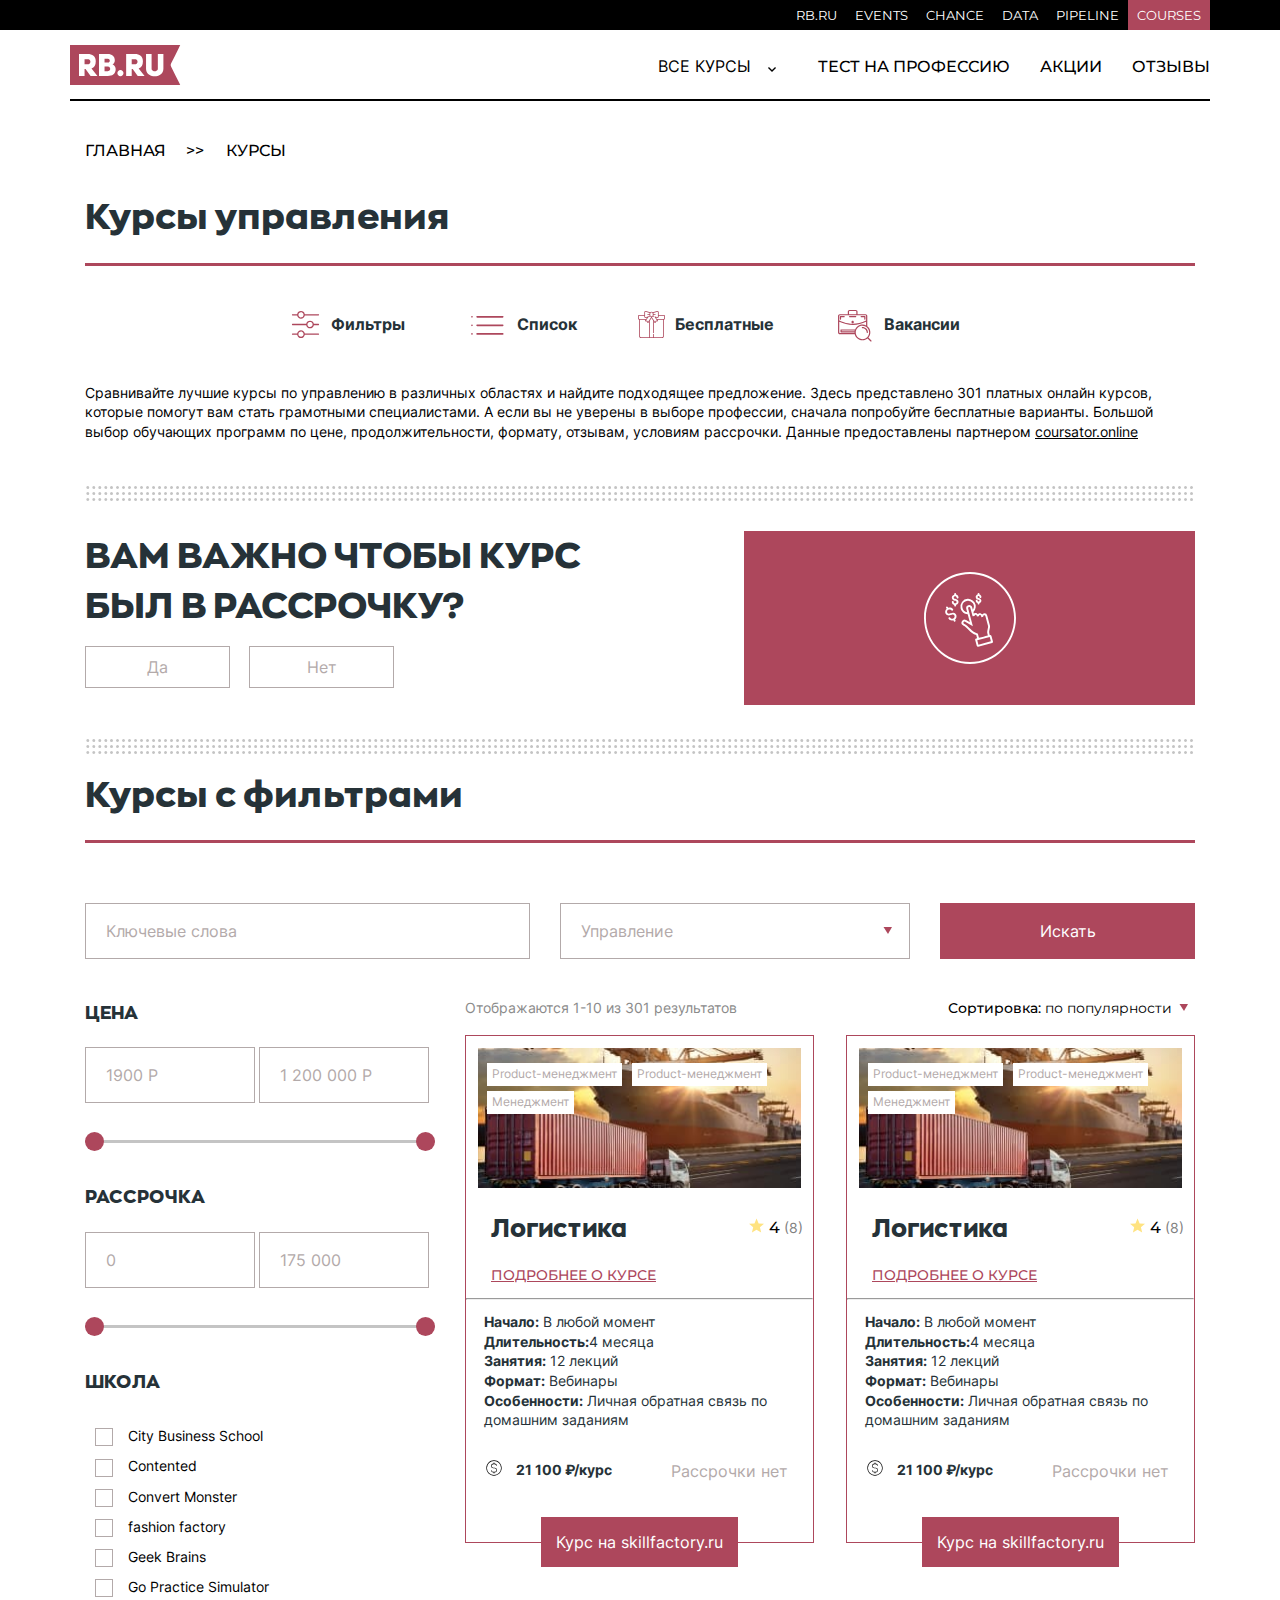
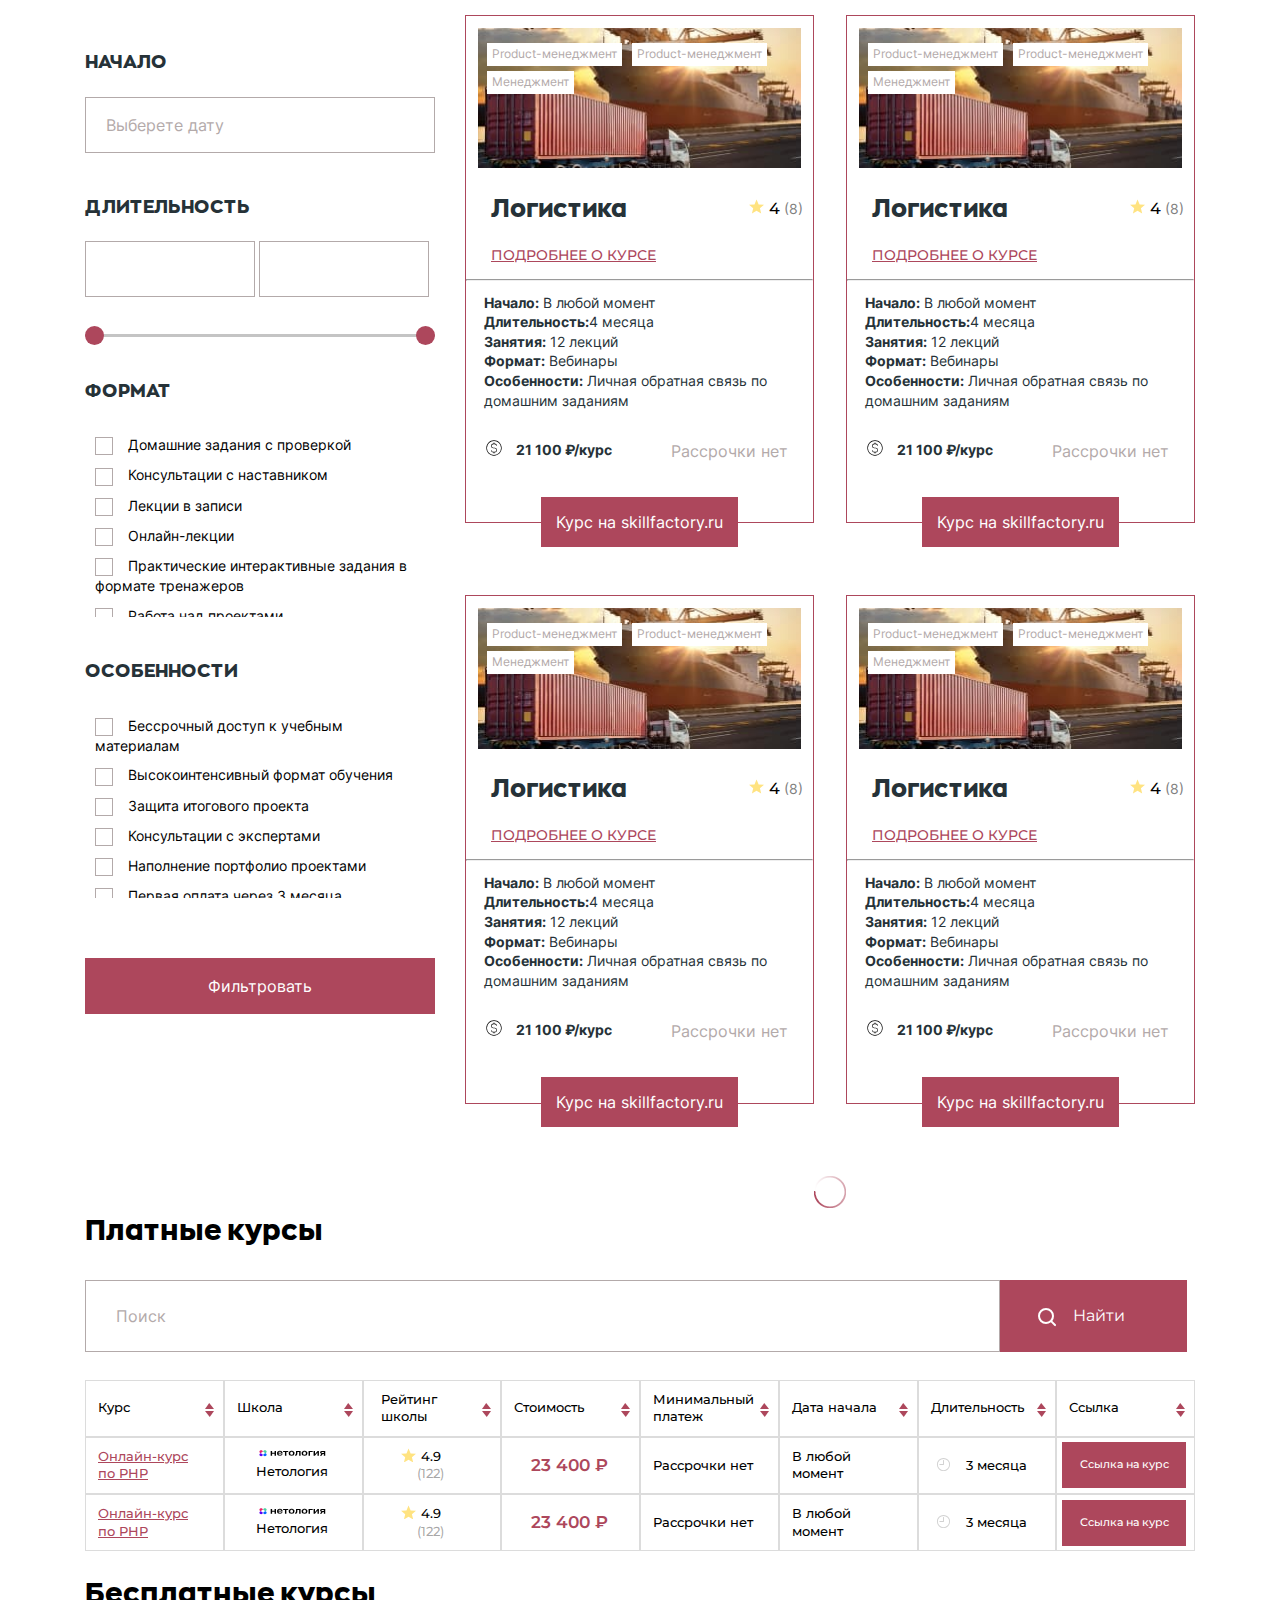
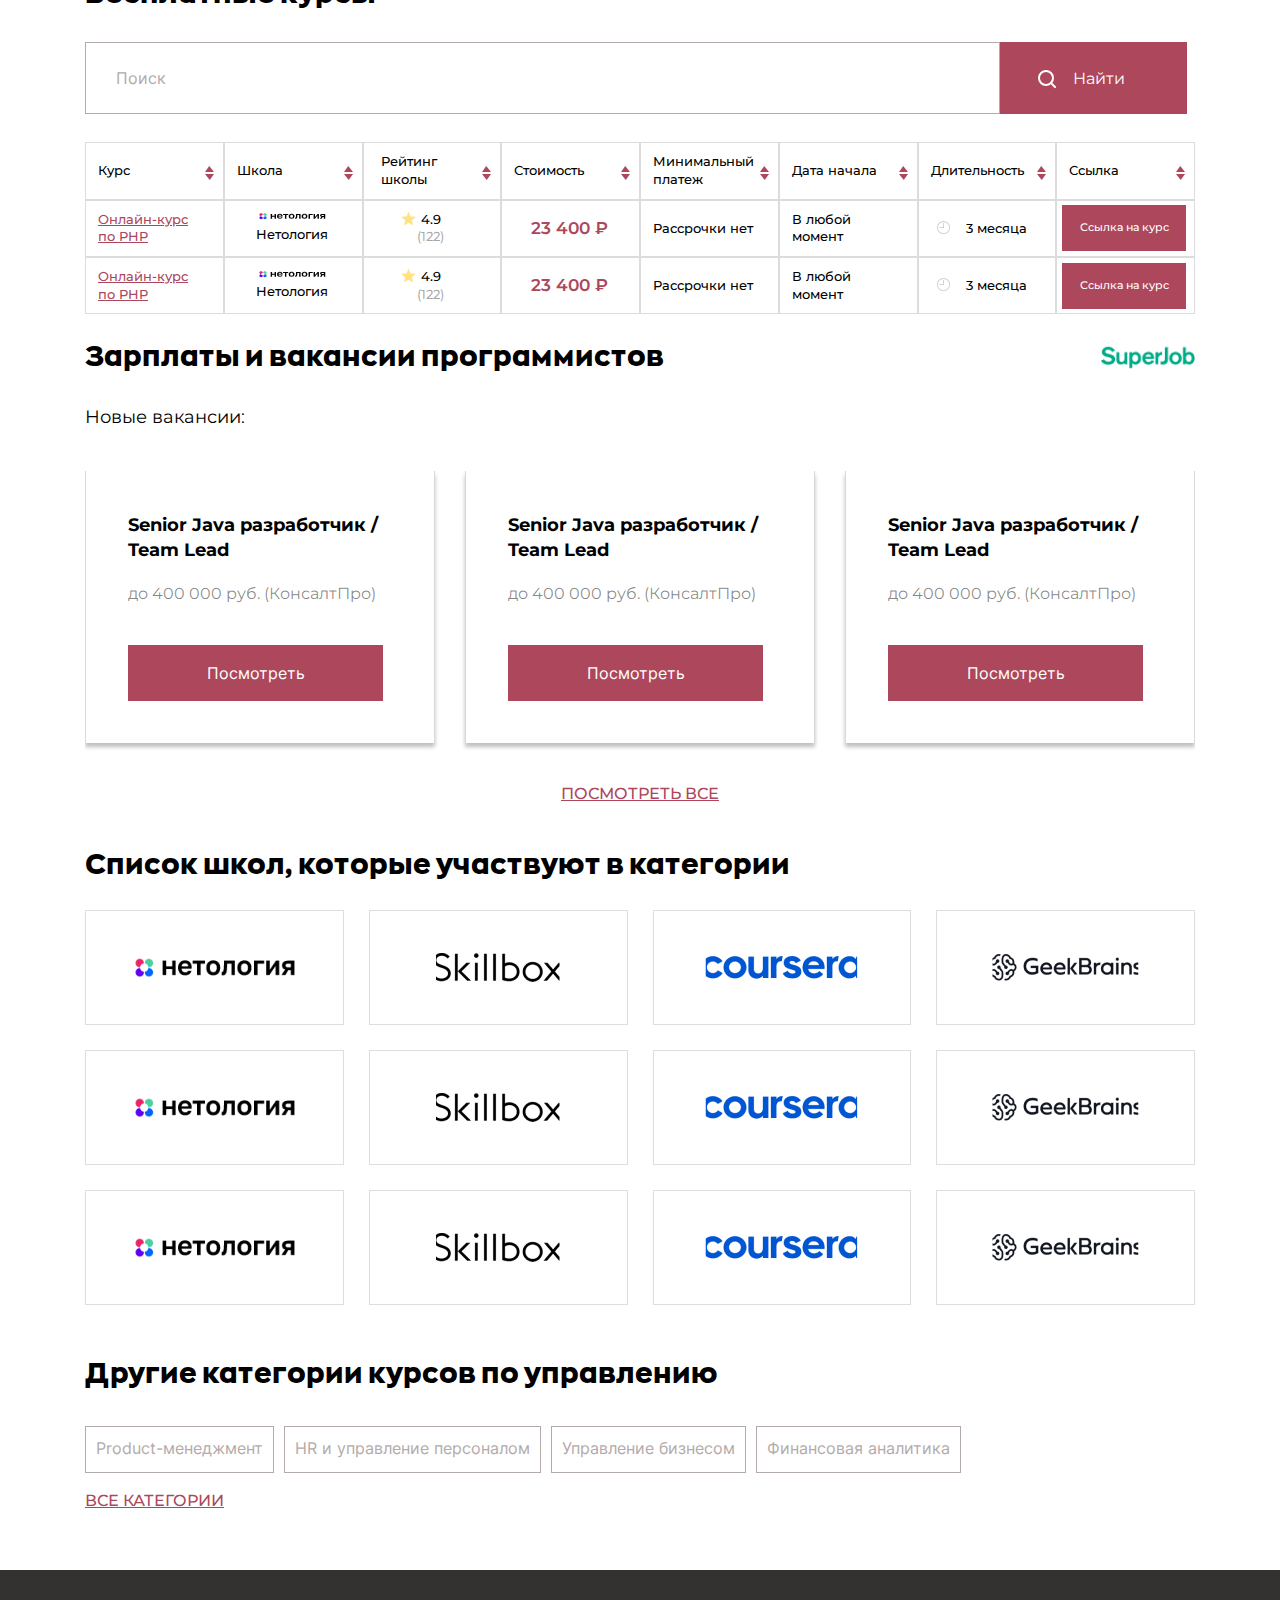
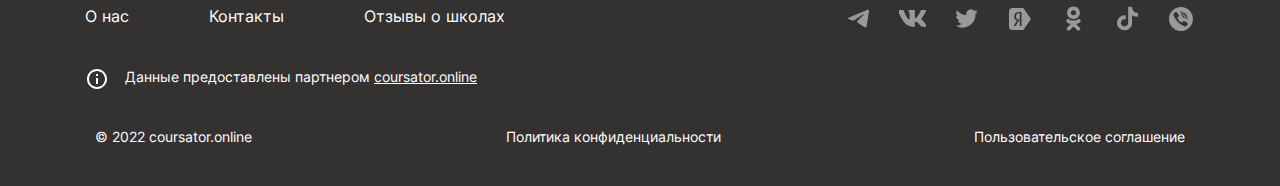
<file: coursesUpravlenie2.html>
<!DOCTYPE html>
<html lang="ru">

<head>
    <meta charset="UTF-8">
    <meta http-equiv="X-UA-Compatible" content="IE=edge">
    <meta name="viewport" content="width=device-width, initial-scale=1.0">
    <title>RB-coursesUpravlenie</title>
    <link rel="stylesheet" href="css/style.css">
</head>

<body>
    <header class="header">
        <div class="header__wrapper">
            <div class="header__top">
                <ul class="header__top-list">
                    <li class="header__top-item">
                        <a class="header__top-link" href="">RB.RU</a>
                    </li>
                    <li class="header__top-item">
                        <a class="header__top-link" href="">EVENTS</a>
                    </li>
                    <li class="header__top-item">
                        <a class="header__top-link" href="">CHANCE</a>
                    </li>
                    <li class="header__top-item">
                        <a class="header__top-link" href="">data</a>
                    </li>
                    <li class="header__top-item">
                        <a class="header__top-link" href="">PIPELINE</a>
                    </li>
                    <li class="header__top-item header__top-item-active">
                        <a class="header__top-link" href="">courses</a>
                    </li>
                </ul>
            </div>
            <div class="heading">
                <div class="logo">
                    <a href="#">
                        <img src="images/logo.svg" alt="logo">
                    </a>
                </div>
                <nav class="menu" id="menuBox">
                    <div class="heading__links">
                        <a class="heading__links-link" href="">Тест на профессию</a>
                        <a class="heading__links-link" href="">Акции</a>
                        <a class="heading__links-link" href="">Отзывы</a>
                    </div>
                    <div class="heading__button">
                        <div class="heading__button-head">
                            <button onclick="allFunction()" class="heading__button-head dropbtn">Все курсы
                                <img class="arrow" src="images/arrow.svg" alt="arrow">
                            </button>
                        </div>
                        <div id="myDropdown" class="dropdown-content">
                            <div class="dropdown-content__left" id="dropdownContentL">
                                <button onclick="listFunction()"
                                    class="dropdown-content__btn dropdown-content__btn-active">
                                    Программирование
                                    <svg class="dropdown-content__btn-icon" width="9" height="14" viewBox="0 0 9 14"
                                        xmlns="http://www.w3.org/2000/svg">
                                        <path
                                            d="M0.986084 12.355L5.9394 7L0.986084 1.645L2.51101 -1.19209e-07L9.00007 7L2.51101 14L0.986084 12.355Z" />
                                    </svg>
                                </button>
                                <button class="dropdown-content__btn">
                                    Управление
                                    <svg class="dropdown-content__btn-icon" width="9" height="14" viewBox="0 0 9 14"
                                        fill="none" xmlns="http://www.w3.org/2000/svg">
                                        <path
                                            d="M0.986084 12.355L5.9394 7L0.986084 1.645L2.51101 -1.19209e-07L9.00007 7L2.51101 14L0.986084 12.355Z" />
                                    </svg>
                                </button>
                                <button class="dropdown-content__btn">
                                    Дизайн
                                    <svg class="dropdown-content__btn-icon" width="9" height="14" viewBox="0 0 9 14"
                                        fill="none" xmlns="http://www.w3.org/2000/svg">
                                        <path
                                            d="M0.986084 12.355L5.9394 7L0.986084 1.645L2.51101 -1.19209e-07L9.00007 7L2.51101 14L0.986084 12.355Z" />
                                    </svg>
                                </button>
                                <button class="dropdown-content__btn">
                                    Маркетинг
                                    <svg class="dropdown-content__btn-icon" width="9" height="14" viewBox="0 0 9 14"
                                        fill="none" xmlns="http://www.w3.org/2000/svg">
                                        <path
                                            d="M0.986084 12.355L5.9394 7L0.986084 1.645L2.51101 -1.19209e-07L9.00007 7L2.51101 14L0.986084 12.355Z" />
                                    </svg>
                                </button>
                                <button class="dropdown-content__btn">
                                    Аналитика
                                    <svg class="dropdown-content__btn-icon" width="9" height="14" viewBox="0 0 9 14"
                                        fill="none" xmlns="http://www.w3.org/2000/svg">
                                        <path
                                            d="M0.986084 12.355L5.9394 7L0.986084 1.645L2.51101 -1.19209e-07L9.00007 7L2.51101 14L0.986084 12.355Z" />
                                    </svg>
                                </button>
                                <button class="dropdown-content__btn">
                                    Создание контента
                                    <svg class="dropdown-content__btn-icon" width="9" height="14" viewBox="0 0 9 14"
                                        fill="none" xmlns="http://www.w3.org/2000/svg">
                                        <path
                                            d="M0.986084 12.355L5.9394 7L0.986084 1.645L2.51101 -1.19209e-07L9.00007 7L2.51101 14L0.986084 12.355Z" />
                                    </svg>
                                </button>
                            </div>
                            <div class="dropdown-content__right" id="dropdownContentR">
                                <button class="dropdown-content-right-back" onclick="backDropdownContent()">
                                    <img class="dropdown-content-right-back-icon" src="images/arrow-back.svg"
                                        alt="back">
                                    <span class="dropdown-content-right-back-text">Назад</span>
                                </button>
                                <div class="dropdown-content-right-inner">
                                    <a href="" class="dropdown-content-link">Все курсы по программированию</a>
                                    <a href="" class="dropdown-content-link">Web-разработка</a>
                                    <a href="" class="dropdown-content-link">Python-разработка</a>
                                    <a href="" class="dropdown-content-link">JavaScript-разработка</a>
                                    <a href="" class="dropdown-content-link">Мобильная разработка</a>
                                    <a href="" class="dropdown-content-link">Frontend-разработка</a>
                                    <a href="" class="dropdown-content-link"> Системное администрирование</a>
                                    <a href="" class="dropdown-content-link">Разработка игр</a>
                                    <a href="" class="dropdown-content-link">Java-разработка</a>
                                    <a href="" class="dropdown-content-link">Верстка на HTML/CSS</a>
                                    <a href="" class="dropdown-content-link">PHP-разработка</a>
                                    <a href="" class="dropdown-content-link">QA-тестирование</a>
                                    <a href="" class="dropdown-content-link">Android-разработка</a>
                                    <a href="" class="dropdown-content-link">IOS-разработка</a>
                                    <a href="" class="dropdown-content-link">Разработка игр на Unity</a>
                                    <a href="" class="dropdown-content-link">Фреймворк ReactJS</a>
                                    <a href="" class="dropdown-content-link">DevOps</a>
                                    <a href="" class="dropdown-content-link">Разработка на C#</a>
                                    <a href="" class="dropdown-content-link">Информационная безопасность</a>
                                    <a href="" class="dropdown-content-link">Разработка игр на Unreal Engine</a>
                                    <a href="" class="dropdown-content-link">Фреймворк Django</a>
                                    <a href="" class="dropdown-content-link">Фреймворк Spring</a>
                                </div>
                            </div>
                        </div>
                    </div>
                </nav>
                <div class="filter-wrap" id="anchors">
                    <div class="courses__anchors-header">
                        <a class="courses__anchor" href="">
                            <svg class="courses__anchor-img" width="31" height="31" viewBox="0 0 31 31" fill="none"
                                xmlns="http://www.w3.org/2000/svg">
                                <path
                                    d="M2.5 6.45822H7.16229C7.31962 7.35631 7.78859 8.17016 8.48672 8.75661C9.18484 9.34307 10.0674 9.66458 10.9792 9.66458C11.8909 9.66458 12.7735 9.34307 13.4716 8.75661C14.1697 8.17016 14.6387 7.35631 14.796 6.45822H28.4167C28.588 6.45822 28.7522 6.39018 28.8733 6.26906C28.9945 6.14795 29.0625 5.98368 29.0625 5.81239C29.0625 5.6411 28.9945 5.47683 28.8733 5.35572C28.7522 5.2346 28.588 5.16656 28.4167 5.16656H14.796C14.6387 4.26847 14.1697 3.45462 13.4716 2.86817C12.7735 2.28171 11.8909 1.96021 10.9792 1.96021C10.0674 1.96021 9.18484 2.28171 8.48672 2.86817C7.78859 3.45462 7.31962 4.26847 7.16229 5.16656H2.5C2.41205 5.16656 2.24778 5.2346 2.12666 5.35572C2.00554 5.47683 1.9375 5.6411 1.9375 5.81239C1.9375 5.98368 2.00554 6.14795 2.12666 6.26906C2.24778 6.39018 2.41205 6.45822 2.5 6.45822ZM10.9792 3.22906C11.4901 3.22906 11.9896 3.38057 12.4144 3.66443C12.8392 3.94829 13.1703 4.35175 13.3659 4.82379C13.5614 5.29583 13.6125 5.81526 13.5129 6.31637C13.4132 6.81749 13.1671 7.2778 12.8059 7.63908C12.4446 8.00037 11.9843 8.24641 11.4831 8.34609C10.982 8.44577 10.4626 8.39461 9.99057 8.19908C9.51853 8.00355 9.11506 7.67244 8.8312 7.24761C8.54734 6.82279 8.39583 6.3 8.39583 5.81239C8.39583 5.12725 8.668 4.47017 9.15247 3.9857C9.63694 3.50123 10.294 3.22906 10.9792 3.22906ZM28.4167 14.8541H23.8377C23.6804 13.956 23.2114 13.1421 22.5133 12.5557C21.8152 11.9692 20.9326 11.6477 20.0208 11.6477C19.1091 11.6477 18.2265 11.9692 17.5284 12.5557C16.8303 13.1421 16.3613 13.956 16.204 14.8541H2.5C2.41205 14.8541 2.24778 14.9221 2.12666 15.0432C2.00554 15.1643 1.9375 15.3286 1.9375 15.4999C1.9375 15.6712 2.00554 15.8354 2.12666 15.9566C2.24778 16.0777 2.41205 16.1457 2.5 16.1457H16.204C16.3613 17.0438 16.8303 17.8577 17.5284 18.4441C18.2265 19.0306 19.1091 19.3521 20.0208 19.3521C20.9326 19.3521 21.8152 19.0306 22.5133 18.4441C23.2114 17.8577 23.6804 17.0438 23.8377 16.1457H28.4167C28.588 16.1457 28.7522 16.0777 28.8733 15.9566C28.9945 15.8354 29.0625 15.6712 29.0625 15.4999C29.0625 15.3286 28.9945 15.1643 28.8733 15.0432C28.7522 14.9221 28.588 14.8541 28.4167 14.8541ZM20.0208 18.0832C19.5099 18.0832 19.0104 17.9317 18.5856 17.6479C18.1608 17.364 17.8297 16.9605 17.6341 16.4885C17.4386 16.0164 17.3875 15.497 17.4871 14.9959C17.5868 14.4948 17.8329 14.0345 18.1941 13.6732C18.5554 13.3119 19.0157 13.0659 19.5168 12.9662C20.018 12.8665 20.5374 12.9177 21.0094 13.1132C21.4815 13.3087 21.8849 13.6398 22.1688 14.0647C22.4527 14.4895 22.6042 14.989 22.6042 15.4999C22.6042 16.185 22.332 16.8421 21.8475 17.3266C21.3631 17.8111 20.706 18.0832 20.0208 18.0832ZM28.4167 24.5416H14.796C14.6387 23.6435 14.1697 22.8296 13.4716 22.2432C12.7735 21.6567 11.8909 21.3352 10.9792 21.3352C10.0674 21.3352 9.18484 21.6567 8.48672 22.2432C7.78859 22.8296 7.31962 23.6435 7.16229 24.5416H2.5C2.41205 24.5416 2.24778 24.6096 2.12666 24.7307C2.00554 24.8518 1.9375 25.0161 1.9375 25.1874C1.9375 25.3587 2.00554 25.5229 2.12666 25.6441C2.24778 25.7652 2.41205 25.8332 2.5 25.8332H7.16229C7.31962 26.7313 7.78859 27.5452 8.48672 28.1316C9.18484 28.7181 10.0674 29.0396 10.9792 29.0396C11.8909 29.0396 12.7735 28.7181 13.4716 28.1316C14.1697 27.5452 14.6387 26.7313 14.796 25.8332H28.4167C28.588 25.8332 28.7522 25.7652 28.8733 25.6441C28.9945 25.5229 29.0625 25.3587 29.0625 25.1874C29.0625 25.0161 28.9945 24.8518 28.8733 24.7307C28.7522 24.6096 28.588 24.5416 28.4167 24.5416ZM10.9792 27.7707C10.4682 27.7707 9.96877 27.6192 9.54394 27.3354C9.11912 27.0515 8.788 26.648 8.59248 26.176C8.39695 25.7039 8.34579 25.1845 8.44547 24.6834C8.54515 24.1823 8.79119 23.722 9.15247 23.3607C9.51376 22.9994 9.97407 22.7534 10.4752 22.6537C10.9763 22.554 11.4957 22.6052 11.9678 22.8007C12.4398 22.9962 12.8433 23.3273 13.1271 23.7522C13.411 24.177 13.5625 24.6765 13.5625 25.1874C13.5625 25.8725 13.2903 26.5296 12.8059 27.0141C12.3214 27.4986 11.6643 27.7707 10.9792 27.7707Z"
                                    fill="#AD475C" />
                            </svg>
                            <span class="courses__anchor-text">Фильтры</span>
                        </a>
                        <a class="courses__anchor" href="">
                            <svg class="courses__anchor-img" width="41" height="41" viewBox="0 0 41 41" fill="none"
                                xmlns="http://www.w3.org/2000/svg">
                                <path
                                    d="M5.97917 20.4999C5.50746 20.4999 5.125 20.8824 5.125 21.3541C5.125 21.8258 5.50746 22.2083 5.97917 22.2083C6.45088 22.2083 6.3 21.8258 6.3 21.3541C6.3 20.8824 6.45088 20.4999 5.97917 20.4999ZM11.1042 13.6666H36.7292C37.2009 13.6666 37.5833 13.2841 37.5833 12.8124C37.5833 12.3407 37.2009 11.9583 36.7292 11.9583H11.1042C10.6325 11.9583 10.25 12.3407 10.25 12.8124C10.25 13.2841 10.6325 13.6666 11.1042 13.6666ZM5.97917 29.0416C5.50746 29.0416 5.125 29.424 5.125 29.8958C5.125 30.3675 5.50746 30.7499 5.97917 30.7499C6.45088 30.7499 6.3 30.3675 6.3 29.8958C6.3 29.424 6.45088 29.0416 5.97917 29.0416ZM36.7292 20.4999H11.1042C10.6325 20.4999 10.25 20.8824 10.25 21.3541C10.25 21.8258 10.6325 22.2083 11.1042 22.2083H36.7292C37.2009 22.2083 37.5833 21.8258 37.5833 21.3541C37.5833 20.8824 37.2009 20.4999 36.7292 20.4999ZM5.97917 11.9583C5.50746 11.9583 5.125 12.3407 5.125 12.8124C5.125 13.2841 5.50746 13.6666 5.97917 13.6666C6.45088 13.6666 6.3 13.2841 6.3 12.8124C6.3 12.3407 6.45088 11.9583 5.97917 11.9583ZM36.7292 29.0416H11.1042C10.6325 29.0416 10.25 29.424 10.25 29.8958C10.25 30.3675 10.6325 30.7499 11.1042 30.7499H36.7292C37.2009 30.7499 37.5833 30.3675 37.5833 29.8958C37.5833 29.424 37.2009 29.0416 36.7292 29.0416Z"
                                    fill="#AD475C" />
                            </svg>
                            <span class="courses__anchor-text">Список</span>
                        </a>
                        <a class="courses__anchor" href="">
                            <svg class="courses__anchor-img" width="27" height="27" viewBox="0 0 27 27" fill="none"
                                xmlns="http://www.w3.org/2000/svg">
                                <g clip-path="url(#clip0_30_934)">
                                    <path
                                        d="M25.8135 3.92819H20.7131V1.18704C20.7131 1.00169 20.6697 0.818926 20.5864 0.653384C20.503 0.487842 20.382 0.344129 20.2331 0.233765C20.0842 0.123402 19.9115 0.0494575 19.7289 0.0178588C19.5463 -0.0137399 19.3588 -0.00211382 19.1815 0.0518051L14.8757 1.36102C14.4985 1.02028 14.0083 0.831645 13.5 0.831645C12.9917 0.831645 12.5015 1.02028 12.1243 1.36102L7.81854 0.0518051C7.64121 -0.00211382 7.45372 -0.0137399 7.27109 0.0178588C7.08846 0.0494575 6.91577 0.123402 6.76687 0.233765C6.61797 0.344129 6.49699 0.487842 6.41363 0.653384C6.33028 0.818926 6.28687 1.00169 6.28687 1.18704V3.92819H1.18652C0.871949 3.92856 0.570361 4.05368 0.347923 4.27612C0.125485 4.49856 0.000360929 4.80014 0 5.11472L0 7.51465C0.000395536 7.80179 0.10477 8.07907 0.293816 8.29521C0.482861 8.51134 0.743785 8.65169 1.02832 8.6903V25.0225C1.02891 25.5468 1.23745 26.0494 1.60818 26.4201C1.97891 26.7909 2.48156 26.9994 3.00586 27H23.9941C24.5184 26.9994 25.0211 26.7909 25.3918 26.4201C25.7626 26.0494 25.9711 25.5468 25.9717 25.0225V8.69031C26.2562 8.65169 26.5171 8.51134 26.7062 8.29521C26.8952 8.07907 26.9996 7.80179 27 7.51465V5.11472C26.9996 4.80014 26.8745 4.49856 26.6521 4.27612C26.4296 4.05368 26.1281 3.92856 25.8135 3.92819ZM15.468 5.75587C15.5177 5.77098 15.5698 5.77615 15.6215 5.77109C15.6732 5.76604 15.7234 5.75084 15.7692 5.72639C15.8151 5.70193 15.8556 5.66869 15.8886 5.62856C15.9216 5.58843 15.9463 5.5422 15.9614 5.49251C15.9765 5.44282 15.9817 5.39063 15.9766 5.33894C15.9716 5.28725 15.9564 5.23706 15.9319 5.19124C15.9075 5.14541 15.8742 5.10486 15.8341 5.07188C15.794 5.03891 15.7477 5.01416 15.6981 4.99905L15.3715 4.89974C15.4936 4.6326 15.5568 4.34225 15.5566 4.04849V3.86387H17.2574C17.3623 3.86387 17.4629 3.8222 17.5371 3.74803C17.6113 3.67386 17.6529 3.57326 17.6529 3.46836C17.6529 3.36347 17.6113 3.26287 17.5371 3.1887C17.4629 3.11452 17.3623 3.07286 17.2574 3.07286H15.5566V2.88828C15.5568 2.59454 15.4937 2.3042 15.3715 2.03707L19.4116 0.808625C19.4707 0.790656 19.5332 0.786784 19.594 0.797319C19.6549 0.807854 19.7125 0.832503 19.7621 0.86929C19.8117 0.906077 19.8521 0.95398 19.8798 1.00916C19.9076 1.06434 19.9221 1.12526 19.9221 1.18704V4.26018C19.9147 4.3022 19.9147 4.3452 19.9221 4.38723V5.74974C19.9221 5.81152 19.9076 5.87244 19.8798 5.92762C19.8521 5.9828 19.8117 6.0307 19.7621 6.06749C19.7125 6.10428 19.6549 6.12893 19.594 6.13946C19.5332 6.15 19.4707 6.14612 19.4116 6.12815L17.0697 5.41606C17.057 5.41221 17.0441 5.409 17.0311 5.40646C17.0273 5.40568 17.0234 5.40535 17.0196 5.4047C17.0107 5.40321 17.0018 5.40172 16.9928 5.40084C16.9874 5.40033 16.9821 5.40028 16.9767 5.39997C16.9692 5.39953 16.9617 5.39899 16.9541 5.39899C16.9489 5.39899 16.9438 5.39943 16.9385 5.39963C16.9308 5.39994 16.9231 5.40017 16.9153 5.40092C16.9109 5.40138 16.9065 5.40218 16.902 5.40277C16.8936 5.40391 16.8852 5.40501 16.8769 5.40669C16.8733 5.40738 16.8699 5.40841 16.8664 5.40921C16.8573 5.41127 16.8483 5.41341 16.8394 5.41614C16.8364 5.41701 16.8336 5.4182 16.8307 5.41915C16.8215 5.42219 16.8123 5.4253 16.8033 5.42906C16.7999 5.43045 16.7967 5.43218 16.7935 5.43365C16.7851 5.43736 16.7768 5.44101 16.7687 5.44536C16.7574 5.45141 16.7463 5.458 16.7355 5.46511L16.7354 5.46522C16.7343 5.46594 16.7334 5.46679 16.7323 5.46753C16.7225 5.47415 16.713 5.4811 16.7039 5.4886C16.7003 5.49151 16.6971 5.4947 16.6937 5.49771C16.6873 5.50325 16.681 5.50873 16.675 5.51468C16.671 5.5187 16.6674 5.523 16.6635 5.52717C16.6586 5.5325 16.6536 5.5377 16.649 5.54334C16.6451 5.5481 16.6416 5.55312 16.6379 5.55804C16.6339 5.56347 16.6297 5.56878 16.6259 5.57442C16.6222 5.5799 16.6191 5.58564 16.6157 5.59128C16.6124 5.59669 16.609 5.60197 16.606 5.60756C16.6024 5.61441 16.5992 5.62151 16.596 5.62855C16.5938 5.63326 16.5914 5.63779 16.5894 5.64263C16.585 5.65329 16.5812 5.66418 16.5777 5.67518C16.5772 5.67662 16.5766 5.67796 16.5762 5.6794L16.5761 5.67961C16.5723 5.69199 16.5692 5.70456 16.5667 5.7173C16.5652 5.72454 16.5644 5.73177 16.5634 5.73901C16.5626 5.74444 16.5616 5.74985 16.561 5.75531C16.5602 5.76342 16.56 5.77148 16.5597 5.77954C16.5595 5.7843 16.5591 5.78904 16.5591 5.7938C16.5591 5.80148 16.5596 5.80905 16.56 5.81667C16.5603 5.82197 16.5604 5.82728 16.5609 5.83258C16.5616 5.83928 16.5627 5.84587 16.5637 5.85249C16.5646 5.85872 16.5654 5.86495 16.5666 5.87115C16.5677 5.87679 16.5693 5.88233 16.5706 5.88792C16.5723 5.8949 16.5739 5.9019 16.576 5.90883C16.5775 5.91385 16.5794 5.91871 16.5812 5.92368C16.5837 5.93087 16.586 5.93808 16.589 5.94518C16.5912 5.95075 16.594 5.95608 16.5966 5.96153C16.5995 5.96769 16.6021 5.97395 16.6053 5.98C16.6114 5.99148 16.6181 6.00265 16.6253 6.0135L16.6253 6.01362L18.2908 8.51498C18.2951 8.52188 18.2996 8.52863 18.3043 8.53524L19.0113 9.59694L17.8701 9.74484C17.8099 9.75264 17.7523 9.7742 17.7017 9.80785C17.6512 9.8415 17.6091 9.88634 17.5787 9.93889L17.0021 10.9347L15.9119 9.29742C15.9113 9.29654 15.9107 9.29564 15.9102 9.29477L13.9752 6.38871L14.2616 5.95857C14.4872 5.86817 14.6951 5.73856 14.8757 5.57576L15.468 5.75587ZM12.2344 2.88829C12.2344 2.55262 12.3677 2.2307 12.6051 1.99335C12.8424 1.756 13.1643 1.62266 13.5 1.62266C13.8357 1.62266 14.1576 1.756 14.3949 1.99335C14.6323 2.2307 14.7656 2.55262 14.7656 2.88829V4.0485C14.7653 4.30608 14.6865 4.55746 14.5398 4.76914C14.393 4.98083 14.1852 5.14278 13.9441 5.23342C13.906 5.23985 13.8691 5.25179 13.8344 5.26888C13.6466 5.32047 13.4495 5.328 13.2583 5.29089C13.0671 5.25377 12.8871 5.17301 12.7322 5.0549C12.5773 4.93679 12.4519 4.78452 12.3655 4.60996C12.2792 4.43539 12.2343 4.24325 12.2344 4.04849V2.88829ZM7.07789 1.18704C7.07789 1.12526 7.09237 1.06434 7.12015 1.00916C7.14794 0.953981 7.18826 0.906079 7.2379 0.869292C7.28753 0.832505 7.34509 0.807857 7.40596 0.797322C7.46684 0.786787 7.52934 0.790659 7.58845 0.808628L11.6285 2.03707C11.5063 2.3042 11.4432 2.59454 11.4434 2.88829V3.07286H9.74257C9.69063 3.07286 9.6392 3.08309 9.59122 3.10296C9.54323 3.12284 9.49963 3.15197 9.46291 3.1887C9.42618 3.22542 9.39705 3.26902 9.37717 3.31701C9.3573 3.365 9.34706 3.41643 9.34706 3.46836C9.34706 3.5203 9.3573 3.57173 9.37717 3.61972C9.39705 3.6677 9.42618 3.7113 9.46291 3.74803C9.49963 3.78476 9.54323 3.81389 9.59122 3.83377C9.6392 3.85364 9.69063 3.86387 9.74257 3.86387H11.4434V4.0485C11.4432 4.34225 11.5064 4.6326 11.6285 4.89974L9.93111 5.41586L9.93062 5.41601L7.58845 6.12815C7.52934 6.14612 7.46684 6.15 7.40596 6.13946C7.34509 6.12893 7.28753 6.10428 7.2379 6.06749C7.18826 6.0307 7.14794 5.9828 7.12015 5.92762C7.09237 5.87244 7.07789 5.81152 7.07789 5.74974V1.18704ZM1.18652 7.91015C1.08166 7.91004 0.981131 7.86833 0.906984 7.79419C0.832836 7.72004 0.79113 7.61951 0.791016 7.51465V5.11472C0.79113 5.00986 0.832836 4.90933 0.906984 4.83518C0.981131 4.76103 1.08166 4.71932 1.18652 4.71921H6.28687V5.74974C6.28712 6.06384 6.4117 6.36506 6.8 6.58758C6.85505 6.8101 7.15581 6.93581 7.4699 6.93725C7.58805 6.93711 7.70554 6.9195 7.81854 6.88498L9.10451 6.49397L8.16157 7.91015L1.18652 7.91015ZM11.0215 26.209H3.00586C2.69128 26.2086 2.3897 26.0835 2.16726 25.8611C1.94482 25.6386 1.8197 25.337 1.81934 25.0225V8.70117H7.63487L6.97767 9.68819C6.94041 9.74416 6.91803 9.80871 6.91265 9.87574C6.90727 9.94277 6.91908 10.0101 6.94694 10.0713C6.97481 10.1325 7.01782 10.1855 7.07191 10.2255C7.126 10.2654 7.18939 10.2909 7.25607 10.2996L8.8346 10.5042L9.63216 11.8817C9.66584 11.9399 9.71382 11.9886 9.77154 12.0231C9.82927 12.0576 9.89484 12.0768 9.96206 12.0788C9.96618 12.079 9.9703 12.0791 9.97447 12.0791C10.0396 12.079 10.1037 12.0629 10.1612 12.0322C10.2186 12.0014 10.2675 11.9569 10.3036 11.9027L11.0224 10.8233L11.0215 26.209ZM11.089 9.29598L9.9979 10.9347L9.42133 9.93888C9.39091 9.88634 9.3488 9.8415 9.29826 9.80785C9.24772 9.7742 9.19011 9.75264 9.1299 9.74484L7.98874 9.59693L8.70068 8.5277C8.70117 8.527 8.70164 8.52626 8.70212 8.52554L10.2961 6.13168L12.1243 5.57578C12.4316 5.85339 12.8156 6.03145 13.226 6.08654L13.1987 6.12761C13.1772 6.15244 13.159 6.17987 13.1443 6.20924L11.0909 9.29322L11.089 9.29598ZM25.1807 25.0225C25.1803 25.337 25.0552 25.6386 24.8327 25.8611C24.6103 26.0835 24.3087 26.2086 23.9941 26.209H15.9785V23.3581C15.9785 23.2532 15.9368 23.1526 15.8627 23.0785C15.7885 23.0043 15.6879 22.9626 15.583 22.9626C15.4781 22.9626 15.3775 23.0043 15.3033 23.0785C15.2292 23.1526 15.1875 23.2532 15.1875 23.3581V26.209H11.8125L11.8135 9.6352L13.5 7.10235L15.1875 9.63669V21.7761C15.1875 21.881 15.2292 21.9816 15.3033 22.0558C15.3775 22.1299 15.4781 22.1716 15.583 22.1716C15.6879 22.1716 15.7885 22.1299 15.8627 22.0558C15.9368 21.9816 15.9785 21.881 15.9785 21.7761V10.8247L16.6964 11.9027C16.7325 11.9569 16.7814 12.0014 16.8388 12.0322C16.8962 12.0629 16.9604 12.079 17.0255 12.0791C17.0296 12.0791 17.0338 12.079 17.038 12.0788C17.1052 12.0767 17.1708 12.0575 17.2285 12.023C17.2862 11.9885 17.3342 11.9399 17.3678 11.8817L18.1654 10.5042L19.7439 10.2996C19.8106 10.2909 19.874 10.2654 19.9281 10.2255C19.9822 10.1855 20.0252 10.1325 20.0531 10.0713C20.0809 10.0101 20.0927 9.94277 20.0873 9.87574C20.082 9.80871 20.0596 9.74416 20.0223 9.68819L19.3651 8.70117H25.1807V25.0225ZM26.209 7.51465C26.2089 7.61951 26.1672 7.72004 26.093 7.79419C26.0189 7.86833 25.9183 7.91004 25.8135 7.91015H18.8385L17.8955 6.49395L19.1815 6.88497C19.2945 6.91949 19.4119 6.93711 19.5301 6.93724C19.8442 6.93581 20.1449 6.8101 20.3666 6.58758C20.5883 6.36506 20.7129 6.06384 20.7131 5.74974V4.71921H25.8135C25.9183 4.71932 26.0189 4.76103 26.093 4.83518C26.1672 4.90932 26.2089 5.00985 26.209 5.11471V7.51465Z"
                                        fill="#AD475C" />
                                </g>
                                <defs>
                                    <clipPath id="clip0_30_934">
                                        <rect width="27" height="27" fill="white" />
                                    </clipPath>
                                </defs>
                            </svg>
                            <span class="courses__anchor-text">Бесплатные</span>
                        </a>
                        <a class="courses__anchor" href="">
                            <svg class="courses__anchor-img" width="39" height="39" viewBox="0 0 39 39" fill="none"
                                xmlns="http://www.w3.org/2000/svg">
                                <path
                                    d="M18.8906 17.0625C18.8906 17.3035 18.8191 17.5392 18.6852 17.7396C18.5513 17.94 18.361 18.0962 18.1383 18.1885C17.9156 18.2807 17.6705 18.3049 17.4341 18.2578C17.1977 18.2108 16.9805 18.0947 16.8101 17.9243C16.6396 17.7538 16.5236 17.5367 16.4765 17.3003C16.4295 17.0639 16.4537 16.8188 16.5459 16.5961C16.6381 16.3734 16.7944 16.1831 16.9948 16.0491C17.1952 15.9152 17.4308 15.8438 17.6719 15.8438C17.9951 15.8438 18.3051 15.9722 18.5337 16.2007C18.7622 16.4293 18.8906 16.7393 18.8906 17.0625ZM36.384 36.384C36.2697 36.4982 36.1147 36.5624 35.9531 36.5624C35.7915 36.5624 35.6366 36.4982 35.5223 36.384L32.5693 33.4309C31.5401 34.3166 30.3001 34.9222 28.9688 35.1892C27.6376 35.4563 26.2599 35.3759 24.9688 34.9558C23.6776 34.5356 22.5165 33.7899 21.5974 32.7905C20.6782 31.7911 20.0321 30.5717 19.7212 29.25H4.83173C4.35846 29.2497 3.90466 29.0615 3.57 28.7269C3.23535 28.3922 3.0472 27.9384 3.04688 27.4651V10.9255C3.0472 10.4522 3.23535 9.99841 3.57 9.66375C3.90466 9.3291 4.35846 9.14095 4.83173 9.14062H12.7969V6.65986C12.7972 6.18658 12.9853 5.73279 13.32 5.39813C13.6547 5.06347 14.1085 4.87532 14.5817 4.875H20.762C21.2353 4.87532 21.6891 5.06347 22.0237 5.39813C22.3584 5.73279 22.5466 6.18658 22.5469 6.65986V9.14062H30.512C30.9853 9.14095 31.4391 9.3291 31.7737 9.66375C32.1084 9.99841 32.2966 10.4522 32.2969 10.9255V21.191C33.1412 21.8474 33.8433 22.6687 34.3604 23.6049C34.8775 24.5411 35.1989 25.5726 35.305 26.6368C35.411 27.7011 35.2996 28.7758 34.9774 29.7956C34.6553 30.8154 34.1291 31.7591 33.4309 32.5693L36.384 35.5223C36.4982 35.6366 36.5624 35.7915 36.5624 35.9531C36.5624 36.1147 36.4982 36.2697 36.384 36.384ZM14.0156 9.14062H21.3281V6.65986C21.328 6.50977 21.2683 6.36587 21.1621 6.25974C21.056 6.15361 20.9121 6.09391 20.762 6.09375H14.5817C14.4316 6.09391 14.2877 6.15361 14.1816 6.25974C14.0755 6.36587 14.0158 6.50977 14.0156 6.65986V9.14062ZM4.26562 10.9255V15.4818C6.26681 16.536 18.2282 22.2294 31.0781 15.4708V10.9255C31.078 10.7754 31.0183 10.6315 30.9121 10.5254C30.806 10.4192 30.6621 10.3595 30.512 10.3594H4.83173C4.68164 10.3595 4.53774 10.4192 4.43161 10.5254C4.32548 10.6315 4.26579 10.7754 4.26562 10.9255ZM19.5311 28.0312C19.5152 27.8295 19.5 27.6278 19.5 27.4219H6.09375C5.93213 27.4219 5.77714 27.3577 5.66286 27.2434C5.54858 27.1291 5.48438 26.9741 5.48438 26.8125V24.9844C5.48438 24.8228 5.54858 24.6678 5.66286 24.5535C5.77714 24.4392 5.93213 24.375 6.09375 24.375H20.1094C20.5298 23.3613 21.1568 22.4462 21.9502 21.6881C22.7437 20.9299 23.6864 20.3453 24.7182 19.9714C25.75 19.5976 26.8484 19.4427 27.9433 19.5166C29.0383 19.5905 30.1059 19.8915 31.0781 20.4007V16.8474C27.0141 18.8929 22.5263 19.9547 17.9766 19.9473C13.2345 19.9276 8.5544 18.8689 4.26562 16.8456V27.4651C4.26579 27.6152 4.32548 27.7591 4.43161 27.8653C4.53774 27.9714 4.68164 28.0311 4.83173 28.0312H19.5311ZM19.7212 25.5938H6.70312V26.2031H19.6036C19.6359 25.9972 19.6737 25.7942 19.7212 25.5938ZM34.125 27.4219C34.125 26.0961 33.7319 24.8001 32.9953 23.6978C32.2588 22.5955 31.2119 21.7363 29.9871 21.229C28.7622 20.7217 27.4144 20.5889 26.1142 20.8475C24.8139 21.1062 23.6195 21.7446 22.682 22.682C21.7446 23.6195 21.1062 24.8139 20.8475 26.1142C20.5889 27.4144 20.7217 28.7622 21.229 29.9871C21.7363 31.2119 22.5955 32.2588 23.6978 32.9953C24.8001 33.7319 26.0961 34.125 27.4219 34.125C29.199 34.1229 30.9028 33.416 32.1594 32.1594C33.416 30.9028 34.1229 29.199 34.125 27.4219ZM27.4219 21.9375C27.2603 21.9375 27.1053 22.0017 26.991 22.116C26.8767 22.2303 26.8125 22.3853 26.8125 22.5469C26.8125 22.7085 26.8767 22.8635 26.991 22.9778C27.1053 23.092 27.2603 23.1562 27.4219 23.1562C28.5527 23.1577 29.6369 23.6076 30.4365 24.4072C31.2362 25.2069 31.686 26.291 31.6875 27.4219C31.6875 27.5835 31.7517 27.7385 31.866 27.8528C31.9803 27.967 32.1353 28.0312 32.2969 28.0312C32.4585 28.0312 32.6135 27.967 32.7278 27.8528C32.842 27.7385 32.9062 27.5835 32.9062 27.4219C32.9046 25.9678 32.3263 24.5738 31.2981 23.5456C30.27 22.5174 28.8759 21.9391 27.4219 21.9375ZM5.48438 14.625C5.64599 14.625 5.80099 14.5608 5.91527 14.4465C6.02955 14.3322 6.09375 14.1772 6.09375 14.0156V12.1875H9.14062C9.30224 12.1875 9.45724 12.1233 9.57152 12.009C9.6858 11.8947 9.75 11.7397 9.75 11.5781C9.75 11.4165 9.6858 11.2615 9.57152 11.1472C9.45724 11.033 9.30224 10.9688 9.14062 10.9688H5.48438C5.32276 10.9688 5.16776 11.033 5.05348 11.1472C4.9392 11.2615 4.875 11.4165 4.875 11.5781V14.0156C4.875 14.1772 4.9392 14.3322 5.05348 14.4465C5.16776 14.5608 5.32276 14.625 5.48438 14.625ZM26.2031 12.1875H29.25V14.0156C29.25 14.1772 29.3142 14.3322 29.4285 14.4465C29.5428 14.5608 29.6978 14.625 29.8594 14.625C30.021 14.625 30.176 14.5608 30.2903 14.4465C30.4045 14.3322 30.4688 14.1772 30.4688 14.0156V11.5781C30.4688 11.4165 30.4045 11.2615 30.2903 11.1472C30.176 11.033 30.021 10.9688 29.8594 10.9688H26.2031C26.0415 10.9688 25.8865 11.033 25.7722 11.1472C25.658 11.2615 25.5938 11.4165 25.5938 11.5781C25.5938 11.7397 25.658 11.8947 25.7722 12.009C25.8865 12.1233 26.0415 12.1875 26.2031 12.1875ZM14.625 12.1875H20.7188C20.8804 12.1875 21.0354 12.1233 21.1496 12.009C21.2639 11.8947 21.3281 11.7397 21.3281 11.5781C21.3281 11.4165 21.2639 11.2615 21.1496 11.1472C21.0354 11.033 20.8804 10.9688 20.7188 10.9688H14.625C14.4634 10.9688 14.3084 11.033 14.1941 11.1472C14.0798 11.2615 14.0156 11.4165 14.0156 11.5781C14.0156 11.7397 14.0798 11.8947 14.1941 12.009C14.3084 12.1233 14.4634 12.1875 14.625 12.1875Z"
                                    fill="#AD475C" />
                            </svg>

                            <span class="courses__anchor-text">Вакансии</span>
                        </a>
                    </div>
                    <button onclick="filterMenuFunction()" class="hamburger-menu-filter" id="hamburgerMenu-filter">
                        <span></span>
                        <span></span>
                        <span></span>
                    </button>
                </div>
                <button onclick="menuFunction()" class="hamburger-menu" id="hamburgerMenu">
                    <span></span>
                    <span></span>
                    <span></span>
                </button>

            </div>
        </div>
    </header>
    <main class="courses-main">
        <section class="breadcrumb">
            <div class="container">
                <ul class="breadcrumb__list">
                    <li class="breadcrumb__list-item">
                        <a class="breadcrumb__list-link" href="#">Главная</a>
                    </li>
                    <li class="breadcrumb__list-item">
                        <a class="breadcrumb__list-link" href="#">Курсы</a>
                    </li>
                </ul>
            </div>
        </section>
        <section class="courses">
            <div class="container">
                <h1 class="title">
                    Курсы управления
                </h1>
                <div class="courses__anchors">
                    <a class="courses__anchor" href="">
                        <svg class="courses__anchor-img" width="31" height="31" viewBox="0 0 31 31" fill="none"
                            xmlns="http://www.w3.org/2000/svg">
                            <path
                                d="M2.58333 6.45822H7.16229C7.31962 7.35631 7.78859 8.17016 8.48672 8.75661C9.18484 9.34307 10.0674 9.66458 10.9792 9.66458C11.8909 9.66458 12.7735 9.34307 13.4716 8.75661C14.1697 8.17016 14.6387 7.35631 14.796 6.45822H28.4167C28.588 6.45822 28.7522 6.39018 28.8733 6.26906C28.9945 6.14795 29.0625 5.98368 29.0625 5.81239C29.0625 5.6411 28.9945 5.47683 28.8733 5.35572C28.7522 5.2346 28.588 5.16656 28.4167 5.16656H14.796C14.6387 4.26847 14.1697 3.45462 13.4716 2.86817C12.7735 2.28171 11.8909 1.96021 10.9792 1.96021C10.0674 1.96021 9.18484 2.28171 8.48672 2.86817C7.78859 3.45462 7.31962 4.26847 7.16229 5.16656H2.58333C2.41205 5.16656 2.24778 5.2346 2.12666 5.35572C2.00554 5.47683 1.9375 5.6411 1.9375 5.81239C1.9375 5.98368 2.00554 6.14795 2.12666 6.26906C2.24778 6.39018 2.41205 6.45822 2.58333 6.45822ZM10.9792 3.22906C11.4901 3.22906 11.9896 3.38057 12.4144 3.66443C12.8392 3.94829 13.1703 4.35175 13.3659 4.82379C13.5614 5.29583 13.6125 5.81526 13.5129 6.31637C13.4132 6.81749 13.1671 7.2778 12.8059 7.63908C12.4446 8.00037 11.9843 8.24641 11.4831 8.34609C10.982 8.44577 10.4626 8.39461 9.99057 8.19908C9.51853 8.00355 9.11506 7.67244 8.8312 7.24761C8.54734 6.82279 8.39583 6.32333 8.39583 5.81239C8.39583 5.12725 8.668 4.47017 9.15247 3.9857C9.63694 3.50123 10.294 3.22906 10.9792 3.22906ZM28.4167 14.8541H23.8377C23.6804 13.956 23.2114 13.1421 22.5133 12.5557C21.8152 11.9692 20.9326 11.6477 20.0208 11.6477C19.1091 11.6477 18.2265 11.9692 17.5284 12.5557C16.8303 13.1421 16.3613 13.956 16.204 14.8541H2.58333C2.41205 14.8541 2.24778 14.9221 2.12666 15.0432C2.00554 15.1643 1.9375 15.3286 1.9375 15.4999C1.9375 15.6712 2.00554 15.8354 2.12666 15.9566C2.24778 16.0777 2.41205 16.1457 2.58333 16.1457H16.204C16.3613 17.0438 16.8303 17.8577 17.5284 18.4441C18.2265 19.0306 19.1091 19.3521 20.0208 19.3521C20.9326 19.3521 21.8152 19.0306 22.5133 18.4441C23.2114 17.8577 23.6804 17.0438 23.8377 16.1457H28.4167C28.588 16.1457 28.7522 16.0777 28.8733 15.9566C28.9945 15.8354 29.0625 15.6712 29.0625 15.4999C29.0625 15.3286 28.9945 15.1643 28.8733 15.0432C28.7522 14.9221 28.588 14.8541 28.4167 14.8541ZM20.0208 18.0832C19.5099 18.0832 19.0104 17.9317 18.5856 17.6479C18.1608 17.364 17.8297 16.9605 17.6341 16.4885C17.4386 16.0164 17.3875 15.497 17.4871 14.9959C17.5868 14.4948 17.8329 14.0345 18.1941 13.6732C18.5554 13.3119 19.0157 13.0659 19.5168 12.9662C20.018 12.8665 20.5374 12.9177 21.0094 13.1132C21.4815 13.3087 21.8849 13.6398 22.1688 14.0647C22.4527 14.4895 22.6042 14.989 22.6042 15.4999C22.6042 16.185 22.332 16.8421 21.8475 17.3266C21.3631 17.8111 20.706 18.0832 20.0208 18.0832ZM28.4167 24.5416H14.796C14.6387 23.6435 14.1697 22.8296 13.4716 22.2432C12.7735 21.6567 11.8909 21.3352 10.9792 21.3352C10.0674 21.3352 9.18484 21.6567 8.48672 22.2432C7.78859 22.8296 7.31962 23.6435 7.16229 24.5416H2.58333C2.41205 24.5416 2.24778 24.6096 2.12666 24.7307C2.00554 24.8518 1.9375 25.0161 1.9375 25.1874C1.9375 25.3587 2.00554 25.5229 2.12666 25.6441C2.24778 25.7652 2.41205 25.8332 2.58333 25.8332H7.16229C7.31962 26.7313 7.78859 27.5452 8.48672 28.1316C9.18484 28.7181 10.0674 29.0396 10.9792 29.0396C11.8909 29.0396 12.7735 28.7181 13.4716 28.1316C14.1697 27.5452 14.6387 26.7313 14.796 25.8332H28.4167C28.588 25.8332 28.7522 25.7652 28.8733 25.6441C28.9945 25.5229 29.0625 25.3587 29.0625 25.1874C29.0625 25.0161 28.9945 24.8518 28.8733 24.7307C28.7522 24.6096 28.588 24.5416 28.4167 24.5416ZM10.9792 27.7707C10.4682 27.7707 9.96877 27.6192 9.54394 27.3354C9.11912 27.0515 8.788 26.648 8.59248 26.176C8.39695 25.7039 8.34579 25.1845 8.44547 24.6834C8.54515 24.1823 8.79119 23.722 9.15247 23.3607C9.51376 22.9994 9.97407 22.7534 10.4752 22.6537C10.9763 22.554 11.4957 22.6052 11.9678 22.8007C12.4398 22.9962 12.8433 23.3273 13.1271 23.7522C13.411 24.177 13.5625 24.6765 13.5625 25.1874C13.5625 25.8725 13.2903 26.5296 12.8059 27.0141C12.3214 27.4986 11.6643 27.7707 10.9792 27.7707Z"
                                fill="#AD475C" />
                        </svg>
                        <span class="courses__anchor-text">Фильтры</span>
                    </a>
                    <a class="courses__anchor" href="">
                        <svg class="courses__anchor-img" width="41" height="41" viewBox="0 0 41 41" fill="none"
                            xmlns="http://www.w3.org/2000/svg">
                            <path
                                d="M5.97917 20.4999C5.50746 20.4999 5.125 20.8824 5.125 21.3541C5.125 21.8258 5.50746 22.2083 5.97917 22.2083C6.45088 22.2083 6.83333 21.8258 6.83333 21.3541C6.83333 20.8824 6.45088 20.4999 5.97917 20.4999ZM11.1042 13.6666H36.7292C37.2009 13.6666 37.5833 13.2841 37.5833 12.8124C37.5833 12.3407 37.2009 11.9583 36.7292 11.9583H11.1042C10.6325 11.9583 10.25 12.3407 10.25 12.8124C10.25 13.2841 10.6325 13.6666 11.1042 13.6666ZM5.97917 29.0416C5.50746 29.0416 5.125 29.424 5.125 29.8958C5.125 30.3675 5.50746 30.7499 5.97917 30.7499C6.45088 30.7499 6.83333 30.3675 6.83333 29.8958C6.83333 29.424 6.45088 29.0416 5.97917 29.0416ZM36.7292 20.4999H11.1042C10.6325 20.4999 10.25 20.8824 10.25 21.3541C10.25 21.8258 10.6325 22.2083 11.1042 22.2083H36.7292C37.2009 22.2083 37.5833 21.8258 37.5833 21.3541C37.5833 20.8824 37.2009 20.4999 36.7292 20.4999ZM5.97917 11.9583C5.50746 11.9583 5.125 12.3407 5.125 12.8124C5.125 13.2841 5.50746 13.6666 5.97917 13.6666C6.45088 13.6666 6.83333 13.2841 6.83333 12.8124C6.83333 12.3407 6.45088 11.9583 5.97917 11.9583ZM36.7292 29.0416H11.1042C10.6325 29.0416 10.25 29.424 10.25 29.8958C10.25 30.3675 10.6325 30.7499 11.1042 30.7499H36.7292C37.2009 30.7499 37.5833 30.3675 37.5833 29.8958C37.5833 29.424 37.2009 29.0416 36.7292 29.0416Z"
                                fill="#AD475C" />
                        </svg>
                        <span class="courses__anchor-text">Список</span>
                    </a>
                    <a class="courses__anchor" href="">
                        <svg class="courses__anchor-img" width="27" height="27" viewBox="0 0 27 27" fill="none"
                            xmlns="http://www.w3.org/2000/svg">
                            <g clip-path="url(#clip0_30_934)">
                                <path
                                    d="M25.8135 3.92819H20.7131V1.18704C20.7131 1.00169 20.6697 0.818926 20.5864 0.653384C20.503 0.487842 20.382 0.344129 20.2331 0.233765C20.0842 0.123402 19.9115 0.0494575 19.7289 0.0178588C19.5463 -0.0137399 19.3588 -0.00211382 19.1815 0.0518051L14.8757 1.36102C14.4985 1.02028 14.0083 0.831645 13.5 0.831645C12.9917 0.831645 12.5015 1.02028 12.1243 1.36102L7.81854 0.0518051C7.64121 -0.00211382 7.45372 -0.0137399 7.27109 0.0178588C7.08846 0.0494575 6.91577 0.123402 6.76687 0.233765C6.61797 0.344129 6.49699 0.487842 6.41363 0.653384C6.33028 0.818926 6.28687 1.00169 6.28687 1.18704V3.92819H1.18652C0.871949 3.92856 0.570361 4.05368 0.347923 4.27612C0.125485 4.49856 0.000360929 4.80014 0 5.11472L0 7.51465C0.000395536 7.80179 0.10477 8.07907 0.293816 8.29521C0.482861 8.51134 0.743785 8.65169 1.02832 8.6903V25.0225C1.02891 25.5468 1.23745 26.0494 1.60818 26.4201C1.97891 26.7909 2.48156 26.9994 3.00586 27H23.9941C24.5184 26.9994 25.0211 26.7909 25.3918 26.4201C25.7626 26.0494 25.9711 25.5468 25.9717 25.0225V8.69031C26.2562 8.65169 26.5171 8.51134 26.7062 8.29521C26.8952 8.07907 26.9996 7.80179 27 7.51465V5.11472C26.9996 4.80014 26.8745 4.49856 26.6521 4.27612C26.4296 4.05368 26.1281 3.92856 25.8135 3.92819ZM15.468 5.75587C15.5177 5.77098 15.5698 5.77615 15.6215 5.77109C15.6732 5.76604 15.7234 5.75084 15.7692 5.72639C15.8151 5.70193 15.8556 5.66869 15.8886 5.62856C15.9216 5.58843 15.9463 5.5422 15.9614 5.49251C15.9765 5.44282 15.9817 5.39063 15.9766 5.33894C15.9716 5.28725 15.9564 5.23706 15.9319 5.19124C15.9075 5.14541 15.8742 5.10486 15.8341 5.07188C15.794 5.03891 15.7477 5.01416 15.6981 4.99905L15.3715 4.89974C15.4936 4.6326 15.5568 4.34225 15.5566 4.04849V3.86387H17.2574C17.3623 3.86387 17.4629 3.8222 17.5371 3.74803C17.6113 3.67386 17.6529 3.57326 17.6529 3.46836C17.6529 3.36347 17.6113 3.26287 17.5371 3.1887C17.4629 3.11452 17.3623 3.07286 17.2574 3.07286H15.5566V2.88828C15.5568 2.59454 15.4937 2.3042 15.3715 2.03707L19.4116 0.808625C19.4707 0.790656 19.5332 0.786784 19.594 0.797319C19.6549 0.807854 19.7125 0.832503 19.7621 0.86929C19.8117 0.906077 19.8521 0.95398 19.8798 1.00916C19.9076 1.06434 19.9221 1.12526 19.9221 1.18704V4.26018C19.9147 4.3022 19.9147 4.3452 19.9221 4.38723V5.74974C19.9221 5.81152 19.9076 5.87244 19.8798 5.92762C19.8521 5.9828 19.8117 6.0307 19.7621 6.06749C19.7125 6.10428 19.6549 6.12893 19.594 6.13946C19.5332 6.15 19.4707 6.14612 19.4116 6.12815L17.0697 5.41606C17.057 5.41221 17.0441 5.409 17.0311 5.40646C17.0273 5.40568 17.0234 5.40535 17.0196 5.4047C17.0107 5.40321 17.0018 5.40172 16.9928 5.40084C16.9874 5.40033 16.9821 5.40028 16.9767 5.39997C16.9692 5.39953 16.9617 5.39899 16.9541 5.39899C16.9489 5.39899 16.9438 5.39943 16.9385 5.39963C16.9308 5.39994 16.9231 5.40017 16.9153 5.40092C16.9109 5.40138 16.9065 5.40218 16.902 5.40277C16.8936 5.40391 16.8852 5.40501 16.8769 5.40669C16.8733 5.40738 16.8699 5.40841 16.8664 5.40921C16.8573 5.41127 16.8483 5.41341 16.8394 5.41614C16.8364 5.41701 16.8336 5.4182 16.8307 5.41915C16.8215 5.42219 16.8123 5.4253 16.8033 5.42906C16.7999 5.43045 16.7967 5.43218 16.7935 5.43365C16.7851 5.43736 16.7768 5.44101 16.7687 5.44536C16.7574 5.45141 16.7463 5.458 16.7355 5.46511L16.7354 5.46522C16.7343 5.46594 16.7334 5.46679 16.7323 5.46753C16.7225 5.47415 16.713 5.4811 16.7039 5.4886C16.7003 5.49151 16.6971 5.4947 16.6937 5.49771C16.6873 5.50325 16.681 5.50873 16.675 5.51468C16.671 5.5187 16.6674 5.523 16.6635 5.52717C16.6586 5.5325 16.6536 5.5377 16.649 5.54334C16.6451 5.5481 16.6416 5.55312 16.6379 5.55804C16.6339 5.56347 16.6297 5.56878 16.6259 5.57442C16.6222 5.5799 16.6191 5.58564 16.6157 5.59128C16.6124 5.59669 16.609 5.60197 16.606 5.60756C16.6024 5.61441 16.5992 5.62151 16.596 5.62855C16.5938 5.63326 16.5914 5.63779 16.5894 5.64263C16.585 5.65329 16.5812 5.66418 16.5777 5.67518C16.5772 5.67662 16.5766 5.67796 16.5762 5.6794L16.5761 5.67961C16.5723 5.69199 16.5692 5.70456 16.5667 5.7173C16.5652 5.72454 16.5644 5.73177 16.5634 5.73901C16.5626 5.74444 16.5616 5.74985 16.561 5.75531C16.5602 5.76342 16.56 5.77148 16.5597 5.77954C16.5595 5.7843 16.5591 5.78904 16.5591 5.7938C16.5591 5.80148 16.5596 5.80905 16.56 5.81667C16.5603 5.82197 16.5604 5.82728 16.5609 5.83258C16.5616 5.83928 16.5627 5.84587 16.5637 5.85249C16.5646 5.85872 16.5654 5.86495 16.5666 5.87115C16.5677 5.87679 16.5693 5.88233 16.5706 5.88792C16.5723 5.8949 16.5739 5.9019 16.576 5.90883C16.5775 5.91385 16.5794 5.91871 16.5812 5.92368C16.5837 5.93087 16.586 5.93808 16.589 5.94518C16.5912 5.95075 16.594 5.95608 16.5966 5.96153C16.5995 5.96769 16.6021 5.97395 16.6053 5.98C16.6114 5.99148 16.6181 6.00265 16.6253 6.0135L16.6253 6.01362L18.2908 8.51498C18.2951 8.52188 18.2996 8.52863 18.3043 8.53524L19.0113 9.59694L17.8701 9.74484C17.8099 9.75264 17.7523 9.7742 17.7017 9.80785C17.6512 9.8415 17.6091 9.88634 17.5787 9.93889L17.0021 10.9347L15.9119 9.29742C15.9113 9.29654 15.9107 9.29564 15.9102 9.29477L13.9752 6.38871L14.2616 5.95857C14.4872 5.86817 14.6951 5.73856 14.8757 5.57576L15.468 5.75587ZM12.2344 2.88829C12.2344 2.55262 12.3677 2.2307 12.6051 1.99335C12.8424 1.756 13.1643 1.62266 13.5 1.62266C13.8357 1.62266 14.1576 1.756 14.3949 1.99335C14.6323 2.2307 14.7656 2.55262 14.7656 2.88829V4.0485C14.7653 4.30608 14.6865 4.55746 14.5398 4.76914C14.393 4.98083 14.1852 5.14278 13.9441 5.23342C13.906 5.23985 13.8691 5.25179 13.8344 5.26888C13.6466 5.32047 13.4495 5.328 13.2583 5.29089C13.0671 5.25377 12.8871 5.17301 12.7322 5.0549C12.5773 4.93679 12.4519 4.78452 12.3655 4.60996C12.2792 4.43539 12.2343 4.24325 12.2344 4.04849V2.88829ZM7.07789 1.18704C7.07789 1.12526 7.09237 1.06434 7.12015 1.00916C7.14794 0.953981 7.18826 0.906079 7.2379 0.869292C7.28753 0.832505 7.34509 0.807857 7.40596 0.797322C7.46684 0.786787 7.52934 0.790659 7.58845 0.808628L11.6285 2.03707C11.5063 2.3042 11.4432 2.59454 11.4434 2.88829V3.07286H9.74257C9.69063 3.07286 9.6392 3.08309 9.59122 3.10296C9.54323 3.12284 9.49963 3.15197 9.46291 3.1887C9.42618 3.22542 9.39705 3.26902 9.37717 3.31701C9.3573 3.365 9.34706 3.41643 9.34706 3.46836C9.34706 3.5203 9.3573 3.57173 9.37717 3.61972C9.39705 3.6677 9.42618 3.7113 9.46291 3.74803C9.49963 3.78476 9.54323 3.81389 9.59122 3.83377C9.6392 3.85364 9.69063 3.86387 9.74257 3.86387H11.4434V4.0485C11.4432 4.34225 11.5064 4.6326 11.6285 4.89974L9.93111 5.41586L9.93062 5.41601L7.58845 6.12815C7.52934 6.14612 7.46684 6.15 7.40596 6.13946C7.34509 6.12893 7.28753 6.10428 7.2379 6.06749C7.18826 6.0307 7.14794 5.9828 7.12015 5.92762C7.09237 5.87244 7.07789 5.81152 7.07789 5.74974V1.18704ZM1.18652 7.91015C1.08166 7.91004 0.981131 7.86833 0.906984 7.79419C0.832836 7.72004 0.79113 7.61951 0.791016 7.51465V5.11472C0.79113 5.00986 0.832836 4.90933 0.906984 4.83518C0.981131 4.76103 1.08166 4.71932 1.18652 4.71921H6.28687V5.74974C6.28712 6.06384 6.4117 6.36506 6.63338 6.58758C6.85505 6.8101 7.15581 6.93581 7.4699 6.93725C7.58805 6.93711 7.70554 6.9195 7.81854 6.88498L9.10451 6.49397L8.16157 7.91015L1.18652 7.91015ZM11.0215 26.209H3.00586C2.69128 26.2086 2.3897 26.0835 2.16726 25.8611C1.94482 25.6386 1.8197 25.337 1.81934 25.0225V8.70117H7.63487L6.97767 9.68819C6.94041 9.74416 6.91803 9.80871 6.91265 9.87574C6.90727 9.94277 6.91908 10.0101 6.94694 10.0713C6.97481 10.1325 7.01782 10.1855 7.07191 10.2255C7.126 10.2654 7.18939 10.2909 7.25607 10.2996L8.8346 10.5042L9.63216 11.8817C9.66584 11.9399 9.71382 11.9886 9.77154 12.0231C9.82927 12.0576 9.89484 12.0768 9.96206 12.0788C9.96618 12.079 9.9703 12.0791 9.97447 12.0791C10.0396 12.079 10.1037 12.0629 10.1612 12.0322C10.2186 12.0014 10.2675 11.9569 10.3036 11.9027L11.0224 10.8233L11.0215 26.209ZM11.089 9.29598L9.9979 10.9347L9.42133 9.93888C9.39091 9.88634 9.3488 9.8415 9.29826 9.80785C9.24772 9.7742 9.19011 9.75264 9.1299 9.74484L7.98874 9.59693L8.70068 8.5277C8.70117 8.527 8.70164 8.52626 8.70212 8.52554L10.2961 6.13168L12.1243 5.57578C12.4316 5.85339 12.8156 6.03145 13.226 6.08654L13.1987 6.12761C13.1772 6.15244 13.159 6.17987 13.1443 6.20924L11.0909 9.29322L11.089 9.29598ZM25.1807 25.0225C25.1803 25.337 25.0552 25.6386 24.8327 25.8611C24.6103 26.0835 24.3087 26.2086 23.9941 26.209H15.9785V23.3581C15.9785 23.2532 15.9368 23.1526 15.8627 23.0785C15.7885 23.0043 15.6879 22.9626 15.583 22.9626C15.4781 22.9626 15.3775 23.0043 15.3033 23.0785C15.2292 23.1526 15.1875 23.2532 15.1875 23.3581V26.209H11.8125L11.8135 9.6352L13.5 7.10235L15.1875 9.63669V21.7761C15.1875 21.881 15.2292 21.9816 15.3033 22.0558C15.3775 22.1299 15.4781 22.1716 15.583 22.1716C15.6879 22.1716 15.7885 22.1299 15.8627 22.0558C15.9368 21.9816 15.9785 21.881 15.9785 21.7761V10.8247L16.6964 11.9027C16.7325 11.9569 16.7814 12.0014 16.8388 12.0322C16.8962 12.0629 16.9604 12.079 17.0255 12.0791C17.0296 12.0791 17.0338 12.079 17.038 12.0788C17.1052 12.0767 17.1708 12.0575 17.2285 12.023C17.2862 11.9885 17.3342 11.9399 17.3678 11.8817L18.1654 10.5042L19.7439 10.2996C19.8106 10.2909 19.874 10.2654 19.9281 10.2255C19.9822 10.1855 20.0252 10.1325 20.0531 10.0713C20.0809 10.0101 20.0927 9.94277 20.0873 9.87574C20.082 9.80871 20.0596 9.74416 20.0223 9.68819L19.3651 8.70117H25.1807V25.0225ZM26.209 7.51465C26.2089 7.61951 26.1672 7.72004 26.093 7.79419C26.0189 7.86833 25.9183 7.91004 25.8135 7.91015H18.8385L17.8955 6.49395L19.1815 6.88497C19.2945 6.91949 19.4119 6.93711 19.5301 6.93724C19.8442 6.93581 20.1449 6.8101 20.3666 6.58758C20.5883 6.36506 20.7129 6.06384 20.7131 5.74974V4.71921H25.8135C25.9183 4.71932 26.0189 4.76103 26.093 4.83518C26.1672 4.90932 26.2089 5.00985 26.209 5.11471V7.51465Z"
                                    fill="#AD475C" />
                            </g>
                            <defs>
                                <clipPath id="clip0_30_934">
                                    <rect width="27" height="27" fill="white" />
                                </clipPath>
                            </defs>
                        </svg>
                        <span class="courses__anchor-text">Бесплатные</span>
                    </a>
                    <a class="courses__anchor" href="">
                        <svg class="courses__anchor-img" width="39" height="39" viewBox="0 0 39 39" fill="none"
                            xmlns="http://www.w3.org/2000/svg">
                            <path
                                d="M18.8906 17.0625C18.8906 17.3035 18.8191 17.5392 18.6852 17.7396C18.5513 17.94 18.361 18.0962 18.1383 18.1885C17.9156 18.2807 17.6705 18.3049 17.4341 18.2578C17.1977 18.2108 16.9805 18.0947 16.8101 17.9243C16.6396 17.7538 16.5236 17.5367 16.4765 17.3003C16.4295 17.0639 16.4537 16.8188 16.5459 16.5961C16.6381 16.3734 16.7944 16.1831 16.9948 16.0491C17.1952 15.9152 17.4308 15.8438 17.6719 15.8438C17.9951 15.8438 18.3051 15.9722 18.5337 16.2007C18.7622 16.4293 18.8906 16.7393 18.8906 17.0625ZM36.384 36.384C36.2697 36.4982 36.1147 36.5624 35.9531 36.5624C35.7915 36.5624 35.6366 36.4982 35.5223 36.384L32.5693 33.4309C31.5401 34.3166 30.3001 34.9222 28.9688 35.1892C27.6376 35.4563 26.2599 35.3759 24.9688 34.9558C23.6776 34.5356 22.5165 33.7899 21.5974 32.7905C20.6782 31.7911 20.0321 30.5717 19.7212 29.25H4.83173C4.35846 29.2497 3.90466 29.0615 3.57 28.7269C3.23535 28.3922 3.0472 27.9384 3.04688 27.4651V10.9255C3.0472 10.4522 3.23535 9.99841 3.57 9.66375C3.90466 9.3291 4.35846 9.14095 4.83173 9.14062H12.7969V6.65986C12.7972 6.18658 12.9853 5.73279 13.32 5.39813C13.6547 5.06347 14.1085 4.87532 14.5817 4.875H20.762C21.2353 4.87532 21.6891 5.06347 22.0237 5.39813C22.3584 5.73279 22.5466 6.18658 22.5469 6.65986V9.14062H30.512C30.9853 9.14095 31.4391 9.3291 31.7737 9.66375C32.1084 9.99841 32.2966 10.4522 32.2969 10.9255V21.191C33.1412 21.8474 33.8433 22.6687 34.3604 23.6049C34.8775 24.5411 35.1989 25.5726 35.305 26.6368C35.411 27.7011 35.2996 28.7758 34.9774 29.7956C34.6553 30.8154 34.1291 31.7591 33.4309 32.5693L36.384 35.5223C36.4982 35.6366 36.5624 35.7915 36.5624 35.9531C36.5624 36.1147 36.4982 36.2697 36.384 36.384ZM14.0156 9.14062H21.3281V6.65986C21.328 6.50977 21.2683 6.36587 21.1621 6.25974C21.056 6.15361 20.9121 6.09391 20.762 6.09375H14.5817C14.4316 6.09391 14.2877 6.15361 14.1816 6.25974C14.0755 6.36587 14.0158 6.50977 14.0156 6.65986V9.14062ZM4.26562 10.9255V15.4818C6.26681 16.536 18.2282 22.2294 31.0781 15.4708V10.9255C31.078 10.7754 31.0183 10.6315 30.9121 10.5254C30.806 10.4192 30.6621 10.3595 30.512 10.3594H4.83173C4.68164 10.3595 4.53774 10.4192 4.43161 10.5254C4.32548 10.6315 4.26579 10.7754 4.26562 10.9255ZM19.5311 28.0312C19.5152 27.8295 19.5 27.6278 19.5 27.4219H6.09375C5.93213 27.4219 5.77714 27.3577 5.66286 27.2434C5.54858 27.1291 5.48438 26.9741 5.48438 26.8125V24.9844C5.48438 24.8228 5.54858 24.6678 5.66286 24.5535C5.77714 24.4392 5.93213 24.375 6.09375 24.375H20.1094C20.5298 23.3613 21.1568 22.4462 21.9502 21.6881C22.7437 20.9299 23.6864 20.3453 24.7182 19.9714C25.75 19.5976 26.8484 19.4427 27.9433 19.5166C29.0383 19.5905 30.1059 19.8915 31.0781 20.4007V16.8474C27.0141 18.8929 22.5263 19.9547 17.9766 19.9473C13.2345 19.9276 8.5544 18.8689 4.26562 16.8456V27.4651C4.26579 27.6152 4.32548 27.7591 4.43161 27.8653C4.53774 27.9714 4.68164 28.0311 4.83173 28.0312H19.5311ZM19.7212 25.5938H6.70312V26.2031H19.6036C19.6359 25.9972 19.6737 25.7942 19.7212 25.5938ZM34.125 27.4219C34.125 26.0961 33.7319 24.8001 32.9953 23.6978C32.2588 22.5955 31.2119 21.7363 29.9871 21.229C28.7622 20.7217 27.4144 20.5889 26.1142 20.8475C24.8139 21.1062 23.6195 21.7446 22.682 22.682C21.7446 23.6195 21.1062 24.8139 20.8475 26.1142C20.5889 27.4144 20.7217 28.7622 21.229 29.9871C21.7363 31.2119 22.5955 32.2588 23.6978 32.9953C24.8001 33.7319 26.0961 34.125 27.4219 34.125C29.199 34.1229 30.9028 33.416 32.1594 32.1594C33.416 30.9028 34.1229 29.199 34.125 27.4219ZM27.4219 21.9375C27.2603 21.9375 27.1053 22.0017 26.991 22.116C26.8767 22.2303 26.8125 22.3853 26.8125 22.5469C26.8125 22.7085 26.8767 22.8635 26.991 22.9778C27.1053 23.092 27.2603 23.1562 27.4219 23.1562C28.5527 23.1577 29.6369 23.6076 30.4365 24.4072C31.2362 25.2069 31.686 26.291 31.6875 27.4219C31.6875 27.5835 31.7517 27.7385 31.866 27.8528C31.9803 27.967 32.1353 28.0312 32.2969 28.0312C32.4585 28.0312 32.6135 27.967 32.7278 27.8528C32.842 27.7385 32.9062 27.5835 32.9062 27.4219C32.9046 25.9678 32.3263 24.5738 31.2981 23.5456C30.27 22.5174 28.8759 21.9391 27.4219 21.9375ZM5.48438 14.625C5.64599 14.625 5.80099 14.5608 5.91527 14.4465C6.02955 14.3322 6.09375 14.1772 6.09375 14.0156V12.1875H9.14062C9.30224 12.1875 9.45724 12.1233 9.57152 12.009C9.6858 11.8947 9.75 11.7397 9.75 11.5781C9.75 11.4165 9.6858 11.2615 9.57152 11.1472C9.45724 11.033 9.30224 10.9688 9.14062 10.9688H5.48438C5.32276 10.9688 5.16776 11.033 5.05348 11.1472C4.9392 11.2615 4.875 11.4165 4.875 11.5781V14.0156C4.875 14.1772 4.9392 14.3322 5.05348 14.4465C5.16776 14.5608 5.32276 14.625 5.48438 14.625ZM26.2031 12.1875H29.25V14.0156C29.25 14.1772 29.3142 14.3322 29.4285 14.4465C29.5428 14.5608 29.6978 14.625 29.8594 14.625C30.021 14.625 30.176 14.5608 30.2903 14.4465C30.4045 14.3322 30.4688 14.1772 30.4688 14.0156V11.5781C30.4688 11.4165 30.4045 11.2615 30.2903 11.1472C30.176 11.033 30.021 10.9688 29.8594 10.9688H26.2031C26.0415 10.9688 25.8865 11.033 25.7722 11.1472C25.658 11.2615 25.5938 11.4165 25.5938 11.5781C25.5938 11.7397 25.658 11.8947 25.7722 12.009C25.8865 12.1233 26.0415 12.1875 26.2031 12.1875ZM14.625 12.1875H20.7188C20.8804 12.1875 21.0354 12.1233 21.1496 12.009C21.2639 11.8947 21.3281 11.7397 21.3281 11.5781C21.3281 11.4165 21.2639 11.2615 21.1496 11.1472C21.0354 11.033 20.8804 10.9688 20.7188 10.9688H14.625C14.4634 10.9688 14.3084 11.033 14.1941 11.1472C14.0798 11.2615 14.0156 11.4165 14.0156 11.5781C14.0156 11.7397 14.0798 11.8947 14.1941 12.009C14.3084 12.1233 14.4634 12.1875 14.625 12.1875Z"
                                fill="#AD475C" />
                        </svg>

                        <span class="courses__anchor-text">Вакансии</span>
                    </a>
                </div>
                <div class="courses__anchors-bottom">
                    <a class="courses__anchor" href="">
                        <svg class="courses__anchor-img  img-filtr" width="31" height="31" viewBox="0 0 31 31"
                            fill="none" xmlns="http://www.w3.org/2000/svg">
                            <path
                                d="M2.5 6.45822H7.16229C7.31962 7.35631 7.78859 8.17016 8.48672 8.75661C9.18484 9.34307 10.0674 9.66458 10.9792 9.66458C11.8909 9.66458 12.7735 9.34307 13.4716 8.75661C14.1697 8.17016 14.6387 7.35631 14.796 6.45822H28.4167C28.588 6.45822 28.7522 6.39018 28.8733 6.26906C28.9945 6.14795 29.0625 5.98368 29.0625 5.81239C29.0625 5.6411 28.9945 5.47683 28.8733 5.35572C28.7522 5.2346 28.588 5.16656 28.4167 5.16656H14.796C14.6387 4.26847 14.1697 3.45462 13.4716 2.86817C12.7735 2.28171 11.8909 1.96021 10.9792 1.96021C10.0674 1.96021 9.18484 2.28171 8.48672 2.86817C7.78859 3.45462 7.31962 4.26847 7.16229 5.16656H2.5C2.41205 5.16656 2.24778 5.2346 2.12666 5.35572C2.00554 5.47683 1.9375 5.6411 1.9375 5.81239C1.9375 5.98368 2.00554 6.14795 2.12666 6.26906C2.24778 6.39018 2.41205 6.45822 2.5 6.45822ZM10.9792 3.22906C11.4901 3.22906 11.9896 3.38057 12.4144 3.66443C12.8392 3.94829 13.1703 4.35175 13.3659 4.82379C13.5614 5.29583 13.6125 5.81526 13.5129 6.31637C13.4132 6.81749 13.1671 7.2778 12.8059 7.63908C12.4446 8.00037 11.9843 8.24641 11.4831 8.34609C10.982 8.44577 10.4626 8.39461 9.99057 8.19908C9.51853 8.00355 9.11506 7.67244 8.8312 7.24761C8.54734 6.82279 8.39583 6.3 8.39583 5.81239C8.39583 5.12725 8.668 4.47017 9.15247 3.9857C9.63694 3.50123 10.294 3.22906 10.9792 3.22906ZM28.4167 14.8541H23.8377C23.6804 13.956 23.2114 13.1421 22.5133 12.5557C21.8152 11.9692 20.9326 11.6477 20.0208 11.6477C19.1091 11.6477 18.2265 11.9692 17.5284 12.5557C16.8303 13.1421 16.3613 13.956 16.204 14.8541H2.5C2.41205 14.8541 2.24778 14.9221 2.12666 15.0432C2.00554 15.1643 1.9375 15.3286 1.9375 15.4999C1.9375 15.6712 2.00554 15.8354 2.12666 15.9566C2.24778 16.0777 2.41205 16.1457 2.5 16.1457H16.204C16.3613 17.0438 16.8303 17.8577 17.5284 18.4441C18.2265 19.0306 19.1091 19.3521 20.0208 19.3521C20.9326 19.3521 21.8152 19.0306 22.5133 18.4441C23.2114 17.8577 23.6804 17.0438 23.8377 16.1457H28.4167C28.588 16.1457 28.7522 16.0777 28.8733 15.9566C28.9945 15.8354 29.0625 15.6712 29.0625 15.4999C29.0625 15.3286 28.9945 15.1643 28.8733 15.0432C28.7522 14.9221 28.588 14.8541 28.4167 14.8541ZM20.0208 18.0832C19.5099 18.0832 19.0104 17.9317 18.5856 17.6479C18.1608 17.364 17.8297 16.9605 17.6341 16.4885C17.4386 16.0164 17.3875 15.497 17.4871 14.9959C17.5868 14.4948 17.8329 14.0345 18.1941 13.6732C18.5554 13.3119 19.0157 13.0659 19.5168 12.9662C20.018 12.8665 20.5374 12.9177 21.0094 13.1132C21.4815 13.3087 21.8849 13.6398 22.1688 14.0647C22.4527 14.4895 22.6042 14.989 22.6042 15.4999C22.6042 16.185 22.332 16.8421 21.8475 17.3266C21.3631 17.8111 20.706 18.0832 20.0208 18.0832ZM28.4167 24.5416H14.796C14.6387 23.6435 14.1697 22.8296 13.4716 22.2432C12.7735 21.6567 11.8909 21.3352 10.9792 21.3352C10.0674 21.3352 9.18484 21.6567 8.48672 22.2432C7.78859 22.8296 7.31962 23.6435 7.16229 24.5416H2.5C2.41205 24.5416 2.24778 24.6096 2.12666 24.7307C2.00554 24.8518 1.9375 25.0161 1.9375 25.1874C1.9375 25.3587 2.00554 25.5229 2.12666 25.6441C2.24778 25.7652 2.41205 25.8332 2.5 25.8332H7.16229C7.31962 26.7313 7.78859 27.5452 8.48672 28.1316C9.18484 28.7181 10.0674 29.0396 10.9792 29.0396C11.8909 29.0396 12.7735 28.7181 13.4716 28.1316C14.1697 27.5452 14.6387 26.7313 14.796 25.8332H28.4167C28.588 25.8332 28.7522 25.7652 28.8733 25.6441C28.9945 25.5229 29.0625 25.3587 29.0625 25.1874C29.0625 25.0161 28.9945 24.8518 28.8733 24.7307C28.7522 24.6096 28.588 24.5416 28.4167 24.5416ZM10.9792 27.7707C10.4682 27.7707 9.96877 27.6192 9.54394 27.3354C9.11912 27.0515 8.788 26.648 8.59248 26.176C8.39695 25.7039 8.34579 25.1845 8.44547 24.6834C8.54515 24.1823 8.79119 23.722 9.15247 23.3607C9.51376 22.9994 9.97407 22.7534 10.4752 22.6537C10.9763 22.554 11.4957 22.6052 11.9678 22.8007C12.4398 22.9962 12.8433 23.3273 13.1271 23.7522C13.411 24.177 13.5625 24.6765 13.5625 25.1874C13.5625 25.8725 13.2903 26.5296 12.8059 27.0141C12.3214 27.4986 11.6643 27.7707 10.9792 27.7707Z"
                                fill="#AD475C" />
                        </svg>
                        <span class="courses__anchor-text">Фильтры</span>
                    </a>
                    <a class="courses__anchor" href="">
                        <svg class="courses__anchor-img img-list" width="41" height="41" viewBox="0 0 41 41" fill="none"
                            xmlns="http://www.w3.org/2000/svg">
                            <path
                                d="M5.97917 20.4999C5.50746 20.4999 5.125 20.8824 5.125 21.3541C5.125 21.8258 5.50746 22.2083 5.97917 22.2083C6.45088 22.2083 6.3 21.8258 6.3 21.3541C6.3 20.8824 6.45088 20.4999 5.97917 20.4999ZM11.1042 13.6666H36.7292C37.2009 13.6666 37.5833 13.2841 37.5833 12.8124C37.5833 12.3407 37.2009 11.9583 36.7292 11.9583H11.1042C10.6325 11.9583 10.25 12.3407 10.25 12.8124C10.25 13.2841 10.6325 13.6666 11.1042 13.6666ZM5.97917 29.0416C5.50746 29.0416 5.125 29.424 5.125 29.8958C5.125 30.3675 5.50746 30.7499 5.97917 30.7499C6.45088 30.7499 6.3 30.3675 6.3 29.8958C6.3 29.424 6.45088 29.0416 5.97917 29.0416ZM36.7292 20.4999H11.1042C10.6325 20.4999 10.25 20.8824 10.25 21.3541C10.25 21.8258 10.6325 22.2083 11.1042 22.2083H36.7292C37.2009 22.2083 37.5833 21.8258 37.5833 21.3541C37.5833 20.8824 37.2009 20.4999 36.7292 20.4999ZM5.97917 11.9583C5.50746 11.9583 5.125 12.3407 5.125 12.8124C5.125 13.2841 5.50746 13.6666 5.97917 13.6666C6.45088 13.6666 6.3 13.2841 6.3 12.8124C6.3 12.3407 6.45088 11.9583 5.97917 11.9583ZM36.7292 29.0416H11.1042C10.6325 29.0416 10.25 29.424 10.25 29.8958C10.25 30.3675 10.6325 30.7499 11.1042 30.7499H36.7292C37.2009 30.7499 37.5833 30.3675 37.5833 29.8958C37.5833 29.424 37.2009 29.0416 36.7292 29.0416Z"
                                fill="#AD475C" />
                        </svg>
                        <span class="courses__anchor-text">Список</span>
                    </a>
                    <a class="courses__anchor" href="">
                        <svg class="courses__anchor-img  img-box" width="27" height="27" viewBox="0 0 27 27" fill="none"
                            xmlns="http://www.w3.org/2000/svg">
                            <g clip-path="url(#clip0_30_934)">
                                <path
                                    d="M25.8135 3.92819H20.7131V1.18704C20.7131 1.00169 20.6697 0.818926 20.5864 0.653384C20.503 0.487842 20.382 0.344129 20.2331 0.233765C20.0842 0.123402 19.9115 0.0494575 19.7289 0.0178588C19.5463 -0.0137399 19.3588 -0.00211382 19.1815 0.0518051L14.8757 1.36102C14.4985 1.02028 14.0083 0.831645 13.5 0.831645C12.9917 0.831645 12.5015 1.02028 12.1243 1.36102L7.81854 0.0518051C7.64121 -0.00211382 7.45372 -0.0137399 7.27109 0.0178588C7.08846 0.0494575 6.91577 0.123402 6.76687 0.233765C6.61797 0.344129 6.49699 0.487842 6.41363 0.653384C6.33028 0.818926 6.28687 1.00169 6.28687 1.18704V3.92819H1.18652C0.871949 3.92856 0.570361 4.05368 0.347923 4.27612C0.125485 4.49856 0.000360929 4.80014 0 5.11472L0 7.51465C0.000395536 7.80179 0.10477 8.07907 0.293816 8.29521C0.482861 8.51134 0.743785 8.65169 1.02832 8.6903V25.0225C1.02891 25.5468 1.23745 26.0494 1.60818 26.4201C1.97891 26.7909 2.48156 26.9994 3.00586 27H23.9941C24.5184 26.9994 25.0211 26.7909 25.3918 26.4201C25.7626 26.0494 25.9711 25.5468 25.9717 25.0225V8.69031C26.2562 8.65169 26.5171 8.51134 26.7062 8.29521C26.8952 8.07907 26.9996 7.80179 27 7.51465V5.11472C26.9996 4.80014 26.8745 4.49856 26.6521 4.27612C26.4296 4.05368 26.1281 3.92856 25.8135 3.92819ZM15.468 5.75587C15.5177 5.77098 15.5698 5.77615 15.6215 5.77109C15.6732 5.76604 15.7234 5.75084 15.7692 5.72639C15.8151 5.70193 15.8556 5.66869 15.8886 5.62856C15.9216 5.58843 15.9463 5.5422 15.9614 5.49251C15.9765 5.44282 15.9817 5.39063 15.9766 5.33894C15.9716 5.28725 15.9564 5.23706 15.9319 5.19124C15.9075 5.14541 15.8742 5.10486 15.8341 5.07188C15.794 5.03891 15.7477 5.01416 15.6981 4.99905L15.3715 4.89974C15.4936 4.6326 15.5568 4.34225 15.5566 4.04849V3.86387H17.2574C17.3623 3.86387 17.4629 3.8222 17.5371 3.74803C17.6113 3.67386 17.6529 3.57326 17.6529 3.46836C17.6529 3.36347 17.6113 3.26287 17.5371 3.1887C17.4629 3.11452 17.3623 3.07286 17.2574 3.07286H15.5566V2.88828C15.5568 2.59454 15.4937 2.3042 15.3715 2.03707L19.4116 0.808625C19.4707 0.790656 19.5332 0.786784 19.594 0.797319C19.6549 0.807854 19.7125 0.832503 19.7621 0.86929C19.8117 0.906077 19.8521 0.95398 19.8798 1.00916C19.9076 1.06434 19.9221 1.12526 19.9221 1.18704V4.26018C19.9147 4.3022 19.9147 4.3452 19.9221 4.38723V5.74974C19.9221 5.81152 19.9076 5.87244 19.8798 5.92762C19.8521 5.9828 19.8117 6.0307 19.7621 6.06749C19.7125 6.10428 19.6549 6.12893 19.594 6.13946C19.5332 6.15 19.4707 6.14612 19.4116 6.12815L17.0697 5.41606C17.057 5.41221 17.0441 5.409 17.0311 5.40646C17.0273 5.40568 17.0234 5.40535 17.0196 5.4047C17.0107 5.40321 17.0018 5.40172 16.9928 5.40084C16.9874 5.40033 16.9821 5.40028 16.9767 5.39997C16.9692 5.39953 16.9617 5.39899 16.9541 5.39899C16.9489 5.39899 16.9438 5.39943 16.9385 5.39963C16.9308 5.39994 16.9231 5.40017 16.9153 5.40092C16.9109 5.40138 16.9065 5.40218 16.902 5.40277C16.8936 5.40391 16.8852 5.40501 16.8769 5.40669C16.8733 5.40738 16.8699 5.40841 16.8664 5.40921C16.8573 5.41127 16.8483 5.41341 16.8394 5.41614C16.8364 5.41701 16.8336 5.4182 16.8307 5.41915C16.8215 5.42219 16.8123 5.4253 16.8033 5.42906C16.7999 5.43045 16.7967 5.43218 16.7935 5.43365C16.7851 5.43736 16.7768 5.44101 16.7687 5.44536C16.7574 5.45141 16.7463 5.458 16.7355 5.46511L16.7354 5.46522C16.7343 5.46594 16.7334 5.46679 16.7323 5.46753C16.7225 5.47415 16.713 5.4811 16.7039 5.4886C16.7003 5.49151 16.6971 5.4947 16.6937 5.49771C16.6873 5.50325 16.681 5.50873 16.675 5.51468C16.671 5.5187 16.6674 5.523 16.6635 5.52717C16.6586 5.5325 16.6536 5.5377 16.649 5.54334C16.6451 5.5481 16.6416 5.55312 16.6379 5.55804C16.6339 5.56347 16.6297 5.56878 16.6259 5.57442C16.6222 5.5799 16.6191 5.58564 16.6157 5.59128C16.6124 5.59669 16.609 5.60197 16.606 5.60756C16.6024 5.61441 16.5992 5.62151 16.596 5.62855C16.5938 5.63326 16.5914 5.63779 16.5894 5.64263C16.585 5.65329 16.5812 5.66418 16.5777 5.67518C16.5772 5.67662 16.5766 5.67796 16.5762 5.6794L16.5761 5.67961C16.5723 5.69199 16.5692 5.70456 16.5667 5.7173C16.5652 5.72454 16.5644 5.73177 16.5634 5.73901C16.5626 5.74444 16.5616 5.74985 16.561 5.75531C16.5602 5.76342 16.56 5.77148 16.5597 5.77954C16.5595 5.7843 16.5591 5.78904 16.5591 5.7938C16.5591 5.80148 16.5596 5.80905 16.56 5.81667C16.5603 5.82197 16.5604 5.82728 16.5609 5.83258C16.5616 5.83928 16.5627 5.84587 16.5637 5.85249C16.5646 5.85872 16.5654 5.86495 16.5666 5.87115C16.5677 5.87679 16.5693 5.88233 16.5706 5.88792C16.5723 5.8949 16.5739 5.9019 16.576 5.90883C16.5775 5.91385 16.5794 5.91871 16.5812 5.92368C16.5837 5.93087 16.586 5.93808 16.589 5.94518C16.5912 5.95075 16.594 5.95608 16.5966 5.96153C16.5995 5.96769 16.6021 5.97395 16.6053 5.98C16.6114 5.99148 16.6181 6.00265 16.6253 6.0135L16.6253 6.01362L18.2908 8.51498C18.2951 8.52188 18.2996 8.52863 18.3043 8.53524L19.0113 9.59694L17.8701 9.74484C17.8099 9.75264 17.7523 9.7742 17.7017 9.80785C17.6512 9.8415 17.6091 9.88634 17.5787 9.93889L17.0021 10.9347L15.9119 9.29742C15.9113 9.29654 15.9107 9.29564 15.9102 9.29477L13.9752 6.38871L14.2616 5.95857C14.4872 5.86817 14.6951 5.73856 14.8757 5.57576L15.468 5.75587ZM12.2344 2.88829C12.2344 2.55262 12.3677 2.2307 12.6051 1.99335C12.8424 1.756 13.1643 1.62266 13.5 1.62266C13.8357 1.62266 14.1576 1.756 14.3949 1.99335C14.6323 2.2307 14.7656 2.55262 14.7656 2.88829V4.0485C14.7653 4.30608 14.6865 4.55746 14.5398 4.76914C14.393 4.98083 14.1852 5.14278 13.9441 5.23342C13.906 5.23985 13.8691 5.25179 13.8344 5.26888C13.6466 5.32047 13.4495 5.328 13.2583 5.29089C13.0671 5.25377 12.8871 5.17301 12.7322 5.0549C12.5773 4.93679 12.4519 4.78452 12.3655 4.60996C12.2792 4.43539 12.2343 4.24325 12.2344 4.04849V2.88829ZM7.07789 1.18704C7.07789 1.12526 7.09237 1.06434 7.12015 1.00916C7.14794 0.953981 7.18826 0.906079 7.2379 0.869292C7.28753 0.832505 7.34509 0.807857 7.40596 0.797322C7.46684 0.786787 7.52934 0.790659 7.58845 0.808628L11.6285 2.03707C11.5063 2.3042 11.4432 2.59454 11.4434 2.88829V3.07286H9.74257C9.69063 3.07286 9.6392 3.08309 9.59122 3.10296C9.54323 3.12284 9.49963 3.15197 9.46291 3.1887C9.42618 3.22542 9.39705 3.26902 9.37717 3.31701C9.3573 3.365 9.34706 3.41643 9.34706 3.46836C9.34706 3.5203 9.3573 3.57173 9.37717 3.61972C9.39705 3.6677 9.42618 3.7113 9.46291 3.74803C9.49963 3.78476 9.54323 3.81389 9.59122 3.83377C9.6392 3.85364 9.69063 3.86387 9.74257 3.86387H11.4434V4.0485C11.4432 4.34225 11.5064 4.6326 11.6285 4.89974L9.93111 5.41586L9.93062 5.41601L7.58845 6.12815C7.52934 6.14612 7.46684 6.15 7.40596 6.13946C7.34509 6.12893 7.28753 6.10428 7.2379 6.06749C7.18826 6.0307 7.14794 5.9828 7.12015 5.92762C7.09237 5.87244 7.07789 5.81152 7.07789 5.74974V1.18704ZM1.18652 7.91015C1.08166 7.91004 0.981131 7.86833 0.906984 7.79419C0.832836 7.72004 0.79113 7.61951 0.791016 7.51465V5.11472C0.79113 5.00986 0.832836 4.90933 0.906984 4.83518C0.981131 4.76103 1.08166 4.71932 1.18652 4.71921H6.28687V5.74974C6.28712 6.06384 6.4117 6.36506 6.8 6.58758C6.85505 6.8101 7.15581 6.93581 7.4699 6.93725C7.58805 6.93711 7.70554 6.9195 7.81854 6.88498L9.10451 6.49397L8.16157 7.91015L1.18652 7.91015ZM11.0215 26.209H3.00586C2.69128 26.2086 2.3897 26.0835 2.16726 25.8611C1.94482 25.6386 1.8197 25.337 1.81934 25.0225V8.70117H7.63487L6.97767 9.68819C6.94041 9.74416 6.91803 9.80871 6.91265 9.87574C6.90727 9.94277 6.91908 10.0101 6.94694 10.0713C6.97481 10.1325 7.01782 10.1855 7.07191 10.2255C7.126 10.2654 7.18939 10.2909 7.25607 10.2996L8.8346 10.5042L9.63216 11.8817C9.66584 11.9399 9.71382 11.9886 9.77154 12.0231C9.82927 12.0576 9.89484 12.0768 9.96206 12.0788C9.96618 12.079 9.9703 12.0791 9.97447 12.0791C10.0396 12.079 10.1037 12.0629 10.1612 12.0322C10.2186 12.0014 10.2675 11.9569 10.3036 11.9027L11.0224 10.8233L11.0215 26.209ZM11.089 9.29598L9.9979 10.9347L9.42133 9.93888C9.39091 9.88634 9.3488 9.8415 9.29826 9.80785C9.24772 9.7742 9.19011 9.75264 9.1299 9.74484L7.98874 9.59693L8.70068 8.5277C8.70117 8.527 8.70164 8.52626 8.70212 8.52554L10.2961 6.13168L12.1243 5.57578C12.4316 5.85339 12.8156 6.03145 13.226 6.08654L13.1987 6.12761C13.1772 6.15244 13.159 6.17987 13.1443 6.20924L11.0909 9.29322L11.089 9.29598ZM25.1807 25.0225C25.1803 25.337 25.0552 25.6386 24.8327 25.8611C24.6103 26.0835 24.3087 26.2086 23.9941 26.209H15.9785V23.3581C15.9785 23.2532 15.9368 23.1526 15.8627 23.0785C15.7885 23.0043 15.6879 22.9626 15.583 22.9626C15.4781 22.9626 15.3775 23.0043 15.3033 23.0785C15.2292 23.1526 15.1875 23.2532 15.1875 23.3581V26.209H11.8125L11.8135 9.6352L13.5 7.10235L15.1875 9.63669V21.7761C15.1875 21.881 15.2292 21.9816 15.3033 22.0558C15.3775 22.1299 15.4781 22.1716 15.583 22.1716C15.6879 22.1716 15.7885 22.1299 15.8627 22.0558C15.9368 21.9816 15.9785 21.881 15.9785 21.7761V10.8247L16.6964 11.9027C16.7325 11.9569 16.7814 12.0014 16.8388 12.0322C16.8962 12.0629 16.9604 12.079 17.0255 12.0791C17.0296 12.0791 17.0338 12.079 17.038 12.0788C17.1052 12.0767 17.1708 12.0575 17.2285 12.023C17.2862 11.9885 17.3342 11.9399 17.3678 11.8817L18.1654 10.5042L19.7439 10.2996C19.8106 10.2909 19.874 10.2654 19.9281 10.2255C19.9822 10.1855 20.0252 10.1325 20.0531 10.0713C20.0809 10.0101 20.0927 9.94277 20.0873 9.87574C20.082 9.80871 20.0596 9.74416 20.0223 9.68819L19.3651 8.70117H25.1807V25.0225ZM26.209 7.51465C26.2089 7.61951 26.1672 7.72004 26.093 7.79419C26.0189 7.86833 25.9183 7.91004 25.8135 7.91015H18.8385L17.8955 6.49395L19.1815 6.88497C19.2945 6.91949 19.4119 6.93711 19.5301 6.93724C19.8442 6.93581 20.1449 6.8101 20.3666 6.58758C20.5883 6.36506 20.7129 6.06384 20.7131 5.74974V4.71921H25.8135C25.9183 4.71932 26.0189 4.76103 26.093 4.83518C26.1672 4.90932 26.2089 5.00985 26.209 5.11471V7.51465Z"
                                    fill="#AD475C" />
                            </g>
                            <defs>
                                <clipPath id="clip0_30_934">
                                    <rect width="27" height="27" fill="white" />
                                </clipPath>
                            </defs>
                        </svg>
                        <span class="courses__anchor-text">Бесплатные</span>
                    </a>
                    <a class="courses__anchor" href="">
                        <svg class="courses__anchor-img img-search" width="39" height="39" viewBox="0 0 39 39"
                            fill="none" xmlns="http://www.w3.org/2000/svg">
                            <path
                                d="M18.8906 17.0625C18.8906 17.3035 18.8191 17.5392 18.6852 17.7396C18.5513 17.94 18.361 18.0962 18.1383 18.1885C17.9156 18.2807 17.6705 18.3049 17.4341 18.2578C17.1977 18.2108 16.9805 18.0947 16.8101 17.9243C16.6396 17.7538 16.5236 17.5367 16.4765 17.3003C16.4295 17.0639 16.4537 16.8188 16.5459 16.5961C16.6381 16.3734 16.7944 16.1831 16.9948 16.0491C17.1952 15.9152 17.4308 15.8438 17.6719 15.8438C17.9951 15.8438 18.3051 15.9722 18.5337 16.2007C18.7622 16.4293 18.8906 16.7393 18.8906 17.0625ZM36.384 36.384C36.2697 36.4982 36.1147 36.5624 35.9531 36.5624C35.7915 36.5624 35.6366 36.4982 35.5223 36.384L32.5693 33.4309C31.5401 34.3166 30.3001 34.9222 28.9688 35.1892C27.6376 35.4563 26.2599 35.3759 24.9688 34.9558C23.6776 34.5356 22.5165 33.7899 21.5974 32.7905C20.6782 31.7911 20.0321 30.5717 19.7212 29.25H4.83173C4.35846 29.2497 3.90466 29.0615 3.57 28.7269C3.23535 28.3922 3.0472 27.9384 3.04688 27.4651V10.9255C3.0472 10.4522 3.23535 9.99841 3.57 9.66375C3.90466 9.3291 4.35846 9.14095 4.83173 9.14062H12.7969V6.65986C12.7972 6.18658 12.9853 5.73279 13.32 5.39813C13.6547 5.06347 14.1085 4.87532 14.5817 4.875H20.762C21.2353 4.87532 21.6891 5.06347 22.0237 5.39813C22.3584 5.73279 22.5466 6.18658 22.5469 6.65986V9.14062H30.512C30.9853 9.14095 31.4391 9.3291 31.7737 9.66375C32.1084 9.99841 32.2966 10.4522 32.2969 10.9255V21.191C33.1412 21.8474 33.8433 22.6687 34.3604 23.6049C34.8775 24.5411 35.1989 25.5726 35.305 26.6368C35.411 27.7011 35.2996 28.7758 34.9774 29.7956C34.6553 30.8154 34.1291 31.7591 33.4309 32.5693L36.384 35.5223C36.4982 35.6366 36.5624 35.7915 36.5624 35.9531C36.5624 36.1147 36.4982 36.2697 36.384 36.384ZM14.0156 9.14062H21.3281V6.65986C21.328 6.50977 21.2683 6.36587 21.1621 6.25974C21.056 6.15361 20.9121 6.09391 20.762 6.09375H14.5817C14.4316 6.09391 14.2877 6.15361 14.1816 6.25974C14.0755 6.36587 14.0158 6.50977 14.0156 6.65986V9.14062ZM4.26562 10.9255V15.4818C6.26681 16.536 18.2282 22.2294 31.0781 15.4708V10.9255C31.078 10.7754 31.0183 10.6315 30.9121 10.5254C30.806 10.4192 30.6621 10.3595 30.512 10.3594H4.83173C4.68164 10.3595 4.53774 10.4192 4.43161 10.5254C4.32548 10.6315 4.26579 10.7754 4.26562 10.9255ZM19.5311 28.0312C19.5152 27.8295 19.5 27.6278 19.5 27.4219H6.09375C5.93213 27.4219 5.77714 27.3577 5.66286 27.2434C5.54858 27.1291 5.48438 26.9741 5.48438 26.8125V24.9844C5.48438 24.8228 5.54858 24.6678 5.66286 24.5535C5.77714 24.4392 5.93213 24.375 6.09375 24.375H20.1094C20.5298 23.3613 21.1568 22.4462 21.9502 21.6881C22.7437 20.9299 23.6864 20.3453 24.7182 19.9714C25.75 19.5976 26.8484 19.4427 27.9433 19.5166C29.0383 19.5905 30.1059 19.8915 31.0781 20.4007V16.8474C27.0141 18.8929 22.5263 19.9547 17.9766 19.9473C13.2345 19.9276 8.5544 18.8689 4.26562 16.8456V27.4651C4.26579 27.6152 4.32548 27.7591 4.43161 27.8653C4.53774 27.9714 4.68164 28.0311 4.83173 28.0312H19.5311ZM19.7212 25.5938H6.70312V26.2031H19.6036C19.6359 25.9972 19.6737 25.7942 19.7212 25.5938ZM34.125 27.4219C34.125 26.0961 33.7319 24.8001 32.9953 23.6978C32.2588 22.5955 31.2119 21.7363 29.9871 21.229C28.7622 20.7217 27.4144 20.5889 26.1142 20.8475C24.8139 21.1062 23.6195 21.7446 22.682 22.682C21.7446 23.6195 21.1062 24.8139 20.8475 26.1142C20.5889 27.4144 20.7217 28.7622 21.229 29.9871C21.7363 31.2119 22.5955 32.2588 23.6978 32.9953C24.8001 33.7319 26.0961 34.125 27.4219 34.125C29.199 34.1229 30.9028 33.416 32.1594 32.1594C33.416 30.9028 34.1229 29.199 34.125 27.4219ZM27.4219 21.9375C27.2603 21.9375 27.1053 22.0017 26.991 22.116C26.8767 22.2303 26.8125 22.3853 26.8125 22.5469C26.8125 22.7085 26.8767 22.8635 26.991 22.9778C27.1053 23.092 27.2603 23.1562 27.4219 23.1562C28.5527 23.1577 29.6369 23.6076 30.4365 24.4072C31.2362 25.2069 31.686 26.291 31.6875 27.4219C31.6875 27.5835 31.7517 27.7385 31.866 27.8528C31.9803 27.967 32.1353 28.0312 32.2969 28.0312C32.4585 28.0312 32.6135 27.967 32.7278 27.8528C32.842 27.7385 32.9062 27.5835 32.9062 27.4219C32.9046 25.9678 32.3263 24.5738 31.2981 23.5456C30.27 22.5174 28.8759 21.9391 27.4219 21.9375ZM5.48438 14.625C5.64599 14.625 5.80099 14.5608 5.91527 14.4465C6.02955 14.3322 6.09375 14.1772 6.09375 14.0156V12.1875H9.14062C9.30224 12.1875 9.45724 12.1233 9.57152 12.009C9.6858 11.8947 9.75 11.7397 9.75 11.5781C9.75 11.4165 9.6858 11.2615 9.57152 11.1472C9.45724 11.033 9.30224 10.9688 9.14062 10.9688H5.48438C5.32276 10.9688 5.16776 11.033 5.05348 11.1472C4.9392 11.2615 4.875 11.4165 4.875 11.5781V14.0156C4.875 14.1772 4.9392 14.3322 5.05348 14.4465C5.16776 14.5608 5.32276 14.625 5.48438 14.625ZM26.2031 12.1875H29.25V14.0156C29.25 14.1772 29.3142 14.3322 29.4285 14.4465C29.5428 14.5608 29.6978 14.625 29.8594 14.625C30.021 14.625 30.176 14.5608 30.2903 14.4465C30.4045 14.3322 30.4688 14.1772 30.4688 14.0156V11.5781C30.4688 11.4165 30.4045 11.2615 30.2903 11.1472C30.176 11.033 30.021 10.9688 29.8594 10.9688H26.2031C26.0415 10.9688 25.8865 11.033 25.7722 11.1472C25.658 11.2615 25.5938 11.4165 25.5938 11.5781C25.5938 11.7397 25.658 11.8947 25.7722 12.009C25.8865 12.1233 26.0415 12.1875 26.2031 12.1875ZM14.625 12.1875H20.7188C20.8804 12.1875 21.0354 12.1233 21.1496 12.009C21.2639 11.8947 21.3281 11.7397 21.3281 11.5781C21.3281 11.4165 21.2639 11.2615 21.1496 11.1472C21.0354 11.033 20.8804 10.9688 20.7188 10.9688H14.625C14.4634 10.9688 14.3084 11.033 14.1941 11.1472C14.0798 11.2615 14.0156 11.4165 14.0156 11.5781C14.0156 11.7397 14.0798 11.8947 14.1941 12.009C14.3084 12.1233 14.4634 12.1875 14.625 12.1875Z"
                                fill="#AD475C" />
                        </svg>

                        <span class="courses__anchor-text">Вакансии</span>
                    </a>
                </div>
                <p class="courses__inner">
                    Сравнивайте лучшие курсы по управлению в различных областях и найдите подходящее предложение.
                    Здесь представлено 301 платных онлайн курсов, которые помогут вам стать грамотными специалистами.
                    А если вы не уверены в выборе профессии, сначала попробуйте бесплатные варианты.
                    Большой выбор обучающих программ по цене, продолжительности, формату, отзывам, условиям рассрочки.
                    Данные предоставлены партнером
                    <a class="courses-link" href="">coursator.online</a>
                </p>
            </div>
        </section>
        <section class="test-block">
            <div class="container">
                <div class="test-block__wrapper">
                    <div class="test-block__left">
                        <h2 class="subtitle test-block__title">ВАМ ВАЖНО ЧТОБЫ КУРС БЫЛ В РАССРОЧКУ?</h2>
                        <button class="test-block__button">Да</button>
                        <button class="test-block__button">Нет</button>
                    </div>
                    <div class="test-block__box">
                        <img src="images/testing-money.svg" alt="money">
                    </div>
                </div>
            </div>
        </section>
        <section class="filters">
            <div class="container">
                <h2 class="title">Курсы с фильтрами</h2>
                <form class="filters__fields" action="" method="">
                    <input class="filters__key" type="text" placeholder="Ключевые слова">
                    <select name="category" data-component="select" class="filters__select" data-select2-id="1"
                        tabindex="-1" aria-hidden="true">
                        <option class="filters__option" value="">Управление</option>
                        <option class="filters__option" value="">Релевантность</option>
                        <option class="filters__option" value="">Заголовок</option>
                    </select>
                    <button class="btn btn__find" type="submit">Искать</button>
                </form>
                <button class="filters__button" onclick="filterFunction()">
                    <svg width="27" height="27" viewBox="0 0 27 27" fill="none" xmlns="http://www.w3.org/2000/svg">
                        <path
                            d="M2.25 5.6249H6.23812C6.37515 6.40711 6.78361 7.11594 7.39166 7.62673C7.9997 8.13751 8.76838 8.41753 9.5625 8.41753C10.3566 8.41753 11.1253 8.13751 11.7333 7.62673C12.3414 7.11594 12.7498 6.40711 12.8869 5.6249H24.75C24.8992 5.6249 25.0423 5.56564 25.1477 5.46015C25.2532 5.35466 25.3125 5.21159 25.3125 5.0624C25.3125 4.91322 25.2532 4.77015 25.1477 4.66466C25.0423 4.55917 24.8992 4.4999 24.75 4.4999H12.8869C12.7498 3.7177 12.3414 3.00887 11.7333 2.49808C11.1253 1.9873 10.3566 1.70728 9.5625 1.70728C8.76838 1.70728 7.9997 1.9873 7.39166 2.49808C6.78361 3.00887 6.37515 3.7177 6.23812 4.4999H2.25C2.10082 4.4999 1.95774 4.55917 1.85225 4.66466C1.74676 4.77015 1.6875 4.91322 1.6875 5.0624C1.6875 5.21159 1.74676 5.35466 1.85225 5.46015C1.95774 5.56564 2.10082 5.6249 2.25 5.6249ZM9.5625 2.8124C10.0075 2.8124 10.4425 2.94436 10.8125 3.1916C11.1825 3.43883 11.4709 3.79023 11.6412 4.20137C11.8115 4.6125 11.8561 5.0649 11.7693 5.50136C11.6825 5.93782 11.4682 6.33873 11.1535 6.6534C10.8388 6.96806 10.4379 7.18236 10.0015 7.26917C9.565 7.35599 9.1126 7.31143 8.70146 7.14113C8.29033 6.97084 7.93893 6.68245 7.69169 6.31244C7.44446 5.94243 7.3125 5.50741 7.3125 5.0624C7.3125 4.46567 7.54955 3.89337 7.97151 3.47141C8.39347 3.04946 8.96576 2.8124 9.5625 2.8124ZM24.75 12.9374H20.7619C20.6248 12.1552 20.2164 11.4464 19.6083 10.9356C19.0003 10.4248 18.2316 10.1448 17.4375 10.1448C16.6434 10.1448 15.8747 10.4248 15.2667 10.9356C14.6586 11.4464 14.2502 12.1552 14.1131 12.9374H2.25C2.10082 12.9374 1.95774 12.9967 1.85225 13.1022C1.74676 13.2076 1.6875 13.3507 1.6875 13.4999C1.6875 13.6491 1.74676 13.7922 1.85225 13.8977C1.95774 14.0031 2.10082 14.0624 2.25 14.0624H14.1131C14.2502 14.8446 14.6586 15.5534 15.2667 16.0642C15.8747 16.575 16.6434 16.855 17.4375 16.855C18.2316 16.855 19.0003 16.575 19.6083 16.0642C20.2164 15.5534 20.6248 14.8446 20.7619 14.0624H24.75C24.8992 14.0624 25.0423 14.0031 25.1477 13.8977C25.2532 13.7922 25.3125 13.6491 25.3125 13.4999C25.3125 13.3507 25.2532 13.2076 25.1477 13.1022C25.0423 12.9967 24.8992 12.9374 24.75 12.9374ZM17.4375 15.7499C16.9925 15.7499 16.5575 15.6179 16.1875 15.3707C15.8175 15.1235 15.5291 14.7721 15.3588 14.3609C15.1885 13.9498 15.1439 13.4974 15.2307 13.061C15.3175 12.6245 15.5318 12.2236 15.8465 11.9089C16.1612 11.5942 16.5621 11.38 16.9985 11.2931C17.435 11.2063 17.8874 11.2509 18.2985 11.4212C18.7097 11.5915 19.0611 11.8799 19.3083 12.2499C19.5555 12.6199 19.6875 13.0549 19.6875 13.4999C19.6875 14.0966 19.4504 14.6689 19.0285 15.0909C18.6065 15.5129 18.0342 15.7499 17.4375 15.7499ZM24.75 21.3749H12.8869C12.7498 20.5927 12.3414 19.8839 11.7333 19.3731C11.1253 18.8623 10.3566 18.5823 9.5625 18.5823C8.76838 18.5823 7.9997 18.8623 7.39166 19.3731C6.78361 19.8839 6.37515 20.5927 6.23812 21.3749H2.25C2.10082 21.3749 1.95774 21.4342 1.85225 21.5397C1.74676 21.6451 1.6875 21.7882 1.6875 21.9374C1.6875 22.0866 1.74676 22.2297 1.85225 22.3352C1.95774 22.4406 2.10082 22.4999 2.25 22.4999H6.23812C6.37515 23.2821 6.78361 23.9909 7.39166 24.5017C7.9997 25.0125 8.76838 25.2925 9.5625 25.2925C10.3566 25.2925 11.1253 25.0125 11.7333 24.5017C12.3414 23.9909 12.7498 23.2821 12.8869 22.4999H24.75C24.8992 22.4999 25.0423 22.4406 25.1477 22.3352C25.2532 22.2297 25.3125 22.0866 25.3125 21.9374C25.3125 21.7882 25.2532 21.6451 25.1477 21.5397C25.0423 21.4342 24.8992 21.3749 24.75 21.3749ZM9.5625 24.1874C9.11749 24.1874 8.68248 24.0554 8.31247 23.8082C7.94246 23.561 7.65407 23.2096 7.48377 22.7984C7.31347 22.3873 7.26892 21.9349 7.35573 21.4985C7.44255 21.062 7.65684 20.6611 7.97151 20.3464C8.28618 20.0317 8.68709 19.8175 9.12355 19.7306C9.56 19.6438 10.0124 19.6884 10.4235 19.8587C10.8347 20.029 11.1861 20.3174 11.4333 20.6874C11.6805 21.0574 11.8125 21.4924 11.8125 21.9374C11.8125 22.5341 11.5754 23.1064 11.1535 23.5284C10.7315 23.9504 10.1592 24.1874 9.5625 24.1874Z"
                            fill="black" />
                    </svg>
                    <span>Фильтр</span>
                </button>
                <div class="filters__container">
                    <aside class="sidebar">
                        <form action="" method="">
                            <div class="sidebar__box">
                                <label class="sidebar__box-title" for="price">цена</label>
                                <input class="sidebar__box-field" type="text" id="price" placeholder="1900 Р">
                                <input class="sidebar__box-field" type="text" id="price" placeholder="1 200 000 Р">
                                <div class="sidebar__box-range"></div>
                                <span class="sidebar__box-handle handle-left"></span>
                                <span class="sidebar__box-handle handle-right"></span>
                            </div>
                            <div class="sidebar__box">
                                <label class="sidebar__box-title" for="installment">РАССРОЧКА</label>
                                <input class="sidebar__box-field" type="text" id="installment" placeholder="0">
                                <input class="sidebar__box-field" type="text" id="installment" placeholder="175 000">
                                <div class="sidebar__box-range"></div>
                                <span class="sidebar__box-handle handle-left"></span>
                                <span class="sidebar__box-handle handle-right"></span>
                            </div>
                            <div class="sidebar__box">
                                <label class="sidebar__box-title" for="school">школа</label>
                                <div class="scroll__box">
                                    <div class="sidebar__box-item">
                                        <input type="checkbox" id="school1" name="school1">
                                        <label for="school1">City Business School</label>
                                    </div>
                                    <div class="sidebar__box-item">
                                        <input type="checkbox" id="school2" name="school2">
                                        <label for="school2">Contented</label>
                                    </div>
                                    <div class="sidebar__box-item">
                                        <input type="checkbox" id="school3" name="school3">
                                        <label for="school3">Convert Monster</label>
                                    </div>
                                    <div class="sidebar__box-item">
                                        <input type="checkbox" id="school4" name="school4">
                                        <label for="school4">fashion factory</label>
                                    </div>
                                    <div class="sidebar__box-item">
                                        <input type="checkbox" id="school5" name="school5">
                                        <label for="school5">Geek Brains</label>
                                    </div>
                                    <div class="sidebar__box-item">
                                        <input type="checkbox" id="school6" name="school6">
                                        <label for="school6">Go Practice Simulator</label>
                                    </div>

                                    <div class="sidebar__box-item">
                                        <input type="checkbox" id="school7" name="school7">
                                        <label for="school7">Hedu (Irs.academy)</label>
                                    </div>
                                </div>
                            </div>
                            <div class="sidebar__box">
                                <label class="sidebar__box-title" for="installment">НАЧАЛО</label>
                                <input class="sidebar__box-field field-date" type="text" placeholder="Выберете дату">
                            </div>
                            <div class="sidebar__box">
                                <label class="sidebar__box-title" for="duration">длительность</label>
                                <input class="sidebar__box-field" type="text" id="duration">
                                <input class="sidebar__box-field" type="text" id="duration">
                                <div class="sidebar__box-range"></div>
                                <span class="sidebar__box-handle handle-left"></span>
                                <span class="sidebar__box-handle handle-right"></span>
                            </div>
                            <div class="sidebar__box">
                                <label class="sidebar__box-title" for="format">ФОРМАТ</label>
                                <div class="scroll__box">
                                    <div class="sidebar__box-item"><input type="checkbox" id="format1" name="format1">
                                        <label for="format1">Домашние задания c проверкой</label>
                                    </div>
                                    <div class="sidebar__box-item"><input type="checkbox" id="format2" name="format2">
                                        <label for="format2">Консультации с наставником</label>
                                    </div>
                                    <div class="sidebar__box-item"><input type="checkbox" id="format3" name="format3">
                                        <label for="format3">Лекции в записи</label>
                                    </div>
                                    <div class="sidebar__box-item"> <input type="checkbox" id="format4" name="format4">
                                        <label for="format4">Онлайн-лекции</label>
                                    </div>
                                    <div class="sidebar__box-item"><input type="checkbox" id="format5" name="format5">
                                        <label for="format5">Практические интерактивные задания в формате
                                            тренажеров</label>
                                    </div>
                                    <div class="sidebar__box-item"><input type="checkbox" id="format6" name="format6">
                                        <label for="format6">Работа над проектами</label>
                                    </div>
                                </div>
                            </div>
                            <div class="sidebar__box">
                                <label class="sidebar__box-title" for="qualities">ОСОБЕННОСТИ</label>
                                <div class="scroll__box">
                                    <div class="sidebar__box-item"><input type="checkbox" id="qualities1"
                                            name="qualities1">
                                        <label for="qualities1">Бессрочный доступ к учебным материалам</label>
                                    </div>
                                    <div class="sidebar__box-item"><input type="checkbox" id="qualities2"
                                            name="qualities2">
                                        <label for="qualities2">Высокоинтенсивный формат обучения</label>
                                    </div>
                                    <div class="sidebar__box-item"> <input type="checkbox" id="qualities3"
                                            name="qualities3">
                                        <label for="qualities3">Защита итогового проекта</label>
                                    </div>
                                    <div class="sidebar__box-item"><input type="checkbox" id="qualities4"
                                            name="qualities4">
                                        <label for="qualities4">Консультации с экспертами</label>
                                    </div>
                                    <div class="sidebar__box-item"><input type="checkbox" id="qualities5"
                                            name="qualities5">
                                        <label for="qualities5">Наполнение портфолио проектами</label>
                                    </div>
                                    <div class="sidebar__box-item"><input type="checkbox" id="qualities6"
                                            name="qualities6">
                                        <label for="qualities6">Первая оплата через 3 месяца</label>
                                    </div>
                                </div>
                            </div>
                            <button class="btn sidebar__box-btn">Фильтровать</button>
                        </form>
                    </aside>
                    <div class="content">
                        <div class="content__topbar">
                            <div class="content__topbar-count">Отображаются 1-10 из 301 результатов</div>
                            <form class="content__topbar-form" action="">
                                <label for="">
                                    <span class="content__topbar-sorting">Сортировка:</span>
                                </label>
                                <select class="content__topbar-select" name="category" data-component="select"
                                    data-select2-id="1" tabindex="-1" aria-hidden="true">
                                    <option value="">по популярности</option>
                                    <option value="">по цене</option>
                                </select>
                            </form>
                        </div>
                        <div class="content__forms">
                            <div class="content__box">
                                <div class="content__box-head">
                                    <img class="content__box-img" src="images/courses-box.jpg" alt="">
                                    <div class="content__box-categories">
                                        <a href="" class="content__box-category">Product-менеджмент</a>
                                        <a href="" class="content__box-category">Product-менеджмент</a>
                                        <a href="" class="content__box-category">Менеджмент</a>
                                    </div>
                                </div>
                                <div class="content__box-heading">
                                    <a href="" class="content__box-title">Логистика</a>
                                    <div class="content__box-top">
                                        <img src="images/star.svg" alt="star">
                                        <a class="content__box-rating" href="">4</a>
                                        <a class="content__box-reviews" href="">(8)</a>
                                    </div>
                                </div>
                                <a class="content__box-more" href="">Подробнее о курсе</a>
                                <hr>
                                <div class="content__box-main">
                                    <p class="content__box-text">
                                        <span>Начало:</span> В любой момент
                                    </p>
                                    <p class="content__box-text">
                                        <span>Длительность:</span>4 месяца
                                    </p>
                                    <p class="content__box-text">
                                        <span>Занятия:</span> 12 лекций
                                    </p>
                                    <p class="content__box-text">
                                        <span>Формат:</span> Вебинары
                                    </p>
                                    <p class="content__box-text">
                                        <span>Особенности:</span> Личная обратная связь по домашним заданиям
                                    </p>
                                </div>
                                <div class="content__box-wrapper">
                                    <p class="content__box-price">21 100 ₽/курс</p>
                                    <p class="content__box-rassrochka">Рассрочки нет</p>
                                </div>
                                <div class="content__box-btn">
                                    <a href="" class="btn content__box-link">
                                        Курс на skillfactory.ru
                                    </a>
                                </div>
                            </div>
                            <div class="content__box">
                                <div class="content__box-head">
                                    <img class="content__box-img" src="images/courses-box.jpg" alt="">
                                    <div class="content__box-categories">
                                        <a href="" class="content__box-category">Product-менеджмент</a>
                                        <a href="" class="content__box-category">Product-менеджмент</a>
                                        <a href="" class="content__box-category">Менеджмент</a>
                                    </div>
                                </div>
                                <div class="content__box-heading">
                                    <a href="" class="content__box-title">Логистика</a>
                                    <div class="content__box-top">
                                        <img src="images/star.svg" alt="star">
                                        <a class="content__box-rating" href="">4</a>
                                        <a class="content__box-reviews" href="">(8)</a>
                                    </div>
                                </div>
                                <a class="content__box-more" href="">Подробнее о курсе</a>
                                <hr>
                                <div class="content__box-main">
                                    <p class="content__box-text">
                                        <span>Начало:</span> В любой момент
                                    </p>
                                    <p class="content__box-text">
                                        <span>Длительность:</span>4 месяца
                                    </p>
                                    <p class="content__box-text">
                                        <span>Занятия:</span> 12 лекций
                                    </p>
                                    <p class="content__box-text">
                                        <span>Формат:</span> Вебинары
                                    </p>
                                    <p class="content__box-text">
                                        <span>Особенности:</span> Личная обратная связь по домашним заданиям
                                    </p>
                                </div>
                                <div class="content__box-wrapper">
                                    <p class="content__box-price">21 100 ₽/курс</p>
                                    <p class="content__box-rassrochka">Рассрочки нет</p>
                                </div>
                                <div class="content__box-btn">
                                    <a href="" class="btn content__box-link">
                                        Курс на skillfactory.ru
                                    </a>
                                </div>
                            </div>
                            <div class="content__box">
                                <div class="content__box-head">
                                    <img class="content__box-img" src="images/courses-box.jpg" alt="">
                                    <div class="content__box-categories">
                                        <a href="" class="content__box-category">Product-менеджмент</a>
                                        <a href="" class="content__box-category">Product-менеджмент</a>
                                        <a href="" class="content__box-category">Менеджмент</a>
                                    </div>
                                </div>
                                <div class="content__box-heading">
                                    <a href="" class="content__box-title">Логистика</a>
                                    <div class="content__box-top">
                                        <img src="images/star.svg" alt="star">
                                        <a class="content__box-rating" href="">4</a>
                                        <a class="content__box-reviews" href="">(8)</a>
                                    </div>
                                </div>
                                <a class="content__box-more" href="">Подробнее о курсе</a>
                                <hr>
                                <div class="content__box-main">
                                    <p class="content__box-text">
                                        <span>Начало:</span> В любой момент
                                    </p>
                                    <p class="content__box-text">
                                        <span>Длительность:</span>4 месяца
                                    </p>
                                    <p class="content__box-text">
                                        <span>Занятия:</span> 12 лекций
                                    </p>
                                    <p class="content__box-text">
                                        <span>Формат:</span> Вебинары
                                    </p>
                                    <p class="content__box-text">
                                        <span>Особенности:</span> Личная обратная связь по домашним заданиям
                                    </p>
                                </div>
                                <div class="content__box-wrapper">
                                    <p class="content__box-price">21 100 ₽/курс</p>
                                    <p class="content__box-rassrochka">Рассрочки нет</p>
                                </div>
                                <div class="content__box-btn">
                                    <a href="" class="btn content__box-link">
                                        Курс на skillfactory.ru
                                    </a>
                                </div>
                            </div>
                            <div class="content__box">
                                <div class="content__box-head">
                                    <img class="content__box-img" src="images/courses-box.jpg" alt="">
                                    <div class="content__box-categories">
                                        <a href="" class="content__box-category">Product-менеджмент</a>
                                        <a href="" class="content__box-category">Product-менеджмент</a>
                                        <a href="" class="content__box-category">Менеджмент</a>
                                    </div>
                                </div>
                                <div class="content__box-heading">
                                    <a href="" class="content__box-title">Логистика</a>
                                    <div class="content__box-top">
                                        <img src="images/star.svg" alt="star">
                                        <a class="content__box-rating" href="">4</a>
                                        <a class="content__box-reviews" href="">(8)</a>
                                    </div>
                                </div>
                                <a class="content__box-more" href="">Подробнее о курсе</a>
                                <hr>
                                <div class="content__box-main">
                                    <p class="content__box-text">
                                        <span>Начало:</span> В любой момент
                                    </p>
                                    <p class="content__box-text">
                                        <span>Длительность:</span>4 месяца
                                    </p>
                                    <p class="content__box-text">
                                        <span>Занятия:</span> 12 лекций
                                    </p>
                                    <p class="content__box-text">
                                        <span>Формат:</span> Вебинары
                                    </p>
                                    <p class="content__box-text">
                                        <span>Особенности:</span> Личная обратная связь по домашним заданиям
                                    </p>
                                </div>
                                <div class="content__box-wrapper">
                                    <p class="content__box-price">21 100 ₽/курс</p>
                                    <p class="content__box-rassrochka">Рассрочки нет</p>
                                </div>
                                <div class="content__box-btn">
                                    <a href="" class="btn content__box-link">
                                        Курс на skillfactory.ru
                                    </a>
                                </div>
                            </div>
                            <div class="content__box">
                                <div class="content__box-head">
                                    <img class="content__box-img" src="images/courses-box.jpg" alt="">
                                    <div class="content__box-categories">
                                        <a href="" class="content__box-category">Product-менеджмент</a>
                                        <a href="" class="content__box-category">Product-менеджмент</a>
                                        <a href="" class="content__box-category">Менеджмент</a>
                                    </div>
                                </div>
                                <div class="content__box-heading">
                                    <a href="" class="content__box-title">Логистика</a>
                                    <div class="content__box-top">
                                        <img src="images/star.svg" alt="star">
                                        <a class="content__box-rating" href="">4</a>
                                        <a class="content__box-reviews" href="">(8)</a>
                                    </div>
                                </div>
                                <a class="content__box-more" href="">Подробнее о курсе</a>
                                <hr>
                                <div class="content__box-main">
                                    <p class="content__box-text">
                                        <span>Начало:</span> В любой момент
                                    </p>
                                    <p class="content__box-text">
                                        <span>Длительность:</span>4 месяца
                                    </p>
                                    <p class="content__box-text">
                                        <span>Занятия:</span> 12 лекций
                                    </p>
                                    <p class="content__box-text">
                                        <span>Формат:</span> Вебинары
                                    </p>
                                    <p class="content__box-text">
                                        <span>Особенности:</span> Личная обратная связь по домашним заданиям
                                    </p>
                                </div>
                                <div class="content__box-wrapper">
                                    <p class="content__box-price">21 100 ₽/курс</p>
                                    <p class="content__box-rassrochka">Рассрочки нет</p>
                                </div>
                                <div class="content__box-btn">
                                    <a href="" class="btn content__box-link">
                                        Курс на skillfactory.ru
                                    </a>
                                </div>
                            </div>
                            <div class="content__box">
                                <div class="content__box-head">
                                    <img class="content__box-img" src="images/courses-box.jpg" alt="">
                                    <div class="content__box-categories">
                                        <a href="" class="content__box-category">Product-менеджмент</a>
                                        <a href="" class="content__box-category">Product-менеджмент</a>
                                        <a href="" class="content__box-category">Менеджмент</a>
                                    </div>
                                </div>
                                <div class="content__box-heading">
                                    <a href="" class="content__box-title">Логистика</a>
                                    <div class="content__box-top">
                                        <img src="images/star.svg" alt="star">
                                        <a class="content__box-rating" href="">4</a>
                                        <a class="content__box-reviews" href="">(8)</a>
                                    </div>
                                </div>
                                <a class="content__box-more" href="">Подробнее о курсе</a>
                                <hr>
                                <div class="content__box-main">
                                    <p class="content__box-text">
                                        <span>Начало:</span> В любой момент
                                    </p>
                                    <p class="content__box-text">
                                        <span>Длительность:</span>4 месяца
                                    </p>
                                    <p class="content__box-text">
                                        <span>Занятия:</span> 12 лекций
                                    </p>
                                    <p class="content__box-text">
                                        <span>Формат:</span> Вебинары
                                    </p>
                                    <p class="content__box-text">
                                        <span>Особенности:</span> Личная обратная связь по домашним заданиям
                                    </p>
                                </div>
                                <div class="content__box-wrapper">
                                    <p class="content__box-price">21 100 ₽/курс</p>
                                    <p class="content__box-rassrochka">Рассрочки нет</p>
                                </div>
                                <div class="content__box-btn">
                                    <a href="" class="btn content__box-link">
                                        Курс на skillfactory.ru
                                    </a>
                                </div>
                            </div>
                            <div class="content__forms-load">

                                <svg class="spinner" width="32" height="32" viewBox="0 0 200 200" color="#AD475C"
                                    fill="none" xmlns="http://www.w3.org/2000/svg">
                                    <defs>
                                        <linearGradient id="spinner-secondHalf">
                                            <stop offset="0%" stop-opacity="0" stop-color="currentColor" />
                                            <stop offset="100%" stop-opacity="0.5" stop-color="currentColor" />
                                        </linearGradient>
                                        <linearGradient id="spinner-firstHalf">
                                            <stop offset="0%" stop-opacity="1" stop-color="currentColor" />
                                            <stop offset="100%" stop-opacity="0.5" stop-color="currentColor" />
                                        </linearGradient>
                                    </defs>

                                    <g stroke-width="10">
                                        <path stroke="url(#spinner-secondHalf)" d="M 4 100 A 96 96 0 0 1 196 100" />
                                        <path stroke="url(#spinner-firstHalf)" d="M 196 100 A 96 96 0 0 1 4 100" />
                                        <path stroke="currentColor" stroke-linecap="round"
                                            d="M 4 100 A 96 96 0 0 1 4 98" />
                                    </g>
                                </svg>
                            </div>
                        </div>
                    </div>
        </section>
        <section class="courses">
            <div class="container">
                <h3 class="subtitle">Платные курсы</h3>
                <div class="courses__search">
                    <form class="courses__form">
                        <input type="text" class="courses__search-input" placeholder="Поиск">
                        <button class="courses__search-btn btn" type="submit">
                            <span>Найти</span>
                        </button>
                    </form>
                </div>
                <div class="courses__sorting">
                    <form class="content__topbar-form" action="">
                        <label for="">
                            <span class="content__topbar-sorting">Сортировка:</span>
                        </label>
                        <select class="content__topbar-select" name="category" data-component="select"
                            data-select2-id="1" tabindex="-1" aria-hidden="true">
                            <option value="">по популярности</option>
                            <option value="">по цене</option>
                        </select>
                    </form>
                </div>
                <div class="table">
                    <div class="table__head">
                        <div class="table__item table__head-column table__head-column-1">Курс</div>
                        <div class="table__item table__head-column table__head-column-2">Школа</div>
                        <div class="table__item table__head-column table__head-column-3">Рейтинг школы</div>
                        <div class="table__item table__head-column table__head-column-4">Стоимость</div>
                        <div class="table__item table__head-column table__head-column-5">Минимальный платеж</div>
                        <div class="table__item table__head-column table__head-column-6">Дата начала</div>
                        <div class="table__item table__head-column table__head-column-7">Длительность</div>
                        <div class="table__item table__head-column table__head-column-8">Ссылка</div>
                    </div>
                    <div class="table__row">
                        <div class="table__item column-1">
                            <a class="column-1__link" href="">Онлайн-курс по PHP</a>
                        </div>
                        <div class="table__item column-2">
                            <img class="column-2-img" src="images/school-logo.svg" alt="Нетология">
                            Нетология
                        </div>
                        <div class="table__item column-3 rating">
                            <a class="table__item-rating" href="">4.9</a>
                            <a class="table__item-reviews" href="">(122)</a>
                        </div>
                        <div class="table__item table__price column-4">23 400 ₽</div>
                        <div class="table__item column-5">Рассрочки нет</div>
                        <div class="table__item column-6">В любой момент</div>
                        <div class="table__item column-7"> <span>3 месяца</span></div>
                        <div class="table__item column-8">
                            <a class="course-link" href="">Ссылка на курс</a>
                        </div>
                    </div>
                    <div class="table__row">
                        <div class="table__item column-1">
                            <a class="column-1__link" href="">Онлайн-курс по PHP</a>
                        </div>
                        <div class="table__item column-2">
                            <img class="column-2-img" src="images/school-logo.svg" alt="Нетология">
                            Нетология
                        </div>
                        <div class="table__item column-3 rating">
                            <a class="table__item-rating" href="">4.9</a>
                            <a class="table__item-reviews" href="">(122)</a>
                        </div>
                        <div class="table__item table__price column-4">23 400 ₽</div>
                        <div class="table__item column-5">Рассрочки нет</div>
                        <div class="table__item column-6">В любой момент</div>
                        <div class="table__item column-7"> <span>3 месяца</span></div>
                        <div class="table__item column-8">
                            <a class="course-link" href="">Ссылка на курс</a>
                        </div>
                    </div>
                </div>
            </div>
        </section>
        <section class="courses">
            <div class="container">
                <h3 class="subtitle">Бесплатные курсы</h3>
                <div class="courses__search">
                    <form class="courses__form">
                        <input type="text" class="courses__search-input" placeholder="Поиск">
                        <button class="courses__search-btn btn" type="submit">
                            <span>Найти</span>
                        </button>
                    </form>
                </div>
                <div class="courses__sorting">
                    <form class="content__topbar-form" action="">
                        <label for="">
                            <span class="content__topbar-sorting">Сортировка:</span>
                        </label>
                        <select class="content__topbar-select" name="category" data-component="select"
                            data-select2-id="1" tabindex="-1" aria-hidden="true">
                            <option value="">по популярности</option>
                            <option value="">по цене</option>
                        </select>
                    </form>
                </div>
                <div class="table">
                    <div class="table__head">
                        <div class="table__item table__head-column table__head-column-1">Курс</div>
                        <div class="table__item table__head-column table__head-column-2">Школа</div>
                        <div class="table__item table__head-column table__head-column-3">Рейтинг школы</div>
                        <div class="table__item table__head-column table__head-column-4">Стоимость</div>
                        <div class="table__item table__head-column table__head-column-5">Минимальный платеж</div>
                        <div class="table__item table__head-column table__head-column-6">Дата начала</div>
                        <div class="table__item table__head-column table__head-column-7">Длительность</div>
                        <div class="table__item table__head-column table__head-column-8">Ссылка</div>
                    </div>
                    <div class="table__row">
                        <div class="table__item column-1">
                            <a class="column-1__link" href="">Онлайн-курс по PHP</a>
                        </div>
                        <div class="table__item column-2">
                            <img class="column-2-img" src="images/school-logo.svg" alt="Нетология">
                            Нетология
                        </div>
                        <div class="table__item column-3 rating">
                            <a class="table__item-rating" href="">4.9</a>
                            <a class="table__item-reviews" href="">(122)</a>
                        </div>
                        <div class="table__item table__price column-4">23 400 ₽</div>
                        <div class="table__item column-5">Рассрочки нет</div>
                        <div class="table__item column-6">В любой момент</div>
                        <div class="table__item column-7"> <span>3 месяца</span></div>
                        <div class="table__item column-8">
                            <a class="course-link" href="">Ссылка на курс</a>
                        </div>
                    </div>
                    <div class="table__row">
                        <div class="table__item column-1">
                            <a class="column-1__link" href="">Онлайн-курс по PHP</a>
                        </div>
                        <div class="table__item column-2">
                            <img class="column-2-img" src="images/school-logo.svg" alt="Нетология">
                            Нетология
                        </div>
                        <div class="table__item column-3 rating">
                            <a class="table__item-rating" href="">4.9</a>
                            <a class="table__item-reviews" href="">(122)</a>
                        </div>
                        <div class="table__item table__price column-4">23 400 ₽</div>
                        <div class="table__item column-5">Рассрочки нет</div>
                        <div class="table__item column-6">В любой момент</div>
                        <div class="table__item column-7"> <span>3 месяца</span></div>
                        <div class="table__item column-8">
                            <a class="course-link" href="">Ссылка на курс</a>
                        </div>
                    </div>
                </div>
            </div>
        </section>
        <section class="salary">
            <div class="container">
                <div class="salary__wrapper">
                    <h3 class="subtitle">Зарплаты и вакансии программистов</h3>
                    <img class="logo__job" src="images/superjob.png" alt="superjob">
                </div>
                <span class="salary__subtitle">Новые вакансии:</span>
                <div class="vacancy">
                    <div class="vacancy__wrapper">
                        <div class="vacancy__item">
                            <a class="vacancy__title" href="">Senior Java разработчик / Team Lead</a>
                            <div class="vacancy__price">до 400 000 руб. (КонсалтПро)</div>
                            <button class="btn">Посмотреть</button>
                        </div>
                        <div class="vacancy__item">
                            <a class="vacancy__title" href="">Senior Java разработчик / Team Lead</a>
                            <div class="vacancy__price">до 400 000 руб. (КонсалтПро)</div>
                            <button class="btn">Посмотреть</button>
                        </div>
                        <div class="vacancy__item">
                            <a class="vacancy__title" href="">Senior Java разработчик / Team Lead</a>
                            <div class="vacancy__price">до 400 000 руб. (КонсалтПро)</div>
                            <button class="btn">Посмотреть</button>
                        </div>
                    </div>
                    <a class="content__box-more vacancy__link" href="">Посмотреть все</a>
                </div>
            </div>
        </section>
        <section class="schools">
            <div class="container">
                <h3 class="subtitle">Cписок школ, которые участвуют в категории</h3>
                <div class="schools__wrapper">
                    <div class="schools__item">
                        <img src="images/table-icon1.png" alt="Нетология">
                    </div>
                    <div class="schools__item">
                        <img src="images/school-2.png" alt="Skillbox">
                    </div>
                    <div class="schools__item">
                        <img src="images/school-3.png" alt="coursera">
                    </div>
                    <div class="schools__item">
                        <img src="images/school-4.png" alt="GeekBrains">
                    </div>
                    <div class="schools__item">
                        <img src="images/table-icon1.png" alt="Нетология">
                    </div>
                    <div class="schools__item">
                        <img src="images/school-2.png" alt="Skillbox">
                    </div>
                    <div class="schools__item">
                        <img src="images/school-3.png" alt="coursera">
                    </div>
                    <div class="schools__item">
                        <img src="images/school-4.png" alt="GeekBrains">
                    </div>
                    <div class="schools__item">
                        <img src="images/table-icon1.png" alt="Нетология">
                    </div>
                    <div class="schools__item">
                        <img src="images/school-2.png" alt="Skillbox">
                    </div>
                    <div class="schools__item">
                        <img src="images/school-3.png" alt="coursera">
                    </div>
                    <div class="schools__item">
                        <img src="images/school-4.png" alt="GeekBrains">
                    </div>
                </div>
            </div>
        </section>
        <section class="ottehr">
            <div class="container">
                <h3 class="subtitle">Другие категории курсов по управлению</h3>
                <div class="courses__links" id="coursesAllId">
                    <a href="" class="courses__link">Product-менеджмент</a>
                    <a href="" class="courses__link">HR и управление персоналом</a>
                    <a href="" class="courses__link">Управление бизнесом</a>
                    <a href="" class="courses__link">Финансовая аналитика</a>

                </div>
                <button class="courses__all" onclick="coursesAllFunction()">все категории</button>
            </div>
        </section>
    </main>
    <footer class="footer">
        <div class="container">
            <div class="footer__top">
                <ul class="footer__menu">
                    <li class="footer__menu-item">
                        <a class="footer__menu-link" href="#">О наc</a>
                    </li>
                    <li class="footer__menu-item">
                        <a class="footer__menu-link" href="#">Контакты</a>
                    </li>
                    <li class="footer__menu-item">
                        <a class="footer__menu-link" href="#"> Отзывы о школах</a>
                    </li>
                </ul>
                <ul class="footer__social">
                    <li class="footer__menu-item">
                        <a href="" class="footer__social-item telegram"></a>
                    </li>
                    <li class="footer__menu-item">
                        <a href="" class="footer__social-item vkontakte"></a>
                    </li>
                    <li class="footer__menu-item">
                        <a href="" class="footer__social-item twitter">
                        </a>
                    </li>
                    <li class="footer__menu-item">
                        <a href="" class="footer__social-item yandex"></a>
                    </li>
                    <li class="footer__menu-item">
                        <a href="" class="footer__social-item odnoklassniki"></a>
                    </li>
                    <li class="footer__menu-item">
                        <a href="" class="footer__social-item tiktok"> </a>
                    </li>
                    <li class="footer__menu-item">
                        <a href="" class="footer__social-item viber"> </a>
                    </li>
                </ul>
            </div>
            <div class="footer__caption">
                <p class="footer__caption-text">
                    Данные предоставлены партнером
                    <a class="caption__link" href="https://coursator.online/">coursator.online</a>
                </p>
            </div>
            <div class="footer__bottom">
                <div class="footer__copyright">© 2022 coursator.online</div>
                <a class="footer__text" href="">Политика конфиденциальности</a>
                <a class="footer__text" href="">Пользовательское соглашение</a>

            </div>
        </div>
    </footer>
    <script src="js/main.min.js"></script>
</body>
</file>
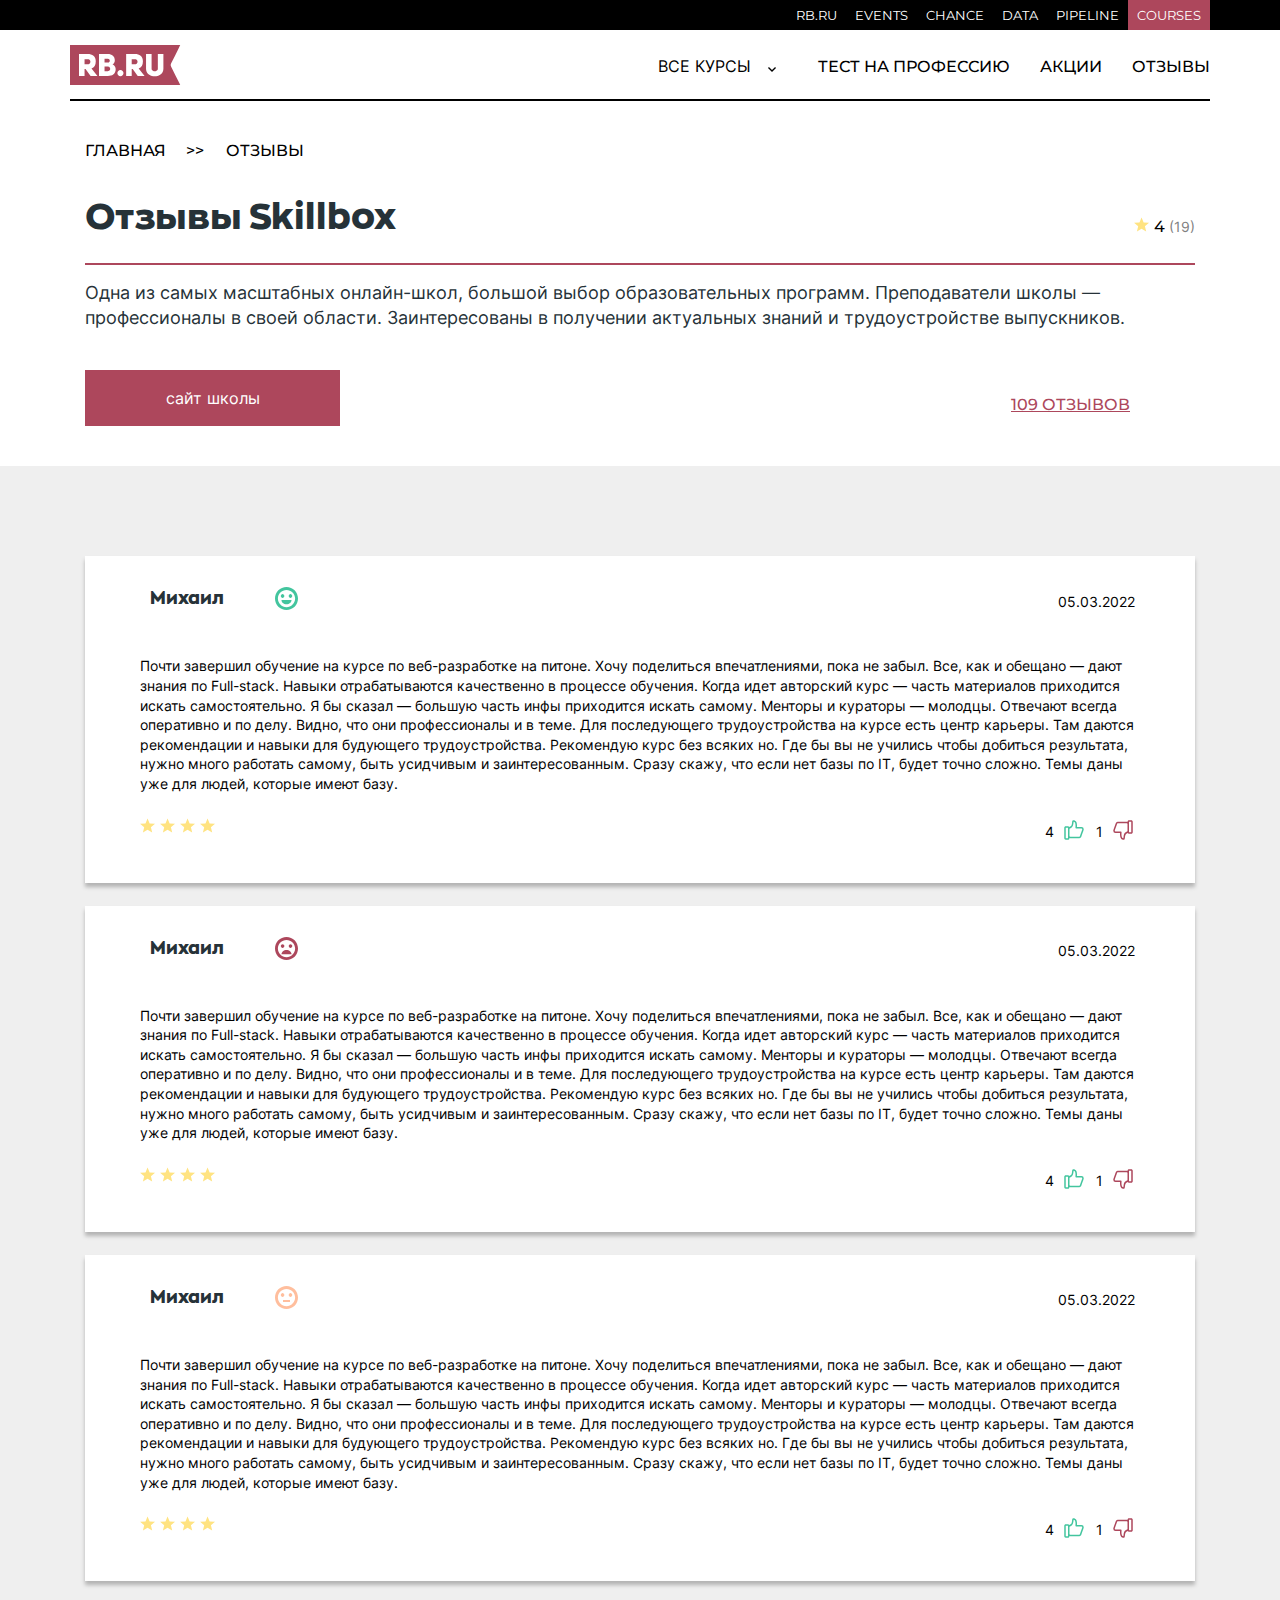
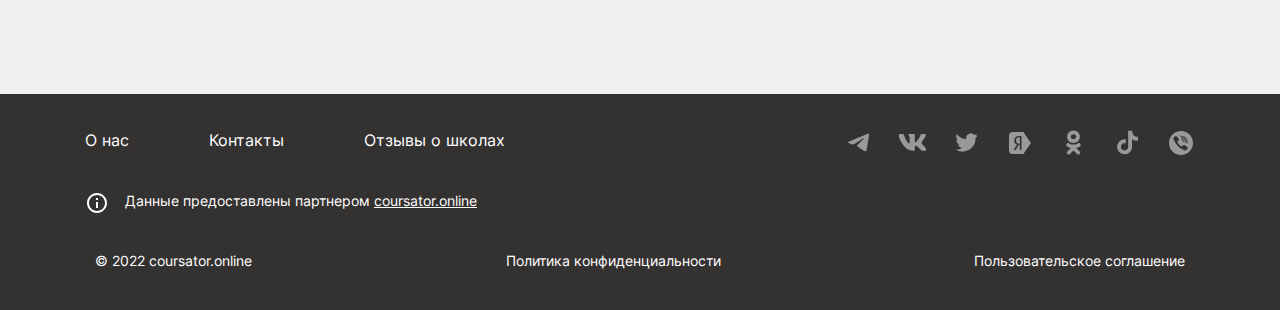
<file: reviews.html>
<!DOCTYPE html>
<html lang="en">

<head>
    <meta charset="UTF-8">
    <meta http-equiv="X-UA-Compatible" content="IE=edge">
    <meta name="viewport" content="width=device-width, initial-scale=1.0">
    <title>RB-reviews</title>
    <link rel="stylesheet" href="css/style.css">
</head>

<body>
    <header class="header">
        <div class="header__wrapper">
            <div class="header__top">
                <ul class="header__top-list">
                    <li class="header__top-item">
                        <a class="header__top-link" href="">RB.RU</a>
                    </li>
                    <li class="header__top-item">
                        <a class="header__top-link" href="">EVENTS</a>
                    </li>
                    <li class="header__top-item">
                        <a class="header__top-link" href="">CHANCE</a>
                    </li>
                    <li class="header__top-item">
                        <a class="header__top-link" href="">data</a>
                    </li>
                    <li class="header__top-item">
                        <a class="header__top-link" href="">PIPELINE</a>
                    </li>
                    <li class="header__top-item header__top-item-active">
                        <a class="header__top-link" href="">courses</a>
                    </li>
                </ul>
            </div>
            <div class="heading">
                <div class="logo">
                    <a href="#">
                        <img src="images/logo.svg" alt="logo">
                    </a>
                </div>
                <nav class="menu" id="menuBox">
                    <div class="heading__links">
                        <a class="heading__links-link" href="">Тест на профессию</a>
                        <a class="heading__links-link" href="">Акции</a>
                        <a class="heading__links-link" href="">Отзывы</a>
                    </div>
                    <div class="heading__button">
                        <div class="heading__button-head">
                            <button onclick="allFunction()" class="heading__button-head dropbtn">Все курсы
                                <img class="arrow" src="images/arrow.svg" alt="arrow">
                            </button>
                        </div>
                        <div id="myDropdown" class="dropdown-content">
                            <div class="dropdown-content__left" id="dropdownContentL">
                                <button onclick="listFunction()"
                                    class="dropdown-content__btn dropdown-content__btn-active">
                                    Программирование
                                    <svg class="dropdown-content__btn-icon" width="9" height="14" viewBox="0 0 9 14"
                                        xmlns="http://www.w3.org/2000/svg">
                                        <path
                                            d="M0.986084 12.355L5.9394 7L0.986084 1.645L2.51101 -1.19209e-07L9.00007 7L2.51101 14L0.986084 12.355Z" />
                                    </svg>
                                </button>
                                <button class="dropdown-content__btn">
                                    Управление
                                    <svg class="dropdown-content__btn-icon" width="9" height="14" viewBox="0 0 9 14"
                                        fill="none" xmlns="http://www.w3.org/2000/svg">
                                        <path
                                            d="M0.986084 12.355L5.9394 7L0.986084 1.645L2.51101 -1.19209e-07L9.00007 7L2.51101 14L0.986084 12.355Z" />
                                    </svg>
                                </button>
                                <button class="dropdown-content__btn">
                                    Дизайн
                                    <svg class="dropdown-content__btn-icon" width="9" height="14" viewBox="0 0 9 14"
                                        fill="none" xmlns="http://www.w3.org/2000/svg">
                                        <path
                                            d="M0.986084 12.355L5.9394 7L0.986084 1.645L2.51101 -1.19209e-07L9.00007 7L2.51101 14L0.986084 12.355Z" />
                                    </svg>
                                </button>
                                <button class="dropdown-content__btn">
                                    Маркетинг
                                    <svg class="dropdown-content__btn-icon" width="9" height="14" viewBox="0 0 9 14"
                                        fill="none" xmlns="http://www.w3.org/2000/svg">
                                        <path
                                            d="M0.986084 12.355L5.9394 7L0.986084 1.645L2.51101 -1.19209e-07L9.00007 7L2.51101 14L0.986084 12.355Z" />
                                    </svg>
                                </button>
                                <button class="dropdown-content__btn">
                                    Аналитика
                                    <svg class="dropdown-content__btn-icon" width="9" height="14" viewBox="0 0 9 14"
                                        fill="none" xmlns="http://www.w3.org/2000/svg">
                                        <path
                                            d="M0.986084 12.355L5.9394 7L0.986084 1.645L2.51101 -1.19209e-07L9.00007 7L2.51101 14L0.986084 12.355Z" />
                                    </svg>
                                </button>
                                <button class="dropdown-content__btn">
                                    Создание контента
                                    <svg class="dropdown-content__btn-icon" width="9" height="14" viewBox="0 0 9 14"
                                        fill="none" xmlns="http://www.w3.org/2000/svg">
                                        <path
                                            d="M0.986084 12.355L5.9394 7L0.986084 1.645L2.51101 -1.19209e-07L9.00007 7L2.51101 14L0.986084 12.355Z" />
                                    </svg>
                                </button>
                            </div>
                            <div class="dropdown-content__right" id="dropdownContentR">
                                <button class="dropdown-content-right-back" onclick="backDropdownContent()">
                                    <img class="dropdown-content-right-back-icon" src="images/arrow-back.svg"
                                        alt="back">
                                    <span class="dropdown-content-right-back-text">Назад</span>
                                </button>
                                <div class="dropdown-content-right-inner">
                                    <a href="" class="dropdown-content-link">Все курсы по программированию</a>
                                    <a href="" class="dropdown-content-link">Web-разработка</a>
                                    <a href="" class="dropdown-content-link">Python-разработка</a>
                                    <a href="" class="dropdown-content-link">JavaScript-разработка</a>
                                    <a href="" class="dropdown-content-link">Мобильная разработка</a>
                                    <a href="" class="dropdown-content-link">Frontend-разработка</a>
                                    <a href="" class="dropdown-content-link"> Системное администрирование</a>
                                    <a href="" class="dropdown-content-link">Разработка игр</a>
                                    <a href="" class="dropdown-content-link">Java-разработка</a>
                                    <a href="" class="dropdown-content-link">Верстка на HTML/CSS</a>
                                    <a href="" class="dropdown-content-link">PHP-разработка</a>
                                    <a href="" class="dropdown-content-link">QA-тестирование</a>
                                    <a href="" class="dropdown-content-link">Android-разработка</a>
                                    <a href="" class="dropdown-content-link">IOS-разработка</a>
                                    <a href="" class="dropdown-content-link">Разработка игр на Unity</a>
                                    <a href="" class="dropdown-content-link">Фреймворк ReactJS</a>
                                    <a href="" class="dropdown-content-link">DevOps</a>
                                    <a href="" class="dropdown-content-link">Разработка на C#</a>
                                    <a href="" class="dropdown-content-link">Информационная безопасность</a>
                                    <a href="" class="dropdown-content-link">Разработка игр на Unreal Engine</a>
                                    <a href="" class="dropdown-content-link">Фреймворк Django</a>
                                    <a href="" class="dropdown-content-link">Фреймворк Spring</a>
                                </div>
                            </div>
                        </div>
                    </div>
                </nav>
                <button onclick="menuFunction()" class="hamburger-menu" id="hamburgerMenu">
                    <span></span>
                    <span></span>
                    <span></span>
                </button>
            </div>
        </div>
    </header>
    <main class="reviews__main">
        <section class="breadcrumb">
            <div class="container">
                <ul class="breadcrumb__list">
                    <li class="breadcrumb__list-item">
                        <a class="breadcrumb__list-link" href="index.html">Главная</a>
                    </li>
                    <li class="breadcrumb__list-item">
                        <a class="breadcrumb__list-link" href="#">Отзывы</a>
                    </li>
                </ul>
            </div>
        </section>
        <div class="container">
            <div class="reviews__inner">
                <h1 class="title">
                    Отзывы Skillbox
                </h1>
                <div class="content__box-top">
                    <img src="images/star.svg" alt="star">
                    <a class="content__box-rating" href="">4</a>
                    <a class="content__box-reviews" href="">(19)</a>
                </div>
            </div>
            <p class="inner__text">Одна из самых масштабных онлайн-школ, большой выбор образовательных программ.
                Преподаватели школы — профессионалы в своей области.
                Заинтересованы в получении актуальных знаний и трудоустройстве выпускников.</p>
            <div class="reviews__wrapper">
                <button class="btn">сайт школы</button>
                <a class="courses__all" href=""><span>109 </span>отзывов</a>
            </div>
        </div>
        <div class="reviews__content">
            <div class="container">
                <div class="reviews__content-wrapper">
                    <div class="reviews__content-item">
                        <div class="reviews__content-box">
                            <div class="reviews__content-nik">
                                <div class="reviews__content-name">Михаил</div>
                                <img class="reviews__content-smile" src="images/feedback-smille.svg" alt="smile">
                            </div>
                            <div class="reviews__content-date">05.03.2022</div>
                        </div>
                        <div class="reviews__content-text">Почти завершил обучение на курсе по веб-разработке на питоне.
                            Хочу поделиться впечатлениями, пока не забыл.
                            Все, как и обещано — дают знания по Full-stack. Навыки отрабатываются качественно в процессе
                            обучения.
                            Когда идет авторский курс — часть материалов приходится искать самостоятельно. Я бы сказал —
                            большую часть инфы приходится искать самому.
                            Менторы и кураторы — молодцы. Отвечают всегда оперативно и по делу. Видно, что они
                            профессионалы и в теме.
                            Для последующего трудоустройства на курсе есть центр карьеры. Там даются рекомендации и
                            навыки для будующего трудоустройства.
                            Рекомендую курс без всяких но. Где бы вы не учились чтобы добиться результата, нужно много
                            работать самому, быть усидчивым и заинтересованным.
                            Сразу скажу, что если нет базы по IT, будет точно сложно. Темы даны уже для людей, которые
                            имеют базу.</div>
                        <div class="reviews__content-bottom">
                            <div class="reviews__content-stars">
                                <img src="images/star.svg" alt="star">
                                <img src="images/star.svg" alt="star">
                                <img src="images/star.svg" alt="star">
                                <img src="images/star.svg" alt="star">
                            </div>
                            <div class="reviews__content-count">
                                <button class="reviews__content-btn">
                                    <span class="reviews__content-btn-num">4</span>
                                    <img src="images/like.svg" alt="like">

                                </button>
                                <button class="reviews__content-btn">
                                    <span class="reviews__content-btn-num">1</span>
                                    <img src="images/dislike.svg" alt="dislike">
                                </button>
                            </div>
                        </div>
                    </div>
                    <div class="reviews__content-item">
                        <div class="reviews__content-box">
                            <div class="reviews__content-nik">
                                <div class="reviews__content-name">Михаил</div>
                                <img class="reviews__content-smile" src="images/feedback-sad.svg" alt="smile">
                            </div>
                            <div class="reviews__content-date">05.03.2022</div>
                        </div>
                        <div class="reviews__content-text">Почти завершил обучение на курсе по веб-разработке на питоне.
                            Хочу поделиться впечатлениями, пока не забыл.
                            Все, как и обещано — дают знания по Full-stack. Навыки отрабатываются качественно в процессе
                            обучения.
                            Когда идет авторский курс — часть материалов приходится искать самостоятельно. Я бы сказал —
                            большую часть инфы приходится искать самому.
                            Менторы и кураторы — молодцы. Отвечают всегда оперативно и по делу. Видно, что они
                            профессионалы и в теме.
                            Для последующего трудоустройства на курсе есть центр карьеры. Там даются рекомендации и
                            навыки для будующего трудоустройства.
                            Рекомендую курс без всяких но. Где бы вы не учились чтобы добиться результата, нужно много
                            работать самому, быть усидчивым и заинтересованным.
                            Сразу скажу, что если нет базы по IT, будет точно сложно. Темы даны уже для людей, которые
                            имеют базу.</div>
                        <div class="reviews__content-bottom">
                            <div class="reviews__content-stars">
                                <img src="images/star.svg" alt="star">
                                <img src="images/star.svg" alt="star">
                                <img src="images/star.svg" alt="star">
                                <img src="images/star.svg" alt="star">
                            </div>
                            <div class="reviews__content-count">
                                <button class="reviews__content-btn">
                                    <span class="reviews__content-btn-num">4</span>
                                    <img src="images/like.svg" alt="like">

                                </button>
                                <button class="reviews__content-btn">
                                    <span class="reviews__content-btn-num">1</span>
                                    <img src="images/dislike.svg" alt="dislike">
                                </button>
                            </div>
                        </div>
                    </div>
                    <div class="reviews__content-item">
                        <div class="reviews__content-box">
                            <div class="reviews__content-nik">
                                <div class="reviews__content-name">Михаил</div>
                                <img class="reviews__content-smile" src="images/feedback-none.svg" alt="smile">
                            </div>
                            <div class="reviews__content-date">05.03.2022</div>
                        </div>
                        <div class="reviews__content-text">Почти завершил обучение на курсе по веб-разработке на питоне.
                            Хочу поделиться впечатлениями, пока не забыл.
                            Все, как и обещано — дают знания по Full-stack. Навыки отрабатываются качественно в процессе
                            обучения.
                            Когда идет авторский курс — часть материалов приходится искать самостоятельно. Я бы сказал —
                            большую часть инфы приходится искать самому.
                            Менторы и кураторы — молодцы. Отвечают всегда оперативно и по делу. Видно, что они
                            профессионалы и в теме.
                            Для последующего трудоустройства на курсе есть центр карьеры. Там даются рекомендации и
                            навыки для будующего трудоустройства.
                            Рекомендую курс без всяких но. Где бы вы не учились чтобы добиться результата, нужно много
                            работать самому, быть усидчивым и заинтересованным.
                            Сразу скажу, что если нет базы по IT, будет точно сложно. Темы даны уже для людей, которые
                            имеют базу.</div>
                        <div class="reviews__content-bottom">
                            <div class="reviews__content-stars">
                                <img src="images/star.svg" alt="star">
                                <img src="images/star.svg" alt="star">
                                <img src="images/star.svg" alt="star">
                                <img src="images/star.svg" alt="star">
                            </div>
                            <div class="reviews__content-count">
                                <button class="reviews__content-btn">
                                    <span class="reviews__content-btn-num">4</span>
                                    <img src="images/like.svg" alt="like">

                                </button>
                                <button class="reviews__content-btn">
                                    <span class="reviews__content-btn-num">1</span>
                                    <img src="images/dislike.svg" alt="dislike">
                                </button>
                            </div>
                        </div>
                    </div>
                </div>

            </div>
        </div>
    </main>
    <footer class="footer">
        <div class="container">
            <div class="footer__top">
                <ul class="footer__menu">
                    <li class="footer__menu-item">
                        <a class="footer__menu-link" href="#">О наc</a>
                    </li>
                    <li class="footer__menu-item">
                        <a class="footer__menu-link" href="#">Контакты</a>
                    </li>
                    <li class="footer__menu-item">
                        <a class="footer__menu-link" href="#"> Отзывы о школах</a>
                    </li>
                </ul>
                <ul class="footer__social">
                    <li class="footer__menu-item">
                        <a href="" class="footer__social-item telegram"></a>
                    </li>
                    <li class="footer__menu-item">
                        <a href="" class="footer__social-item vkontakte"></a>
                    </li>
                    <li class="footer__menu-item">
                        <a href="" class="footer__social-item twitter">
                        </a>
                    </li>
                    <li class="footer__menu-item">
                        <a href="" class="footer__social-item yandex"></a>
                    </li>
                    <li class="footer__menu-item">
                        <a href="" class="footer__social-item odnoklassniki"></a>
                    </li>
                    <li class="footer__menu-item">
                        <a href="" class="footer__social-item tiktok"> </a>
                    </li>
                    <li class="footer__menu-item">
                        <a href="" class="footer__social-item viber"> </a>
                    </li>
                </ul>
            </div>
            <div class="footer__caption">
                <p class="footer__caption-text">
                    Данные предоставлены партнером
                    <a class="caption__link" href="https://coursator.online/">coursator.online</a>
                </p>
            </div>
            <div class="footer__bottom">
                <div class="footer__copyright">© 2022 coursator.online</div>
                <a class="footer__text" href="">Политика конфиденциальности</a>
                <a class="footer__text" href="">Пользовательское соглашение</a>

            </div>
        </div>
    </footer>
    <script src="js/main.min.js"></script>
</body>

</html>
</file>
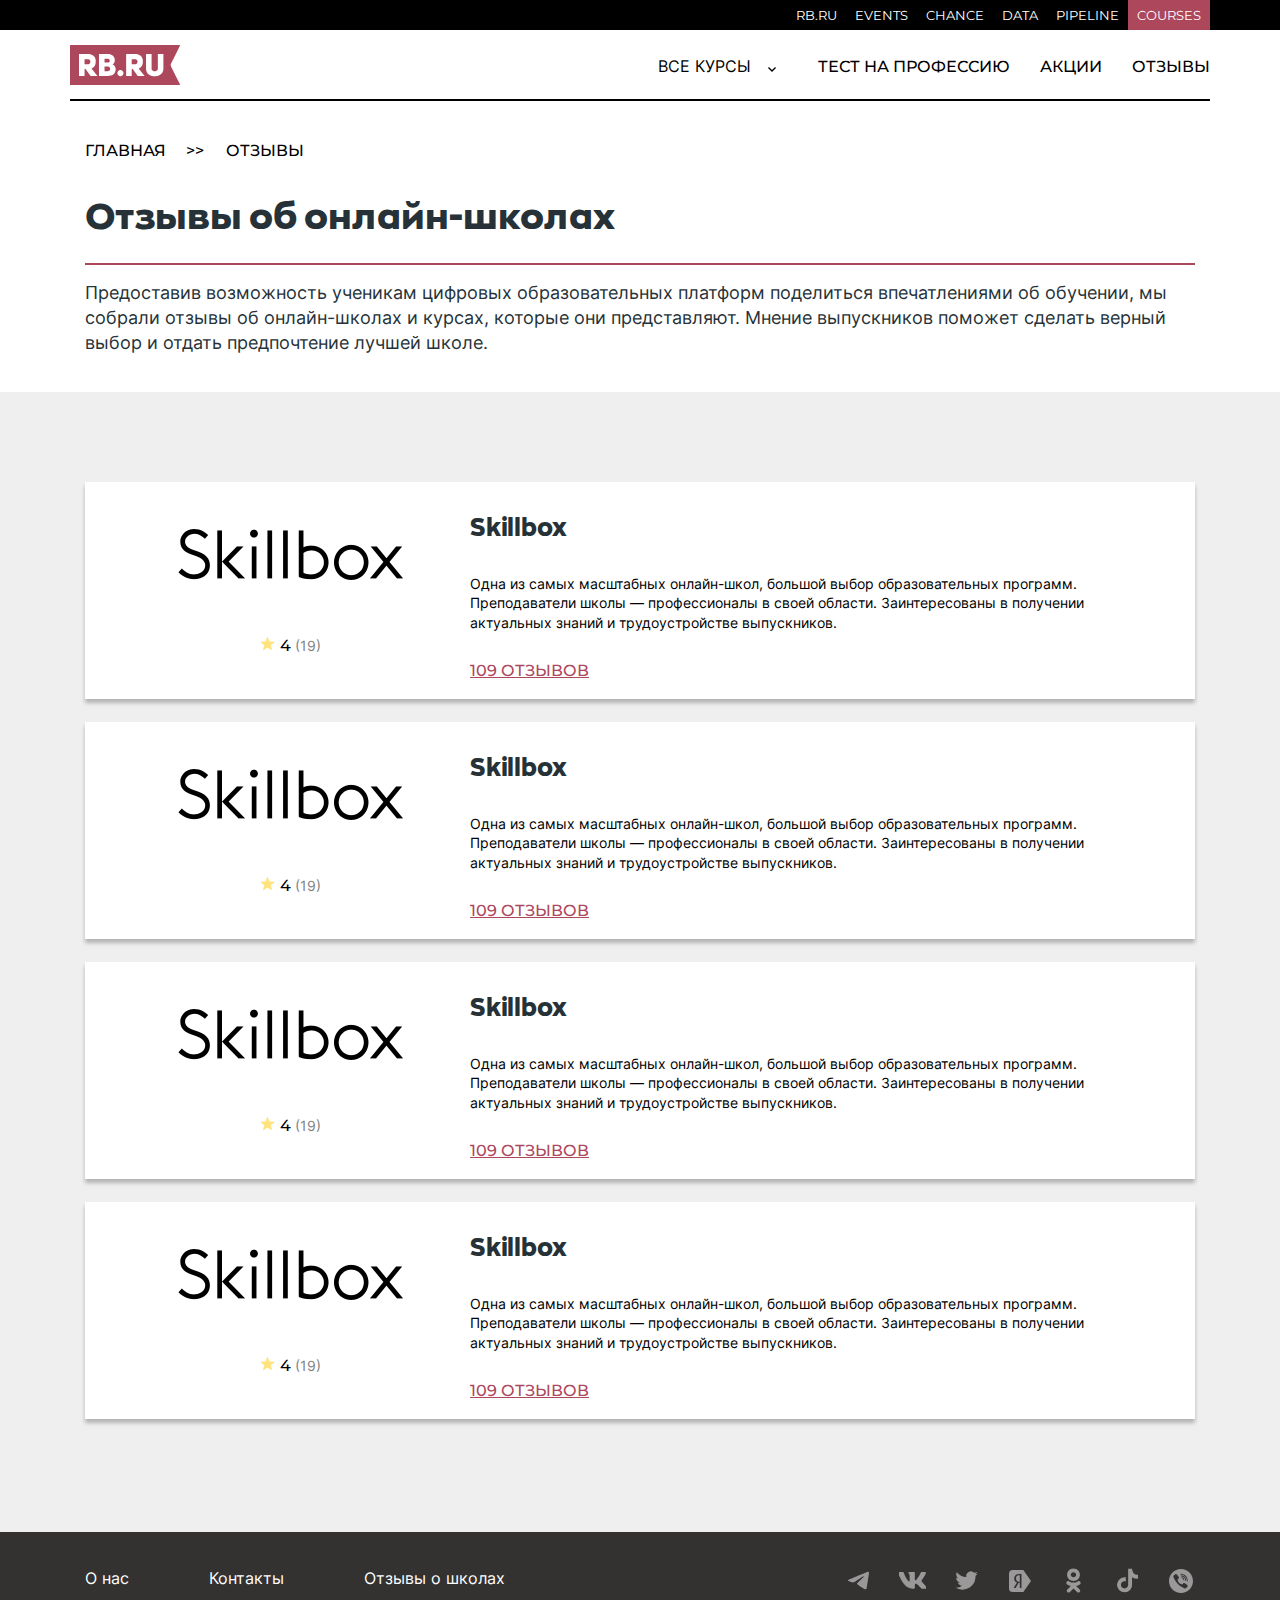
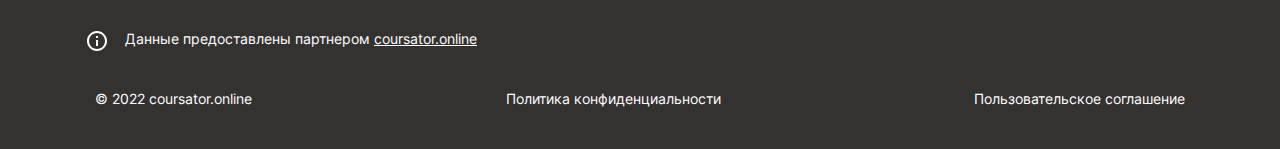
<file: reviews2.html>
<!DOCTYPE html>
<html lang="en">

<head>
    <meta charset="UTF-8">
    <meta http-equiv="X-UA-Compatible" content="IE=edge">
    <meta name="viewport" content="width=device-width, initial-scale=1.0">
    <title>RB-reviews</title>
    <link rel="stylesheet" href="css/style.css">
</head>

<body>
    <header class="header">
        <div class="header__wrapper">
            <div class="header__top">
                <ul class="header__top-list">
                    <li class="header__top-item">
                        <a class="header__top-link" href="">RB.RU</a>
                    </li>
                    <li class="header__top-item">
                        <a class="header__top-link" href="">EVENTS</a>
                    </li>
                    <li class="header__top-item">
                        <a class="header__top-link" href="">CHANCE</a>
                    </li>
                    <li class="header__top-item">
                        <a class="header__top-link" href="">data</a>
                    </li>
                    <li class="header__top-item">
                        <a class="header__top-link" href="">PIPELINE</a>
                    </li>
                    <li class="header__top-item header__top-item-active">
                        <a class="header__top-link" href="">courses</a>
                    </li>
                </ul>
            </div>
            <div class="heading">
                <div class="logo">
                    <a href="#">
                        <img src="images/logo.svg" alt="logo">
                    </a>
                </div>
                <nav class="menu" id="menuBox">
                    <div class="heading__links">
                        <a class="heading__links-link" href="">Тест на профессию</a>
                        <a class="heading__links-link" href="">Акции</a>
                        <a class="heading__links-link" href="">Отзывы</a>
                    </div>
                    <div class="heading__button">
                        <div class="heading__button-head">
                            <button onclick="allFunction()" class="heading__button-head dropbtn">Все курсы
                                <img class="arrow" src="images/arrow.svg" alt="arrow">
                            </button>
                        </div>
                        <div id="myDropdown" class="dropdown-content">
                            <div class="dropdown-content__left" id="dropdownContentL">
                                <button onclick="listFunction()"
                                    class="dropdown-content__btn dropdown-content__btn-active">
                                    Программирование
                                    <svg class="dropdown-content__btn-icon" width="9" height="14" viewBox="0 0 9 14"
                                        xmlns="http://www.w3.org/2000/svg">
                                        <path
                                            d="M0.986084 12.355L5.9394 7L0.986084 1.645L2.51101 -1.19209e-07L9.00007 7L2.51101 14L0.986084 12.355Z" />
                                    </svg>
                                </button>
                                <button class="dropdown-content__btn">
                                    Управление
                                    <svg class="dropdown-content__btn-icon" width="9" height="14" viewBox="0 0 9 14"
                                        fill="none" xmlns="http://www.w3.org/2000/svg">
                                        <path
                                            d="M0.986084 12.355L5.9394 7L0.986084 1.645L2.51101 -1.19209e-07L9.00007 7L2.51101 14L0.986084 12.355Z" />
                                    </svg>
                                </button>
                                <button class="dropdown-content__btn">
                                    Дизайн
                                    <svg class="dropdown-content__btn-icon" width="9" height="14" viewBox="0 0 9 14"
                                        fill="none" xmlns="http://www.w3.org/2000/svg">
                                        <path
                                            d="M0.986084 12.355L5.9394 7L0.986084 1.645L2.51101 -1.19209e-07L9.00007 7L2.51101 14L0.986084 12.355Z" />
                                    </svg>
                                </button>
                                <button class="dropdown-content__btn">
                                    Маркетинг
                                    <svg class="dropdown-content__btn-icon" width="9" height="14" viewBox="0 0 9 14"
                                        fill="none" xmlns="http://www.w3.org/2000/svg">
                                        <path
                                            d="M0.986084 12.355L5.9394 7L0.986084 1.645L2.51101 -1.19209e-07L9.00007 7L2.51101 14L0.986084 12.355Z" />
                                    </svg>
                                </button>
                                <button class="dropdown-content__btn">
                                    Аналитика
                                    <svg class="dropdown-content__btn-icon" width="9" height="14" viewBox="0 0 9 14"
                                        fill="none" xmlns="http://www.w3.org/2000/svg">
                                        <path
                                            d="M0.986084 12.355L5.9394 7L0.986084 1.645L2.51101 -1.19209e-07L9.00007 7L2.51101 14L0.986084 12.355Z" />
                                    </svg>
                                </button>
                                <button class="dropdown-content__btn">
                                    Создание контента
                                    <svg class="dropdown-content__btn-icon" width="9" height="14" viewBox="0 0 9 14"
                                        fill="none" xmlns="http://www.w3.org/2000/svg">
                                        <path
                                            d="M0.986084 12.355L5.9394 7L0.986084 1.645L2.51101 -1.19209e-07L9.00007 7L2.51101 14L0.986084 12.355Z" />
                                    </svg>
                                </button>
                            </div>
                            <div class="dropdown-content__right" id="dropdownContentR">
                                <button class="dropdown-content-right-back" onclick="backDropdownContent()">
                                    <img class="dropdown-content-right-back-icon" src="images/arrow-back.svg"
                                        alt="back">
                                    <span class="dropdown-content-right-back-text">Назад</span>
                                </button>
                                <div class="dropdown-content-right-inner">
                                    <a href="" class="dropdown-content-link">Все курсы по программированию</a>
                                    <a href="" class="dropdown-content-link">Web-разработка</a>
                                    <a href="" class="dropdown-content-link">Python-разработка</a>
                                    <a href="" class="dropdown-content-link">JavaScript-разработка</a>
                                    <a href="" class="dropdown-content-link">Мобильная разработка</a>
                                    <a href="" class="dropdown-content-link">Frontend-разработка</a>
                                    <a href="" class="dropdown-content-link"> Системное администрирование</a>
                                    <a href="" class="dropdown-content-link">Разработка игр</a>
                                    <a href="" class="dropdown-content-link">Java-разработка</a>
                                    <a href="" class="dropdown-content-link">Верстка на HTML/CSS</a>
                                    <a href="" class="dropdown-content-link">PHP-разработка</a>
                                    <a href="" class="dropdown-content-link">QA-тестирование</a>
                                    <a href="" class="dropdown-content-link">Android-разработка</a>
                                    <a href="" class="dropdown-content-link">IOS-разработка</a>
                                    <a href="" class="dropdown-content-link">Разработка игр на Unity</a>
                                    <a href="" class="dropdown-content-link">Фреймворк ReactJS</a>
                                    <a href="" class="dropdown-content-link">DevOps</a>
                                    <a href="" class="dropdown-content-link">Разработка на C#</a>
                                    <a href="" class="dropdown-content-link">Информационная безопасность</a>
                                    <a href="" class="dropdown-content-link">Разработка игр на Unreal Engine</a>
                                    <a href="" class="dropdown-content-link">Фреймворк Django</a>
                                    <a href="" class="dropdown-content-link">Фреймворк Spring</a>
                                </div>
                            </div>
                        </div>
                    </div>
                </nav>
                <button onclick="menuFunction()" class="hamburger-menu" id="hamburgerMenu">
                    <span></span>
                    <span></span>
                    <span></span>
                </button>
            </div>
        </div>
    </header>
    <main class="reviews__main">
        <section class="breadcrumb">
            <div class="container">
                <ul class="breadcrumb__list">
                    <li class="breadcrumb__list-item">
                        <a class="breadcrumb__list-link" href="#">Главная</a>
                    </li>
                    <li class="breadcrumb__list-item">
                        <a class="breadcrumb__list-link" href="#">Отзывы</a>
                    </li>
                </ul>
            </div>
        </section>
        <div class="container">
            <div class="reviews__inner">
                <h1 class="title">
                    Отзывы об онлайн-школах
                </h1>
            </div>
            <p class="inner__text">
                Предоставив возможность ученикам цифровых образовательных платформ поделиться впечатлениями об обучении,
                мы собрали отзывы об онлайн-школах и курсах, которые они представляют.
                Мнение выпускников поможет сделать верный выбор и отдать предпочтение лучшей школе.</p>
        </div>
        <div class="reviews__content">
            <div class="container">
                <div class="reviews__content-wrapper reviews__school">
                    <div class="reviews__content-item">
                        <div class="reviews__content-in">
                            <div class="reviews__content-left">
                                <a class="reviews__content-left-logo" href="">
                                    <img src="images/school-skill.png" alt="school">
                                </a>
                                <div class="content__box-top">
                                    <img src="images/star.svg" alt="star">
                                    <a class="content__box-rating" href="">4</a>
                                    <a class="content__box-reviews" href="">(19)</a>
                                </div>
                            </div>
                            <div class="reviews__content-right">
                                <a href="" class="reviews__content-nameSchool">Skillbox</a>
                                <div class="reviews__content-text">Одна из самых масштабных онлайн-школ, большой выбор
                                    образовательных программ.
                                    Преподаватели школы — профессионалы в своей области. Заинтересованы в получении
                                    актуальных знаний и трудоустройстве выпускников.</div>
                                <div class="reviews__bottom">
                                    <a class="courses__all" href=""><span>109 </span>отзывов</a>
                                </div>

                            </div>
                        </div>

                    </div>
                    <div class="reviews__content-item">
                        <div class="reviews__content-in">
                            <div class="reviews__content-left">
                                <a class="reviews__content-left-logo" href="">
                                    <img src="images/school-skill.png" alt="school">
                                </a>
                                <div class="content__box-top">
                                    <img src="images/star.svg" alt="star">
                                    <a class="content__box-rating" href="">4</a>
                                    <a class="content__box-reviews" href="">(19)</a>
                                </div>
                            </div>
                            <div class="reviews__content-right">
                                <a href="" class="reviews__content-nameSchool">Skillbox</a>
                                <div class="reviews__content-text">Одна из самых масштабных онлайн-школ, большой выбор
                                    образовательных программ.
                                    Преподаватели школы — профессионалы в своей области. Заинтересованы в получении
                                    актуальных знаний и трудоустройстве выпускников.</div>
                                <div class="reviews__bottom">
                                    <a class="courses__all" href=""><span>109 </span>отзывов</a>
                                </div>

                            </div>
                        </div>

                    </div>
                    <div class="reviews__content-item">
                        <div class="reviews__content-in">
                            <div class="reviews__content-left">
                                <a class="reviews__content-left-logo" href="">
                                    <img src="images/school-skill.png" alt="school">
                                </a>
                                <div class="content__box-top">
                                    <img src="images/star.svg" alt="star">
                                    <a class="content__box-rating" href="">4</a>
                                    <a class="content__box-reviews" href="">(19)</a>
                                </div>
                            </div>
                            <div class="reviews__content-right">
                                <a href="" class="reviews__content-nameSchool">Skillbox</a>
                                <div class="reviews__content-text">Одна из самых масштабных онлайн-школ, большой выбор
                                    образовательных программ.
                                    Преподаватели школы — профессионалы в своей области. Заинтересованы в получении
                                    актуальных знаний и трудоустройстве выпускников.</div>
                                <div class="reviews__bottom">
                                    <a class="courses__all" href=""><span>109 </span>отзывов</a>
                                </div>

                            </div>
                        </div>

                    </div>
                    <div class="reviews__content-item">
                        <div class="reviews__content-in">
                            <div class="reviews__content-left">
                                <a class="reviews__content-left-logo" href="">
                                    <img src="images/school-skill.png" alt="school">
                                </a>
                                <div class="content__box-top">
                                    <img src="images/star.svg" alt="star">
                                    <a class="content__box-rating" href="">4</a>
                                    <a class="content__box-reviews" href="">(19)</a>
                                </div>
                            </div>
                            <div class="reviews__content-right">
                                <a href="" class="reviews__content-nameSchool">Skillbox</a>
                                <div class="reviews__content-text">Одна из самых масштабных онлайн-школ, большой выбор
                                    образовательных программ.
                                    Преподаватели школы — профессионалы в своей области. Заинтересованы в получении
                                    актуальных знаний и трудоустройстве выпускников.</div>
                                <div class="reviews__bottom">
                                    <a class="courses__all" href=""><span>109 </span>отзывов</a>
                                </div>

                            </div>
                        </div>

                    </div>
                </div>
            </div>

        </div>
        </div>
    </main>
    <footer class="footer">
        <div class="container">
            <div class="footer__top">
                <ul class="footer__menu">
                    <li class="footer__menu-item">
                        <a class="footer__menu-link" href="#">О наc</a>
                    </li>
                    <li class="footer__menu-item">
                        <a class="footer__menu-link" href="#">Контакты</a>
                    </li>
                    <li class="footer__menu-item">
                        <a class="footer__menu-link" href="#"> Отзывы о школах</a>
                    </li>
                </ul>
                <ul class="footer__social">
                    <li class="footer__menu-item">
                        <a href="" class="footer__social-item telegram"></a>
                    </li>
                    <li class="footer__menu-item">
                        <a href="" class="footer__social-item vkontakte"></a>
                    </li>
                    <li class="footer__menu-item">
                        <a href="" class="footer__social-item twitter">
                        </a>
                    </li>
                    <li class="footer__menu-item">
                        <a href="" class="footer__social-item yandex"></a>
                    </li>
                    <li class="footer__menu-item">
                        <a href="" class="footer__social-item odnoklassniki"></a>
                    </li>
                    <li class="footer__menu-item">
                        <a href="" class="footer__social-item tiktok"> </a>
                    </li>
                    <li class="footer__menu-item">
                        <a href="" class="footer__social-item viber"> </a>
                    </li>
                </ul>
            </div>
            <div class="footer__caption">
                <p class="footer__caption-text">
                    Данные предоставлены партнером
                    <a class="caption__link" href="https://coursator.online/">coursator.online</a>
                </p>
            </div>
            <div class="footer__bottom">
                <div class="footer__copyright">© 2022 coursator.online</div>
                <a class="footer__text" href="">Политика конфиденциальности</a>
                <a class="footer__text" href="">Пользовательское соглашение</a>

            </div>
        </div>
    </footer>
    <script src="js/main.min.js"></script>
</body>

</html>
</file>
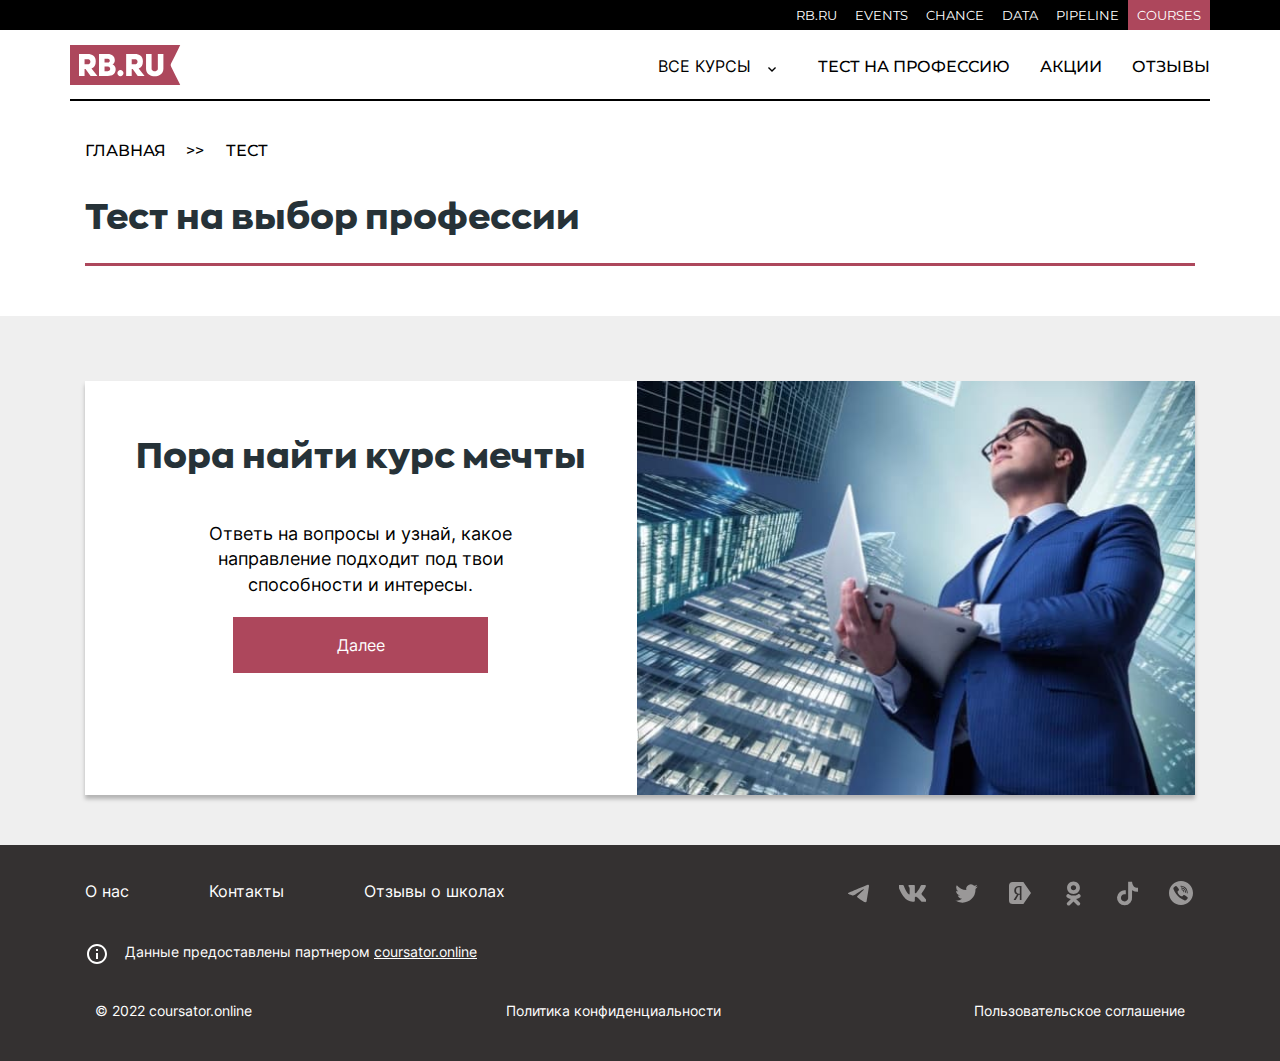
<file: testPage.html>
<!DOCTYPE html>
<html lang="ru">

<head>
    <meta charset="UTF-8">
    <meta http-equiv="X-UA-Compatible" content="IE=edge">
    <meta name="viewport" content="width=device-width, initial-scale=1.0">
    <title>RB-test</title>
    <link rel="stylesheet" href="css/style.css">
</head>

<body>
    <header class="header">
        <div class="header__wrapper">
            <div class="header__top">
                <ul class="header__top-list">
                    <li class="header__top-item">
                        <a class="header__top-link" href="">RB.RU</a>
                    </li>
                    <li class="header__top-item">
                        <a class="header__top-link" href="">EVENTS</a>
                    </li>
                    <li class="header__top-item">
                        <a class="header__top-link" href="">CHANCE</a>
                    </li>
                    <li class="header__top-item">
                        <a class="header__top-link" href="">data</a>
                    </li>
                    <li class="header__top-item">
                        <a class="header__top-link" href="">PIPELINE</a>
                    </li>
                    <li class="header__top-item header__top-item-active">
                        <a class="header__top-link" href="">courses</a>
                    </li>
                </ul>
            </div>
            <div class="heading">
                <div class="logo">
                    <a href="#">
                        <img src="images/logo.svg" alt="logo">
                    </a>
                </div>
                <nav class="menu" id="menuBox">
                    <div class="heading__links">
                        <a class="heading__links-link" href="">Тест на профессию</a>
                        <a class="heading__links-link" href="">Акции</a>
                        <a class="heading__links-link" href="">Отзывы</a>
                    </div>
                    <div class="heading__button">
                        <div class="heading__button-head">
                            <button onclick="allFunction()" class="heading__button-head dropbtn">Все курсы
                                <img class="arrow" src="images/arrow.svg" alt="arrow">
                            </button>
                        </div>
                        <div id="myDropdown" class="dropdown-content">
                            <div class="dropdown-content__left" id="dropdownContentL">
                                <button onclick="listFunction()"
                                    class="dropdown-content__btn dropdown-content__btn-active">
                                    Программирование
                                    <svg class="dropdown-content__btn-icon" width="9" height="14" viewBox="0 0 9 14"
                                        xmlns="http://www.w3.org/2000/svg">
                                        <path
                                            d="M0.986084 12.355L5.9394 7L0.986084 1.645L2.51101 -1.19209e-07L9.00007 7L2.51101 14L0.986084 12.355Z" />
                                    </svg>
                                </button>
                                <button class="dropdown-content__btn">
                                    Управление
                                    <svg class="dropdown-content__btn-icon" width="9" height="14" viewBox="0 0 9 14"
                                        fill="none" xmlns="http://www.w3.org/2000/svg">
                                        <path
                                            d="M0.986084 12.355L5.9394 7L0.986084 1.645L2.51101 -1.19209e-07L9.00007 7L2.51101 14L0.986084 12.355Z" />
                                    </svg>
                                </button>
                                <button class="dropdown-content__btn">
                                    Дизайн
                                    <svg class="dropdown-content__btn-icon" width="9" height="14" viewBox="0 0 9 14"
                                        fill="none" xmlns="http://www.w3.org/2000/svg">
                                        <path
                                            d="M0.986084 12.355L5.9394 7L0.986084 1.645L2.51101 -1.19209e-07L9.00007 7L2.51101 14L0.986084 12.355Z" />
                                    </svg>
                                </button>
                                <button class="dropdown-content__btn">
                                    Маркетинг
                                    <svg class="dropdown-content__btn-icon" width="9" height="14" viewBox="0 0 9 14"
                                        fill="none" xmlns="http://www.w3.org/2000/svg">
                                        <path
                                            d="M0.986084 12.355L5.9394 7L0.986084 1.645L2.51101 -1.19209e-07L9.00007 7L2.51101 14L0.986084 12.355Z" />
                                    </svg>
                                </button>
                                <button class="dropdown-content__btn">
                                    Аналитика
                                    <svg class="dropdown-content__btn-icon" width="9" height="14" viewBox="0 0 9 14"
                                        fill="none" xmlns="http://www.w3.org/2000/svg">
                                        <path
                                            d="M0.986084 12.355L5.9394 7L0.986084 1.645L2.51101 -1.19209e-07L9.00007 7L2.51101 14L0.986084 12.355Z" />
                                    </svg>
                                </button>
                                <button class="dropdown-content__btn">
                                    Создание контента
                                    <svg class="dropdown-content__btn-icon" width="9" height="14" viewBox="0 0 9 14"
                                        fill="none" xmlns="http://www.w3.org/2000/svg">
                                        <path
                                            d="M0.986084 12.355L5.9394 7L0.986084 1.645L2.51101 -1.19209e-07L9.00007 7L2.51101 14L0.986084 12.355Z" />
                                    </svg>
                                </button>
                            </div>
                            <div class="dropdown-content__right" id="dropdownContentR">
                                <button class="dropdown-content-right-back" onclick="backDropdownContent()">
                                    <img class="dropdown-content-right-back-icon" src="images/arrow-back.svg"
                                        alt="back">
                                    <span class="dropdown-content-right-back-text">Назад</span>
                                </button>
                                <div class="dropdown-content-right-inner">
                                    <a href="" class="dropdown-content-link">Все курсы по программированию</a>
                                    <a href="" class="dropdown-content-link">Web-разработка</a>
                                    <a href="" class="dropdown-content-link">Python-разработка</a>
                                    <a href="" class="dropdown-content-link">JavaScript-разработка</a>
                                    <a href="" class="dropdown-content-link">Мобильная разработка</a>
                                    <a href="" class="dropdown-content-link">Frontend-разработка</a>
                                    <a href="" class="dropdown-content-link"> Системное администрирование</a>
                                    <a href="" class="dropdown-content-link">Разработка игр</a>
                                    <a href="" class="dropdown-content-link">Java-разработка</a>
                                    <a href="" class="dropdown-content-link">Верстка на HTML/CSS</a>
                                    <a href="" class="dropdown-content-link">PHP-разработка</a>
                                    <a href="" class="dropdown-content-link">QA-тестирование</a>
                                    <a href="" class="dropdown-content-link">Android-разработка</a>
                                    <a href="" class="dropdown-content-link">IOS-разработка</a>
                                    <a href="" class="dropdown-content-link">Разработка игр на Unity</a>
                                    <a href="" class="dropdown-content-link">Фреймворк ReactJS</a>
                                    <a href="" class="dropdown-content-link">DevOps</a>
                                    <a href="" class="dropdown-content-link">Разработка на C#</a>
                                    <a href="" class="dropdown-content-link">Информационная безопасность</a>
                                    <a href="" class="dropdown-content-link">Разработка игр на Unreal Engine</a>
                                    <a href="" class="dropdown-content-link">Фреймворк Django</a>
                                    <a href="" class="dropdown-content-link">Фреймворк Spring</a>
                                </div>
                            </div>
                        </div>
                    </div>
                </nav>
                <button onclick="menuFunction()" class="hamburger-menu" id="hamburgerMenu">
                    <span></span>
                    <span></span>
                    <span></span>
                </button>
            </div>
        </div>
    </header>
    <main class="main__test">

        <section class="breadcrumb">
            <div class="container">
                <ul class="breadcrumb__list">
                    <li class="breadcrumb__list-item">
                        <a class="breadcrumb__list-link" href="#">Главная</a>
                    </li>
                    <li class="breadcrumb__list-item">
                        <a class="breadcrumb__list-link" href="#">Тест</a>
                    </li>
                </ul>
            </div>
        </section>
        <section class="test__top">
            <div class="container">
                <h1 class="title">
                    Тест на выбор профессии
                </h1>
            </div>
        </section>
        <div class="test__content">
            <div class="container">
                <div class="test__inner">
                    <div class="test__left">
                        <h2 class="test__title">Пора найти курс мечты</h2>
                        <p class="test__text">Ответь на вопросы и узнай, какое направление подходит под твои способности
                            и интересы.</p>
                        <button class="btn">Далее</button>
                    </div>
                    <div class="test__right">
                        <img src="images/test.jpg" alt="test">
                    </div>
                </div>
            </div>
        </div>
    </main>
    <footer class="footer">
        <div class="container">
            <div class="footer__top">
                <ul class="footer__menu">
                    <li class="footer__menu-item">
                        <a class="footer__menu-link" href="#">О наc</a>
                    </li>
                    <li class="footer__menu-item">
                        <a class="footer__menu-link" href="#">Контакты</a>
                    </li>
                    <li class="footer__menu-item">
                        <a class="footer__menu-link" href="#"> Отзывы о школах</a>
                    </li>
                </ul>
                <ul class="footer__social">
                    <li class="footer__menu-item">
                        <a href="" class="footer__social-item telegram"></a>
                    </li>
                    <li class="footer__menu-item">
                        <a href="" class="footer__social-item vkontakte"></a>
                    </li>
                    <li class="footer__menu-item">
                        <a href="" class="footer__social-item twitter">
                        </a>
                    </li>
                    <li class="footer__menu-item">
                        <a href="" class="footer__social-item yandex"></a>
                    </li>
                    <li class="footer__menu-item">
                        <a href="" class="footer__social-item odnoklassniki"></a>
                    </li>
                    <li class="footer__menu-item">
                        <a href="" class="footer__social-item tiktok"> </a>
                    </li>
                    <li class="footer__menu-item">
                        <a href="" class="footer__social-item viber"> </a>
                    </li>
                </ul>
            </div>
            <div class="footer__caption">
                <p class="footer__caption-text">
                    Данные предоставлены партнером
                    <a class="caption__link" href="https://coursator.online/">coursator.online</a>
                </p>
            </div>
            <div class="footer__bottom">
                <div class="footer__copyright">© 2022 coursator.online</div>
                <a class="footer__text" href="">Политика конфиденциальности</a>
                <a class="footer__text" href="">Пользовательское соглашение</a>

            </div>
        </div>
    </footer>
    <script src="js/main.min.js"></script>
</body>

</html>
</file>
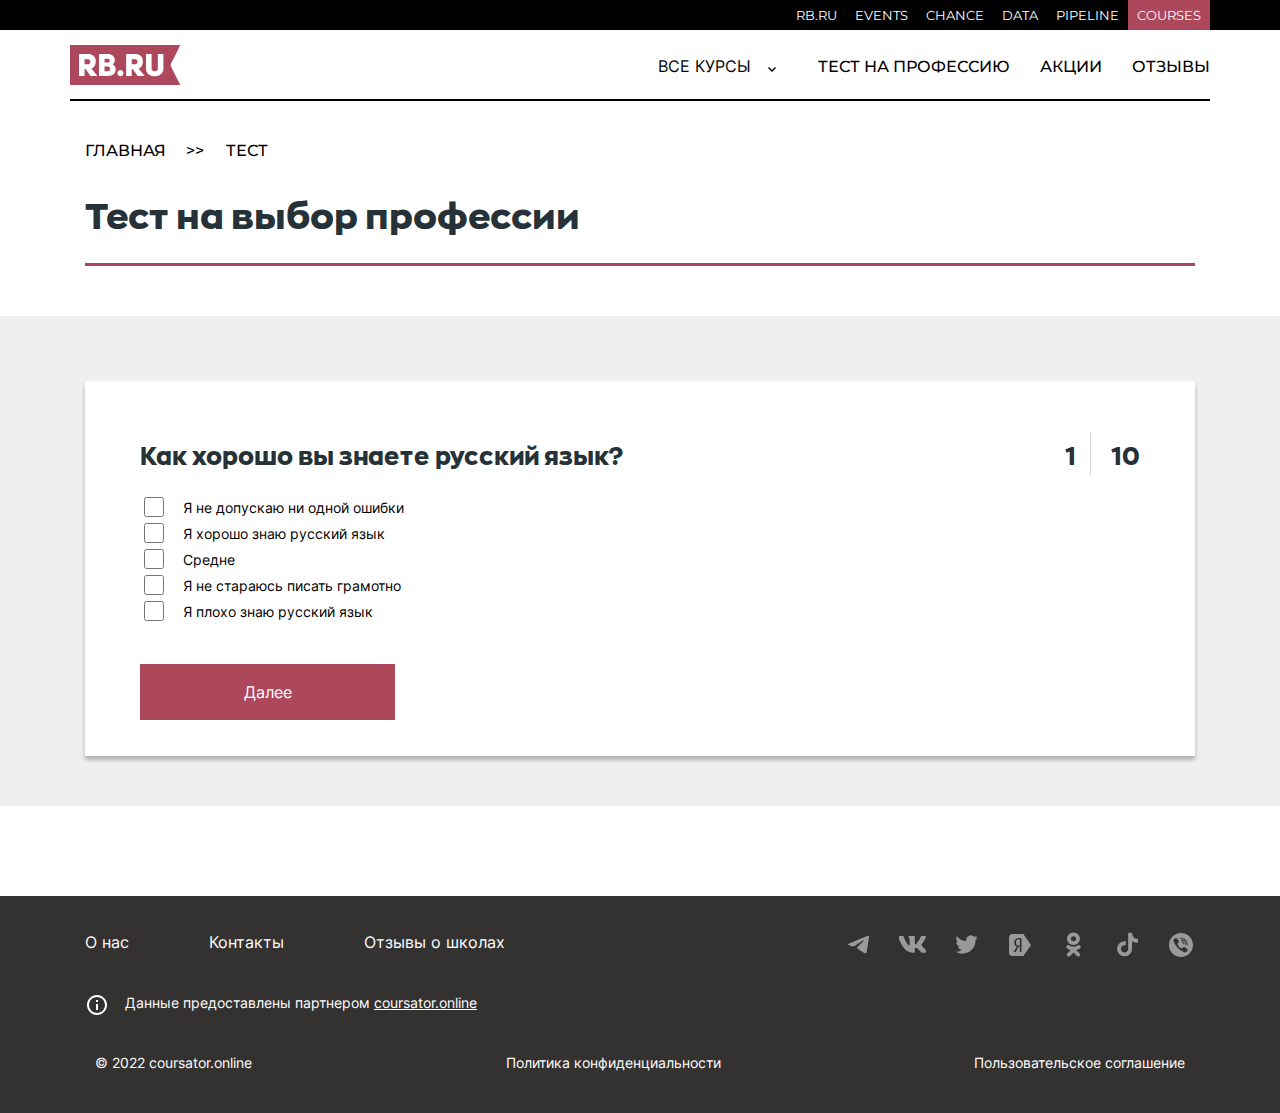
<file: testPage2.html>
<!DOCTYPE html>
<html lang="ru">

<head>
    <meta charset="UTF-8">
    <meta http-equiv="X-UA-Compatible" content="IE=edge">
    <meta name="viewport" content="width=device-width, initial-scale=1.0">
    <title>RB-test</title>
    <link rel="stylesheet" href="css/style.css">
</head>

<body>
    <header class="header">
        <div class="header__wrapper">
            <div class="header__top">
                <ul class="header__top-list">
                    <li class="header__top-item">
                        <a class="header__top-link" href="">RB.RU</a>
                    </li>
                    <li class="header__top-item">
                        <a class="header__top-link" href="">EVENTS</a>
                    </li>
                    <li class="header__top-item">
                        <a class="header__top-link" href="">CHANCE</a>
                    </li>
                    <li class="header__top-item">
                        <a class="header__top-link" href="">data</a>
                    </li>
                    <li class="header__top-item">
                        <a class="header__top-link" href="">PIPELINE</a>
                    </li>
                    <li class="header__top-item header__top-item-active">
                        <a class="header__top-link" href="">courses</a>
                    </li>
                </ul>
            </div>
            <div class="heading">
                <div class="logo">
                    <a href="#">
                        <img src="images/logo.svg" alt="logo">
                    </a>
                </div>
                <nav class="menu" id="menuBox">
                    <div class="heading__links">
                        <a class="heading__links-link" href="">Тест на профессию</a>
                        <a class="heading__links-link" href="">Акции</a>
                        <a class="heading__links-link" href="">Отзывы</a>
                    </div>
                    <div class="heading__button">
                        <div class="heading__button-head">
                            <button onclick="allFunction()" class="heading__button-head dropbtn">Все курсы
                                <img class="arrow" src="images/arrow.svg" alt="arrow">
                            </button>
                        </div>
                        <div id="myDropdown" class="dropdown-content">
                            <div class="dropdown-content__left" id="dropdownContentL">
                                <button onclick="listFunction()"
                                    class="dropdown-content__btn dropdown-content__btn-active">
                                    Программирование
                                    <svg class="dropdown-content__btn-icon" width="9" height="14" viewBox="0 0 9 14"
                                        xmlns="http://www.w3.org/2000/svg">
                                        <path
                                            d="M0.986084 12.355L5.9394 7L0.986084 1.645L2.51101 -1.19209e-07L9.00007 7L2.51101 14L0.986084 12.355Z" />
                                    </svg>
                                </button>
                                <button class="dropdown-content__btn">
                                    Управление
                                    <svg class="dropdown-content__btn-icon" width="9" height="14" viewBox="0 0 9 14"
                                        fill="none" xmlns="http://www.w3.org/2000/svg">
                                        <path
                                            d="M0.986084 12.355L5.9394 7L0.986084 1.645L2.51101 -1.19209e-07L9.00007 7L2.51101 14L0.986084 12.355Z" />
                                    </svg>
                                </button>
                                <button class="dropdown-content__btn">
                                    Дизайн
                                    <svg class="dropdown-content__btn-icon" width="9" height="14" viewBox="0 0 9 14"
                                        fill="none" xmlns="http://www.w3.org/2000/svg">
                                        <path
                                            d="M0.986084 12.355L5.9394 7L0.986084 1.645L2.51101 -1.19209e-07L9.00007 7L2.51101 14L0.986084 12.355Z" />
                                    </svg>
                                </button>
                                <button class="dropdown-content__btn">
                                    Маркетинг
                                    <svg class="dropdown-content__btn-icon" width="9" height="14" viewBox="0 0 9 14"
                                        fill="none" xmlns="http://www.w3.org/2000/svg">
                                        <path
                                            d="M0.986084 12.355L5.9394 7L0.986084 1.645L2.51101 -1.19209e-07L9.00007 7L2.51101 14L0.986084 12.355Z" />
                                    </svg>
                                </button>
                                <button class="dropdown-content__btn">
                                    Аналитика
                                    <svg class="dropdown-content__btn-icon" width="9" height="14" viewBox="0 0 9 14"
                                        fill="none" xmlns="http://www.w3.org/2000/svg">
                                        <path
                                            d="M0.986084 12.355L5.9394 7L0.986084 1.645L2.51101 -1.19209e-07L9.00007 7L2.51101 14L0.986084 12.355Z" />
                                    </svg>
                                </button>
                                <button class="dropdown-content__btn">
                                    Создание контента
                                    <svg class="dropdown-content__btn-icon" width="9" height="14" viewBox="0 0 9 14"
                                        fill="none" xmlns="http://www.w3.org/2000/svg">
                                        <path
                                            d="M0.986084 12.355L5.9394 7L0.986084 1.645L2.51101 -1.19209e-07L9.00007 7L2.51101 14L0.986084 12.355Z" />
                                    </svg>
                                </button>
                            </div>
                            <div class="dropdown-content__right" id="dropdownContentR">
                                <button class="dropdown-content-right-back" onclick="backDropdownContent()">
                                    <img class="dropdown-content-right-back-icon" src="images/arrow-back.svg"
                                        alt="back">
                                    <span class="dropdown-content-right-back-text">Назад</span>
                                </button>
                                <div class="dropdown-content-right-inner">
                                    <a href="" class="dropdown-content-link">Все курсы по программированию</a>
                                    <a href="" class="dropdown-content-link">Web-разработка</a>
                                    <a href="" class="dropdown-content-link">Python-разработка</a>
                                    <a href="" class="dropdown-content-link">JavaScript-разработка</a>
                                    <a href="" class="dropdown-content-link">Мобильная разработка</a>
                                    <a href="" class="dropdown-content-link">Frontend-разработка</a>
                                    <a href="" class="dropdown-content-link"> Системное администрирование</a>
                                    <a href="" class="dropdown-content-link">Разработка игр</a>
                                    <a href="" class="dropdown-content-link">Java-разработка</a>
                                    <a href="" class="dropdown-content-link">Верстка на HTML/CSS</a>
                                    <a href="" class="dropdown-content-link">PHP-разработка</a>
                                    <a href="" class="dropdown-content-link">QA-тестирование</a>
                                    <a href="" class="dropdown-content-link">Android-разработка</a>
                                    <a href="" class="dropdown-content-link">IOS-разработка</a>
                                    <a href="" class="dropdown-content-link">Разработка игр на Unity</a>
                                    <a href="" class="dropdown-content-link">Фреймворк ReactJS</a>
                                    <a href="" class="dropdown-content-link">DevOps</a>
                                    <a href="" class="dropdown-content-link">Разработка на C#</a>
                                    <a href="" class="dropdown-content-link">Информационная безопасность</a>
                                    <a href="" class="dropdown-content-link">Разработка игр на Unreal Engine</a>
                                    <a href="" class="dropdown-content-link">Фреймворк Django</a>
                                    <a href="" class="dropdown-content-link">Фреймворк Spring</a>
                                </div>
                            </div>
                        </div>
                    </div>
                </nav>
                <button onclick="menuFunction()" class="hamburger-menu" id="hamburgerMenu">
                    <span></span>
                    <span></span>
                    <span></span>
                </button>
            </div>
        </div>
    </header>
    <main class="main">
        <section class="breadcrumb">
            <div class="container">
                <ul class="breadcrumb__list">
                    <li class="breadcrumb__list-item">
                        <a class="breadcrumb__list-link" href="#">Главная</a>
                    </li>
                    <li class="breadcrumb__list-item">
                        <a class="breadcrumb__list-link" href="#">Тест</a>
                    </li>
                </ul>
            </div>
        </section>
        <section class="test__top">
            <div class="container">
                <h1 class="title">
                    Тест на выбор профессии
                </h1>
            </div>
        </section>
        <div class="test__content">
            <div class="container">
                <div class="test__box">
                    <div class="test__heading">
                        <label class="test__question" for="test">Как хорошо вы знаете русский язык?</label>
                        <div class="test__question-count-wrap">
                            <div class="test__question-count">
                                <span class="test__question-count-first"> 1 </span>
                                <span class="test__question-count-last"> 10 </span>
                            </div>
                        </div>

                    </div>
                    <div class="test__list">
                        <div class="test-item">
                            <input type="checkbox" name="type1">
                            <label for="type1">Я не допускаю ни одной ошибки</label>
                        </div>
                        <div class="test-item">
                            <input type="checkbox" name="type1">
                            <label for="type1">Я хорошо знаю русский язык</label>
                        </div>
                        <div class="test-item">
                            <input type="checkbox" name="type1">
                            <label for="type1"> Средне</label>
                        </div>
                        <div class="test-item">
                            <input type="checkbox" name="type1">
                            <label for="type1">Я не стараюсь писать грамотно</label>
                        </div>
                        <div class="test-item">
                            <input type="checkbox" name="type1">
                            <label for="type1"> Я плохо знаю русский язык</label>
                        </div>
                    </div>
                    <button class="btn">Далее</button>
                </div>
            </div>
        </div>
    </main>
    <footer class="footer">
        <div class="container">
            <div class="footer__top">
                <ul class="footer__menu">
                    <li class="footer__menu-item">
                        <a class="footer__menu-link" href="#">О наc</a>
                    </li>
                    <li class="footer__menu-item">
                        <a class="footer__menu-link" href="#">Контакты</a>
                    </li>
                    <li class="footer__menu-item">
                        <a class="footer__menu-link" href="#"> Отзывы о школах</a>
                    </li>
                </ul>
                <ul class="footer__social">
                    <li class="footer__menu-item">
                        <a href="" class="footer__social-item telegram"></a>
                    </li>
                    <li class="footer__menu-item">
                        <a href="" class="footer__social-item vkontakte"></a>
                    </li>
                    <li class="footer__menu-item">
                        <a href="" class="footer__social-item twitter">
                        </a>
                    </li>
                    <li class="footer__menu-item">
                        <a href="" class="footer__social-item yandex"></a>
                    </li>
                    <li class="footer__menu-item">
                        <a href="" class="footer__social-item odnoklassniki"></a>
                    </li>
                    <li class="footer__menu-item">
                        <a href="" class="footer__social-item tiktok"> </a>
                    </li>
                    <li class="footer__menu-item">
                        <a href="" class="footer__social-item viber"> </a>
                    </li>
                </ul>
            </div>
            <div class="footer__caption">
                <p class="footer__caption-text">
                    Данные предоставлены партнером
                    <a class="caption__link" href="https://coursator.online/">coursator.online</a>
                </p>
            </div>
            <div class="footer__bottom">
                <div class="footer__copyright">© 2022 coursator.online</div>
                <a class="footer__text" href="">Политика конфиденциальности</a>
                <a class="footer__text" href="">Пользовательское соглашение</a>

            </div>
        </div>
    </footer>
    <script src="js/main.min.js"></script>
</body>

</html>
</file>
<file: css/style.css>
@charset "UTF-8";
@font-face {
  font-family: "Inter";
  src: url(../fonts/Inter-Regular.woff2) format("woff2"), url(../fonts/Inter-Regular.woff) format("woff"), url(../fonts/Inter-Regular.eot) format("eot"), url(../fonts/Inter-Regular.ttf) format("ttf");
  font-style: normal;
  font-weight: 400;
  font-display: swap;
}
@font-face {
  font-family: "Inter";
  src: url(../fonts/Inter-Bold.woff2) format("woff2"), url(../fonts/Inter-Bold.woff) format("woff"), url(../fonts/Inter-Bold.eot) format("eot"), url(../fonts/Inter-Bold.ttf) format("ttf");
  font-style: normal;
  font-weight: 700;
  font-display: swap;
}
@font-face {
  font-family: "Inter";
  src: url(../fonts/Inter-SemiBold.woff2) format("woff2"), url(../fonts/Inter-SemiBold.woff) format("woff"), url(../fonts/Inter-SemiBold.eot) format("eot"), url(../fonts/Inter-SemiBold.ttf) format("ttf");
  font-style: normal;
  font-weight: 600;
  font-display: swap;
}
@font-face {
  font-family: "Montserrat";
  src: url(../fonts/Montserrat-Regular.woff) format("woff"), url(../fonts/Montserrat-Regular.eot) format("eot"), url(../fonts/Montserrat-Regular.ttf) format("ttf");
  font-style: normal;
  font-weight: 400;
  font-display: swap;
}
@font-face {
  font-family: "Montserrat";
  src: url(../fonts/Montserrat-Medium.woff) format("woff"), url(../fonts/Montserrat-Medium.eot) format("eot"), url(../fonts/Montserrat-Medium.ttf) format("ttf");
  font-style: normal;
  font-weight: 500;
  font-display: swap;
}
@font-face {
  font-family: "Montserrat";
  src: url(../fonts/Montserrat-SemiBold.woff) format("woff"), url(../fonts/Montserrat-SemiBold.eot) format("eot"), url(../fonts/Montserrat-SemiBold.ttf) format("ttf");
  font-style: normal;
  font-weight: 600;
  font-display: swap;
}
@font-face {
  font-family: "Montserrat";
  src: url(../fonts/Montserrat-Bold.woff) format("woff"), url(../fonts/Montserrat-Bold.eot) format("eot"), url(../fonts/Montserrat-Bold.ttf) format("ttf");
  font-style: normal;
  font-weight: 700;
  font-display: swap;
}
@font-face {
  font-family: "ZonaPro";
  src: url(../fonts/ZonaPro-ExtraBold.woff) format("woff"), url(../fonts/ZonaPro-ExtraBold.eot) format("eot"), url(../fonts/ZonaPro-ExtraBold.ttf) format("ttf");
  font-style: normal;
  font-weight: 800;
  font-display: swap;
}
@font-face {
  font-family: "Poppins";
  src: url(../fonts/Poppins-Light.woff) format("woff"), url(../fonts/Poppins-Light.eot) format("eot"), url(../fonts/Poppins-Light.ttf) format("ttf");
  font-style: normal;
  font-weight: 300;
  font-display: swap;
}
html {
  -webkit-box-sizing: border-box;
          box-sizing: border-box;
}

html,
body,
p,
ol,
ul,
li,
dl,
dt,
dd,
blockquote,
figure,
fieldset,
legend,
textarea,
pre,
iframe,
hr,
h1,
h2,
h3,
h4,
h5,
h6 {
  margin: 0;
  padding: 0;
}

*,
*::after,
*::before {
  -webkit-box-sizing: inherit;
          box-sizing: inherit;
}

body {
  background: #ffffff;
  font-size: 14px;
  font-weight: 400;
  line-height: 1.4;
  color: #000000;
  font-family: "Inter", serif;
}

button {
  background-color: transparent;
  border: none;
  padding: 0;
  cursor: pointer;
}

ul {
  list-style: none;
}

a {
  text-decoration: none;
  color: inherit;
  -webkit-transition: border-bottom-color 0.3s, opacity 0.3s;
  -o-transition: border-bottom-color 0.3s, opacity 0.3s;
  transition: border-bottom-color 0.3s, opacity 0.3s;
}

a:focus,
a:hover,
button:focus,
button:hover {
  opacity: 0.7;
  text-decoration: none;
}

img {
  max-width: 100%;
}

main {
  padding-top: 140px;
}

.container {
  max-width: 1140px;
  margin: 0 auto;
  padding: 0 15px;
}

.title {
  border-bottom: 3px solid #ad475c;
  font-family: "ZonaPro", serif;
  font-size: 36px;
  color: #263238;
  margin-bottom: 20px;
  padding-bottom: 20px;
}

.subtitle {
  font-family: "ZonaPro", serif;
  font-weight: 800;
  font-size: 28px;
  color: #000000;
}

.inner__text {
  font-size: 18px;
  color: #263238;
  margin-bottom: 37px;
}

.breadcrumb {
  margin-bottom: 30px;
}
.breadcrumb__list {
  display: -webkit-box;
  display: -ms-flexbox;
  display: flex;
}
.breadcrumb__list-item {
  font-family: "Montserrat", serif;
  font-weight: 500;
  font-size: 16px;
  text-transform: uppercase;
  color: #000000;
  position: relative;
  margin-right: 30px;
  padding-right: 30px;
}
.breadcrumb__list-item::after {
  position: absolute;
  content: ">>";
  width: 10px;
  height: 10px;
  top: 0;
  right: 0;
}
.breadcrumb__list-item:last-child::after {
  content: "";
}

.header {
  background-color: #000;
  color: #fff;
  position: fixed;
  width: 100%;
  z-index: 5;
}

.header__wrapper {
  max-width: 1140px;
  margin: 0 auto;
}

.header__top-list {
  display: -webkit-box;
  display: -ms-flexbox;
  display: flex;
  -webkit-box-pack: end;
      -ms-flex-pack: end;
          justify-content: flex-end;
}

.header__top-item {
  text-transform: uppercase;
  font-size: 13px;
  line-height: 30px;
  z-index: 3;
  height: 100%;
  padding-left: 9px;
  padding-right: 9px;
  color: #fff;
  cursor: pointer;
  cursor: pointer;
  font-family: "Montserrat", serif;
  font-weight: 400;
}

.header__top-item:hover {
  background-color: #ad475c;
}

.header__top-item-active {
  background-color: #ad475c;
}

.heading {
  display: -webkit-box;
  display: -ms-flexbox;
  display: flex;
  -webkit-box-pack: justify;
      -ms-flex-pack: justify;
          justify-content: space-between;
  -webkit-box-align: center;
      -ms-flex-align: center;
          align-items: center;
  position: fixed;
  width: 100%;
  max-width: 1140px;
  z-index: 2;
  background-color: #fff;
  padding: 15px 0 10px;
  margin: 0 auto;
  border-bottom: 2px solid #000000;
}

.menu {
  display: -webkit-box;
  display: -ms-flexbox;
  display: flex;
}

.heading__links {
  display: -webkit-box;
  display: -ms-flexbox;
  display: flex;
  -webkit-box-ordinal-group: 3;
      -ms-flex-order: 2;
          order: 2;
  font-family: "Montserrat", serif;
  font-weight: 500;
  font-size: 16px;
  text-transform: uppercase;
  color: #000000;
}

.heading__links-link {
  margin-left: 30px;
}

.logo {
  height: 30px;
}

.logo img {
  display: block;
  width: 100%;
  height: 100%;
}

.logo a {
  display: -webkit-box;
  display: -ms-flexbox;
  display: flex;
  -webkit-box-align: center;
      -ms-flex-align: center;
          align-items: center;
}

.arrow {
  margin: 0 12px;
}

.dropbtn {
  cursor: pointer;
  font-family: "Inter", serif;
  font-weight: 400;
  font-size: 16px;
  text-transform: uppercase;
  color: #000000;
}

.dropdown {
  position: relative;
  display: inline-block;
}

.dropdown-content {
  display: none;
  position: absolute;
  top: 80px;
  background: #ffffff;
  -webkit-box-shadow: 0px 4px 4px rgba(0, 0, 0, 0.25);
          box-shadow: 0px 4px 4px rgba(0, 0, 0, 0.25);
  z-index: 1;
  padding: 30px;
  width: -webkit-fit-content;
  width: -moz-fit-content;
  width: fit-content;
  right: 0;
}
.dropdown-content__right {
  border-left: 1px solid #ad475c;
  padding-left: 25px;
}
.dropdown-content-link {
  display: block;
  text-transform: uppercase;
  line-height: 1.5;
  font-family: "Montserrat", serif;
  font-size: 16px;
  font-weight: 500;
  text-align: left;
  width: 100%;
  color: #000000;
}
.dropdown-content-link svg {
  fill: #8a8a8a;
}
.dropdown-content-link:hover {
  color: #ad475c;
}

.dropdown-content__btn:hover svg {
  fill: #ad475c;
}

.dropdown-content__btn {
  font-family: "Montserrat", serif;
  font-weight: 500;
  font-size: 16px;
  text-transform: uppercase;
  margin-right: 25px;
  display: block;
}
.dropdown-content__btn:hover {
  color: #ad475c;
}

.dropdown-content__btn:not(:first-child) {
  margin-top: 15px;
}

.dropdown-content__btn-active {
  color: #ad475c;
}

.dropdown-content-item {
  width: 350px;
  line-height: 1.5;
}

.dropdown-content__btn-icon {
  opacity: 0;
}

.dropdown-content-right-back {
  -webkit-box-align: center;
      -ms-flex-align: center;
          align-items: center;
  margin-bottom: 20px;
  display: none;
}
.dropdown-content-right-back-text {
  font-family: "Montserrat", serif;
  font-weight: 500;
  font-size: 18px;
  color: #ad475c;
  margin-left: 15px;
}

.show {
  display: -webkit-box;
  display: -ms-flexbox;
  display: flex;
}

.hamburger-menu {
  display: none;
  right: 50px;
  width: 42px;
  height: 30px;
  overflow: hidden;
  padding: 12px 7.5px;
  z-index: 10;
  position: relative;
}

.hamburger-menu span {
  width: 30px;
  height: 4px;
  position: absolute;
  top: 50%;
  left: 50%;
  -webkit-transform: translate(-50%, -50%);
      -ms-transform: translate(-50%, -50%);
          transform: translate(-50%, -50%);
  background-color: #ad475c;
  -webkit-transition: all 0.5s;
  -o-transition: all 0.5s;
  transition: all 0.5s;
  border-radius: 20px;
}

.hamburger-menu span:nth-of-type(2) {
  top: calc(50% - 8px);
}

.hamburger-menu span:nth-of-type(3) {
  top: calc(50% + 8px);
}

.hamburger-menu.active span:nth-of-type(1) {
  display: none;
}

.hamburger-menu.active span:nth-of-type(2) {
  top: 50%;
  -webkit-transform: translate(-50%, 0%) rotate(45deg);
      -ms-transform: translate(-50%, 0%) rotate(45deg);
          transform: translate(-50%, 0%) rotate(45deg);
}

.hamburger-menu.active span:nth-of-type(3) {
  top: 50%;
  -webkit-transform: translate(-50%, 0%) rotate(-45deg);
      -ms-transform: translate(-50%, 0%) rotate(-45deg);
          transform: translate(-50%, 0%) rotate(-45deg);
}

.categories {
  display: -ms-grid;
  display: grid;
  -ms-grid-columns: (350px)[3];
  grid-template-columns: repeat(3, 350px);
  -ms-grid-rows: (1fr)[2];
  grid-template-rows: repeat(2, 1fr);
  grid-gap: 40px;
  margin: 40px auto;
  -webkit-box-pack: center;
      -ms-flex-pack: center;
          justify-content: center;
}
.categories__wrapper {
  position: relative;
  line-height: 0;
  overflow: hidden;
}
.categories__item {
  -webkit-transition: 1s;
  -o-transition: 1s;
  transition: 1s;
}
.categories__item:hover {
  opacity: 0.8;
}
.categories__name {
  display: block;
  font-family: "ZonaPro", serif;
  font-style: normal;
  font-weight: 800;
  font-size: 1.4em;
  line-height: 3.4;
  color: #263238;
}
.categories__count {
  position: absolute;
  width: 133px;
  height: 52px;
  right: 0;
  bottom: 0;
  background: #ad475c;
  font-style: normal;
  font-weight: 700;
  font-size: 1.2em;
  color: #ffffff;
  padding: 13px;
  text-align: center;
  line-height: 1.4;
}
.categories__image {
  -webkit-transition: 1s;
  -o-transition: 1s;
  transition: 1s;
}
.categories__image:hover {
  -webkit-transform: scale(1.1);
      -ms-transform: scale(1.1);
          transform: scale(1.1);
}
.caption {
  display: -webkit-box;
  display: -ms-flexbox;
  display: flex;
  background-color: #ad475c;
  max-width: 550px;
  width: 100%;
  padding: 10px;
  -webkit-box-pack: center;
      -ms-flex-pack: center;
          justify-content: center;
}

.caption__text {
  font-size: 18px;
  padding-left: 40px;
  color: #fff;
  position: relative;
}
.caption__text::before {
  content: "";
  position: absolute;
  width: 24px;
  height: 24px;
  top: 0;
  left: 0;
  background: url(../images/information.svg);
  fill: #fff;
}

.caption__link {
  text-decoration: underline;
}

.main {
  margin-bottom: 90px;
}

.action {
  margin-bottom: 80px;
}
.action__cards {
  display: -ms-grid;
  display: grid;
  -ms-grid-columns: (1fr)[3];
  grid-template-columns: repeat(3, 1fr);
  -ms-grid-rows: (328px)[2];
  grid-template-rows: repeat(2, 328px);
  grid-gap: 90px 30px;
  margin: 90px auto;
}
.action__card {
  background: #ad475c;
  position: relative;
  display: -webkit-box;
  display: -ms-flexbox;
  display: flex;
  -webkit-box-orient: vertical;
  -webkit-box-direction: normal;
      -ms-flex-direction: column;
          flex-direction: column;
  -webkit-box-align: start;
      -ms-flex-align: start;
          align-items: flex-start;
  -webkit-box-pack: justify;
      -ms-flex-pack: justify;
          justify-content: space-between;
}
.action__card-inner {
  padding: 85px 22px 35px;
}
.action__card-logo {
  padding: 17px;
  border: 1px solid;
  width: 232px;
  margin: 0 auto;
  background-color: #fff;
  text-align: center;
}
.action__card-logo-wrapper {
  position: absolute;
  top: -10%;
  width: 100%;
}
.action__card-title, .action__card-coursator {
  font-family: "ZonaPro", serif;
  font-weight: 800;
  font-size: 1.64em;
  line-height: 1.5;
  color: #ffffff;
}
.action__card-coursator {
  border: 1px solid #000000;
  max-width: 244px;
  width: 100%;
  height: 51px;
  margin: 15px auto;
  padding: 8px;
  text-align: center;
}
.action__card-bottom {
  display: -webkit-box;
  display: -ms-flexbox;
  display: flex;
  -webkit-box-pack: justify;
      -ms-flex-pack: justify;
          justify-content: space-between;
  -webkit-box-align: center;
      -ms-flex-align: center;
          align-items: center;
}
.action__card-link {
  font-weight: 600;
  font-size: 0.9em;
  display: -webkit-box;
  display: -ms-flexbox;
  display: flex;
  width: 146.18px;
  height: 45.46px;
  background: #ffffff;
  -webkit-box-align: center;
      -ms-flex-align: center;
          align-items: center;
  -webkit-box-pack: center;
      -ms-flex-pack: center;
          justify-content: center;
  margin-right: 23px;
}
.action__card-text {
  font-family: "Montserrat", serif;
  font-weight: 400;
  font-size: 0.64em;
  color: #ffffff;
  width: 100px;
}

.reviews__inner {
  display: -webkit-box;
  display: -ms-flexbox;
  display: flex;
  -webkit-box-pack: justify;
      -ms-flex-pack: justify;
          justify-content: space-between;
  -webkit-box-align: center;
      -ms-flex-align: center;
          align-items: center;
  border-bottom: 2px solid #ad475c;
  margin: 15px 0;
}
.reviews__inner .title {
  border: none;
  margin: 0;
}
.reviews__wrapper {
  display: -webkit-box;
  display: -ms-flexbox;
  display: flex;
  -webkit-box-pack: justify;
      -ms-flex-pack: justify;
          justify-content: space-between;
  margin: 40px auto;
  -webkit-box-align: end;
      -ms-flex-align: end;
          align-items: flex-end;
  padding-right: 65px;
}
.reviews__content {
  background: #efefef;
}
.reviews__content-wrapper {
  padding: 90px 0;
}
.reviews__content-item {
  background: #ffffff;
  -webkit-box-shadow: 0px 4px 4px rgba(0, 0, 0, 0.25);
          box-shadow: 0px 4px 4px rgba(0, 0, 0, 0.25);
  padding: 30px 60px 17px 55px;
  margin-bottom: 23px;
}
.reviews__content-item .content__box-top {
  margin-bottom: 25px;
}
.reviews__content-nik {
  display: -webkit-box;
  display: -ms-flexbox;
  display: flex;
  -webkit-box-pack: center;
      -ms-flex-pack: center;
          justify-content: center;
  -webkit-box-align: center;
      -ms-flex-align: center;
          align-items: center;
}
.reviews__content-smile {
  width: 23px;
  height: 23px;
}
.reviews__content-name {
  font-family: "ZonaPro", serif;
  font-size: 18px;
  color: #263238;
  margin: 0 50px 0 10px;
}
.reviews__content-box {
  display: -webkit-box;
  display: -ms-flexbox;
  display: flex;
  -webkit-box-pack: justify;
      -ms-flex-pack: justify;
          justify-content: space-between;
  -webkit-box-align: end;
      -ms-flex-align: end;
          align-items: flex-end;
  margin-bottom: 45px;
}
.reviews__content-bottom {
  display: -webkit-box;
  display: -ms-flexbox;
  display: flex;
  -webkit-box-pack: justify;
      -ms-flex-pack: justify;
          justify-content: space-between;
  padding: 24px 0;
}
.reviews__content-count {
  display: -webkit-box;
  display: -ms-flexbox;
  display: flex;
  width: 90px;
  -webkit-box-pack: justify;
      -ms-flex-pack: justify;
          justify-content: space-between;
  -webkit-box-align: center;
      -ms-flex-align: center;
          align-items: center;
}
.reviews__content-btn {
  display: -webkit-box;
  display: -ms-flexbox;
  display: flex;
  -webkit-box-pack: justify;
      -ms-flex-pack: justify;
          justify-content: space-between;
  -webkit-box-align: center;
      -ms-flex-align: center;
          align-items: center;
}
.reviews__content-btn-num {
  display: block;
  margin-right: 8px;
  font-family: "Inter", serif;
  font-size: 14px;
  line-height: 142.5%;
  color: #000000;
  padding-top: 4px;
}
.reviews__content-in {
  display: -webkit-box;
  display: -ms-flexbox;
  display: flex;
  min-height: 170px;
  -webkit-box-align: stretch;
      -ms-flex-align: stretch;
          align-items: stretch;
}
.reviews__content-left {
  max-width: 300px;
  width: 100%;
  display: -webkit-box;
  display: -ms-flexbox;
  display: flex;
  -webkit-box-orient: vertical;
  -webkit-box-direction: normal;
      -ms-flex-direction: column;
          flex-direction: column;
  -webkit-box-pack: justify;
      -ms-flex-pack: justify;
          justify-content: space-between;
  text-align: center;
}
.reviews__content-nameSchool {
  font-family: "ZonaPro", serif;
  font-weight: 800;
  font-size: 24px;
  color: #263238;
}
.reviews__content-right {
  margin-left: 30px;
  display: -webkit-box;
  display: -ms-flexbox;
  display: flex;
  -webkit-box-orient: vertical;
  -webkit-box-direction: normal;
      -ms-flex-direction: column;
          flex-direction: column;
  -webkit-box-pack: justify;
      -ms-flex-pack: justify;
          justify-content: space-between;
}

.course__wrapper {
  display: -webkit-box;
  display: -ms-flexbox;
  display: flex;
  -webkit-box-pack: justify;
      -ms-flex-pack: justify;
          justify-content: space-between;
  -ms-flex-wrap: wrap;
      flex-wrap: wrap;
}
.course__wrapper .courses__links {
  overflow: visible;
  height: auto;
  margin-bottom: 10px;
}

.course__box-wrapper {
  width: 160px;
}
.course__box-wrapper .content__box-rassrochka {
  font-weight: 700;
  font-size: 14px;
  color: #afafaf;
  padding-left: 30px;
  padding-top: 6px;
}

.course__content {
  display: -ms-grid;
  display: grid;
  -ms-grid-columns: (1fr)[3];
  grid-template-columns: repeat(3, 1fr);
  -ms-grid-rows: (1fr)[1];
  grid-template-rows: repeat(1, 1fr);
  grid-gap: 32px;
}

.rating__box {
  margin-bottom: 24px;
}

.text-block {
  width: 100%;
}
.text-block__wrapper {
  display: -webkit-box;
  display: -ms-flexbox;
  display: flex;
  -webkit-box-pack: justify;
      -ms-flex-pack: justify;
          justify-content: space-between;
  -webkit-box-align: start;
      -ms-flex-align: start;
          align-items: flex-start;
}
.text-block__content {
  margin-bottom: 20px;
}
.text-block__point {
  color: #263238;
}
.text-block__point span {
  font-weight: 700;
}
.text-block .rating__box {
  width: 90px;
  margin-left: 20px;
  text-align: end;
}
.text-block__link {
  width: 255px;
  min-height: 56px;
  padding: 17px 30px;
  background: #ad475c;
  font-family: "Inter";
  color: #ffffff;
  display: block;
  text-align: center;
  font-size: 16px;
}

.test__content {
  background: #efefef;
  padding-top: 65px;
  margin-top: 50px;
  padding-bottom: 50px;
}
.test__content input {
  min-height: 20px;
  margin-right: 19px;
  width: 20px;
}

.test__inner {
  display: -webkit-box;
  display: -ms-flexbox;
  display: flex;
  background: #ffffff;
  -webkit-box-shadow: 0px 4px 4px rgba(0, 0, 0, 0.25);
          box-shadow: 0px 4px 4px rgba(0, 0, 0, 0.25);
}

.test__left {
  text-align: center;
  padding: 50px;
  width: 50%;
}

.test__title {
  font-family: "ZonaPro", serif;
  font-weight: 800;
  font-size: 36px;
  color: #263238;
  margin-bottom: 40px;
}

.test__text {
  font-size: 18px;
  max-width: 303px;
  width: 100%;
  margin: 20px auto;
}

.test__right {
  line-height: 0;
}

.test__box {
  background: #ffffff;
  -webkit-box-shadow: 0px 4px 4px rgba(0, 0, 0, 0.25);
          box-shadow: 0px 4px 4px rgba(0, 0, 0, 0.25);
  padding: 60px 55px 36px;
}

.test__heading {
  display: -webkit-box;
  display: -ms-flexbox;
  display: flex;
  -webkit-box-pack: justify;
      -ms-flex-pack: justify;
          justify-content: space-between;
}

.test__list {
  padding: 20px 0;
  margin-bottom: 20px;
}

.test-item {
  display: -webkit-box;
  display: -ms-flexbox;
  display: flex;
  -webkit-box-align: center;
      -ms-flex-align: center;
          align-items: center;
}

.test__question,
.test__question-count {
  font-family: "ZonaPro", serif;
  font-weight: 800;
  font-size: 24px;
  color: #263238;
}

.test__question-count-first {
  position: relative;
  padding-right: 15px;
}

.test__question-count-first::after {
  content: "";
  position: absolute;
  width: 1px;
  height: 43px;
  border-right: 1px solid #d3d3d3;
  top: -13px;
  left: 80%;
}

.test__question-count-last {
  padding-left: 15px;
}

.footer {
  background: #343131;
  color: #ffffff;
}
.footer__top {
  font-weight: 400;
  font-size: 16px;
  display: -webkit-box;
  display: -ms-flexbox;
  display: flex;
  -webkit-box-pack: justify;
      -ms-flex-pack: justify;
          justify-content: space-between;
  -ms-flex-wrap: wrap;
      flex-wrap: wrap;
  padding-top: 35px;
}
.footer__menu {
  display: -webkit-box;
  display: -ms-flexbox;
  display: flex;
  -webkit-box-pack: justify;
      -ms-flex-pack: justify;
          justify-content: space-between;
  max-width: 420px;
  width: 100%;
  margin-bottom: 35px;
}
.footer__social {
  max-width: 350px;
  width: 100%;
  display: -webkit-box;
  display: -ms-flexbox;
  display: flex;
  -webkit-box-pack: justify;
      -ms-flex-pack: justify;
          justify-content: space-between;
  margin-bottom: 35px;
}
.footer__social-item {
  width: 27px;
  height: 27px;
  display: block;
}
.footer__bottom {
  display: -webkit-box;
  display: -ms-flexbox;
  display: flex;
  -webkit-box-pack: justify;
      -ms-flex-pack: justify;
          justify-content: space-between;
  -ms-flex-wrap: wrap;
      flex-wrap: wrap;
  padding: 30px 0;
  font-size: 14px;
  display: flex;
  -webkit-box-align: end;
      -ms-flex-align: end;
          align-items: flex-end;
  color: #ffffff;
}
.footer__caption {
  display: -webkit-box;
  display: -ms-flexbox;
  display: flex;
  position: relative;
}
.footer__caption-text {
  padding-left: 40px;
}
.footer__caption-text::before {
  content: "";
  position: absolute;
  width: 24px;
  height: 24px;
  top: 0;
  left: 0;
  background: url(../images/information.svg);
  fill: #ad475c;
}
.footer__copyright, .footer__text {
  margin: 10px;
}

.facebook {
  background: url(../images/icons/facebook.svg) 50% 50% no-repeat;
}

.telegram {
  background: url(../images/icons/telegram.svg) 50% 50% no-repeat;
}

.vkontakte {
  background: url(../images/icons/vk.svg) 50% 50% no-repeat;
}

.twitter {
  background: url(../images/icons/twitter.svg) 50% 50% no-repeat;
}

.yandex {
  background: url(../images/icons/yandex.svg) 50% 50% no-repeat;
}

.odnoklassniki {
  background: url(../images/icons/ok.svg) 50% 50% no-repeat;
}

.instagram {
  background: url(../images/icons/instagram.svg) 50% 50% no-repeat;
}

.tiktok {
  background: url(../images/icons/tiktok.svg) 50% 50% no-repeat;
}

.viber {
  background: url(../images/icons/viber.svg) 50% 50% no-repeat;
}

.filter-wrap {
  display: none;
  -webkit-box-pack: justify;
      -ms-flex-pack: justify;
          justify-content: space-between;
  background-color: #fff;
}

.hamburger-menu-filter {
  display: none;
  right: 0;
  width: 42px;
  height: 30px;
  overflow: hidden;
  padding: 12px 7.5px;
  z-index: 30;
  position: relative;
}

.hamburger-menu-filter span {
  width: 30px;
  height: 4px;
  position: absolute;
  top: 50%;
  left: 50%;
  -webkit-transform: translate(-50%, -50%);
      -ms-transform: translate(-50%, -50%);
          transform: translate(-50%, -50%);
  background-color: #ad475c;
  -webkit-transition: all 0.5s;
  -o-transition: all 0.5s;
  transition: all 0.5s;
  border-radius: 20px;
}

.hamburger-menu-filter span:nth-of-type(2) {
  top: calc(50% - 8px);
}

.hamburger-menu-filter span:nth-of-type(3) {
  top: calc(50% + 8px);
}

.hamburger-menu-filter.active span:nth-of-type(1) {
  display: none;
}

.hamburger-menu-filter.active span:nth-of-type(2) {
  top: 50%;
  -webkit-transform: translate(-50%, 0%) rotate(45deg);
      -ms-transform: translate(-50%, 0%) rotate(45deg);
          transform: translate(-50%, 0%) rotate(45deg);
}

.hamburger-menu-filter.active span:nth-of-type(3) {
  top: 50%;
  -webkit-transform: translate(-50%, 0%) rotate(-45deg);
      -ms-transform: translate(-50%, 0%) rotate(-45deg);
          transform: translate(-50%, 0%) rotate(-45deg);
}

input {
  min-height: 56px;
  border: 1px solid #b3aaaa;
  color: #b3aaaa;
  padding: 17px 20px;
  font-family: "Inter", serif;
  font-weight: 400;
  font-size: 16px;
  position: relative;
  color: #263238;
}
input::-webkit-input-placeholder {
  color: #b3aaaa;
}
input::-moz-placeholder {
  color: #b3aaaa;
}
input:-ms-input-placeholder {
  color: #b3aaaa;
}
input::-ms-input-placeholder {
  color: #b3aaaa;
}
input::placeholder {
  color: #b3aaaa;
}
input:focus-visible {
  border: 1px solid #ad475c;
  outline: none;
}

.btn {
  max-width: 255px;
  width: 100%;
  min-height: 56px;
  padding: 10px;
  background: #ad475c;
  font-family: "Inter", serif;
  font-weight: 400;
  font-size: 16px;
  color: #ffffff;
}

.courses {
  margin-bottom: 24px;
}
.courses__links {
  display: -webkit-box;
  display: -ms-flexbox;
  display: flex;
  -webkit-box-align: center;
      -ms-flex-align: center;
          align-items: center;
  -ms-flex-wrap: wrap;
      flex-wrap: wrap;
  text-align: center;
  height: 55px;
  overflow: hidden;
  -webkit-transition: 0.3s;
  -o-transition: 0.3s;
  transition: 0.3s;
}
.courses__link {
  font-size: 14px;
  white-space: nowrap;
  background: 0 0;
  border: 1px solid #b3aaaa;
  min-height: 47px;
  padding: 10px;
  margin-right: 10px;
  margin-bottom: 10px;
  -ms-grid-column-align: center;
      justify-self: center;
  -ms-flex-item-align: center;
      -ms-grid-row-align: center;
      align-self: center;
  font-weight: 400;
  font-size: 16px;
  color: #b3aaaa;
}
.courses__all {
  font-family: "Montserrat", serif;
  font-weight: 500;
  font-size: 16px;
  -webkit-text-decoration-line: underline;
          text-decoration-line: underline;
  text-transform: uppercase;
  color: #ad475c;
  margin: 10px 0;
}
.courses__anchors {
  max-width: 700px;
  width: 100%;
  margin: 0 auto;
  display: -webkit-box;
  display: -ms-flexbox;
  display: flex;
  -webkit-box-pack: justify;
      -ms-flex-pack: justify;
          justify-content: space-between;
  margin: 38px auto;
}
.courses__anchor {
  display: -webkit-box;
  display: -ms-flexbox;
  display: flex;
  -webkit-box-align: center;
      -ms-flex-align: center;
          align-items: center;
}
.courses__anchor-text {
  font-weight: 700;
  font-size: 16px;
  color: #263238;
  margin: 0 30px 0 10px;
}
.courses__inner {
  margin-bottom: 20px;
}
.courses__form {
  display: -webkit-box;
  display: -ms-flexbox;
  display: flex;
  -webkit-box-pack: start;
      -ms-flex-pack: start;
          justify-content: flex-start;
  -webkit-box-align: center;
      -ms-flex-align: center;
          align-items: center;
}
.courses__search {
  margin: 28px 0;
}
.courses__search-input {
  width: calc(100% - 195px);
  min-height: 72px;
  padding: 25px 30px;
}
.courses__search-btn {
  max-width: 187px;
  position: relative;
  padding-left: 20px;
  min-height: 72px;
  font-family: "Montserrat", serif;
}
.courses__search-btn::before {
  content: "";
  position: absolute;
  left: 35px;
  top: 25px;
  width: 24px;
  height: 24px;
  background: url(../images/searchsvg.svg) 0 0 no-repeat;
}

.courses-link {
  -webkit-text-decoration-line: underline;
          text-decoration-line: underline;
}

.active-all {
  overflow: visible;
  height: auto;
  -webkit-transition: 0.55s visibility;
  -o-transition: 0.55s visibility;
  transition: 0.55s visibility;
}

.courses__sorting {
  display: none;
  margin-bottom: 30px;
}
.courses__sorting .content__topbar-form {
  width: 100%;
  display: -webkit-box;
  display: -ms-flexbox;
  display: flex;
  -webkit-box-pack: justify;
      -ms-flex-pack: justify;
          justify-content: space-between;
}

.courses__anchors-header {
  display: -webkit-box;
  display: -ms-flexbox;
  display: flex;
  background-color: #fff;
  z-index: 30;
  padding: 0 5px;
}

.courses__anchors-bottom {
  display: none;
}
.courses__anchors-bottom .courses__anchor-text {
  font-size: 10px;
}

.test-block__wrapper {
  display: -webkit-box;
  display: -ms-flexbox;
  display: flex;
  -webkit-box-pack: justify;
      -ms-flex-pack: justify;
          justify-content: space-between;
  position: relative;
  padding: 65px 0;
}
.test-block__wrapper::after, .test-block__wrapper::before {
  content: "";
  position: absolute;
  width: 100%;
  height: 15px;
  top: 90%;
  left: 0;
  background: url(../images/divider.svg) 50% 50%;
  background-repeat: repeat-x;
}
.test-block__wrapper::before {
  top: 20px;
  left: 0;
}
.test-block__title {
  font-weight: 800;
  font-size: 36px;
  line-height: 50px;
  color: #263238;
  max-width: 548px;
  width: 100%;
  margin-bottom: 15px;
}
.test-block__box {
  max-width: 451px;
  width: 100%;
  height: 174px;
  background-color: #ad475c;
  display: -webkit-box;
  display: -ms-flexbox;
  display: flex;
  -webkit-box-pack: center;
      -ms-flex-pack: center;
          justify-content: center;
  -webkit-box-align: center;
      -ms-flex-align: center;
          align-items: center;
}
.test-block__text {
  font-weight: 400;
  font-size: 14px;
  color: #263238;
  max-width: 255px;
  width: 100%;
  margin-bottom: 20px;
  margin-right: 20px;
}
.test-block__bottom {
  display: -webkit-box;
  display: -ms-flexbox;
  display: flex;
  -ms-flex-wrap: wrap;
      flex-wrap: wrap;
  -webkit-box-align: center;
      -ms-flex-align: center;
          align-items: center;
}
.test-block__button {
  border: 1px solid #b3aaaa;
  max-width: 145px;
  width: 100%;
  padding: 10px;
  font-family: "Inter", serif;
  font-weight: 400;
  font-size: 16px;
  color: #b3aaaa;
  margin-right: 15px;
}

.filters__fields {
  display: -webkit-box;
  display: -ms-flexbox;
  display: flex;
  -webkit-box-pack: justify;
      -ms-flex-pack: justify;
          justify-content: space-between;
  margin-bottom: 20px;
  margin-top: 60px;
}
.filters__key {
  width: 100%;
  margin-right: 30px;
}
.filters__select {
  max-width: 350px;
  width: 100%;
  color: #b3aaaa;
  padding: 17px 20px;
  font-family: "Inter", serif;
  font-weight: 400;
  font-size: 16px;
  margin-right: 30px;
  border: 1px solid #b3aaaa;
}
.filters__select:focus-visible {
  border: 1px solid #ad475c;
  outline: none;
}
.filters__container {
  display: -webkit-box;
  display: -ms-flexbox;
  display: flex;
}
.filters__option {
  font-size: 16px;
  color: #b3aaaa;
}

select {
  width: 150px;
  -webkit-appearance: none;
     -moz-appearance: none;
          appearance: none;
  overflow: hidden;
  background: url("../images/arrow-sel.svg") no-repeat 95% 50%;
}

.sidebar {
  max-width: 350px;
  width: 100%;
}
.sidebar__box {
  position: relative;
  margin-bottom: 20px;
}
.sidebar__box-title {
  font-family: "ZonaPro", serif;
  font-weight: 800;
  font-size: 18px;
  line-height: 3.8;
  color: #263238;
  display: block;
  text-transform: uppercase;
}
.sidebar__box-field {
  width: 170px;
  border: 1px solid #b3aaaa;
  margin-bottom: 40px;
}
.sidebar__box-item {
  display: -webkit-box;
  display: -ms-flexbox;
  display: flex;
  -webkit-box-align: center;
      -ms-flex-align: center;
          align-items: center;
  margin: 10px;
  max-width: 340px;
  width: 100%;
  padding-right: 10px;
}
.sidebar__box-range {
  position: absolute;
  z-index: 1;
  font-size: 0.7em;
  display: block;
  border: 0;
  background-position: 0 0;
  background-color: #c4c4c4;
  height: 3px;
  bottom: 0;
  left: 0%;
  width: 100%;
}
.sidebar__box-handle {
  position: absolute;
  z-index: 2;
  width: 19px;
  height: 19px;
  border-radius: 50%;
  background-color: #ad475c;
}
.sidebar__box-date {
  width: 100%;
  border: 1px solid #b3aaaa;
  margin-bottom: 40px;
}
.sidebar__box-btn {
  max-width: 100%;
  margin-top: 40px;
}

.handle-left {
  bottom: -8px;
  left: 0;
}

.handle-right {
  bottom: -8px;
  right: 0;
}

.sidebar__box-item input[type=checkbox] {
  display: none;
}
.sidebar__box-item label:before {
  content: " ";
  color: #000;
  display: inline-block;
  margin-right: 15px;
  position: relative;
  text-align: center;
  text-indent: 0px;
  background: #fff;
  border: 1px solid #e3e3e3;
  -o-border-image: initial;
     border-image: initial;
  vertical-align: middle;
  width: 18px;
  height: 18px;
  border: 1px solid #b3aaaa;
  -webkit-box-sizing: border-box;
          box-sizing: border-box;
}
.sidebar__box-item input:checked + label:before {
  /* глифон - галочка */
  content: "✓";
}
.sidebar__box-item input:disabled + label:before {
  background: #eee;
  color: #aaa;
}

.field-date {
  width: 100%;
  margin-bottom: 0;
}

.content {
  width: calc(100% - 350px);
}
.content__topbar {
  display: -webkit-box;
  display: -ms-flexbox;
  display: flex;
  font-weight: 400;
  font-size: 14px;
  line-height: 2;
  color: #8a8a8a;
  -webkit-box-pack: justify;
      -ms-flex-pack: justify;
          justify-content: space-between;
  margin-top: 15px;
  padding-left: 30px;
  margin-bottom: 13px;
}
.content__topbar-sorting {
  font-family: "Montserrat", serif;
  font-weight: 500;
  font-size: 14px;
  color: #000000;
}
.content__topbar-select {
  border: none;
  font-family: "Montserrat", serif;
  font-size: 14px;
  color: #000000;
}
.content__topbar-select:focus-visible {
  border: 1px solid #8a8a8a;
  outline: none;
}
.content__forms {
  padding-left: 30px;
  display: -ms-grid;
  display: grid;
  -ms-grid-columns: (1fr)[2];
  grid-template-columns: repeat(2, 1fr);
  -ms-grid-rows: (1fr)[2];
  grid-template-rows: repeat(2, 1fr);
  grid-gap: 32px;
}
.content__forms .content__forms-load {
  -ms-grid-column: 1;
  -ms-grid-column-span: 2;
  grid-column: 1/span 2;
}
.content__forms-load {
  width: 100%;
  margin: 0 auto;
  text-align: center;
}
.content__forms-load-img {
  width: 64px;
  height: 64px;
}
.content__box {
  border: 1px solid #ad475c;
  position: relative;
  margin-bottom: 40px;
}
.content__box-head {
  position: relative;
  padding: 12px;
}
.content__box-img {
  width: 100%;
}
.content__box-categories {
  display: -webkit-box;
  display: -ms-flexbox;
  display: flex;
  -ms-flex-wrap: wrap;
      flex-wrap: wrap;
  position: absolute;
  top: 27px;
  left: 16px;
}
.content__box-category {
  background: #ffffff;
  font-size: 12px;
  color: #b3aaaa;
  margin: 0 5px 5px;
  padding: 3px 5px;
  font-size: 12px;
  color: #b3aaaa;
}
.content__box-title {
  font-family: "ZonaPro", serif;
  font-style: normal;
  font-weight: 800;
  font-size: 24px;
  line-height: 2;
  color: #263238;
}
.content__box-heading {
  display: -webkit-box;
  display: -ms-flexbox;
  display: flex;
  -webkit-box-pack: justify;
      -ms-flex-pack: justify;
          justify-content: space-between;
  padding: 0 10px 0 25px;
  -webkit-box-align: center;
      -ms-flex-align: center;
          align-items: center;
}
.content__box-rating {
  font-family: Montserrat, sans-serif;
  font-size: 16px;
  font-weight: 500;
  line-height: 1.425;
}
.content__box-reviews {
  font-size: 14px;
  color: grey;
}
.content__box-more {
  font-family: "Montserrat", serif;
  font-weight: 500;
  font-size: 14px;
  -webkit-text-decoration-line: underline;
          text-decoration-line: underline;
  text-transform: uppercase;
  color: #ad475c;
  position: relative;
  padding: 0 25px;
  margin: 13px 0;
  display: block;
  width: 100%;
}
.content__box-main {
  padding: 12px 18px 30px;
}
.content__box-text {
  font-size: 1em;
  color: #263238;
}
.content__box-text span {
  font-weight: 700;
}
.content__box-wrapper {
  display: -webkit-box;
  display: -ms-flexbox;
  display: flex;
  -webkit-box-pack: justify;
      -ms-flex-pack: justify;
          justify-content: space-between;
  padding: 0 25px 0 20px;
  margin-bottom: 60px;
}
.content__box-price {
  font-weight: 700;
  font-size: 14px;
  color: #263238;
  position: relative;
  padding-left: 30px;
}
.content__box-price::before {
  content: "";
  position: absolute;
  width: 16px;
  height: 16px;
  top: 0;
  left: 0;
  background-image: url(../images/money.svg);
}
.content__box-rassrochka {
  font-size: 16px;
  color: #b3aaaa;
}
.content__box-btn {
  position: absolute;
  bottom: -11px;
  left: 0;
  text-align: center;
  width: 100%;
}
.content__box-link {
  text-align: center;
  padding: 15px;
}

.table__item {
  border-collapse: collapse;
  border: 1px solid #dcdcdc;
  font-family: "Montserrat", serif;
  font-weight: 500;
  font-size: 0.9em;
  color: #000000;
  padding: 10px 3px 10px 3px;
  display: -webkit-box;
  display: -ms-flexbox;
  display: flex;
  -webkit-box-pack: justify;
      -ms-flex-pack: justify;
          justify-content: space-between;
  -webkit-box-align: center;
      -ms-flex-align: center;
          align-items: center;
  padding-left: 12px;
  padding-right: 14px;
}
.table__head {
  display: -ms-grid;
  display: grid;
  -ms-grid-columns: (1fr)[8];
  grid-template-columns: repeat(8, 1fr);
}
.table__row {
  display: -ms-grid;
  display: grid;
  -ms-grid-columns: (1fr)[8];
  grid-template-columns: repeat(8, 1fr);
}
.table__row > .table__item:last-child {
  padding: 0 5px;
}
.table__head-column {
  position: relative;
}
.table__head-column::before, .table__head-column::after {
  content: "";
  position: absolute;
  right: 8px;
  width: 10px;
  height: 8px;
}
.table__head-column::before {
  top: 40%;
  background: url(../images/arrow-up.svg) 0 0 no-repeat;
}
.table__head-column::after {
  bottom: 30%;
  background: url(../images/arrow-down.svg) 0 0 no-repeat;
}
.table .table__head-column-3 {
  padding-right: 17px;
  padding-left: 17px;
}
.table .column-1__link {
  font-family: "Montserrat", serif;
  font-weight: 500;
  font-size: 1em;
  -webkit-text-decoration-line: underline;
          text-decoration-line: underline;
  color: #ad475c;
}
.table .table__price {
  color: #ad475c;
  font-size: 1.2em;
  font-weight: 600;
  display: -webkit-box;
  display: -ms-flexbox;
  display: flex;
  -webkit-box-pack: center;
      -ms-flex-pack: center;
          justify-content: center;
}
.table .column-2 {
  -webkit-box-orient: vertical;
  -webkit-box-direction: normal;
      -ms-flex-direction: column;
          flex-direction: column;
  -ms-flex-pack: distribute;
      justify-content: space-around;
}
.table .column-2-img {
  display: block;
}
.table .rating {
  -webkit-box-pack: center;
      -ms-flex-pack: center;
          justify-content: center;
  -webkit-box-orient: vertical;
  -webkit-box-direction: normal;
      -ms-flex-direction: column;
          flex-direction: column;
}
.table .table__item-reviews {
  color: rgba(0, 0, 0, 0.35);
}
.table .column-7 span {
  position: relative;
  padding-left: 35px;
}
.table .column-7 span::before {
  content: "";
  position: absolute;
  width: 15px;
  height: 15px;
  top: 0;
  left: 5px;
  background: url(../images/time.svg);
}
.table .course-link {
  display: -webkit-box;
  display: -ms-flexbox;
  display: flex;
  -webkit-box-pack: center;
      -ms-flex-pack: center;
          justify-content: center;
  -webkit-box-align: center;
      -ms-flex-align: center;
          align-items: center;
  max-width: 124px;
  width: 100%;
  height: 46px;
  color: #ffffff;
  background: #ad475c;
  padding: 5px;
  font-size: 0.9em;
}

.table__item-rating {
  position: relative;
}
.table__item-rating::before {
  content: "";
  position: absolute;
  width: 15px;
  height: 14px;
  background-image: url(../images/star.svg);
  top: 0;
  left: -20px;
}

.salary__wrapper {
  display: -webkit-box;
  display: -ms-flexbox;
  display: flex;
  -webkit-box-pack: justify;
      -ms-flex-pack: justify;
          justify-content: space-between;
  -webkit-box-align: center;
      -ms-flex-align: center;
          align-items: center;
  margin-bottom: 28px;
}

.salary__subtitle {
  font-family: "Montserrat", serif;
  font-weight: 400;
  font-size: 18px;
  color: #000000;
}

.vacancy {
  margin: 40px auto;
}
.vacancy__wrapper {
  overflow: hidden;
  display: -ms-grid;
  display: grid;
  -ms-grid-columns: (1fr)[3];
  grid-template-columns: repeat(3, 1fr);
  -ms-grid-rows: (1fr)[1];
  grid-template-rows: repeat(1, 1fr);
  grid-gap: 30px;
}
.vacancy__item {
  font-family: "Montserrat", serif;
  padding: 12%;
  background: #ffffff;
  -webkit-box-shadow: 0px 4px 4px rgba(0, 0, 0, 0.25);
          box-shadow: 0px 4px 4px rgba(0, 0, 0, 0.25);
  margin-bottom: 40px;
  border-right: 1px solid rgba(0, 0, 0, 0.15);
  border-left: 1px solid rgba(0, 0, 0, 0.15);
}
.vacancy__title {
  font-weight: 700;
  font-size: 18px;
  color: #000000;
  margin-bottom: 20px;
  display: block;
}
.vacancy__price {
  font-size: 16px;
  color: rgba(0, 0, 0, 0.48);
  margin-bottom: 40px;
}
.vacancy__link {
  margin: 0 auto;
  text-align: center;
  font-size: 16px;
}

.schools {
  margin-bottom: 50px;
}
.schools__wrapper {
  display: -ms-grid;
  display: grid;
  -ms-grid-columns: (1fr)[4];
  grid-template-columns: repeat(4, 1fr);
  grid-gap: 25px;
  margin-top: 25px;
}
.schools__item {
  background: #ffffff;
  border: 1px solid #dedede;
  -webkit-box-sizing: border-box;
          box-sizing: border-box;
  display: -webkit-box;
  display: -ms-flexbox;
  display: flex;
  -webkit-box-pack: center;
      -ms-flex-pack: center;
          justify-content: center;
  -webkit-box-align: center;
      -ms-flex-align: center;
          align-items: center;
  padding: 42px 47px;
}

.ottehr {
  margin-bottom: 50px;
}
.ottehr .subtitle {
  margin-bottom: 32px;
}

.scroll__box {
  overflow-x: hidden;
  max-height: 12rem;
  overflow-y: scroll;
}

.scroll__box::-webkit-scrollbar {
  width: 4px;
  background-color: #d3d3d3;
}

.scroll__box::-webkit-scrollbar-thumb {
  background-color: #ad475c;
}

.filters__button {
  display: none;
  margin: 37px 0;
  font-family: "ZonaPro", serif;
  font-weight: 800;
  font-size: 18px;
  color: #263238;
  width: 100%;
  background: #efefef;
  padding: 14px;
}
.filters__button span {
  margin-left: 14px;
}

@media (max-width: 1200px) {
  .header__top {
    display: none;
  }

  .hamburger-menu {
    display: -webkit-box;
    display: -ms-flexbox;
    display: flex;
  }

  .heading {
    border: none;
  }

  .heading__button-head {
    display: none;
  }

  .menu {
    background: #fff;
    border-top: 2px solid #ad475c;
    display: block;
    left: 0;
    opacity: 0;
    overflow: hidden;
    pointer-events: none;
    position: absolute;
    top: 98%;
    -webkit-transform: translateY(10px);
        -ms-transform: translateY(10px);
            transform: translateY(10px);
    -webkit-transition: 0.3s;
    -o-transition: 0.3s;
    transition: 0.3s;
    visibility: hidden;
    min-height: 400px;
    z-index: 100;
    max-width: none;
    padding: 20px;
    transition: 0.3s;
    -webkit-transition: 0.6s cubic-bezier(0.55, 0, 0.1, 1);
    -o-transition: 0.6s cubic-bezier(0.55, 0, 0.1, 1);
    transition: 0.6s cubic-bezier(0.55, 0, 0.1, 1);
    width: 100%;
  }

  .menu.active {
    opacity: 1;
    pointer-events: auto;
    -webkit-transform: translateY(0);
        -ms-transform: translateY(0);
            transform: translateY(0);
    visibility: visible;
    display: block !important;
  }

  .dropdown-content-right-back {
    display: -webkit-box;
    display: -ms-flexbox;
    display: flex;
  }

  .dropdown-content {
    background: transparent;
    border: none;
    border-radius: 0;
    -webkit-box-shadow: none;
            box-shadow: none;
    opacity: 1;
    pointer-events: auto;
    position: relative;
    top: 30px;
    display: -webkit-box;
    display: -ms-flexbox;
    display: flex;
    top: 0;
    width: auto;
  }

  .dropdown-content__left {
    max-width: none;
    padding: 0;
    -webkit-transition: 0.3s;
    -o-transition: 0.3s;
    transition: 0.3s;
    -webkit-transition: 0.6s cubic-bezier(0.55, 0, 0.1, 1);
    -o-transition: 0.6s cubic-bezier(0.55, 0, 0.1, 1);
    transition: 0.6s cubic-bezier(0.55, 0, 0.1, 1);
    width: 100%;
  }

  .dropdown-content__right {
    border: none;
    height: auto;
    left: 0;
    max-height: none;
    max-width: none;
    overflow: visible;
    padding-bottom: 45px;
    position: absolute;
    -webkit-transform: translateX(calc(100% + 40px));
        -ms-transform: translateX(calc(100% + 40px));
            transform: translateX(calc(100% + 40px));
    -webkit-transition: 0.3s;
    -o-transition: 0.3s;
    transition: 0.3s;
    -webkit-transition: 0.6s cubic-bezier(0.55, 0, 0.1, 1);
    -o-transition: 0.6s cubic-bezier(0.55, 0, 0.1, 1);
    transition: 0.6s cubic-bezier(0.55, 0, 0.1, 1);
    width: 100%;
  }

  .dropdown-content__btn {
    display: -webkit-box;
    display: -ms-flexbox;
    display: flex;
    -webkit-box-pack: justify;
        -ms-flex-pack: justify;
            justify-content: space-between;
    width: 100%;
  }

  .dropdown-content__btn-icon {
    -webkit-box-flex: 0;
        -ms-flex: 0 0 8px;
            flex: 0 0 8px;
    height: auto;
    min-width: 8px;
    opacity: 1;
    -webkit-transform: none;
        -ms-transform: none;
            transform: none;
    width: 8px;
    fill: gray;
  }

  .dropdown-content__left.active-menu {
    -webkit-transform: translateX(calc(-100% - 50px));
        -ms-transform: translateX(calc(-100% - 50px));
            transform: translateX(calc(-100% - 50px));
  }

  .dropdown-content__right.active-menu {
    border: none;
    padding: 0;
    -webkit-transform: translateX(0);
        -ms-transform: translateX(0);
            transform: translateX(0);
    -webkit-transition: 0.3s;
    -o-transition: 0.3s;
    transition: 0.3s;
    -webkit-transition: 0.6s cubic-bezier(0.55, 0, 0.1, 1);
    -o-transition: 0.6s cubic-bezier(0.55, 0, 0.1, 1);
    transition: 0.6s cubic-bezier(0.55, 0, 0.1, 1);
    width: 100%;
  }

  .dropdown-content-link {
    display: -webkit-box;
    display: -ms-flexbox;
    display: flex;
    max-width: 300px;
    width: 100%;
    font-size: 14px;
    margin-right: 20px;
  }

  .dropdown-content-right-inner {
    display: -webkit-box;
    display: -ms-flexbox;
    display: flex;
    -ms-flex-wrap: wrap;
        flex-wrap: wrap;
    -webkit-box-pack: justify;
        -ms-flex-pack: justify;
            justify-content: space-between;
  }

  main {
    padding-top: 90px;
  }

  .logo {
    width: auto;
    padding-left: 20px;
  }

  .btn__find {
    max-width: 160px;
  }

  .sidebar,
.content__topbar {
    display: none;
  }

  .content__forms {
    padding: 0;
  }

  .categories {
    -ms-grid-columns: (1fr)[3];
    grid-template-columns: repeat(3, 1fr);
    -ms-grid-rows: (1fr)[2];
    grid-template-rows: repeat(2, 1fr);
  }

  .test-block__box {
    max-width: 300px;
    width: 100%;
  }

  .content {
    width: 100%;
  }

  .sidebar {
    max-width: 23%;
  }
}
@media (max-width: 1080px) {
  .table .table__price {
    font-size: 0.9em;
  }

  .table__item {
    font-size: 0.7em;
  }

  .table__head-column::before,
.table__head-column::after {
    right: 4px;
    width: 7px;
    height: 6px;
    background-size: 80%;
  }

  .table .table__head-column-7 {
    padding-right: 5px;
  }

  .column-5 {
    padding-right: 5px;
  }

  .courses__search-btn {
    min-height: 52px;
  }
  .courses__search-btn::before {
    top: 10px;
  }

  .courses__search-input {
    min-height: 50px;
    padding: 15px;
  }

  .action__cards {
    display: -ms-grid;
    display: grid;
    -ms-grid-columns: (1fr)[2];
    grid-template-columns: repeat(2, 1fr);
  }
}
@media (max-width: 900px) {
  .filters__button {
    display: -webkit-box;
    display: -ms-flexbox;
    display: flex;
  }

  .filters__key,
.filters__select {
    margin-right: 15px;
  }

  .schools__wrapper {
    -ms-grid-columns: (1fr)[3];
    grid-template-columns: repeat(3, 1fr);
  }

  .test__inner {
    -webkit-box-orient: vertical;
    -webkit-box-direction: normal;
        -ms-flex-direction: column;
            flex-direction: column;
    -webkit-box-align: center;
        -ms-flex-align: center;
            align-items: center;
  }

  .test__left {
    width: 100%;
    padding: 25px;
  }

  .test-block__box {
    max-width: 200px;
  }

  .test-block__text {
    margin-right: 5px;
  }

  .test-block__btn {
    max-width: 181px;
    margin-right: 20px;
  }

  .text-block .rating__box {
    margin: 0 0 20px 0;
    text-align: start;
  }

  .course__wrapper {
    -webkit-box-orient: vertical;
    -webkit-box-direction: normal;
        -ms-flex-direction: column;
            flex-direction: column;
  }

  .vacancy__wrapper {
    -ms-grid-columns: (1fr)[2];
    grid-template-columns: repeat(2, 1fr);
    height: 320px;
  }

  .course__content {
    display: -ms-grid;
    display: grid;
    -ms-grid-columns: (1fr)[2];
    grid-template-columns: repeat(2, 1fr);
    height: 550px;
    overflow: hidden;
  }

  .table__item {
    font-size: 0.6em;
  }

  .table .column-7 span {
    padding-left: 25px;
  }

  .table .column-7 span::before {
    width: 9px;
    height: 10px;
    background-size: 100%;
  }
}
@media (max-width: 830px) {
  .courses__anchors-header .courses__anchor-text {
    margin: 0 15px 0 10px;
  }

  .table__head-column {
    padding-left: 8px;
    padding-right: 10px;
  }
}
@media (max-width: 768px) {
  .footer__top {
    -webkit-box-pack: center;
        -ms-flex-pack: center;
            justify-content: center;
  }

  .courses__anchors {
    -webkit-box-pack: center;
        -ms-flex-pack: center;
            justify-content: center;
  }

  .text-block__wrapper {
    -ms-flex-wrap: wrap;
        flex-wrap: wrap;
  }

  .table .column-7 span {
    padding-left: 15px;
  }
}
@media (max-width: 767px) {
  .logo img {
    height: 30px;
    width: 84px;
  }
}
@media (max-width: 740px) {
  .menu {
    min-height: 700px;
  }

  .courses__anchors {
    display: none;
  }

  .categories {
    -ms-grid-columns: (1fr)[2];
    grid-template-columns: repeat(2, 1fr);
    -ms-grid-rows: (1fr)[3];
    grid-template-rows: repeat(3, 1fr);
  }

  .table__head,
.table__row {
    -ms-grid-columns: (1fr)[2];
    grid-template-columns: repeat(2, 1fr);
  }

  .table__row {
    position: relative;
  }

  .table__head-column-3,
.table__head-column-4,
.table__head-column-5,
.table__head-column-6,
.table__head-column-7,
.table__head-column-8,
.column-8 {
    display: none;
  }

  .rating {
    position: absolute;
    top: 15px;
    right: 0;
    border: none;
  }

  .table__item-rating,
.table__item-reviews {
    font-size: 0.6em;
  }

  .table__item {
    font-size: 0.9em;
    padding: 5px 20px;
  }

  .table__item-rating::before {
    background-size: 50%;
    background-repeat: no-repeat;
    left: -9px;
  }

  .table__head-column-1,
.column-1,
.column-2 {
    min-height: 48px;
  }

  .table .table__price {
    -webkit-box-pack: start;
        -ms-flex-pack: start;
            justify-content: flex-start;
  }

  .column-4 {
    -ms-grid-column: 1;
    -ms-grid-column-span: 1;
    grid-column: 1/2;
    -ms-grid-row: 3;
    grid-row: 3;
  }

  .column-5 {
    -ms-grid-column: 1;
    -ms-grid-column-span: 1;
    grid-column: 1/2;
    -ms-grid-row: 4;
    grid-row: 4;
    font-size: 0.7em;
  }

  .column-6 {
    -ms-grid-column: 2;
    -ms-grid-column-span: 1;
    grid-column: 2/3;
    -ms-grid-row: 3;
    grid-row: 3;
    font-size: 0.7em;
    -webkit-box-pack: center;
        -ms-flex-pack: center;
            justify-content: center;
  }

  .column-7 {
    -ms-grid-column: 2;
    -ms-grid-column-span: 1;
    grid-column: 2/3;
    -ms-grid-row: 4;
    grid-row: 4;
    font-size: 0.7em;
    -webkit-box-pack: center;
        -ms-flex-pack: center;
            justify-content: center;
  }

  .table__head-column::before {
    top: 20%;
    background: url(../images/arrow-up.svg) 0 0 no-repeat;
  }

  .table__item.column-4,
.table__item.column-6 {
    border-bottom: 0;
    padding-bottom: 0;
  }

  .table__item.column-5,
.table__item.column-7 {
    border-top: 0;
  }

  .table__head-column::before,
.table__head-column::after {
    right: 8px;
    width: 10px;
    height: 8px;
    background-size: 100%;
  }

  .test__box {
    position: relative;
    padding-bottom: 150px;
  }

  .test__question-count {
    text-align: center;
  }

  .test__question-count-wrap {
    position: absolute;
    width: 100%;
    bottom: 60px;
    left: 0;
  }

  .action__cards {
    display: -ms-grid;
    display: grid;
    -ms-grid-columns: 1fr;
    grid-template-columns: 1fr;
  }

  .action__card-coursator {
    margin-bottom: 20px;
  }

  .filter-wrap {
    display: none !important;
  }

  .courses__anchors-bottom {
    position: fixed;
    left: 0;
    bottom: 0;
    z-index: 100;
    background: #f2f2f2;
    display: -webkit-box;
    display: -ms-flexbox;
    display: flex;
    margin: 0 auto;
    -webkit-box-pack: space-evenly;
        -ms-flex-pack: space-evenly;
            justify-content: space-evenly;
    width: 100%;
  }
}
@media (max-width: 650px) {
  .content__box-head {
    padding: 9px;
  }

  .content__box {
    max-width: 100%;
    margin: 0 auto 40px;
  }

  .content__box-categories {
    top: 15px;
    left: 10px;
  }

  .filters__fields {
    -webkit-box-orient: vertical;
    -webkit-box-direction: normal;
        -ms-flex-direction: column;
            flex-direction: column;
  }
  .filters__key {
    margin-bottom: 20px;
  }
  .filters__select {
    margin-bottom: 20px;
    max-width: 100%;
  }

  .btn__find {
    max-width: 100%;
  }

  .test-block__box {
    display: none;
  }

  .reviews__content-in {
    -webkit-box-orient: vertical;
    -webkit-box-direction: normal;
        -ms-flex-direction: column;
            flex-direction: column;
  }

  .reviews__content-left {
    -webkit-box-pack: center;
        -ms-flex-pack: center;
            justify-content: center;
    margin: 0 auto;
  }

  .course__content {
    display: -ms-grid;
    display: grid;
    -ms-grid-columns: 1fr;
    grid-template-columns: 1fr;
    height: auto;
    overflow: visible;
  }
  .course__content .content__box:last-child {
    display: none;
  }

  .content__box .content__box-price {
    font-size: 11px;
  }
  .content__box .content__box-price::before {
    width: 13px;
    height: 13px;
    background-size: contain;
  }
  .content__box .content__box-rassrochka {
    font-size: 13px;
  }
}
@media (max-width: 520px) {
  .content__forms {
    -ms-grid-columns: 1fr;
    grid-template-columns: 1fr;
  }

  .content__forms :last-child {
    -ms-grid-column: 1;
    grid-column: 1;
  }

  .title {
    line-height: 1.1;
  }

  .hamburger-menu {
    right: 10px;
  }

  .heading__links {
    display: -webkit-box;
    display: -ms-flexbox;
    display: flex;
    -webkit-box-orient: vertical;
    -webkit-box-direction: normal;
        -ms-flex-direction: column;
            flex-direction: column;
    -webkit-box-pack: justify;
        -ms-flex-pack: justify;
            justify-content: space-between;
    min-height: 100px;
    text-transform: initial;
  }

  .dropdown-content-right-inner {
    overflow-x: hidden;
    max-height: 24rem;
    overflow-y: scroll;
  }

  .dropdown-content-right-inner::-webkit-scrollbar {
    width: 4px;
    background-color: #d3d3d3;
  }

  .dropdown-content-right-inner::-webkit-scrollbar-thumb {
    background-color: #ad475c;
  }

  .dropdown-content__btn {
    text-transform: capitalize;
    color: rgba(0, 0, 0, 0.46);
  }

  .categories {
    -ms-grid-columns: 1fr;
    grid-template-columns: 1fr;
    -ms-grid-rows: 1fr;
    grid-template-rows: 1fr;
  }
  .categories__image {
    width: 100%;
  }

  .courses .subtitle,
.salary .subtitle,
.schools .subtitle {
    font-size: 24px;
  }

  .courses__search-input {
    width: calc(100% - 70px);
  }

  .courses__search-btn {
    max-width: 71px;
  }

  .courses__search-btn span {
    display: none;
  }

  .courses__search-btn::before {
    left: 20px;
  }

  .courses__anchor {
    display: -webkit-box;
    display: -ms-flexbox;
    display: flex;
    -webkit-box-orient: vertical;
    -webkit-box-direction: normal;
        -ms-flex-direction: column;
            flex-direction: column;
  }

  .courses__anchors-bottom {
    padding-top: 10px;
    -webkit-box-align: end;
        -ms-flex-align: end;
            align-items: flex-end;
  }

  .courses__anchor-img {
    margin-bottom: 10px;
  }

  .img-filtr {
    width: 27px;
    height: 27px;
  }

  .img-list {
    width: 32px;
    height: 32px;
  }

  .img-search {
    width: 32px;
    height: 32px;
  }

  .courses__anchor-text {
    margin: 0 5px;
  }

  .courses__sorting {
    display: block;
  }

  .courses__links {
    height: 128px;
  }

  .courses__link {
    min-height: 35px;
    font-size: 12px;
    padding: 8px 18px 4px;
  }

  .filters .title {
    font-size: 24px;
  }

  .content__box-link {
    font-size: 14px;
    font-weight: 400;
  }
  .content__box .content__box-more {
    font-size: 11.5px;
    margin-top: 0;
  }
  .content__box-title {
    font-size: 20px;
  }
  .content__box .content__box-rating {
    font-size: 12px;
  }
  .content__box .content__box-reviews {
    font-size: 12px;
  }

  .reviews__wrapper {
    -webkit-box-orient: vertical;
    -webkit-box-direction: normal;
        -ms-flex-direction: column;
            flex-direction: column;
    -webkit-box-align: center;
        -ms-flex-align: center;
            align-items: center;
    padding: 0;
  }

  .reviews__content-wrapper {
    padding-top: 30px;
  }

  .reviews__inner .content__box-top {
    -ms-flex-wrap: nowrap;
        flex-wrap: nowrap;
    width: 95px;
  }

  .reviews__content-nik {
    width: 55%;
    -webkit-box-pack: justify;
        -ms-flex-pack: justify;
            justify-content: space-between;
  }

  .reviews__content-item {
    padding: 20px 12px 20px 17px;
  }

  .reviews__content-name {
    margin: 0;
  }

  .reviews__content-right {
    margin: 0;
  }

  .reviews__content-nameSchool {
    margin-bottom: 24px;
  }

  .reviews__bottom {
    margin-top: 15px;
  }

  .reviews__content-left-logo {
    width: 178px;
    margin: 0 auto;
    margin-bottom: 20px;
  }

  .content__topbar-select {
    font-size: 12px;
    padding: 0 10px;
  }

  .courses__all {
    margin-top: 20px;
  }

  .vacancy__title,
.vacancy__price {
    font-size: 14px;
  }

  .vacancy__price {
    margin-bottom: 10px;
  }

  .logo__job {
    display: none;
  }

  .schools__wrapper {
    -ms-grid-columns: 1fr;
    grid-template-columns: 1fr;
  }

  .test__content input {
    min-height: auto;
    margin-right: 19px;
    width: auto;
  }

  .test-block__title {
    font-size: 24px;
    line-height: 1.2;
  }

  .test-block__btn {
    width: 165px;
    margin: 0;
  }

  .test-block__button {
    max-width: 120px;
    margin-right: 9px;
  }

  .vacancy__wrapper {
    -ms-grid-columns: 1fr;
    grid-template-columns: 1fr;
    height: auto;
  }

  .table .column-7 span {
    padding: 0;
  }
  .table .column-7 span::before {
    content: none;
  }

  .table__item.column-6 .table__item.column-7 {
    padding: 5px;
  }

  .table__item.rating {
    padding: 5px;
  }

  .footer__menu {
    margin-bottom: 30px;
    -webkit-box-orient: vertical;
    -webkit-box-direction: normal;
        -ms-flex-direction: column;
            flex-direction: column;
    -webkit-box-align: center;
        -ms-flex-align: center;
            align-items: center;
  }

  .footer__menu-item {
    margin-bottom: 10px;
  }

  .footer__bottom {
    -webkit-box-align: center;
        -ms-flex-align: center;
            align-items: center;
    color: #ffffff;
    -webkit-box-orient: vertical;
    -webkit-box-direction: normal;
        -ms-flex-direction: column;
            flex-direction: column;
  }

  .action__card-logo {
    width: 180px;
  }

  .action__card-inner {
    padding: 85px 10px 35px;
  }
}
@media (min-width: 768px) {
  .logo {
    height: 44px;
    width: auto;
  }
}
.spinner {
  -webkit-animation: rotator 1s linear infinite;
          animation: rotator 1s linear infinite;
}

@-webkit-keyframes rotator {
  100% {
    -webkit-transform: rotate(360deg);
            transform: rotate(360deg);
  }
}

@keyframes rotator {
  100% {
    -webkit-transform: rotate(360deg);
            transform: rotate(360deg);
  }
}
</file>
